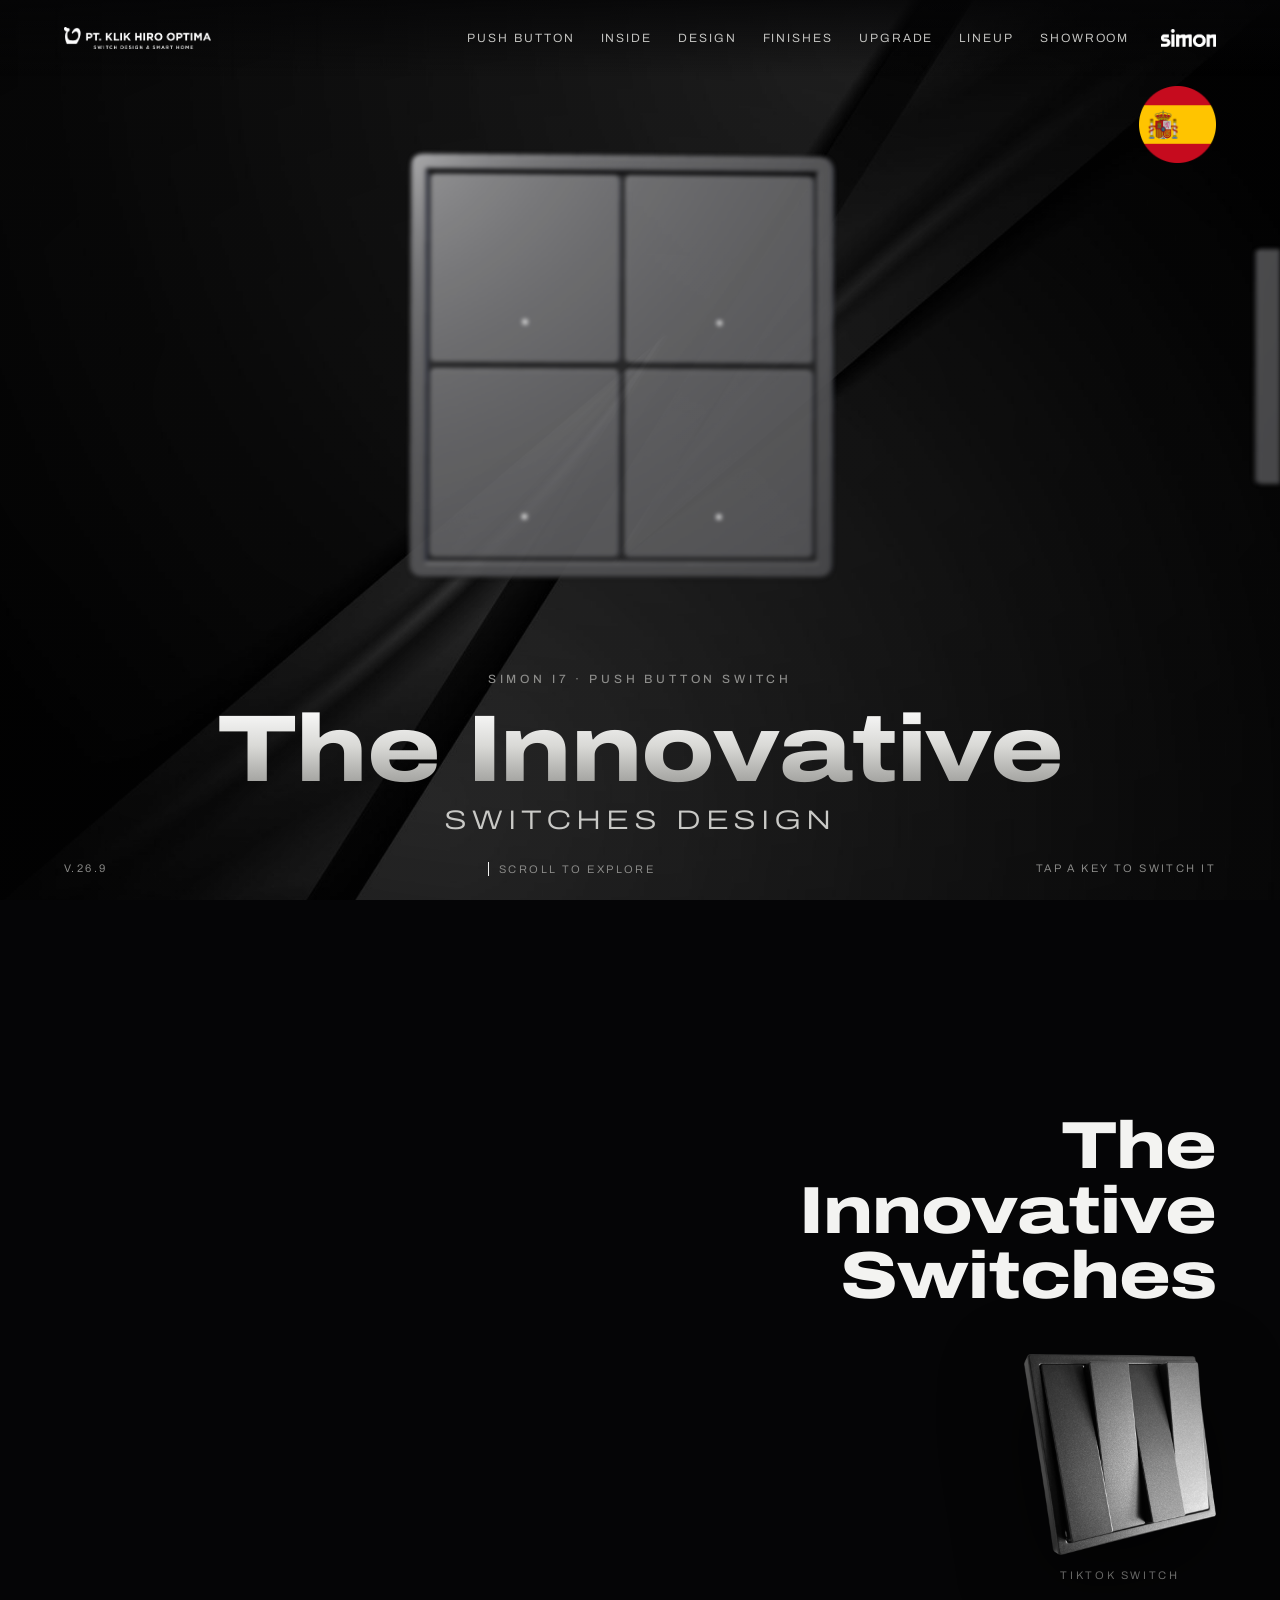
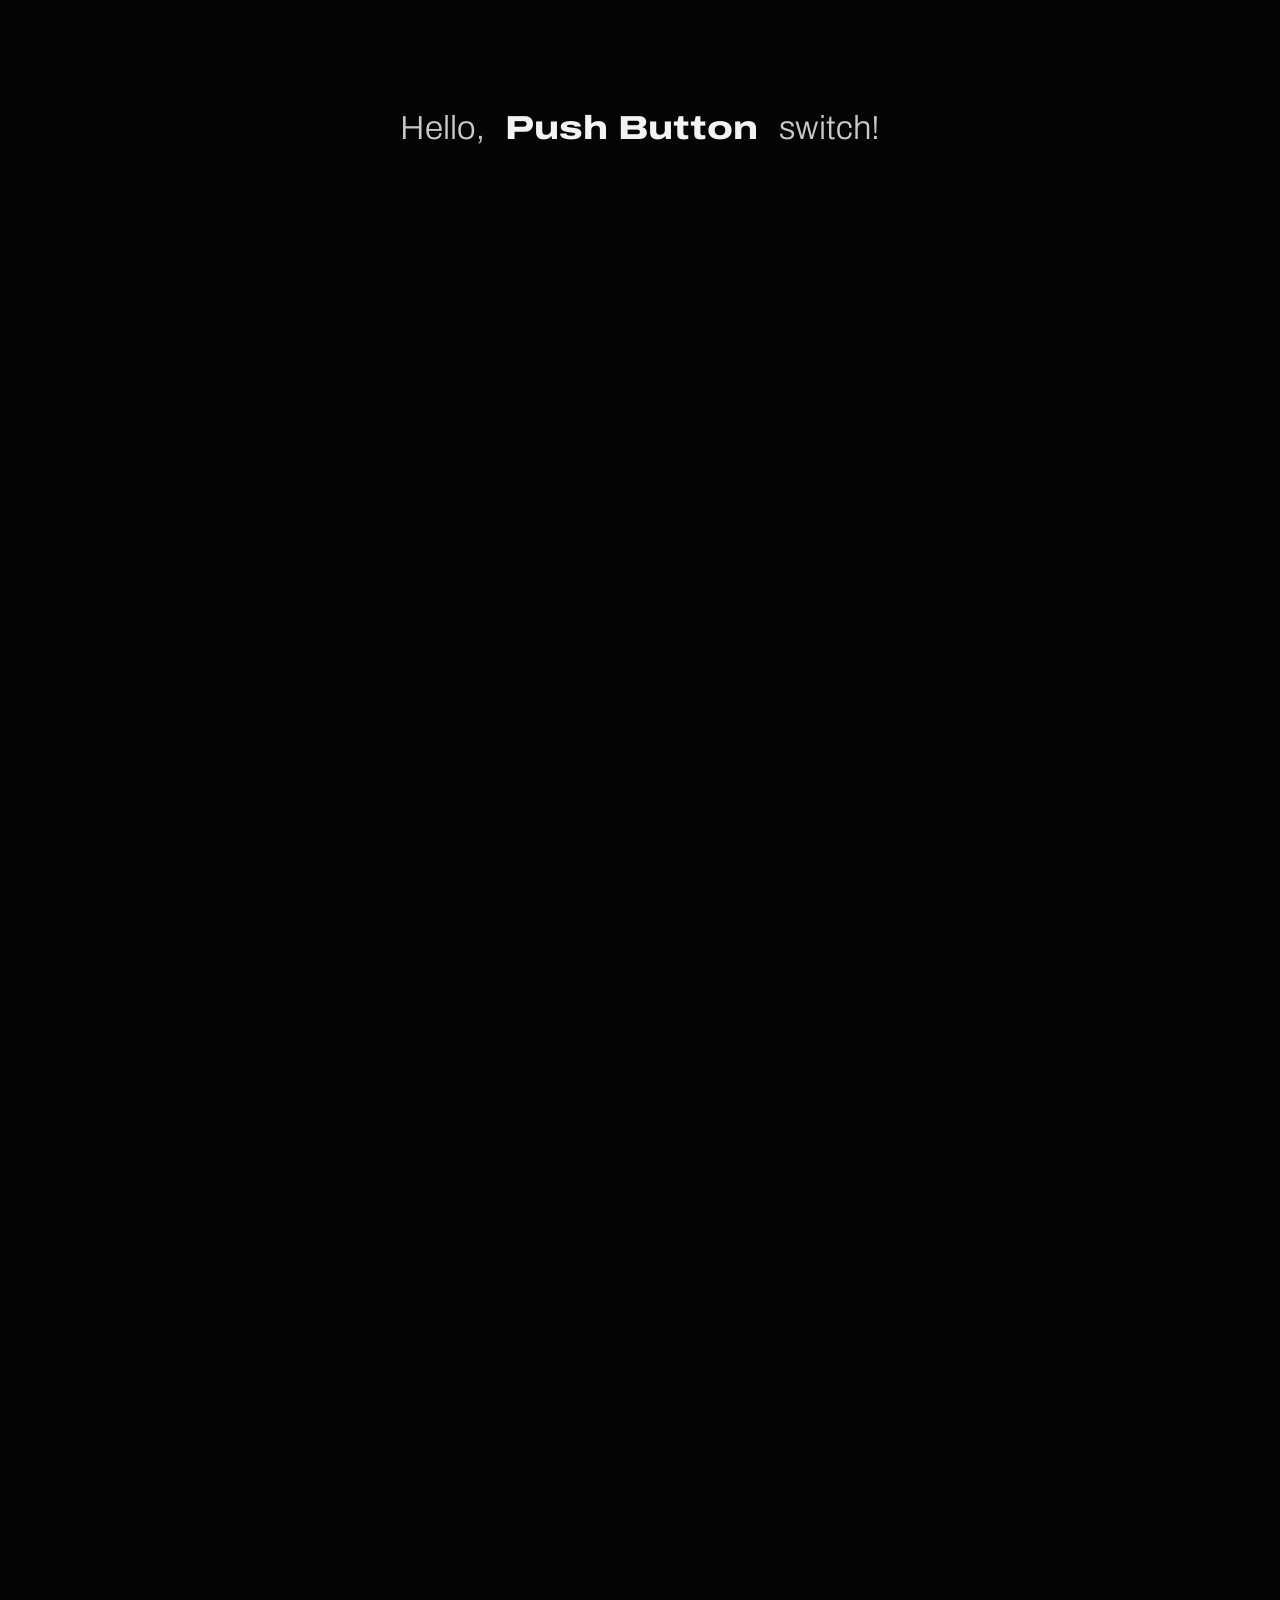
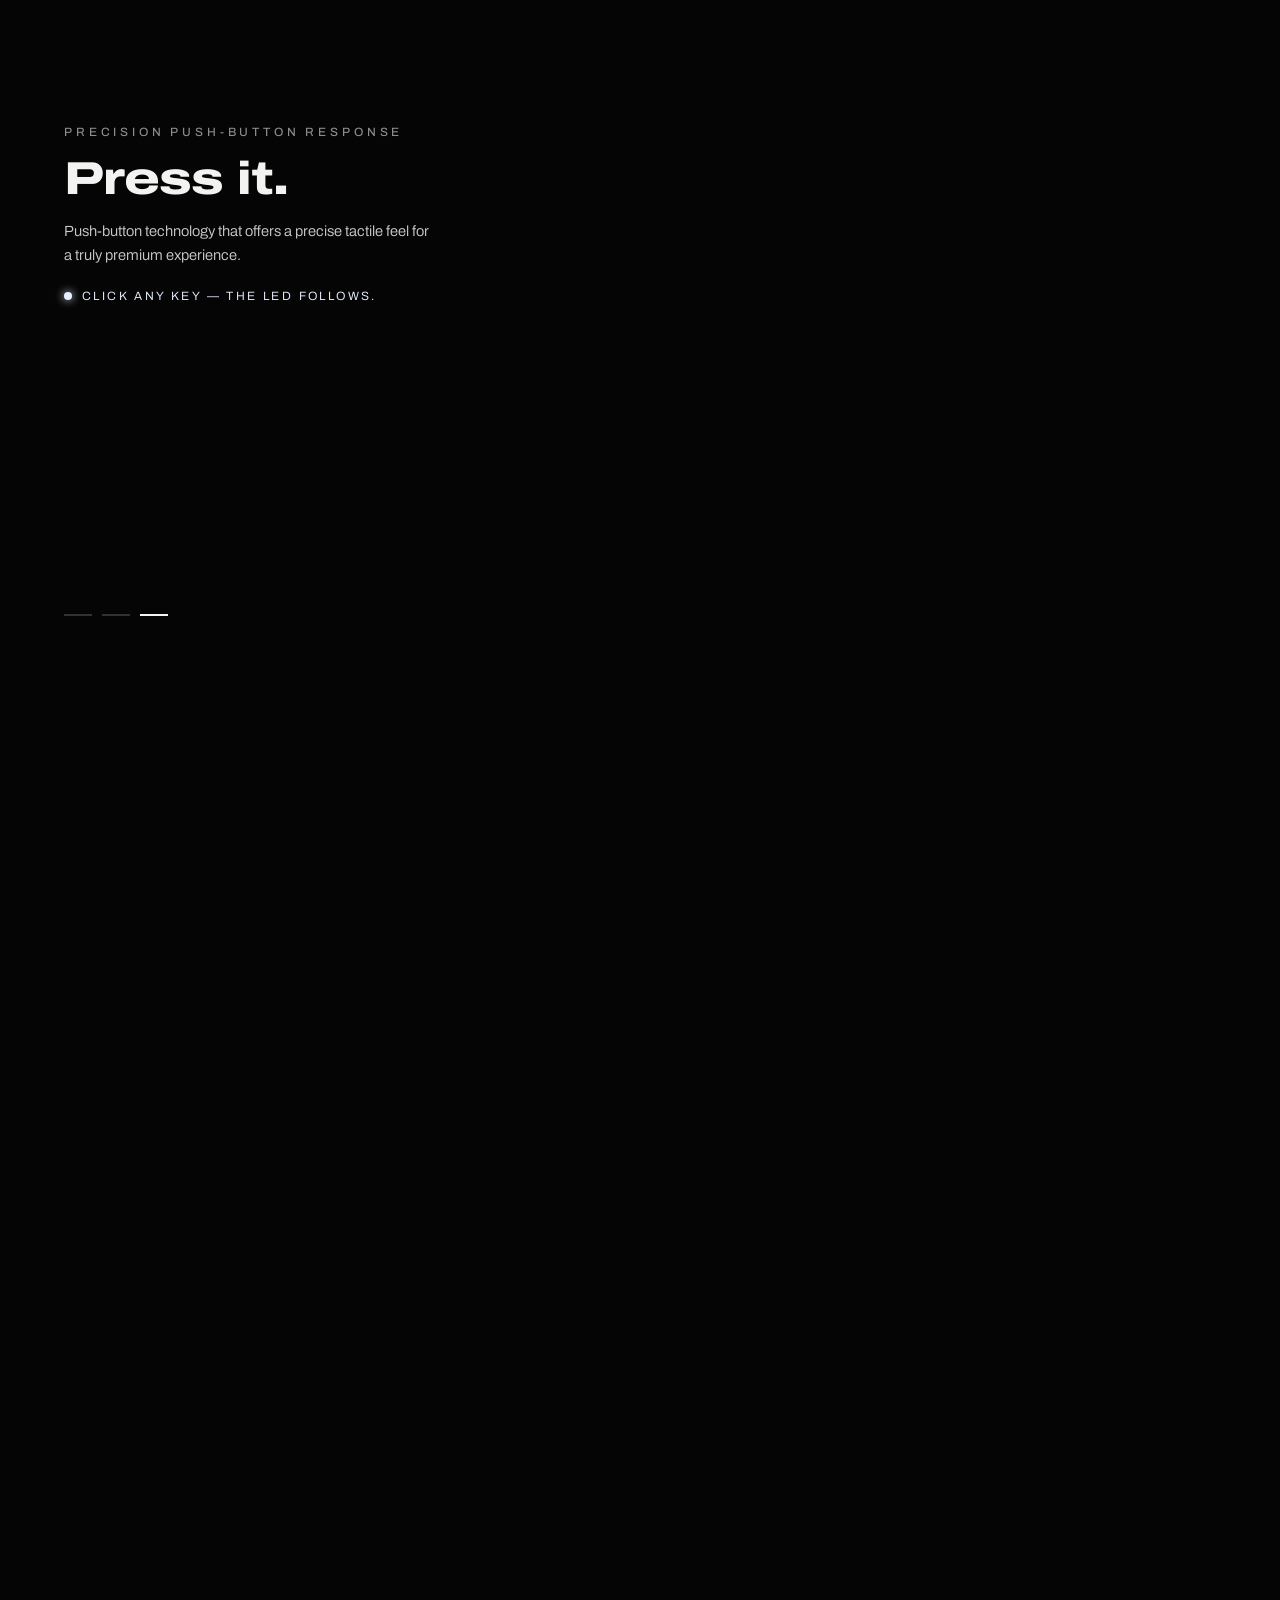
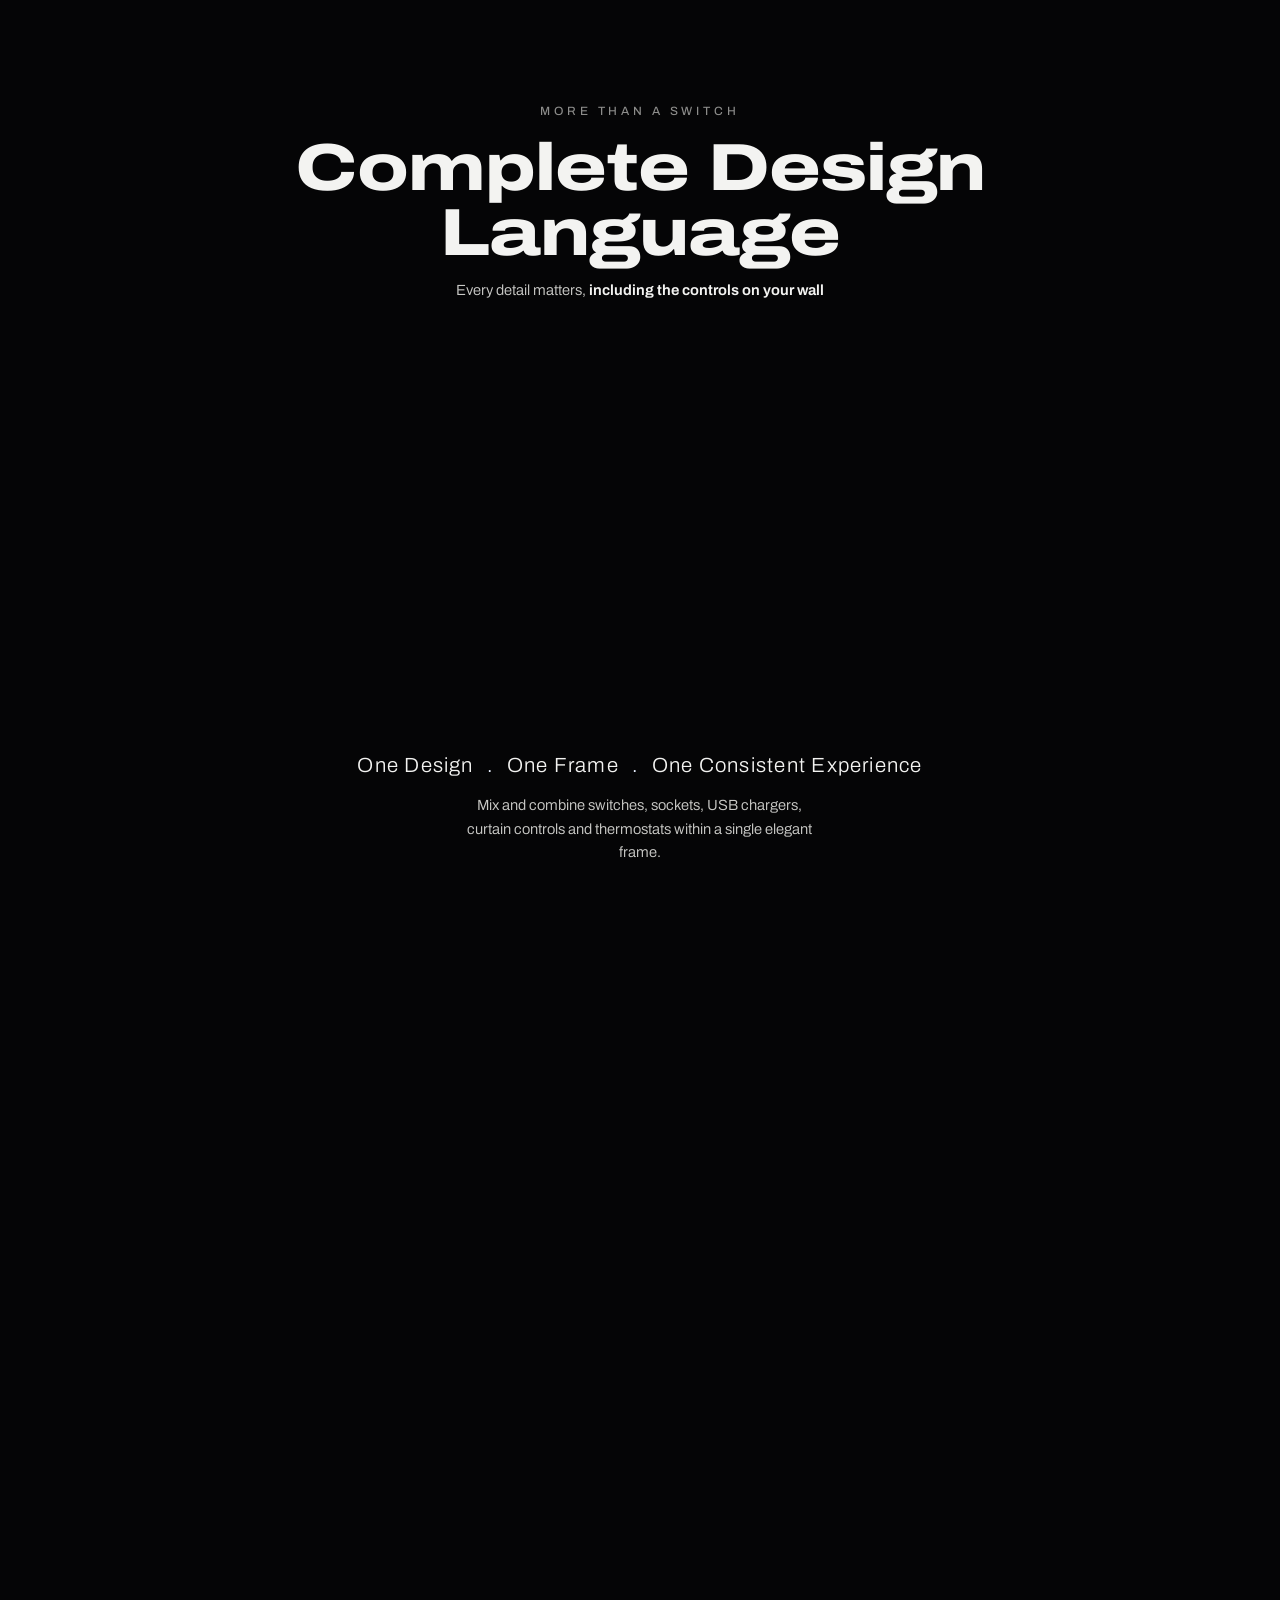
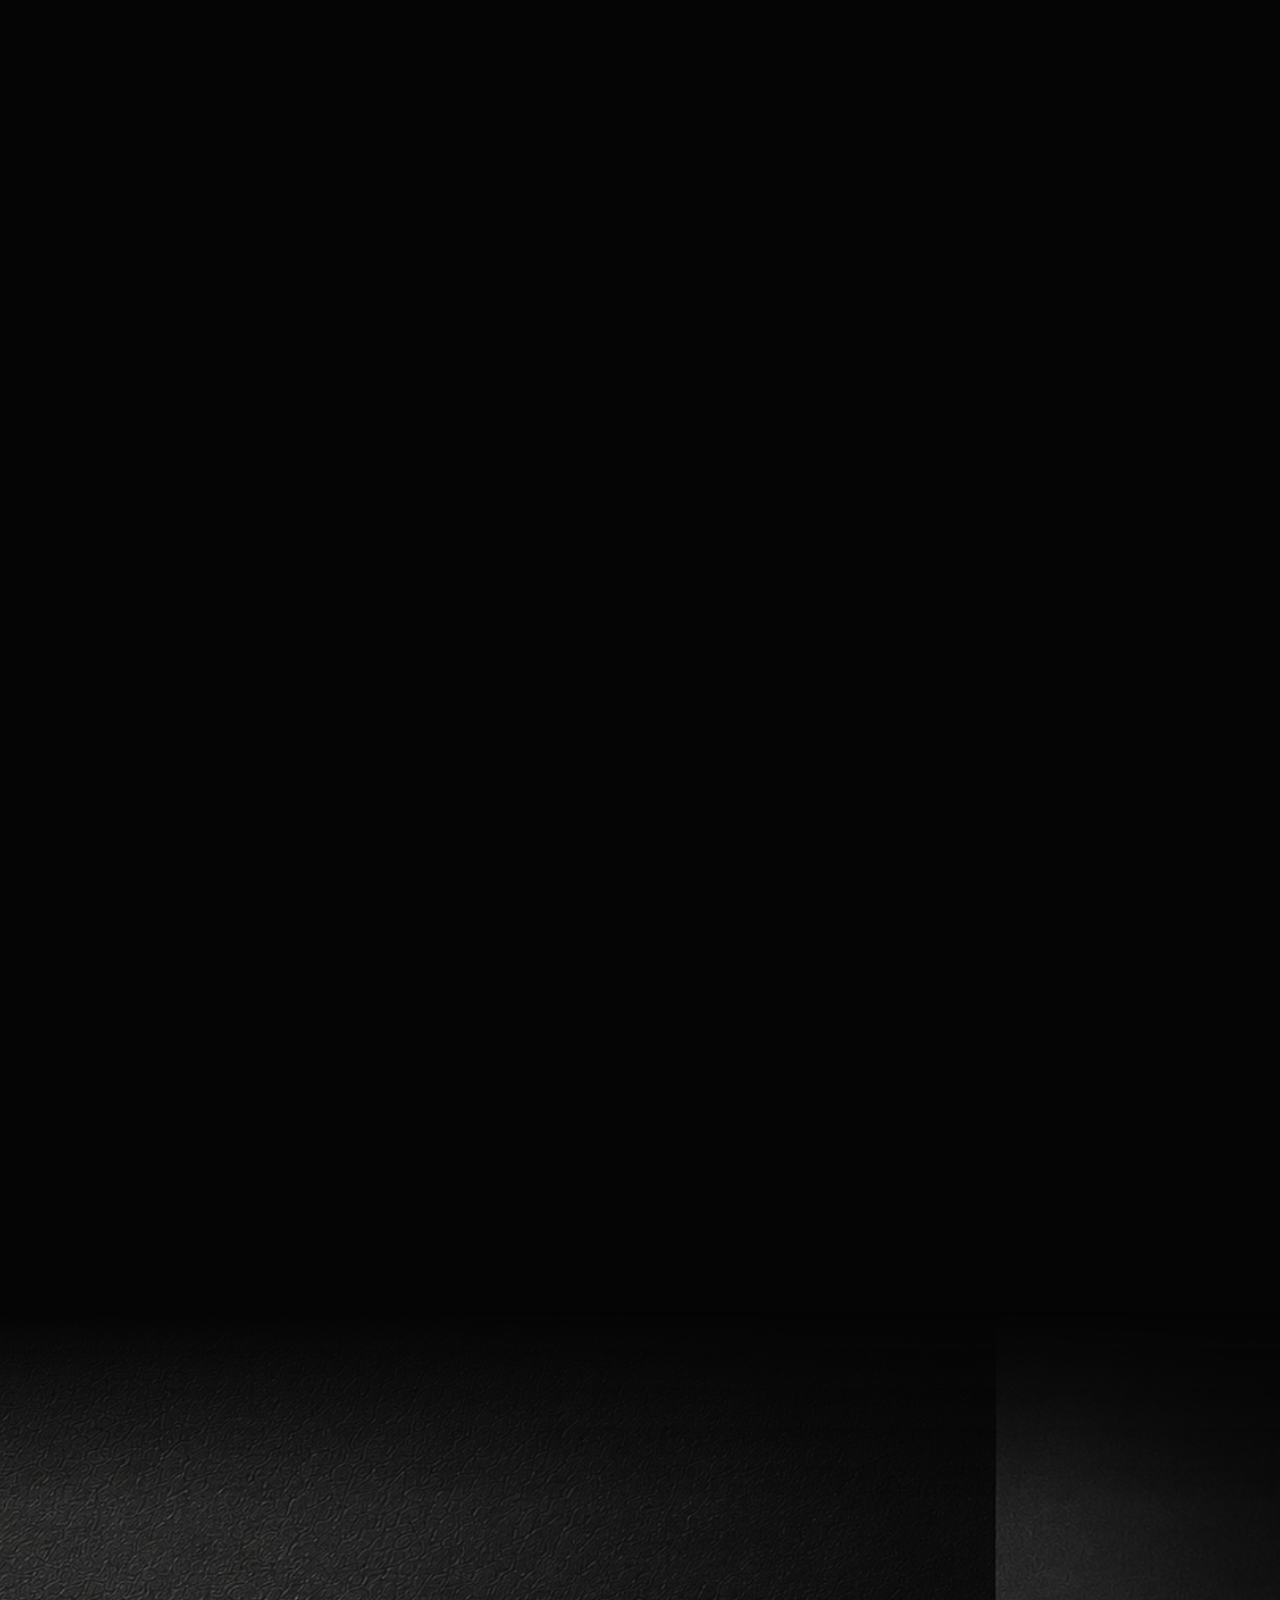
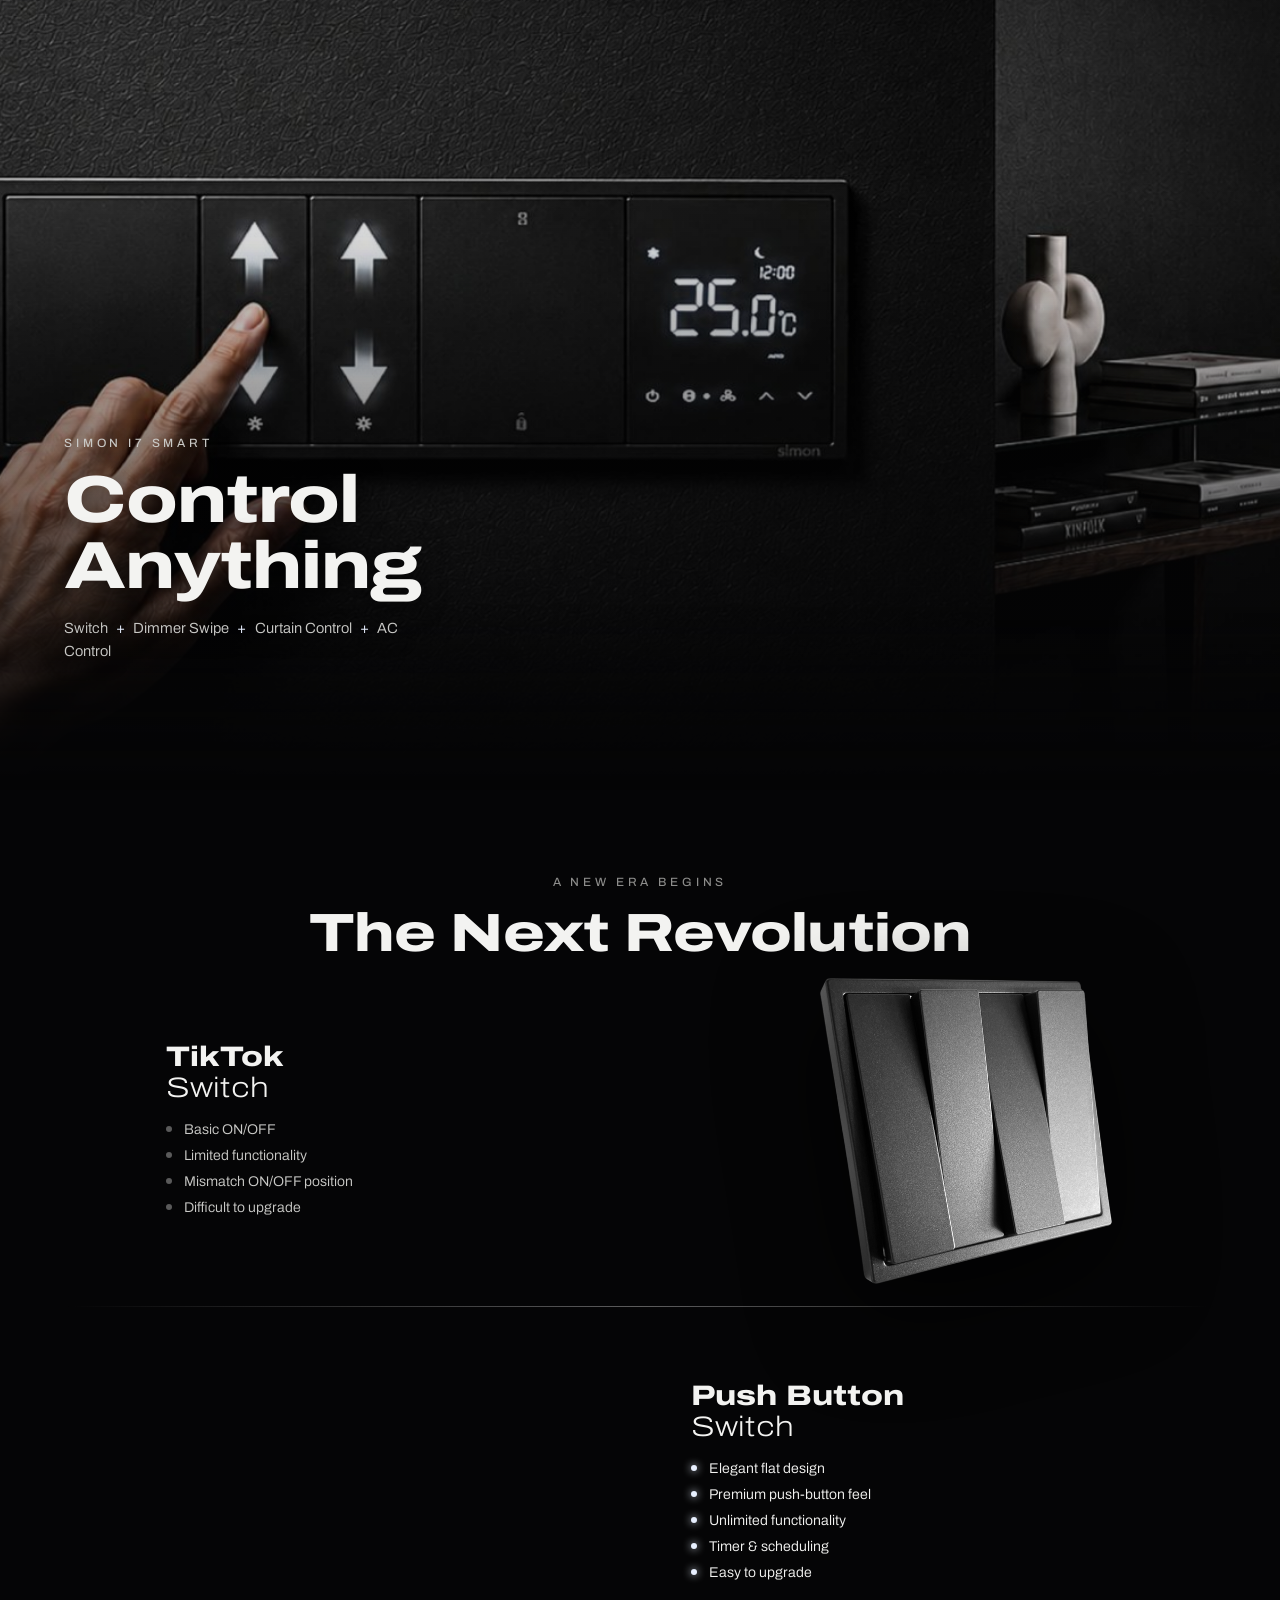
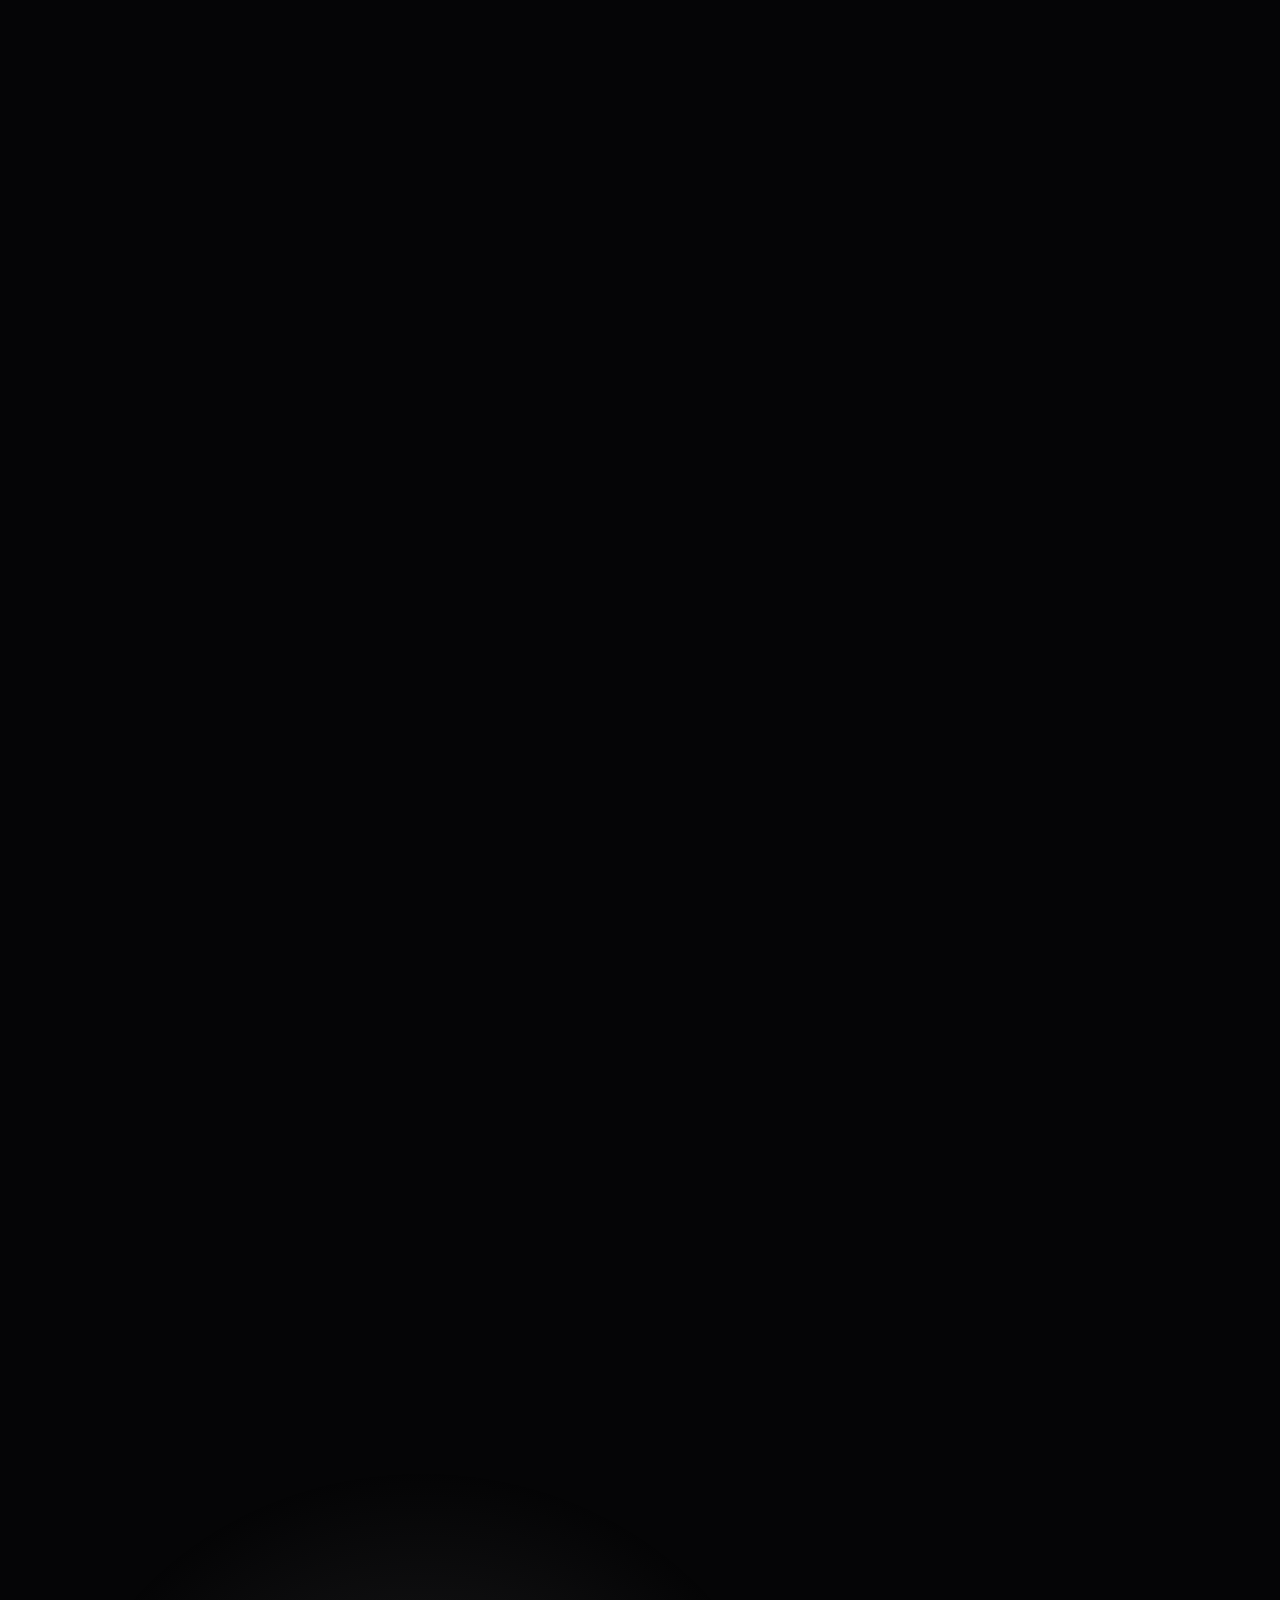
<file: index.html>
<!doctype html>
<html lang="en">
<head>
<meta charset="utf-8">
<meta name="viewport" content="width=device-width, initial-scale=1, viewport-fit=cover">
<title>Simon i7 — The Innovative Switches | PT. Klik Hiro Optima</title>
<meta name="description" content="Simon i7 Push Button switches by PT. Klik Hiro Optima — elegant flat design, premium push-button feel, five finishes, one consistent design language.">
<meta name="theme-color" content="#050506">
<link rel="stylesheet" href="css/style.css">
</head>
<body>

<!-- ============ LOADER ============ -->
<div id="loader" aria-hidden="true">
  <div class="loader-inner">
    <img src="assets/img/logo-kho.png" alt="" class="loader-kho">
    <div class="loader-bar"><span></span></div>
    <div class="loader-meta"><span>Switch Design &amp; Smart Home</span><span class="loader-pct">0%</span></div>
  </div>
</div>

<!-- ============ NAV ============ -->
<header class="nav">
  <a href="#hero" class="nav-logo" aria-label="PT. Klik Hiro Optima — home"><img src="assets/img/logo-kho.png" alt="PT. Klik Hiro Optima"></a>
  <nav class="nav-links" aria-label="Sections">
    <a href="#hello">Push Button</a>
    <a href="#anatomy">Inside</a>
    <a href="#language">Design</a>
    <a href="#space">Finishes</a>
    <a href="#upgrade">Upgrade</a>
    <a href="#lineup">Lineup</a>
    <a href="#showroom">Showroom</a>
  </nav>
  <img class="nav-simon" src="assets/img/logo-simon.png" alt="Simon">
  <button class="nav-toggle" aria-label="Open menu" aria-expanded="false"><span></span><span></span></button>
</header>
<div class="progress" aria-hidden="true"><span></span></div>

<!-- 3D stage + projected labels -->
<!-- one continuous backdrop for the whole page: layers cross-fade with the scroll -->
<div id="backdrop" aria-hidden="true">
  <div class="bd" data-bd="ribbon"><img src="assets/img/bg-ribbon.jpg" alt=""></div>
  <div class="bd" data-bd="wave"><img src="assets/img/bg-wave.jpg" alt=""></div>
  <div class="bd" data-bd="studio"></div>
  <div class="bd" data-bd="ribbon2"><img src="assets/img/bg-ribbon2.jpg" alt=""></div>
  <div class="bd" data-bd="wave2"><img src="assets/img/bg-wave2.jpg" alt=""></div>
  <div class="bd" data-bd="interior"><img src="assets/img/interior-2.jpg" alt=""></div>
  <div class="bd-vignette"></div>
  <img class="bd-floor" src="assets/img/flat-surface.jpg" alt="">
</div>
<canvas id="gl" aria-hidden="true"></canvas>
<img id="glFallback" src="assets/img/hero-switch.png" alt="Simon i7 4-gang push button switch, Dark Grey" hidden>
<div id="overlay" aria-hidden="true">
  <svg id="helloArrow" width="100%" height="100%"><path class="shaft" d=""/><path class="head" d=""/></svg>
  <div id="partLabels"></div>
  <div id="modLabels"></div>
  <div id="colorLabels"></div>
  <div id="ring">
    <svg viewBox="-100 -100 200 200" class="ring-clock"><g class="ticks"></g><circle r="92" class="ring-track"/><circle r="92" class="ring-arc"/></svg>
    <span class="chip c-time c1">06:30 · ON</span>
    <span class="chip c-time c2">23:00 · OFF</span>
    <span class="chip c-smart s1">App control</span>
    <span class="chip c-smart s2">Voice control</span>
    <span class="chip c-smart s3">Scene setup</span>
    <span class="chip c-smart s4">2-way control</span>
  </div>
</div>

<main id="main">

  <!-- ============ 1. HERO ============ -->
  <section id="hero" class="sec hero" data-sec="hero">
    <div class="hero-badge"><img src="assets/img/badge-spain.png" alt="Brand of Spain"></div>
    <div class="slot" data-slot="hero"></div>
    <div class="hero-copy">
      <p class="eyebrow intro-up">Simon i7 · Push Button Switch</p>
      <h1 class="hero-title">
        <span class="line"><span class="display intro-up">The Innovative</span></span>
        <span class="line"><span class="wide intro-up">Switches Design</span></span>
      </h1>
    </div>
    <div class="hero-foot intro-up">
      <span>V.26.9</span>
      <span class="scroll-hint"><i></i>Scroll to explore</span>
      <span class="tap-hint">Tap a key to switch it</span>
    </div>
  </section>

  <!-- ============ 2. HELLO PUSH BUTTON ============ -->
  <section id="hello" class="pin" data-sec="hello" style="--h:230">
    <div class="stick">
      <div class="hello-wrap">
        <div class="slot" data-slot="hello"></div>
        <div class="hello-side">
          <h2 class="display step-in" data-in="0.02">The Innovative<br>Switches</h2>
          <div class="tt-row step-in" data-in="0.18">
            <figure class="tiktok">
              <img src="assets/img/tiktok.png" alt="Conventional TikTok rocker switch">
              <figcaption>TikTok switch</figcaption>
            </figure>
          </div>
        </div>
        <p class="hello-line step-in" data-in="0.5">Hello, <b>Push Button</b> switch!</p>
      </div>
    </div>
  </section>

  <!-- ============ 3. ANATOMY / EXPLODED ============ -->
  <section id="anatomy" class="pin" data-sec="anatomy" style="--h:560">
    <div class="stick">
      <div class="steps" data-steps="0,0.5,0.74">
        <article class="step">
          <p class="eyebrow">Inside the i7</p>
          <h2 class="display">Precision in<br>every layer</h2>
          <p class="body">Keys, frame, LED indicators and mechanism — engineered to come together as one slim, seamless unit on your wall.</p>
        </article>
        <article class="step">
          <p class="eyebrow">Flat Surface Design</p>
          <h2 class="display">Flush.<br>Flat. Seamless.</h2>
          <p class="body">A seamless flat surface that merges effortlessly into modern spaces.</p>
        </article>
        <article class="step">
          <p class="eyebrow">Precision Push-Button Response</p>
          <h2 class="display">Press it.</h2>
          <p class="body">Push-button technology that offers a precise tactile feel for a truly premium experience.</p>
          <p class="hint"><i></i>Click any key — the LED follows.</p>
        </article>
      </div>
      <div class="slot" data-slot="anatomy"></div>
      <p class="legend" aria-hidden="true">01 Keys · 02 Frame · 03 LED board · 04 Plate · 05 Mechanism · 06 Box</p>
      <div class="step-dots" aria-hidden="true"><i></i><i></i><i></i></div>
    </div>
  </section>

  <!-- ============ 4. COMPLETE DESIGN LANGUAGE ============ -->
  <section id="language" class="pin" data-sec="language" style="--h:500">
    <div class="stick">
      <div class="lang-layout">
        <header class="lang-head step-in" data-in="0.0">
          <p class="eyebrow">More than a switch</p>
          <h2 class="display">Complete Design<br>Language</h2>
          <p class="body center">Every detail matters, <b>including the controls on your wall</b></p>
        </header>
        <div class="slot" data-slot="language"></div>
        <footer class="lang-foot step-in" data-in="0.8">
          <p class="motto">One Design <i>.</i> One Frame <i>.</i> One Consistent Experience</p>
          <p class="body center">Mix and combine switches, sockets, USB chargers, curtain controls and thermostats within a single elegant frame.</p>
        </footer>
      </div>
    </div>
  </section>

  <!-- ============ 5. CONTROL ANYTHING (photo) ============ -->
  <section id="control" class="sec photo-break" data-sec="control">
    <div class="pb-media"><img src="assets/img/hand-panel.jpg" alt="Hand swiping a Simon i7 dimmer on a multi-module panel with curtain control and AC thermostat"></div>
    <div class="pb-copy reveal">
      <p class="eyebrow">Simon i7 Smart</p>
      <h2 class="display">Control<br>Anything</h2>
      <p class="body">Switch <span>+</span> Dimmer Swipe <span>+</span> Curtain Control <span>+</span> AC Control</p>
    </div>
  </section>

  <!-- ============ 6. THE NEXT REVOLUTION ============ -->
  <section id="revolution" class="pin" data-sec="revolution" style="--h:240">
    <div class="stick">
      <div class="rev-layout">
        <header class="rev-head step-in" data-in="0.0">
          <p class="eyebrow">A new era begins</p>
          <h2 class="display">The Next Revolution</h2>
        </header>
        <div class="rev-row rev-old step-in" data-in="0.2">
          <div class="rev-text">
            <h3><b>TikTok</b> Switch</h3>
            <ul class="list-x"><li>Basic ON/OFF</li><li>Limited functionality</li><li>Mismatch ON/OFF position</li><li>Difficult to upgrade</li></ul>
          </div>
          <div class="rev-imgbox"><img class="rev-img" src="assets/img/tiktok.png" alt="TikTok rocker switch"></div>
        </div>
        <div class="rev-line step-in" data-in="0.38"></div>
        <div class="rev-row rev-new step-in" data-in="0.48">
          <div class="slot" data-slot="revolution"></div>
          <div class="rev-text">
            <h3><b>Push Button</b> Switch</h3>
            <ul class="list-v"><li>Elegant flat design</li><li>Premium push-button feel</li><li>Unlimited functionality</li><li>Timer &amp; scheduling</li><li>Easy to upgrade</li></ul>
          </div>
        </div>
      </div>
    </div>
  </section>

  <!-- ============ 7. DESIGNED FOR EVERY SPACE ============ -->
  <section id="space" class="pin" data-sec="space" style="--h:330">
    <div class="stick">
      <div class="tint" aria-hidden="true"></div>
      <div class="space-layout">
      <div class="slot" data-slot="space"></div>
      <div class="config">
        <p class="eyebrow">Configure</p>
        <h2 class="display">Designed for <br>Every Space</h2>
        <p class="cfg-hint">Mix any finish with any configuration — tap to try.</p>
        <div class="cfg-group">
          <p class="cfg-label">Configurations</p>
          <div class="chips" role="group" aria-label="Configurations">
            <button class="chip-btn" data-gang="1">1 gang</button>
            <button class="chip-btn" data-gang="2">2 gang</button>
            <button class="chip-btn" data-gang="3">3 gang</button>
            <button class="chip-btn" data-gang="4">4 gang</button>
          </div>
        </div>
        <div class="cfg-group">
          <p class="cfg-label">Colors <span class="cfg-name">Dark Grey</span></p>
          <div class="swatches" role="group" aria-label="Colors">
            <button class="sw" data-color="white" style="--c:#e9e9e7" aria-label="White"></button>
            <button class="sw" data-color="champ" style="--c:#d8c6a1" aria-label="Champagne"></button>
            <button class="sw" data-color="dgrey" style="--c:#5d5d5f" aria-label="Dark Grey"></button>
            <button class="sw" data-color="black" style="--c:#262627" aria-label="Black Doff"></button>
            <button class="sw" data-color="mocha" style="--c:#48433b" aria-label="Mocha"></button>
          </div>
        </div>
      </div>
      </div>
      <div class="finale-layout">
        <header class="finale-head">
          <p class="eyebrow">Five finishes</p>
          <h2 class="display">One switch.<br>Every space.</h2>
        </header>
        <div class="slot" data-slot="lineup"></div>
      </div>
    </div>
  </section>

  <!-- ============ 8. GALLERY ============ -->
  <section id="gallery" class="sec gallery" data-sec="gallery">
    <header class="gal-head reveal">
      <p class="eyebrow">Every detail matters</p>
      <h2 class="display">Including the controls<br>on your wall</h2>
    </header>
    <div class="gal-grid">
      <figure class="g1 reveal"><div class="ph"><img src="assets/img/socket-combo.jpg" alt="Simon i7 4-gang switch combined with universal socket and USB charger" loading="lazy"></div><figcaption>Switches, sockets &amp; USB chargers — one frame</figcaption></figure>
      <figure class="g2 reveal"><div class="ph"><img src="assets/img/marble-wall.jpg" alt="Simon i7 multi-module frame on a marble wall" loading="lazy"></div><figcaption>Multi-gang frames, endless combinations</figcaption></figure>
      <figure class="g3 reveal"><div class="ph"><img src="assets/img/i7-bedroom.jpg" alt="Simon i7 switches in a modern dark bedroom" loading="lazy"></div><figcaption>Designed for every space</figcaption></figure>
      <figure class="g4 reveal"><div class="ph"><img src="assets/img/concrete-wall.jpg" alt="Simon i7 switch on a concrete wall" loading="lazy"></div><figcaption>Start simple</figcaption></figure>
    </div>
  </section>

  <!-- ============ 9. UPGRADE ANYTIME ============ -->
  <section id="upgrade" class="pin" data-sec="upgrade" style="--h:460">
    <div class="stick">
      <div class="up-layout">
        <div class="up-top">
          <header class="up-head">
            <p class="eyebrow">Start simple</p>
            <h2 class="display">Upgrade<br>Anytime</h2>
          </header>
          <p class="up-final"><b>Make the Innovation</b><span>for your home</span></p>
        </div>
        <div class="slot" data-slot="upgrade"></div>
        <ol class="timeline" data-steps="0,0.34,0.62">
          <li class="step"><span class="t">Today</span><p>Elegant flat design with a premium push-button feel. Light on, light off.</p></li>
          <li class="step"><span class="t">Tomorrow</span><p>Timer &amp; scheduling — let the switch follow your routine.</p></li>
          <li class="step"><span class="t">Future</span><p>Unlimited functionality: app control, voice control, scene setup and 2-way control.</p></li>
        </ol>
      </div>
    </div>
  </section>

  <!-- ============ 10. SIMON LINEUP ============ -->
  <section id="lineup" class="pin" data-sec="lineup" style="--h:460">
    <div class="stick">
      <div class="track">
        <article class="lu-intro">
          <img src="assets/img/logo-simon.png" alt="Simon" class="lu-logo">
          <p class="eyebrow">Since 1916 · Barcelona</p>
          <h2 class="display">The Simon<br>Lineup</h2>
          <p class="body">Luxury and modern series from the Simon catalog — available through PT. Klik Hiro Optima.</p>
          <p class="lu-drag"><i></i>Scroll down or swipe sideways</p>
        </article>
        <a class="card card-link" href="simon-i7.html"><div class="ph"><img src="assets/img/series-i7.jpg" alt="Simon i7 multi-gang switches" loading="lazy"></div>
          <p class="tag">Luxury Series</p><h3>Simon i7</h3><p class="tl">Elegant · Simple · Unique · Sophisticated</p>
          <p class="meta">Multigang frames up to 5 gangs · White, Champagne, Mocha, Dark Grey, Black Doff</p><span class="go">Explore Simon i7 →</span></a>
        <a class="card card-link" href="simon-m7.html"><div class="ph"><img src="assets/img/series-m7.jpg" alt="Simon M7 in a dark kitchen" loading="lazy"></div>
          <p class="tag">Luxury Series</p><h3>Simon M7</h3><p class="tl">Selected Material · Slim Aesthetics · Smart Inspiration</p>
          <p class="meta">M7 Gem (Glass) · M7 Metal · M7 Air (Polycarbonate)</p><span class="go">Explore Simon M7 →</span></a>
        <a class="card card-link" href="simon-m3.html"><div class="ph"><img src="assets/img/series-m3.jpg" alt="Simon M3 switch in a bathroom" loading="lazy"></div>
          <p class="tag">Modern Series</p><h3>Simon M3</h3><p class="tl">Boundless &amp; Fearless</p>
          <p class="meta">Fearless &amp; frameless design</p><span class="go">Explore Simon M3 →</span></a>
        <a class="card card-link" href="simon-m1.html"><div class="ph"><img src="assets/img/series-m1.jpg" alt="Simon M1 switch" loading="lazy"></div>
          <p class="tag">Modern Series</p><h3>Simon M1</h3><p class="tl">Designed for living. Built for development.</p>
          <p class="meta">Switches, sockets, control &amp; regulation</p><span class="go">Explore Simon M1 →</span></a>
        <a class="card card-link" href="simon-e6.html"><div class="ph"><img src="assets/img/series-e6.jpg" alt="Simon E6 switch" loading="lazy"></div>
          <p class="tag">Modern Series</p><h3>Simon E6</h3><p class="tl">Endless Freedom</p>
          <p class="meta">Elegant · Luxury · Design</p><span class="go">Explore Simon E6 →</span></a>
        <a class="card card-link" href="simon-e3.html"><div class="ph"><img src="assets/img/series-e3.jpg" alt="Simon E3 switch" loading="lazy"></div>
          <p class="tag">Modern Series</p><h3>Simon E3</h3><p class="tl">Essential Design, Maximum Functionality</p>
          <p class="meta">White, Silver, Champagne, Grey, Black</p><span class="go">Explore Simon E3 →</span></a>
        <a class="card card-link" href="simon-docking.html"><div class="ph"><img src="assets/img/docking.jpg" alt="Simon Docking Family" loading="lazy"></div>
          <p class="tag">Docking Family</p><h3>One Dock.</h3><p class="tl">Endless possibilities</p>
          <p class="meta">Reading lamp kit · Wall light kit · Fully customized</p><span class="go">Explore Docking →</span></a>
        <a class="card card-link" href="simon-homepad.html"><div class="ph"><img src="assets/img/smart-home.jpg" alt="Homepad Pro Max smart home panel" loading="lazy"></div>
          <p class="tag">Simple Smart Home</p><h3>Homepad Pro Max</h3><p class="tl">Simple installations · Simple to use · Simple budget</p>
          <p class="meta">Zigbee · smart control · scenes</p><span class="go">Explore Homepad →</span></a>
      </div>
      <div class="lu-progress"><span></span></div>
      <div class="lu-nav"><button type="button" data-lu="-1" aria-label="Previous series">&#8592;</button><button type="button" data-lu="1" aria-label="Next series">&#8594;</button></div>
    </div>
  </section>

  <!-- ============ 11. CTA ============ -->
  <section id="cta" class="sec cta" data-sec="cta">
    <h2 class="cta-title reveal"><span class="display">Make the Innovation</span><span class="wide">for your home</span></h2>
    <div class="cta-actions reveal">
      <a class="btn btn-solid" href="#showroom">Visit a showroom</a>
      <a class="btn btn-ghost" href="https://www.instagram.com/klikhirooptima" target="_blank" rel="noopener">Follow @klikhirooptima</a>
    </div>
  </section>

  <!-- ============ 12. SHOWROOM ============ -->
  <footer id="showroom" class="showroom" data-sec="showroom">
    <div class="sr-top">
      <img src="assets/img/logo-kho.png" alt="PT. Klik Hiro Optima — Switch Design &amp; Smart Home" class="sr-kho">
      <img src="assets/img/logo-simon.png" alt="Simon" class="sr-simon">
    </div>
    <div class="sr-grid">
      <div class="sr-office reveal">
        <h3>Office</h3>
        <p>Jl. Kwini 8 No. 10, Jakarta Pusat 10410</p>
        <p><a href="tel:+62213811168">(021) 3811 168</a></p>
        <p><a href="mailto:klikhirooptima@gmail.com">klikhirooptima@gmail.com</a></p>
      </div>
      <div class="sr-list">
        <p class="eyebrow">Showroom</p>
        <div class="sr-cards">
          <div class="reveal"><h4>PIK 1</h4><p><b>Rukan Metro Broadway</b><br>9BE, PIK, Jakarta Utara 14460</p></div>
          <div class="reveal"><h4>PIK 2</h4><p><b>Indonesia Design District,</b><br>Blok Market Place, Unit S7a<br>Jl. Rasuna Said PIK 2</p></div>
          <div class="reveal"><h4>Alam Sutera</h4><p><b>Open Door</b> (Design and Lifestyle Centre)<br>The Flavor Bliss Lot 28-29 Unit 59<br>Jl. Alam Sutera Boulevard Kav 6, Serpong, Banten</p></div>
          <div class="reveal"><h4>Green Lake</h4><p><b>Korean Town</b> Blok RCBB No. 33,<br>Green Lake City, Tangerang</p></div>
        </div>
      </div>
    </div>
    <div class="sr-bottom">
      <a href="https://switchdesignandsmarthome.com" target="_blank" rel="noopener">switchdesignandsmarthome.com</a>
      <a href="https://www.instagram.com/klikhirooptima" target="_blank" rel="noopener">@klikhirooptima</a>
      <span>© 2026 PT. Klik Hiro Optima. All rights reserved.</span>
    </div>
  </footer>
</main>

<script src="js/vendor/three.min.js"></script>
<script src="js/vendor/gsap.min.js"></script>
<script src="js/vendor/lenis.min.js"></script>
<script src="js/switch3d.js"></script>
<script src="js/main.js"></script>
</body>
</html>
</file>
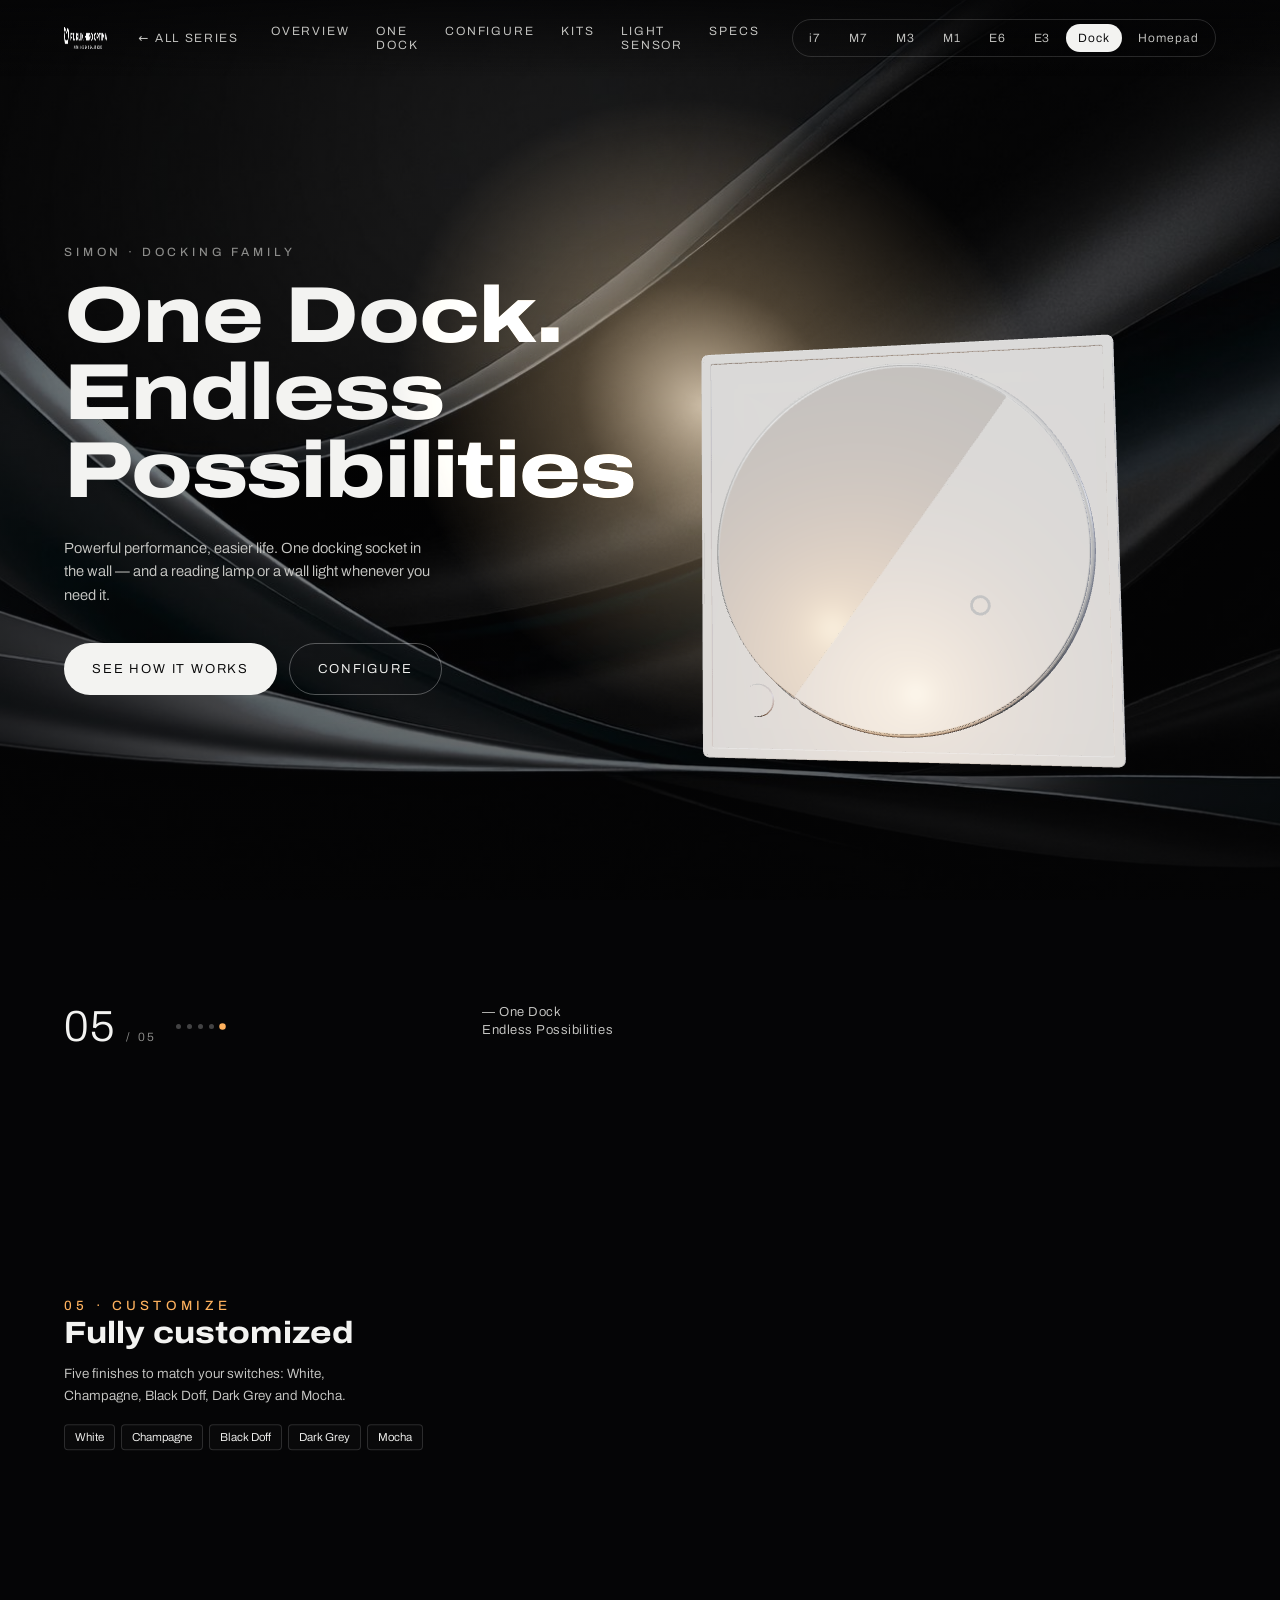
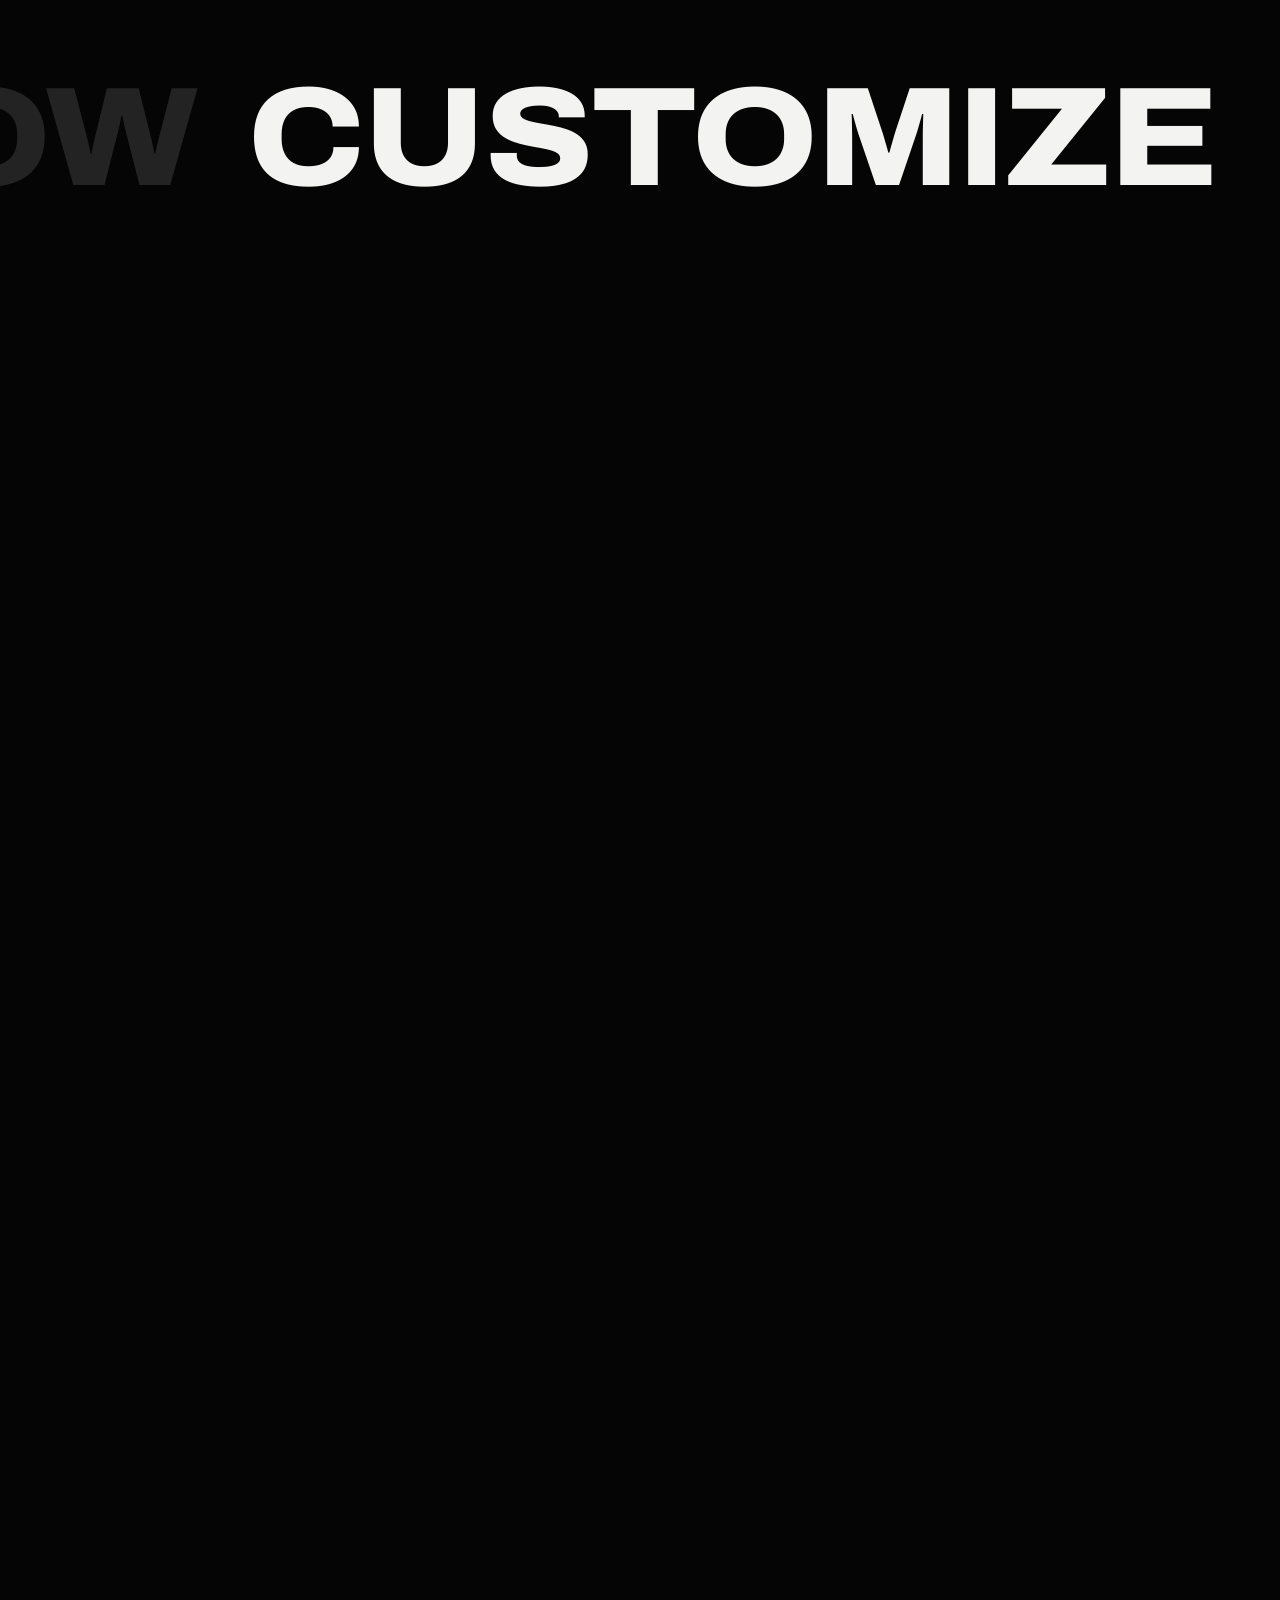
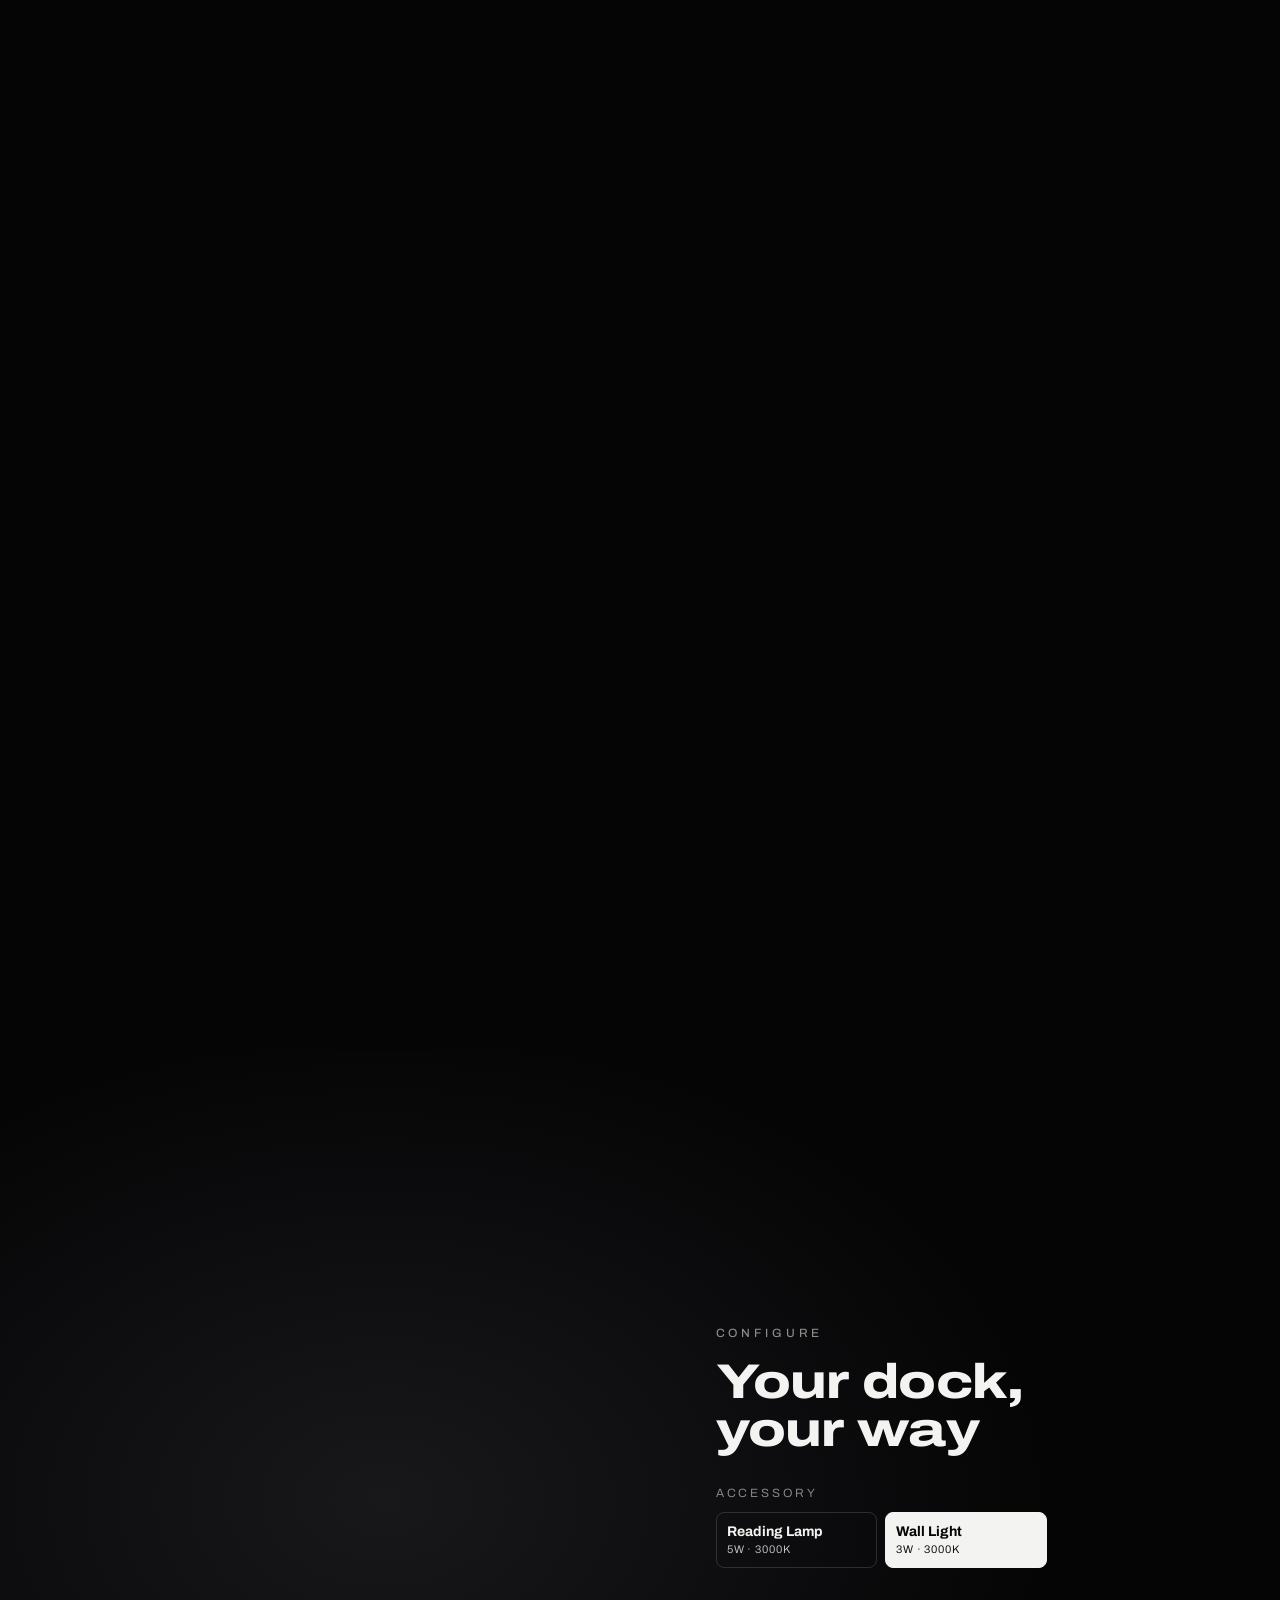
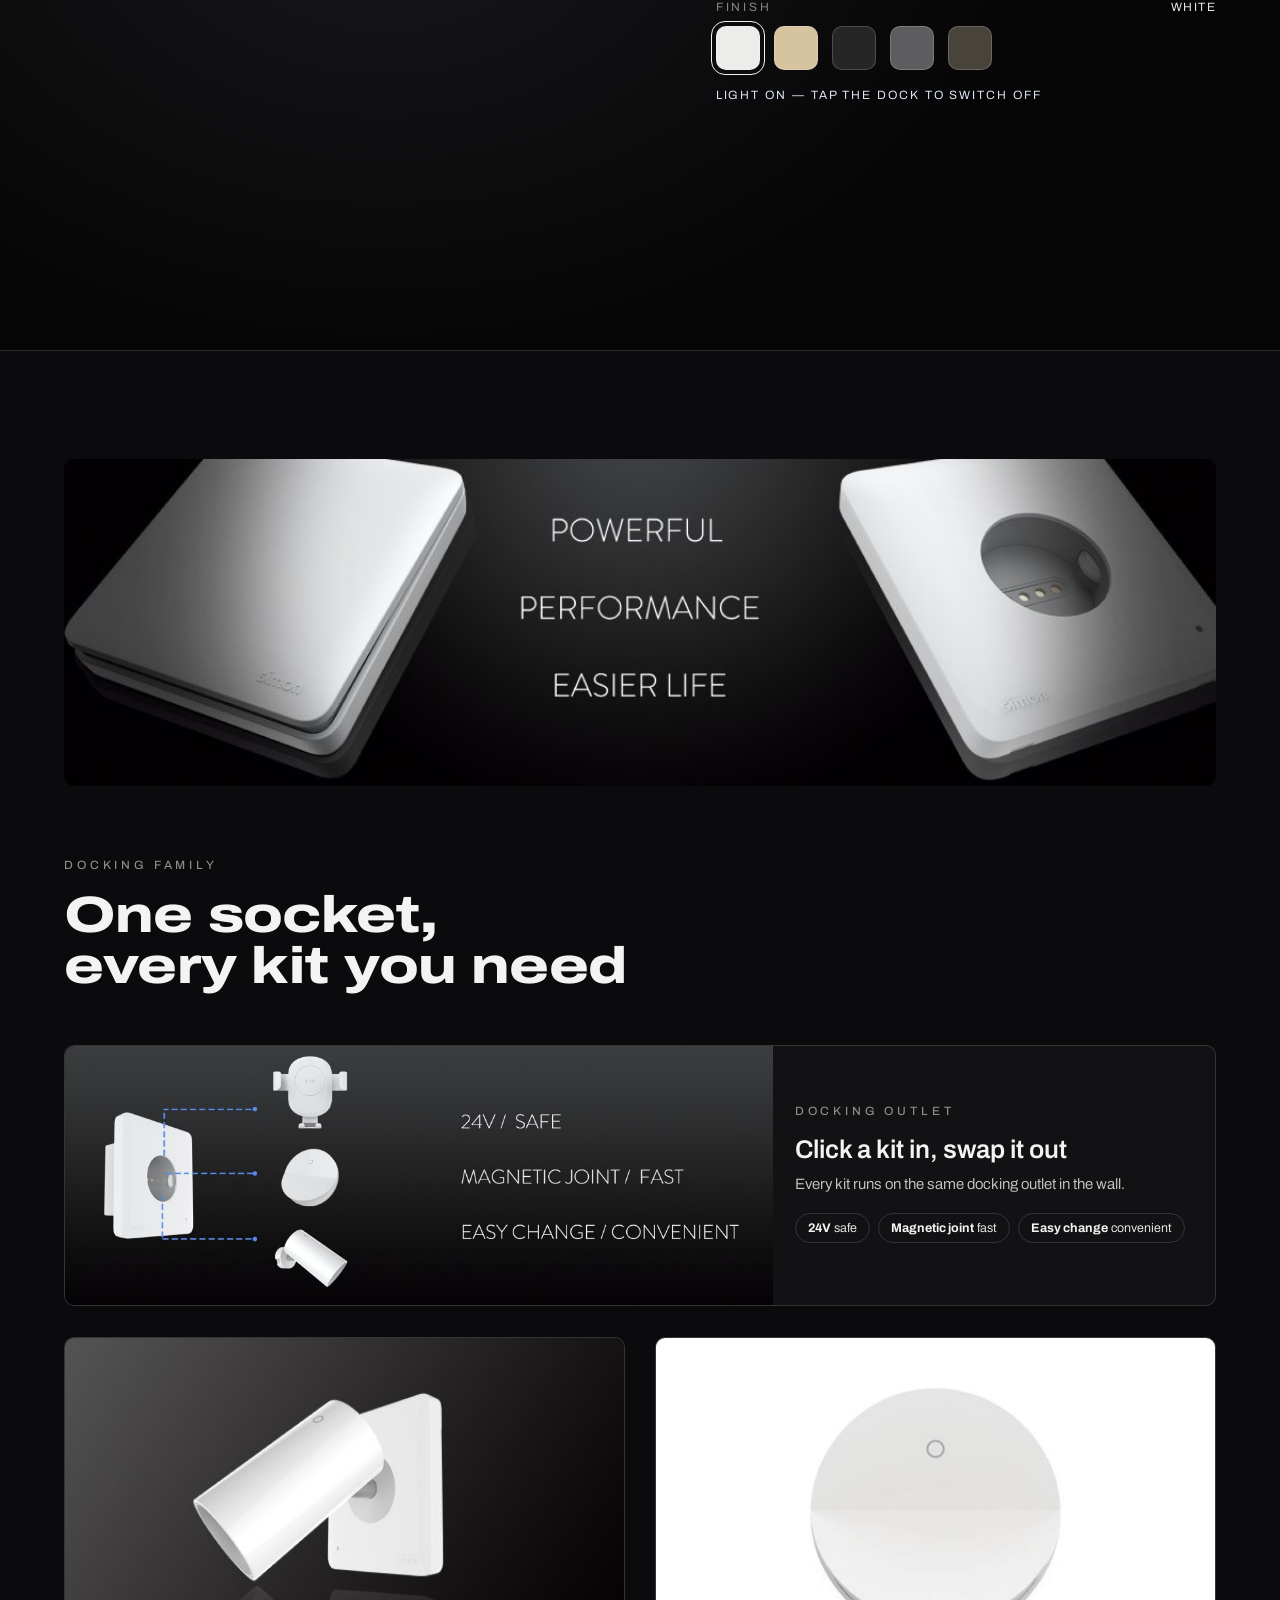
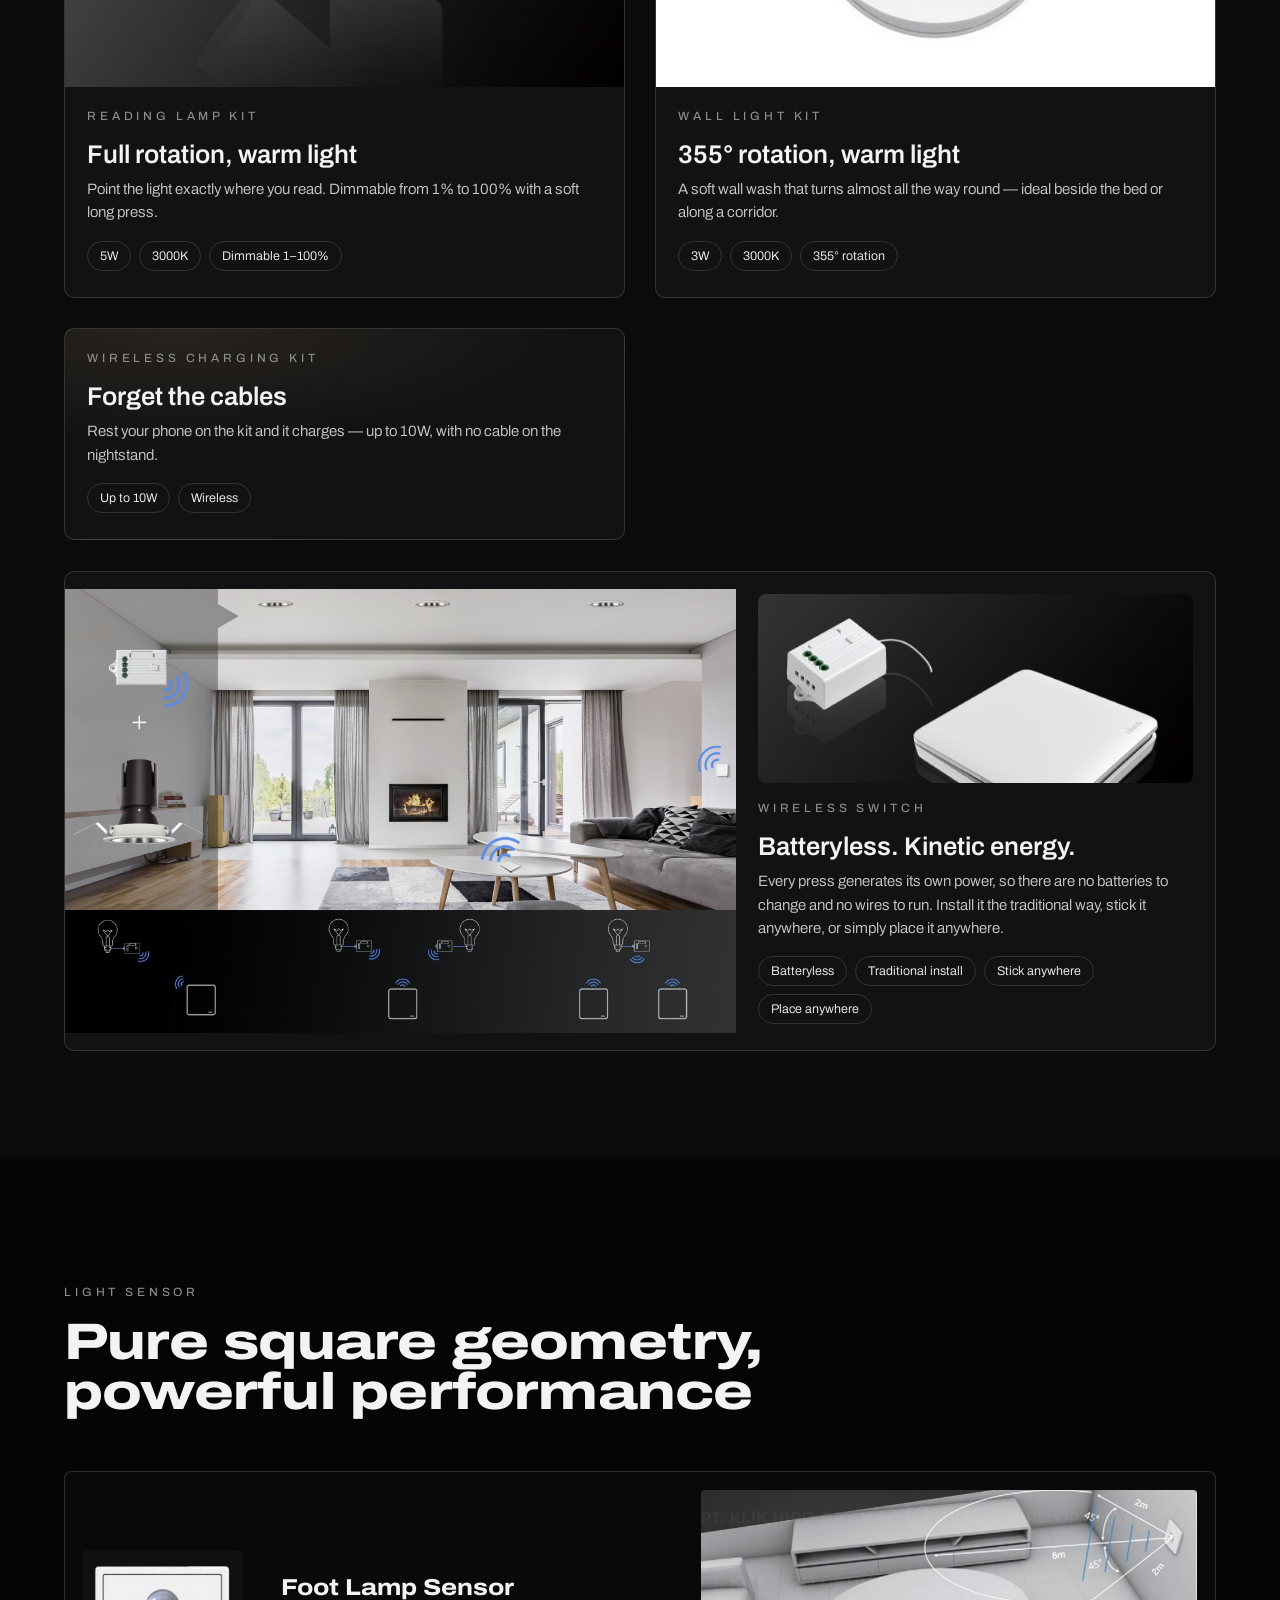
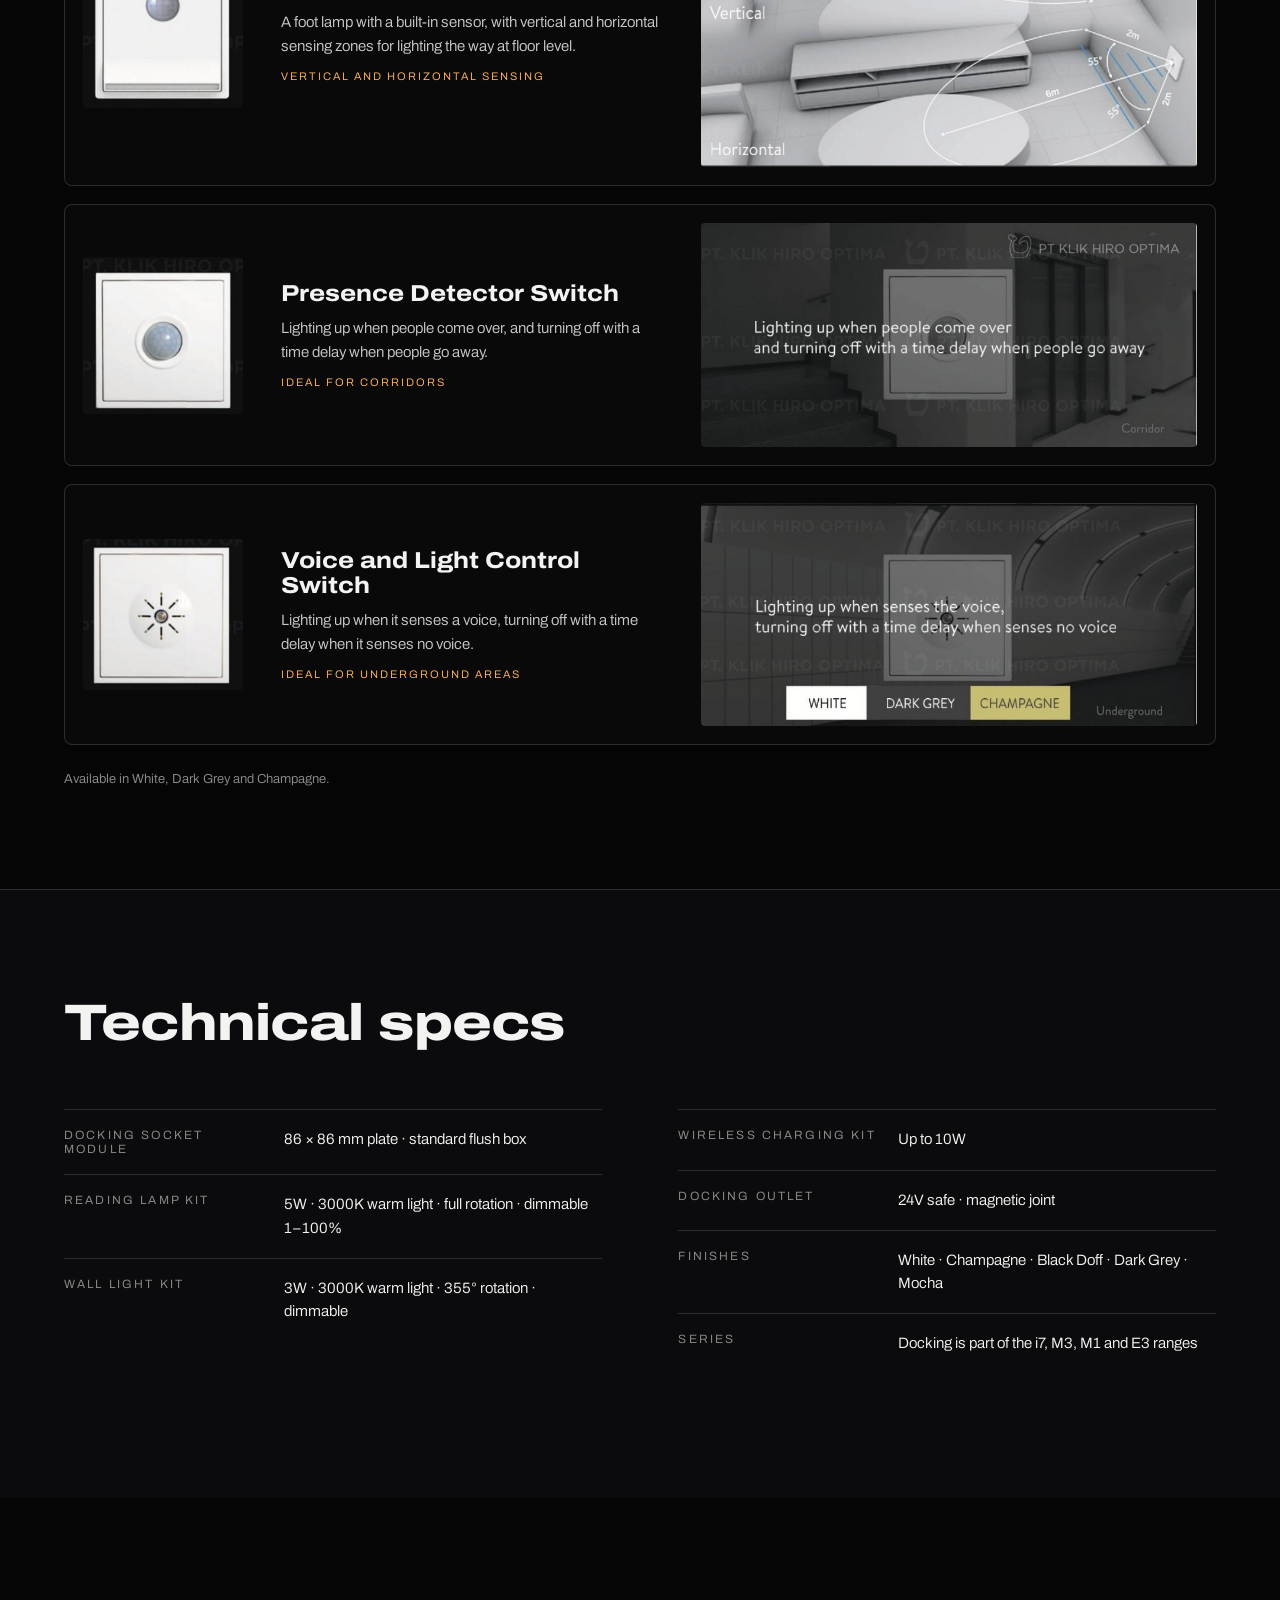
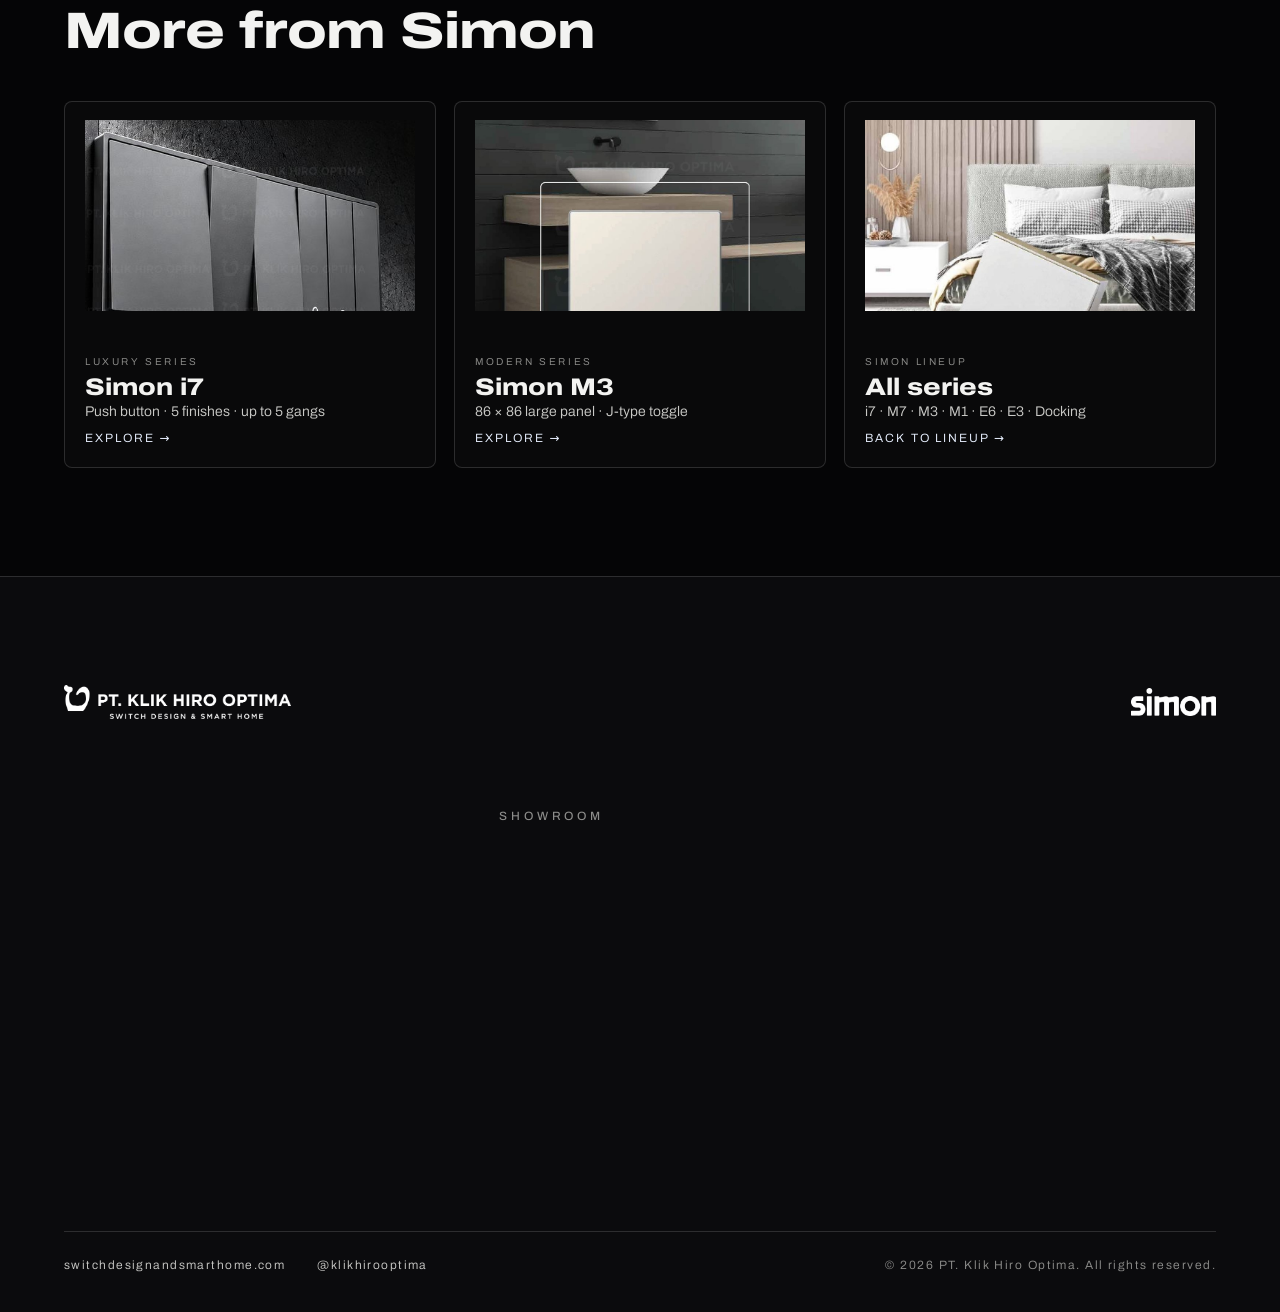
<file: simon-docking.html>
<!doctype html>
<html lang="en">
<head>
<meta charset="utf-8">
<meta name="viewport" content="width=device-width, initial-scale=1, viewport-fit=cover">
<title>Simon Docking Family — One Dock. Endless Possibilities | PT. Klik Hiro Optima</title>
<meta name="description" content="Simon Docking Family: one docking socket, endless possibilities — Reading Lamp Kit and Wall Light Kit, in five finishes. Plus Simon light sensors.">
<meta name="theme-color" content="#050506">
<link rel="stylesheet" href="css/style.css">
<link rel="stylesheet" href="css/product.css">
<link rel="stylesheet" href="css/docking.css">
</head>
<body class="product product-dock">
<div id="loader" aria-hidden="true"><div class="loader-inner"><img src="assets/img/logo-kho.png" alt="" class="loader-kho"><div class="loader-bar"><span style="transform:scaleX(1)"></span></div><div class="loader-meta"><span>Simon Docking</span><span>Loading</span></div></div></div>
<header class="nav">
  <a href="index.html" class="nav-logo" aria-label="PT. Klik Hiro Optima — home"><img src="assets/img/logo-kho.png" alt="PT. Klik Hiro Optima"></a>
  <a href="index.html#lineup" class="nav-back">← All series</a>
  <nav class="nav-links" aria-label="Sections"><a href="#hero">Overview</a><a href="#story">One Dock</a><a href="#config">Configure</a><a href="#family">Kits</a><a href="#sensors">Light Sensor</a><a href="#specs">Specs</a></nav>
  <div class="nav-series" aria-label="Series"><a href="simon-i7.html">i7</a><a href="simon-m7.html">M7</a><a href="simon-m3.html">M3</a><a href="simon-m1.html">M1</a><a href="simon-e6.html">E6</a><a href="simon-e3.html">E3</a><a href="simon-docking.html" class="on" aria-current="page">Dock</a><a href="simon-homepad.html">Homepad</a></div>
</header>
<div class="progress" aria-hidden="true"><span></span></div>
<div class="grid-bg" aria-hidden="true"></div>
<canvas id="gl" aria-hidden="true"></canvas>

<main id="main">
  <section id="hero" class="d-hero" data-mode="hero">
    <div class="bg dim"><img src="assets/img/bg-wave.jpg" alt=""></div>
    <div class="d-hero-layout">
      <div class="d-hero-copy">
        <p class="eyebrow">Simon · Docking Family</p>
        <h1><span class="w"><span class="split-letter">O</span><span class="split-letter">n</span><span class="split-letter">e</span></span> <span class="w"><span class="split-letter">D</span><span class="split-letter">o</span><span class="split-letter">c</span><span class="split-letter">k</span><span class="split-letter">.</span></span><br><span class="w"><span class="split-letter">E</span><span class="split-letter">n</span><span class="split-letter">d</span><span class="split-letter">l</span><span class="split-letter">e</span><span class="split-letter">s</span><span class="split-letter">s</span></span> <span class="w"><span class="split-letter">P</span><span class="split-letter">o</span><span class="split-letter">s</span><span class="split-letter">s</span><span class="split-letter">i</span><span class="split-letter">b</span><span class="split-letter">i</span><span class="split-letter">l</span><span class="split-letter">i</span><span class="split-letter">t</span><span class="split-letter">i</span><span class="split-letter">e</span><span class="split-letter">s</span></span></h1>
        <p class="body">Powerful performance, easier life. One docking socket in the wall — and a reading lamp or a wall light whenever you need it.</p>
        <div class="p-cta"><a class="btn btn-solid" href="#story">See how it works</a><a class="btn btn-ghost" href="#config">Configure</a></div>
      </div>
      <div class="slot" data-slot="hero"></div>
    </div>
  </section>

  <section id="story" class="pin" data-mode="story" style="--h:550">
    <div class="stick">
      <div class="story-ui">
        <div class="counter" aria-hidden="true"><b>01</b><span>/ 05</span><div><i class="on"></i><i></i><i></i><i></i><i></i></div></div>
        <p class="story-label">— One Dock<br>Endless Possibilities</p>
        <div class="story-copy" aria-live="polite"><article class="on"><p class="eyebrow">01 · Dock</p><h2>One dock</h2><p>A single docking socket module sits in the wall like any switch. Behind the round opening, the contact pins wait for whatever you plug in next.</p><ul><li><b>Plate</b>86 × 86 mm</li><li><b>Contacts</b>4 pins</li></ul></article><article><p class="eyebrow">02 · Connect</p><h2>Plug in, swap anytime</h2><p>Accessories dock straight into the socket — change them whenever your needs change, without touching the wall. One dock, endless possibilities.</p><ul><li>Plug &amp; play</li><li>Fully customized</li></ul></article><article><p class="eyebrow">03 · Read</p><h2>Reading Lamp Kit</h2><p>A reading lamp with full rotation, warm light and dimming — the head turns to wherever you need the light.</p><ul><li><b>Power</b>5W</li><li><b>Light</b>3000K warm</li><li>Fully rotation</li><li>Dimmable</li></ul></article><article><p class="eyebrow">04 · Glow</p><h2>Wall Light Kit</h2><p>A round wall light that rotates 355°, with warm, dimmable light washing the wall.</p><ul><li><b>Power</b>3W</li><li><b>Light</b>3000K warm</li><li><b>Rotation</b>355°</li><li>Dimmable</li></ul></article><article><p class="eyebrow">05 · Customize</p><h2>Fully customized</h2><p>Five finishes to match your switches: White, Champagne, Black Doff, Dark Grey and Mocha.</p><ul><li>White</li><li>Champagne</li><li>Black Doff</li><li>Dark Grey</li><li>Mocha</li></ul></article></div>
        <div class="slot" data-slot="story"></div>
        <div class="words-wrap" aria-hidden="true"><div class="words"><span class="on">DOCK</span><span>CONNECT</span><span>READ</span><span>GLOW</span><span>CUSTOMIZE</span></div></div>
      </div>
    </div>
  </section>

  <section id="config" class="p-config d-config" data-mode="config">
    <div class="slot" data-slot="config"></div>
    <div class="cfg">
      <p class="eyebrow">Configure</p>
      <h2 class="display">Your dock,<br>your way</h2>
      <div class="cfg-block"><p class="cfg-label">Accessory</p>
        <div class="mat-tabs" role="group" aria-label="Accessory">
          <button type="button" data-kit="lamp"><b>Reading Lamp</b><small>5W · 3000K</small></button>
          <button type="button" data-kit="wall"><b>Wall Light</b><small>3W · 3000K</small></button>
        </div>
      </div>
      <div class="cfg-block"><p class="cfg-label">Finish <span id="dockFinName"></span></p><div class="swatches" id="dockSwatches" role="group" aria-label="Finish"></div></div>
      <p class="cfg-try" id="dockLight"></p>
    </div>
  </section>

  <section id="family" class="dk-sec" data-mode="hidden">
    <figure class="dk-banner reveal"><img src="assets/img/apac/dock-banner.jpg" alt="Simon Docking — powerful performance, easier life" loading="lazy" data-zoom></figure>
    <div class="d-sec-head reveal"><p class="eyebrow">Docking family</p><h2 class="display">One socket,<br>every kit you need</h2></div>
    <div class="dk-family">
      <article class="dk-card dk-wide reveal"><figure><img src="assets/img/apac/dock-outlet.jpg" alt="Docking outlet with phone holder, wireless charger and lamp kits" loading="lazy"></figure>
        <div><p class="eyebrow">Docking Outlet</p><h3>Click a kit in, swap it out</h3><p>Every kit runs on the same docking outlet in the wall.</p><ul class="hp-chips"><li><b>24V</b> safe</li><li><b>Magnetic joint</b> fast</li><li><b>Easy change</b> convenient</li></ul></div></article>
      <article class="dk-card reveal"><figure><img src="assets/img/apac/dock-reading.jpg" alt="Docking reading lamp kit" loading="lazy"></figure>
        <div><p class="eyebrow">Reading Lamp Kit</p><h3>Full rotation, warm light</h3><p>Point the light exactly where you read. Dimmable from 1% to 100% with a soft long press.</p><ul class="hp-chips"><li>5W</li><li>3000K</li><li>Dimmable 1–100%</li></ul></div></article>
      <article class="dk-card reveal"><figure><img src="assets/img/apac/dock-wall-kit.jpg" alt="Docking wall light kit" loading="lazy"></figure>
        <div><p class="eyebrow">Wall Light Kit</p><h3>355° rotation, warm light</h3><p>A soft wall wash that turns almost all the way round — ideal beside the bed or along a corridor.</p><ul class="hp-chips"><li>3W</li><li>3000K</li><li>355° rotation</li></ul></div></article>
      <article class="dk-card dk-text reveal">
        <div><p class="eyebrow">Wireless Charging Kit</p><h3>Forget the cables</h3><p>Rest your phone on the kit and it charges — up to 10W, with no cable on the nightstand.</p><ul class="hp-chips"><li>Up to 10W</li><li>Wireless</li></ul></div></article>
    </div>
    <article class="dk-switch reveal">
      <figure><img src="assets/img/apac/dock-wireless-room.jpg" alt="Wireless switch placed anywhere in a living room" loading="lazy"></figure>
      <div><figure class="dk-switch-prod"><img src="assets/img/apac/dock-wireless-switch.jpg" alt="Batteryless wireless switch and receiver" loading="lazy"></figure>
        <p class="eyebrow">Wireless Switch</p><h3>Batteryless. Kinetic energy.</h3><p>Every press generates its own power, so there are no batteries to change and no wires to run. Install it the traditional way, stick it anywhere, or simply place it anywhere.</p>
        <ul class="hp-chips"><li>Batteryless</li><li>Traditional install</li><li>Stick anywhere</li><li>Place anywhere</li></ul></div>
    </article>
  </section>

  <section id="sensors" class="d-sensors" data-mode="hidden">
    <div class="d-sec-head reveal"><p class="eyebrow">Light Sensor</p><h2 class="display">Pure square geometry,<br>powerful performance</h2></div>
    <div class="sensor-list"><article class="sensor reveal"><div class="s-prod"><img src="assets/img/sensor-foot.jpg" alt="Foot Lamp Sensor" loading="lazy"></div><div class="s-body"><h3>Foot Lamp Sensor</h3><p>A foot lamp with a built-in sensor, with vertical and horizontal sensing zones for lighting the way at floor level.</p><small>Vertical and horizontal sensing</small></div><div class="s-scene"><img src="assets/img/scene-foot.jpg" alt="Foot Lamp Sensor in use" loading="lazy"></div></article><article class="sensor reveal"><div class="s-prod"><img src="assets/img/sensor-presence.jpg" alt="Presence Detector Switch" loading="lazy"></div><div class="s-body"><h3>Presence Detector Switch</h3><p>Lighting up when people come over, and turning off with a time delay when people go away.</p><small>Ideal for corridors</small></div><div class="s-scene"><img src="assets/img/scene-corridor.jpg" alt="Presence Detector Switch in use" loading="lazy"></div></article><article class="sensor reveal"><div class="s-prod"><img src="assets/img/sensor-voice.jpg" alt="Voice and Light Control Switch" loading="lazy"></div><div class="s-body"><h3>Voice and Light Control Switch</h3><p>Lighting up when it senses a voice, turning off with a time delay when it senses no voice.</p><small>Ideal for underground areas</small></div><div class="s-scene"><img src="assets/img/scene-underground.jpg" alt="Voice and Light Control Switch in use" loading="lazy"></div></article></div>
    <p class="d-note reveal">Available in White, Dark Grey and Champagne.</p>
  </section>

  <section id="specs" class="p-specs" data-mode="hidden">
    <h2 class="display">Technical specs</h2>
    <div class="spec-grid">
      <dl class="spec-col">
        <div class="spec-row"><dt>Docking socket module</dt><dd>86 × 86 mm plate · standard flush box</dd></div>
        <div class="spec-row"><dt>Reading Lamp Kit</dt><dd>5W · 3000K warm light · full rotation · dimmable 1–100%</dd></div>
        <div class="spec-row"><dt>Wall Light Kit</dt><dd>3W · 3000K warm light · 355° rotation · dimmable</dd></div>
      </dl>
      <dl class="spec-col">
        <div class="spec-row"><dt>Wireless Charging Kit</dt><dd>Up to 10W</dd></div>
        <div class="spec-row"><dt>Docking outlet</dt><dd>24V safe · magnetic joint</dd></div>
        <div class="spec-row"><dt>Finishes</dt><dd>White · Champagne · Black Doff · Dark Grey · Mocha</dd></div>
        <div class="spec-row"><dt>Series</dt><dd>Docking is part of the i7, M3, M1 and E3 ranges</dd></div>
      </dl>
    </div>
  </section>

  <section id="more" class="p-more" data-mode="hidden">
    <h2 class="display">More from Simon</h2>
    <div class="more-grid">
      <a class="more-card" href="simon-i7.html"><div class="ph"><img src="assets/img/series-i7.jpg" alt="Simon i7" loading="lazy"></div><div><small>Luxury Series</small><h3>Simon i7</h3><p>Push button · 5 finishes · up to 5 gangs</p><span class="go">Explore →</span></div></a>
      <a class="more-card" href="simon-m3.html"><div class="ph"><img src="assets/img/series-m3.jpg" alt="Simon M3" loading="lazy"></div><div><small>Modern Series</small><h3>Simon M3</h3><p>86 × 86 large panel · J-type toggle</p><span class="go">Explore →</span></div></a>
      <a class="more-card" href="index.html#lineup"><div class="ph"><img src="assets/img/series-e6.jpg" alt="Simon lineup" loading="lazy"></div><div><small>Simon lineup</small><h3>All series</h3><p>i7 · M7 · M3 · M1 · E6 · E3 · Docking</p><span class="go">Back to lineup →</span></div></a>
    </div>
  </section>

  <footer id="showroom" class="showroom" data-sec="showroom">
    <div class="sr-top">
      <img src="assets/img/logo-kho.png" alt="PT. Klik Hiro Optima — Switch Design &amp; Smart Home" class="sr-kho">
      <img src="assets/img/logo-simon.png" alt="Simon" class="sr-simon">
    </div>
    <div class="sr-grid">
      <div class="sr-office reveal">
        <h3>Office</h3>
        <p>Jl. Kwini 8 No. 10, Jakarta Pusat 10410</p>
        <p><a href="tel:+62213811168">(021) 3811 168</a></p>
        <p><a href="mailto:klikhirooptima@gmail.com">klikhirooptima@gmail.com</a></p>
      </div>
      <div class="sr-list">
        <p class="eyebrow">Showroom</p>
        <div class="sr-cards">
          <div class="reveal"><h4>PIK 1</h4><p><b>Rukan Metro Broadway</b><br>9BE, PIK, Jakarta Utara 14460</p></div>
          <div class="reveal"><h4>PIK 2</h4><p><b>Indonesia Design District,</b><br>Blok Market Place, Unit S7a<br>Jl. Rasuna Said PIK 2</p></div>
          <div class="reveal"><h4>Alam Sutera</h4><p><b>Open Door</b> (Design and Lifestyle Centre)<br>The Flavor Bliss Lot 28-29 Unit 59<br>Jl. Alam Sutera Boulevard Kav 6, Serpong, Banten</p></div>
          <div class="reveal"><h4>Green Lake</h4><p><b>Korean Town</b> Blok RCBB No. 33,<br>Green Lake City, Tangerang</p></div>
        </div>
      </div>
    </div>
    <div class="sr-bottom">
      <a href="https://switchdesignandsmarthome.com" target="_blank" rel="noopener">switchdesignandsmarthome.com</a>
      <a href="https://www.instagram.com/klikhirooptima" target="_blank" rel="noopener">@klikhirooptima</a>
      <span>© 2026 PT. Klik Hiro Optima. All rights reserved.</span>
    </div>
  </footer>
</main>
<script src="js/vendor/three.min.js"></script>
<script src="js/vendor/lenis.min.js"></script>
<script src="js/switch3d.js"></script>
<script src="js/docking.js"></script>
<script src="js/lightbox.js"></script>
</body>
</html>
</file>
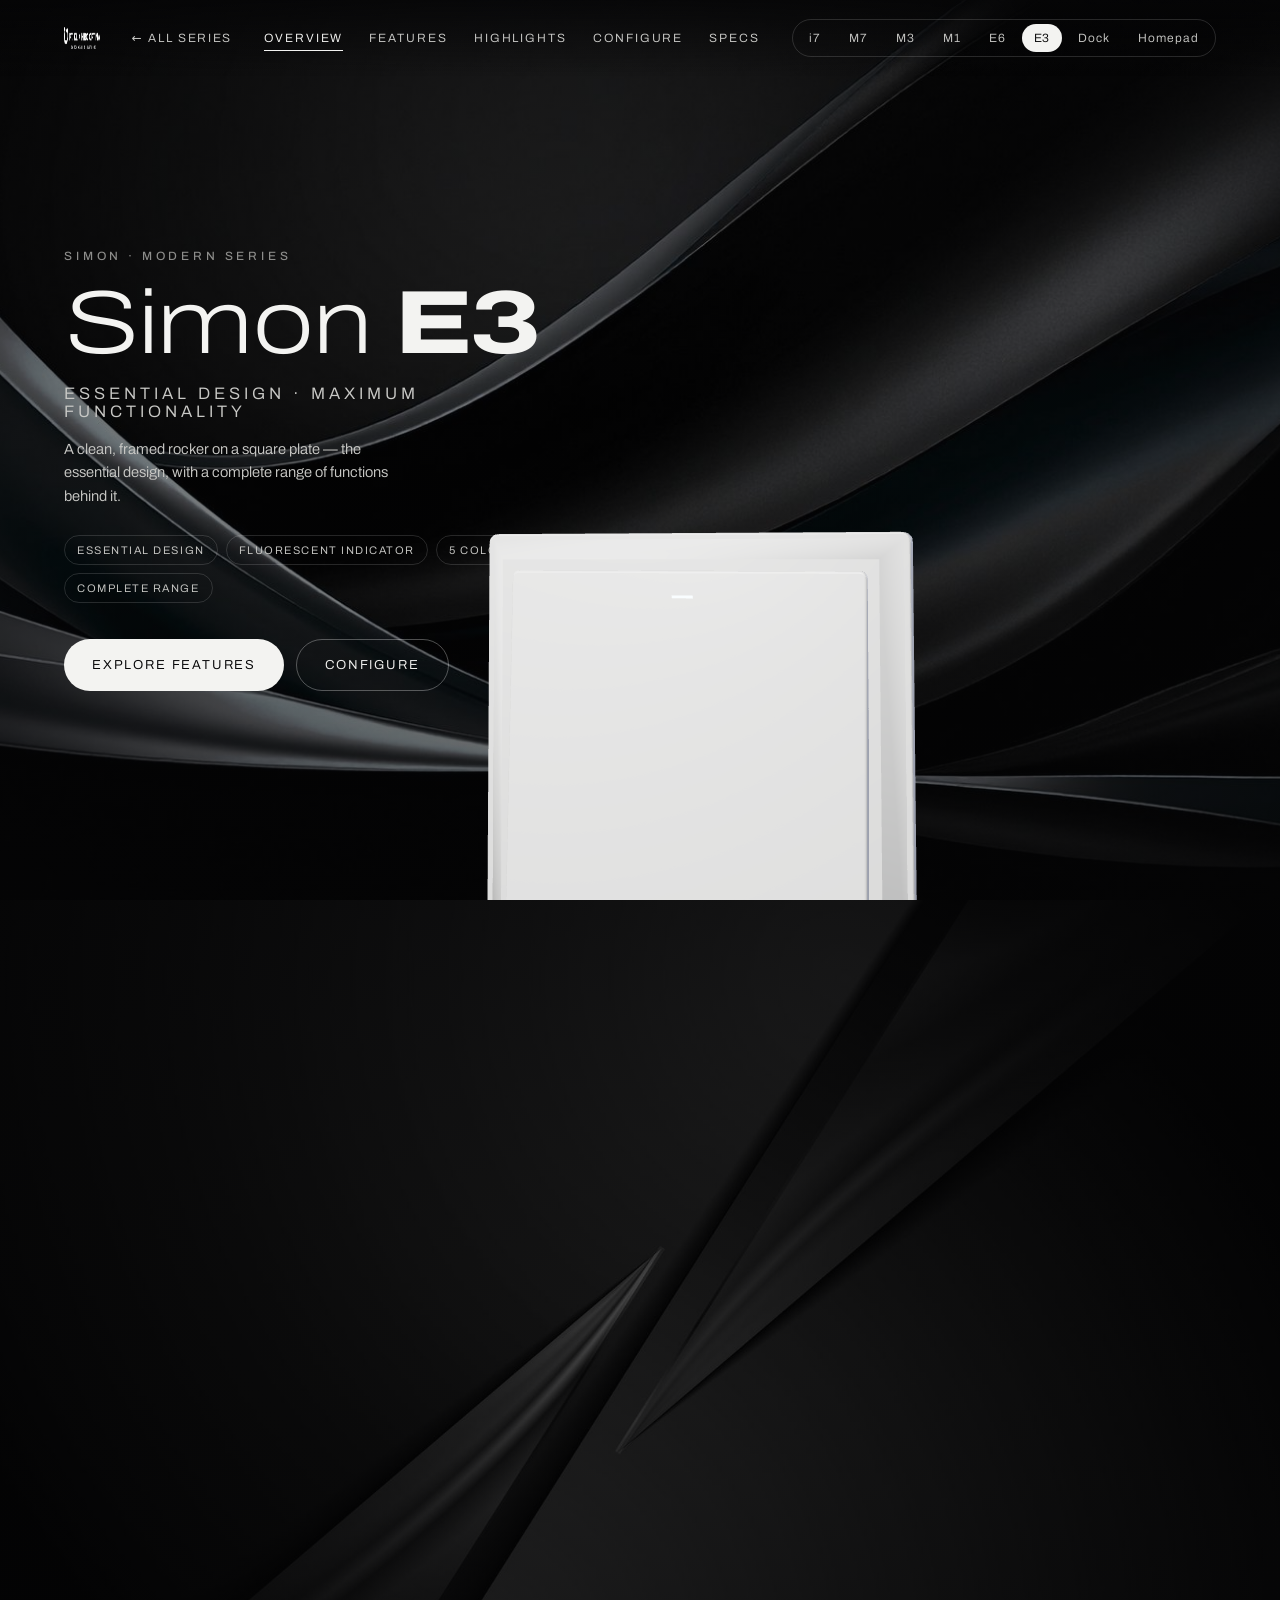
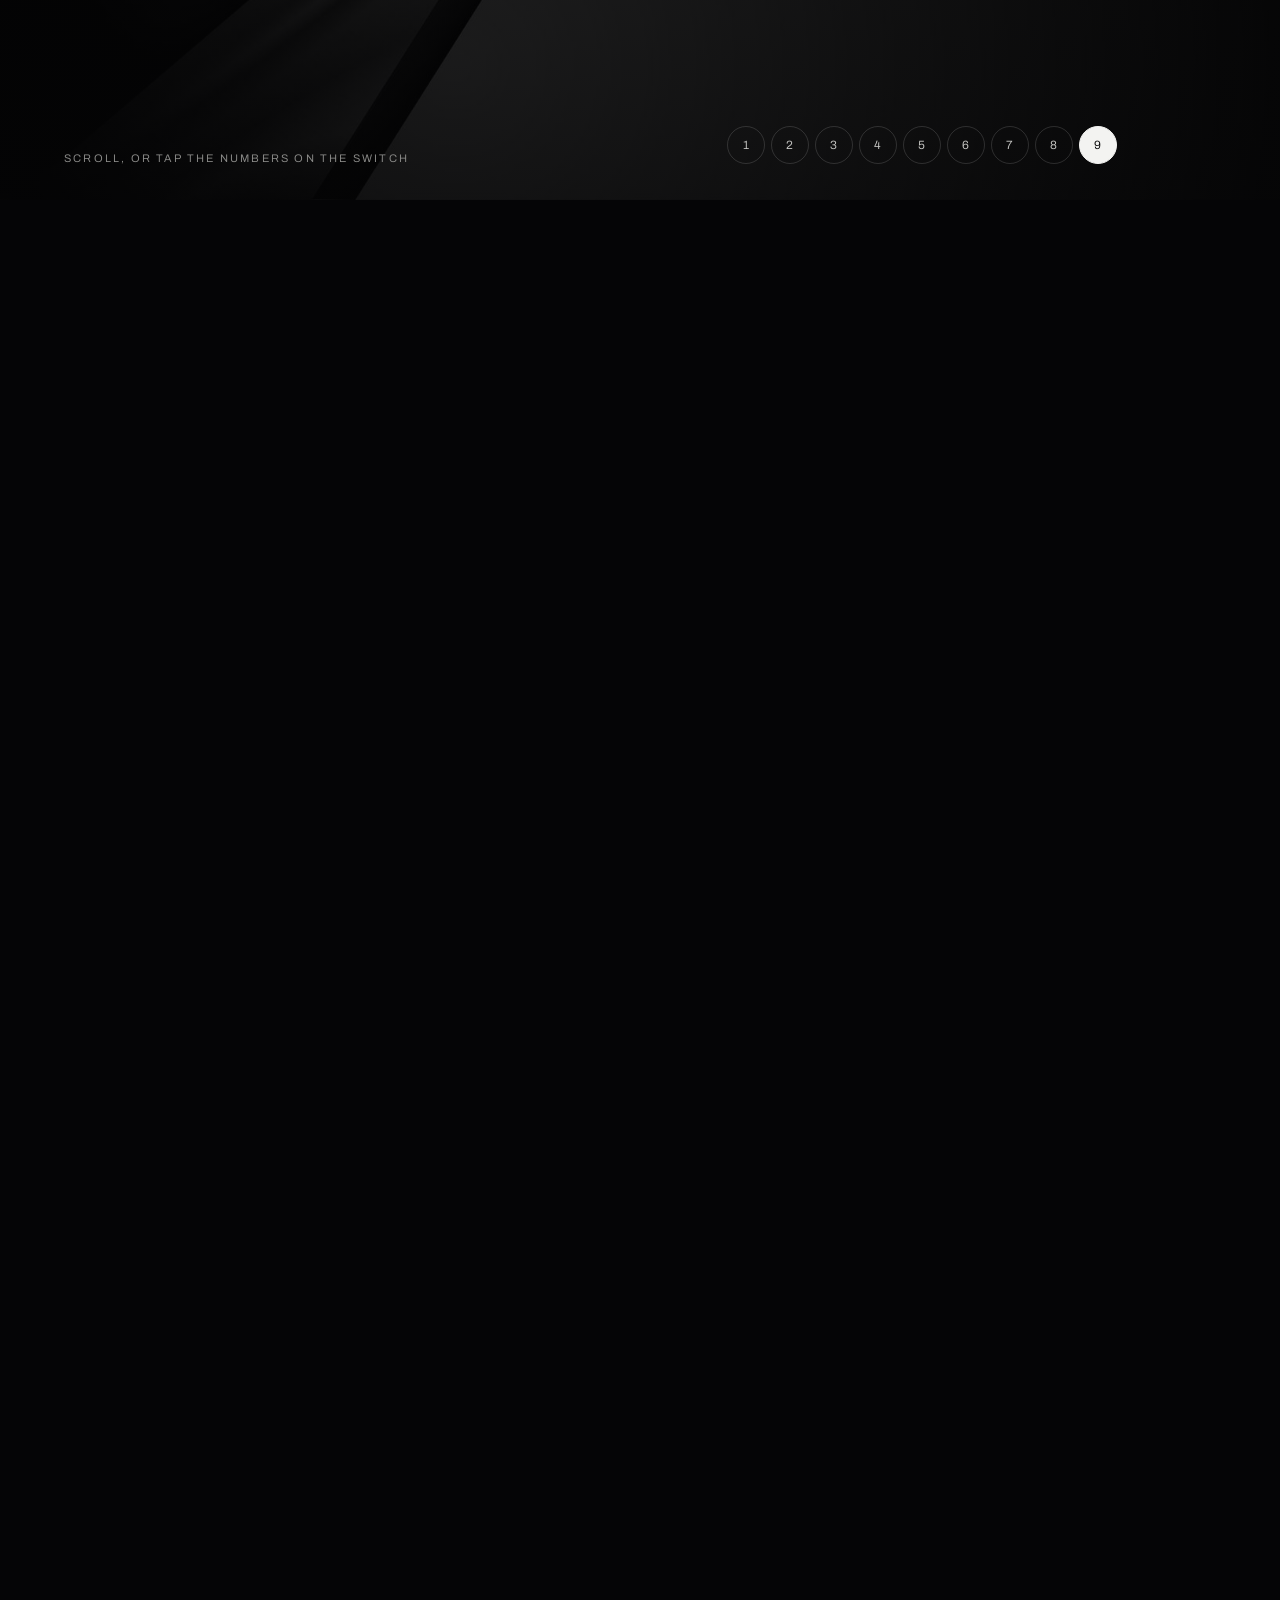
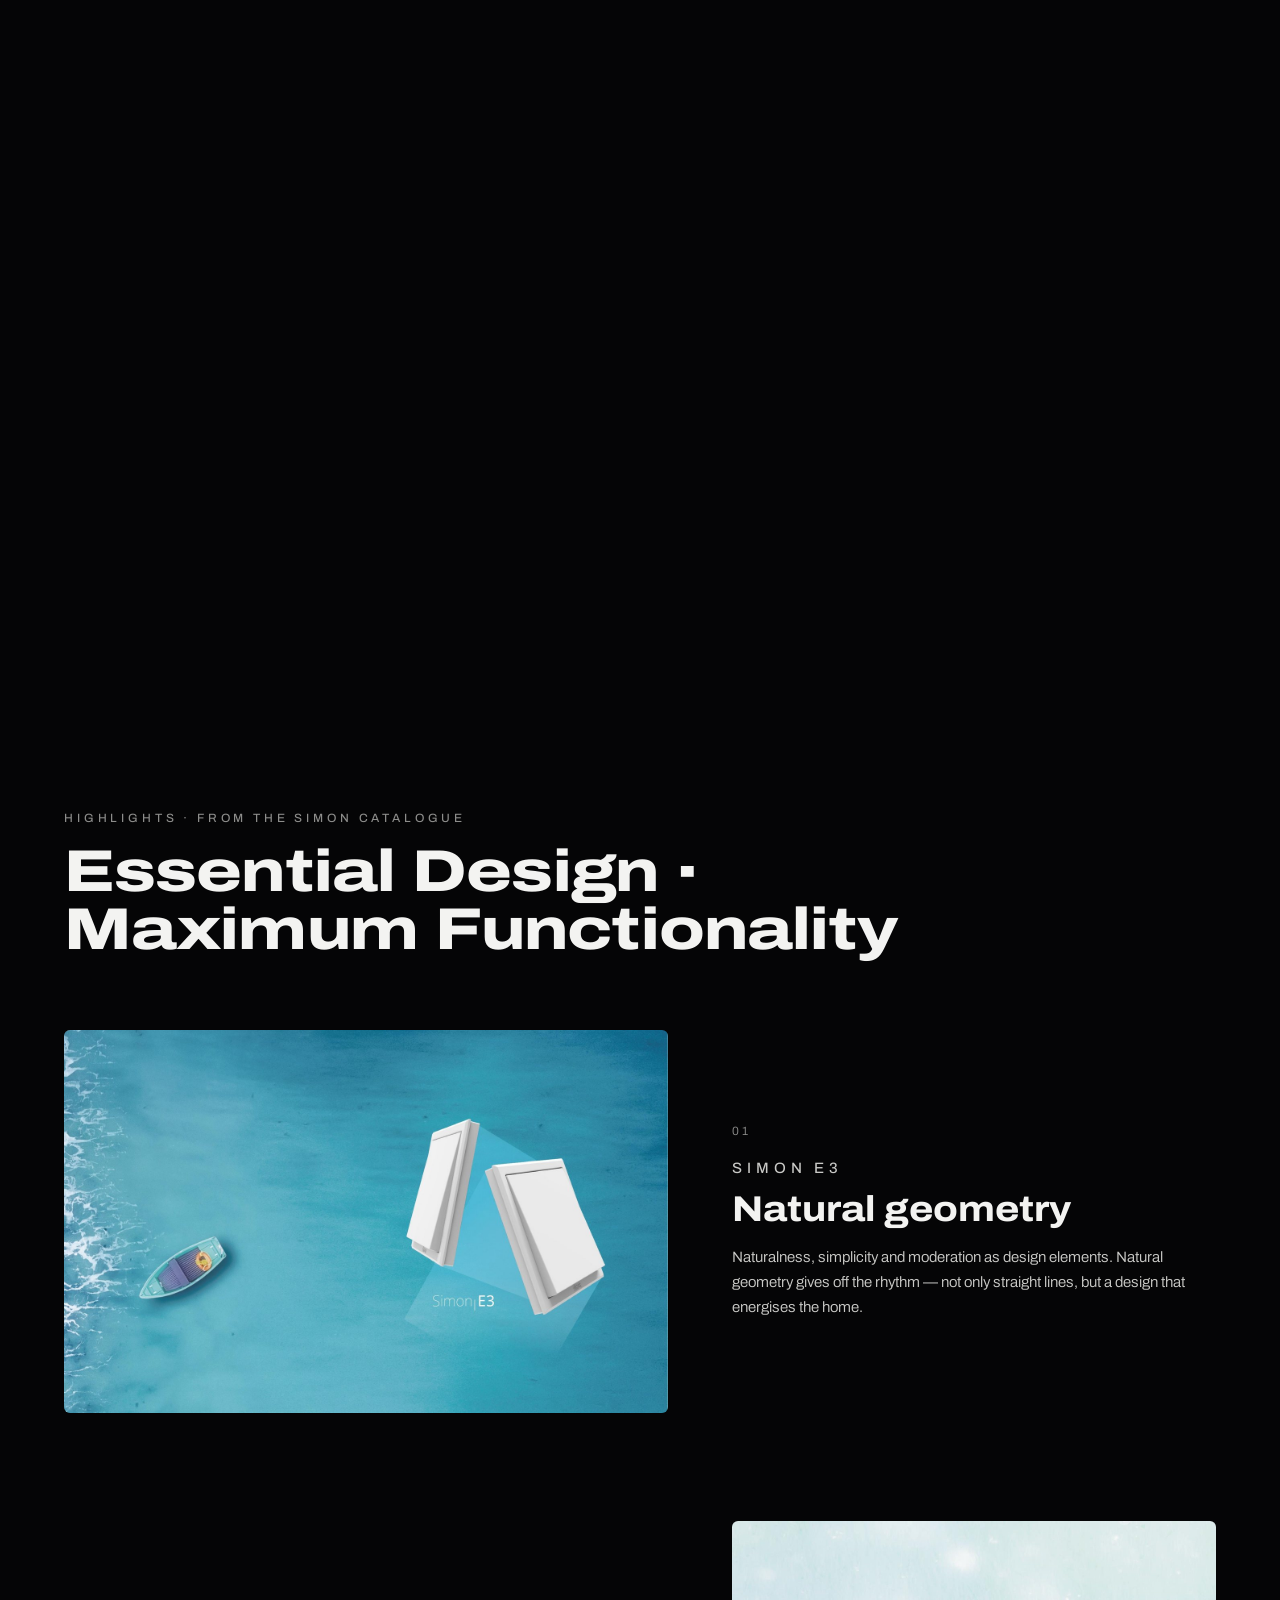
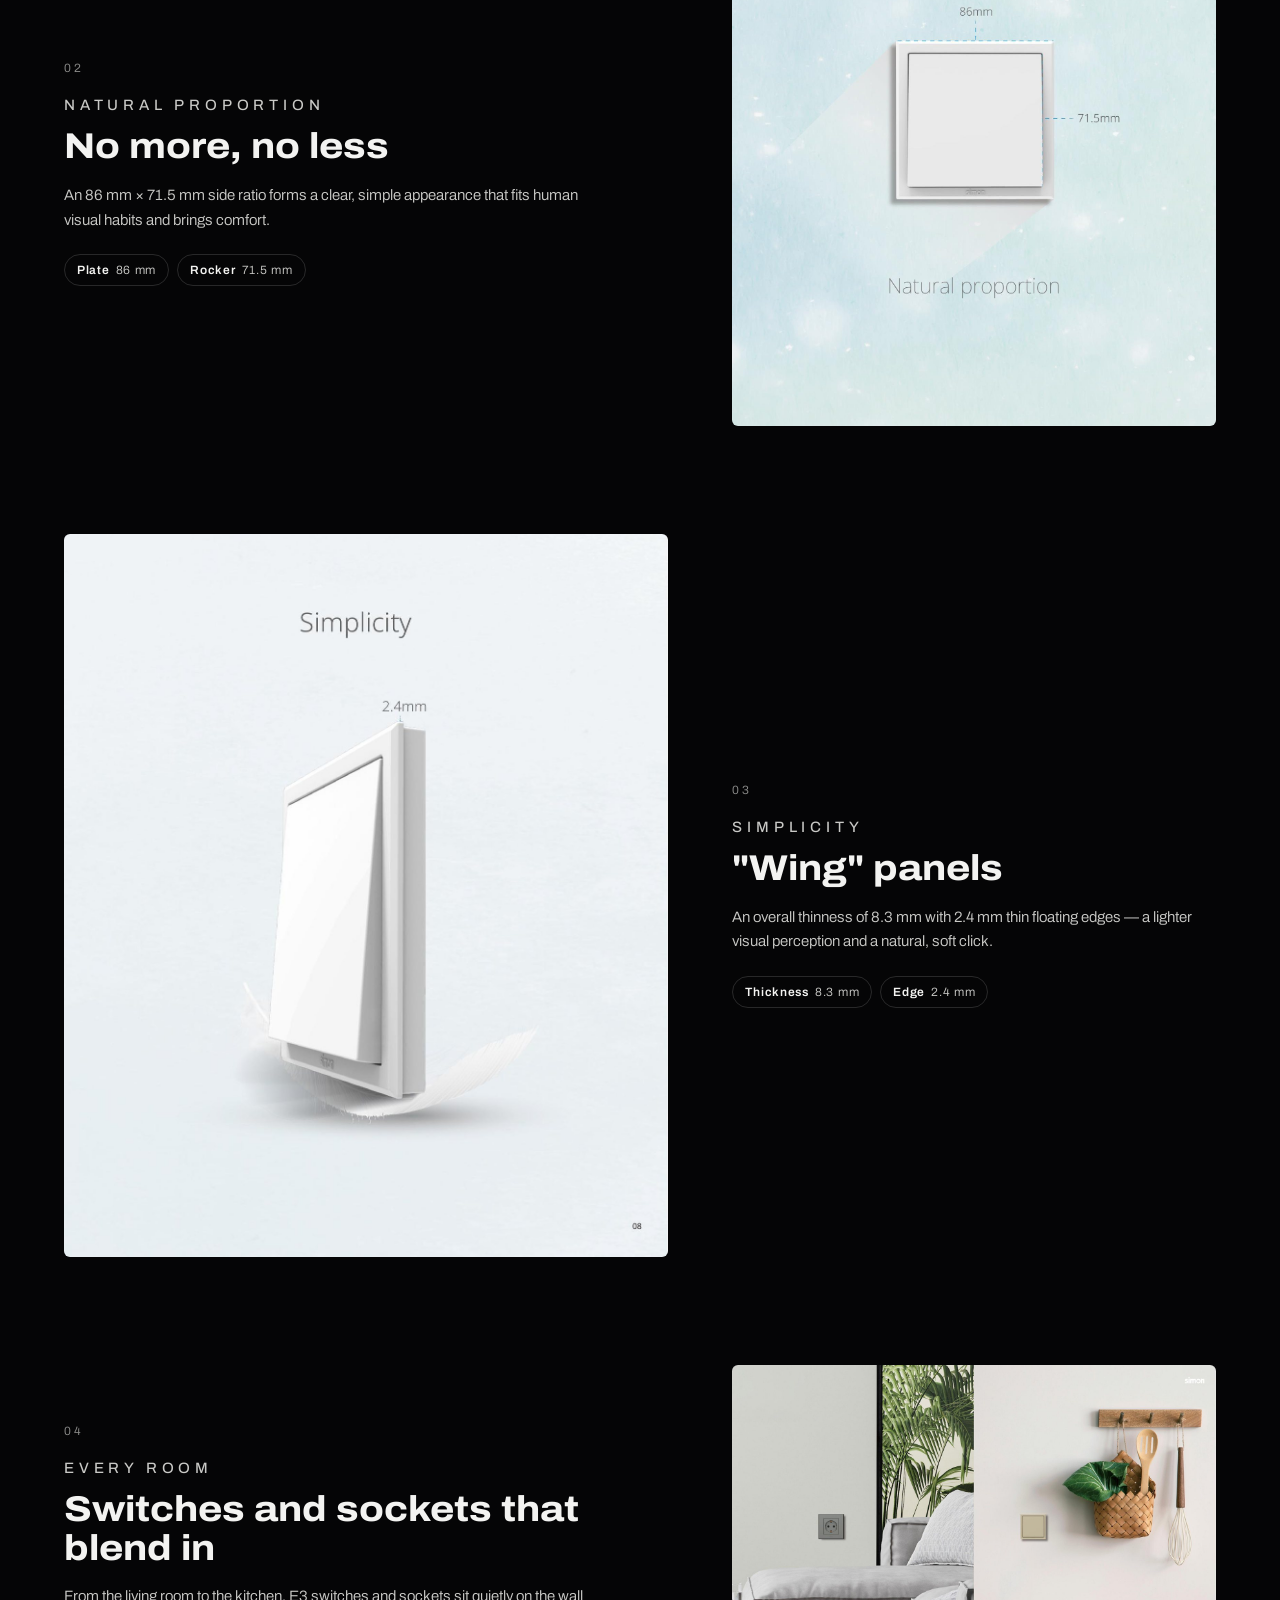
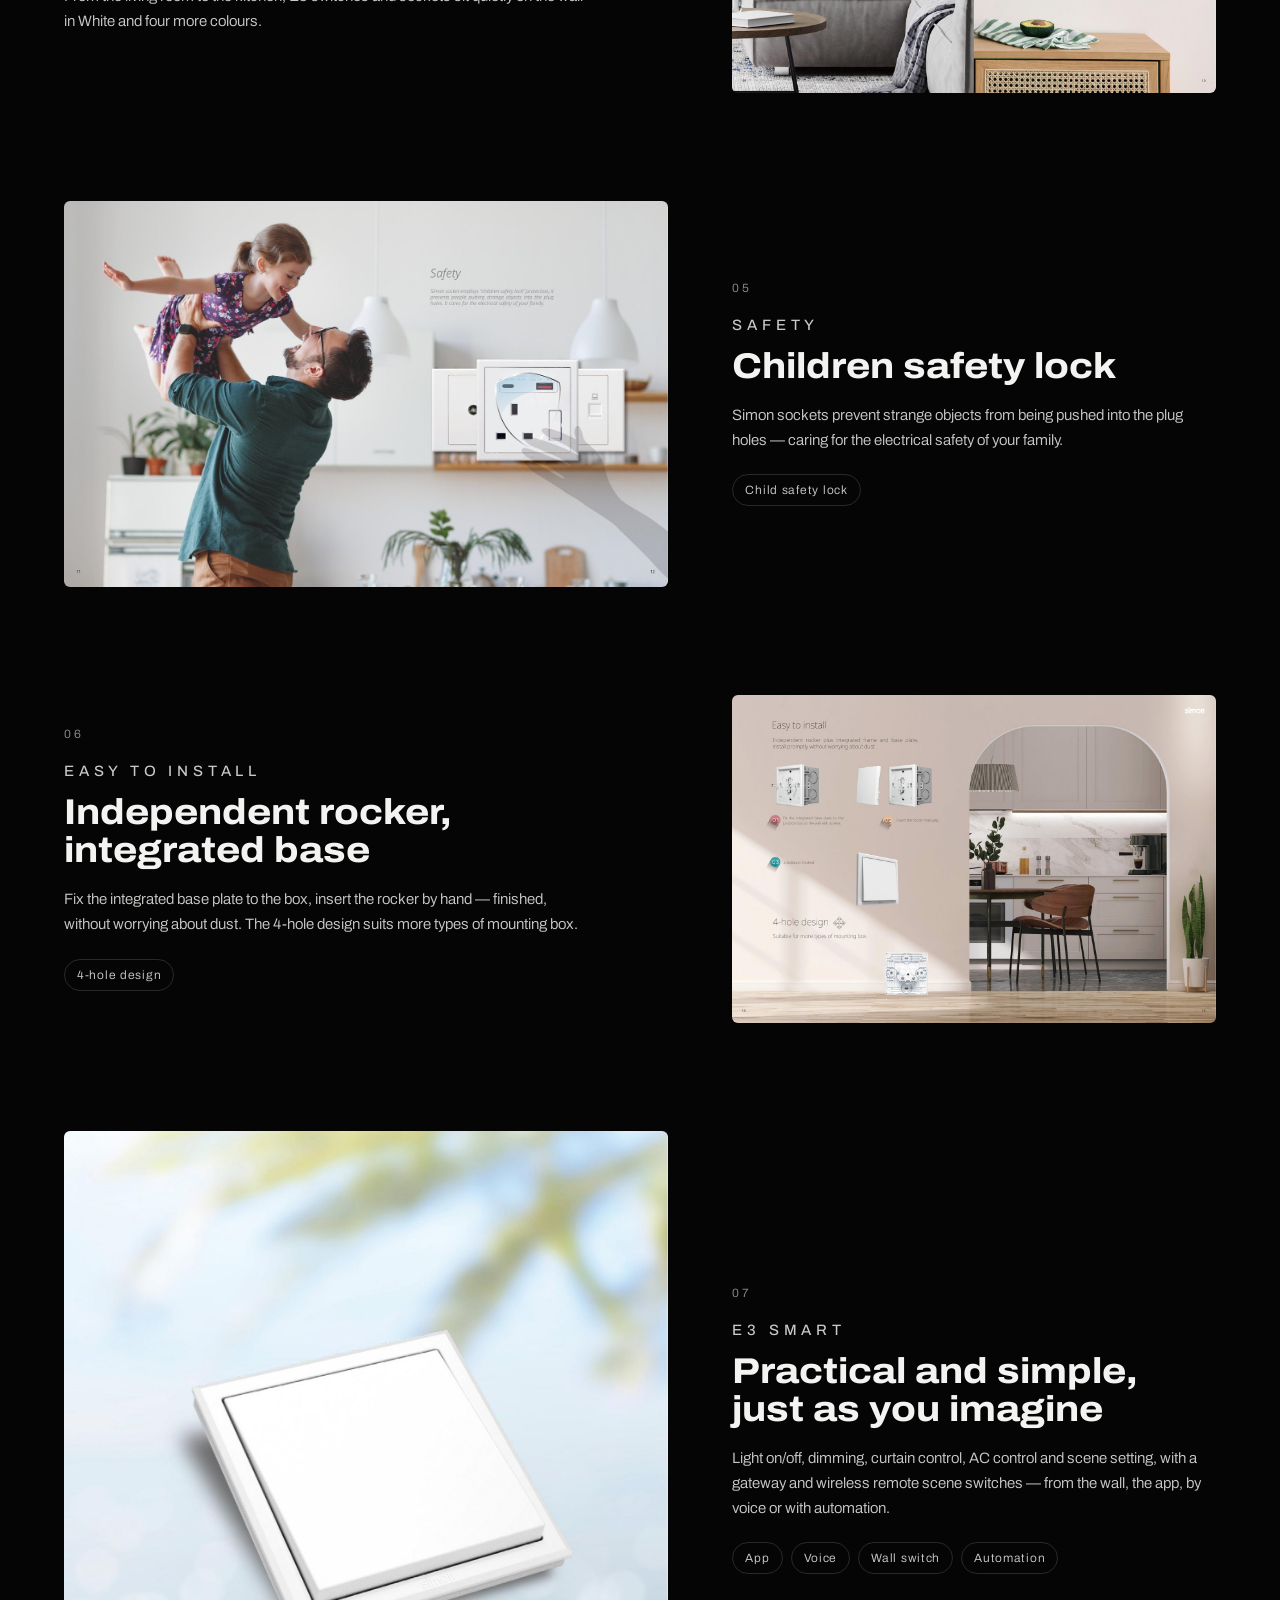
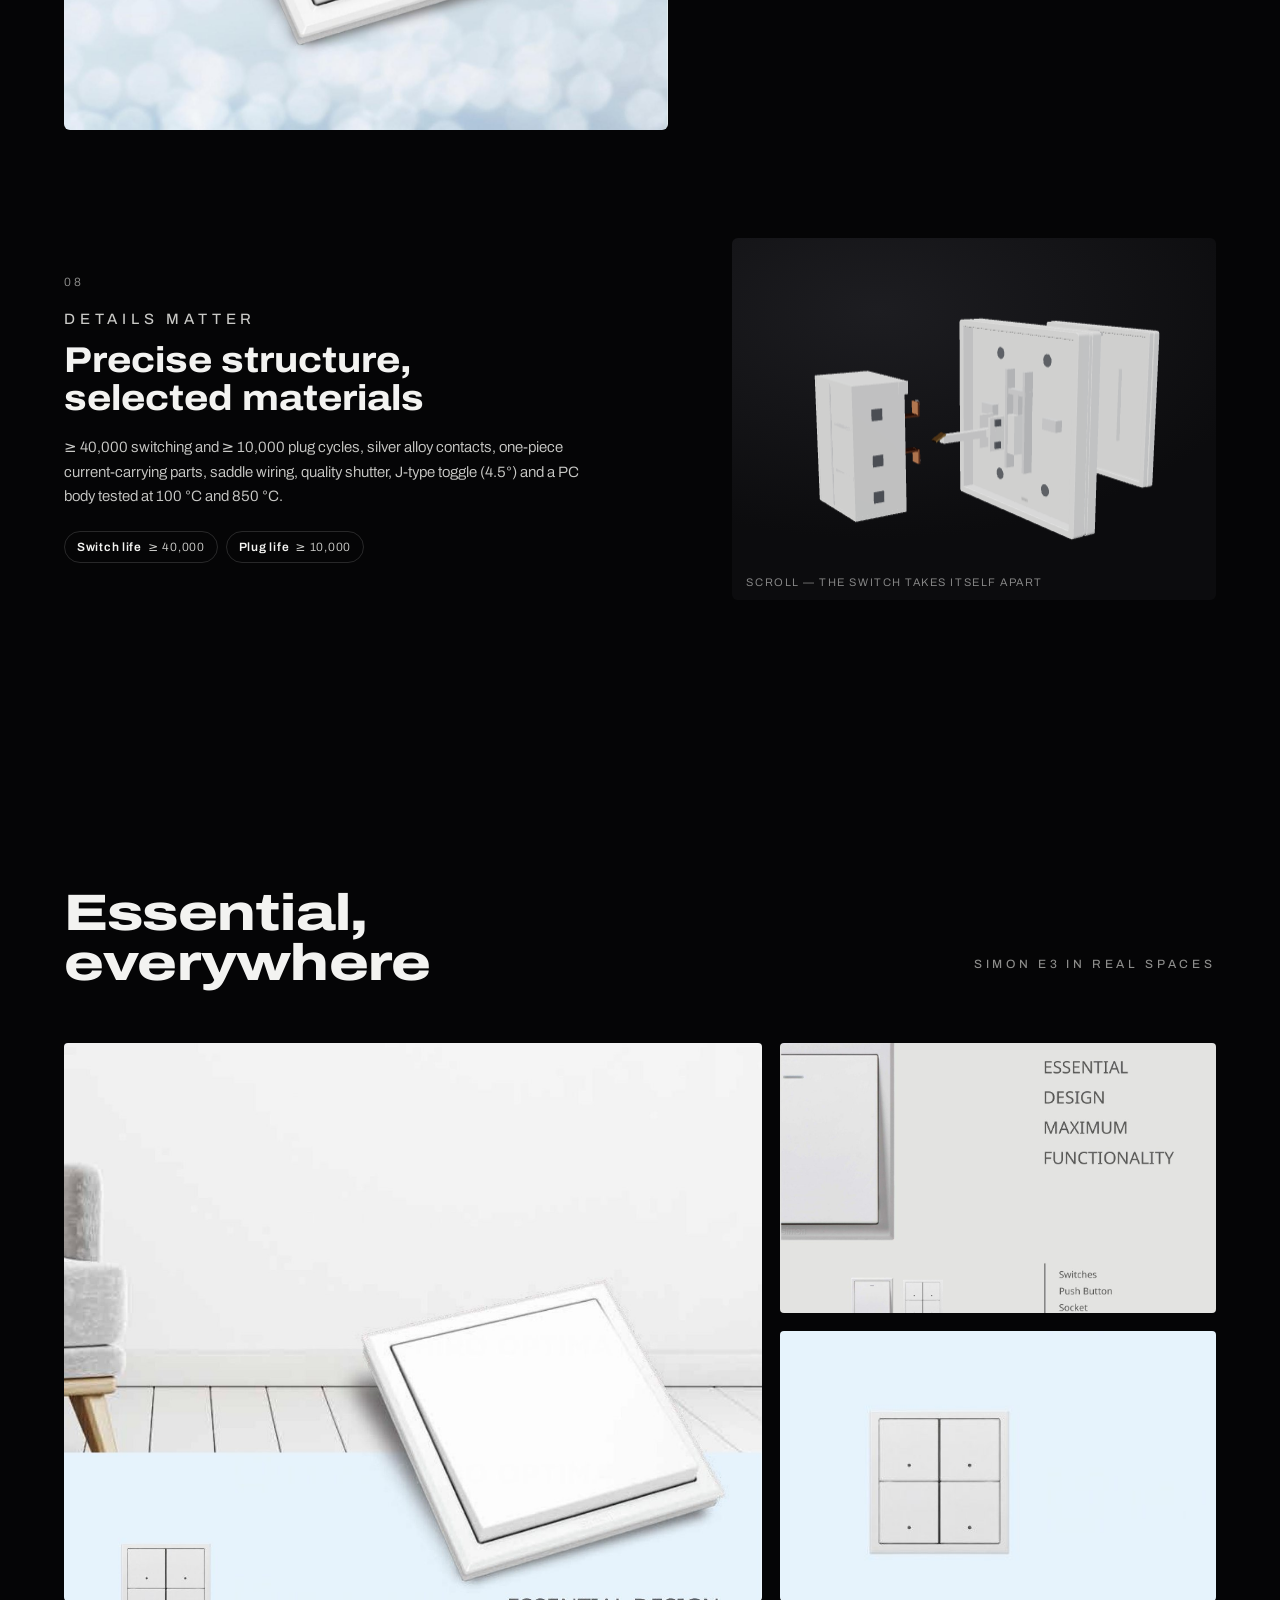
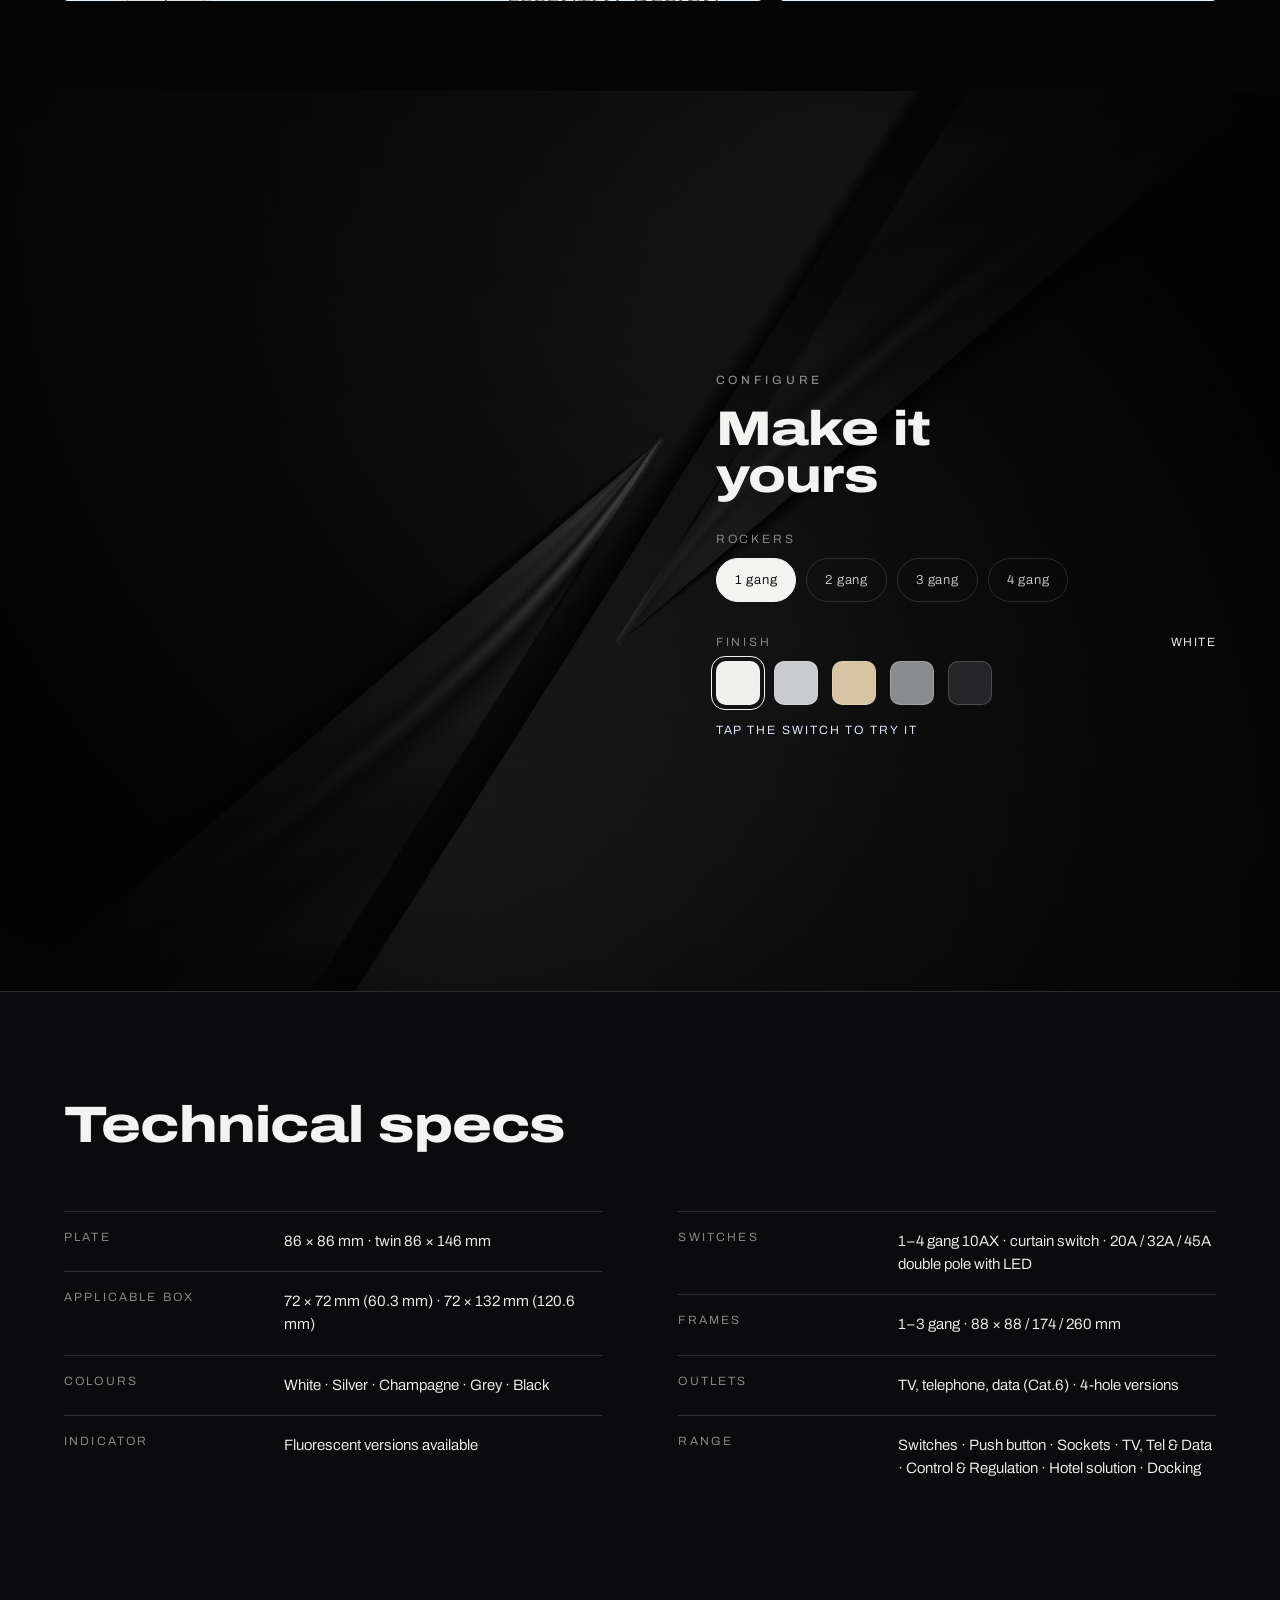
<file: simon-e3.html>
<!doctype html>
<html lang="en">
<head>
<meta charset="utf-8">
<meta name="viewport" content="width=device-width, initial-scale=1, viewport-fit=cover">
<title>Simon E3 — Essential Design, Maximum Functionality | PT. Klik Hiro Optima</title>
<meta name="description" content="Simon E3: essential design, maximum functionality. Five colours, fluorescent indicator versions and a complete range from switches to hotel solutions.">
<meta name="theme-color" content="#050506">
<link rel="stylesheet" href="css/style.css">
<link rel="stylesheet" href="css/product.css">
</head>
<body class="product product-e3">
<div id="loader" aria-hidden="true"><div class="loader-inner"><img src="assets/img/logo-kho.png" alt="" class="loader-kho"><div class="loader-bar"><span style="transform:scaleX(1)"></span></div><div class="loader-meta"><span>Simon E3</span><span>Loading</span></div></div></div>
<header class="nav">
  <a href="index.html" class="nav-logo" aria-label="PT. Klik Hiro Optima — home"><img src="assets/img/logo-kho.png" alt="PT. Klik Hiro Optima"></a>
  <a href="index.html#lineup" class="nav-back">← All series</a>
  <nav class="nav-links" aria-label="Sections">
    <a href="#overview">Overview</a><a href="#explore">Features</a><a href="#story">Highlights</a><a href="#configure">Configure</a><a href="#specs">Specs</a>
  </nav>
  <div class="nav-series" aria-label="Series"><a href="simon-i7.html">i7</a><a href="simon-m7.html">M7</a><a href="simon-m3.html">M3</a><a href="simon-m1.html">M1</a><a href="simon-e6.html">E6</a><a href="simon-e3.html" class="on" aria-current="page">E3</a><a href="simon-docking.html">Dock</a><a href="simon-homepad.html">Homepad</a></div>
  <button class="nav-toggle" aria-label="Open menu" aria-expanded="false" hidden><span></span><span></span></button>
</header>
<div class="progress" aria-hidden="true"><span></span></div>
<canvas id="gl" aria-hidden="true"></canvas>
<div id="overlay"><div id="pins"></div><svg id="dims" aria-hidden="true"><g></g></svg></div>

<main id="main">
  <section id="overview" class="p-hero" data-mode="hero">
    <div class="bg dim"><img src="assets/img/bg-wave.jpg" alt=""></div>
    <div class="p-hero-layout">
      <div class="p-hero-copy">
        <p class="eyebrow">Simon · Modern Series</p>
        <h1><span>Simon</span> E3</h1>
        <p class="p-tag">Essential Design · Maximum Functionality</p>
        <p class="body">A clean, framed rocker on a square plate — the essential design, with a complete range of functions behind it.</p>
        <div class="p-chips"><span>Essential design</span><span>Fluorescent indicator</span><span>5 colours</span><span>Complete range</span></div>
        <div class="p-cta"><a class="btn btn-solid" href="#explore">Explore features</a><a class="btn btn-ghost" href="#configure">Configure</a></div>
      </div>
      <div class="slot" data-slot="hero"></div>
    </div>
  </section>

  <section id="explore" class="pin" data-mode="explore" style="--h:865">
    <div class="stick">
      <div class="bg dim"><img src="assets/img/bg-ribbon2.jpg" alt=""></div>
      <div id="finishBadge" aria-live="polite"></div>
      <div class="ex-layout">
        <div class="slot" data-slot="explore"></div>
        <div class="ex-panel">
        <article class="feat" aria-live="polite">
          <span class="num">01 / 09 · Essential design</span>
          <h2>Essential<br>design</h2>
          <p>Natural geometry: an 86 mm plate with a 71.5 mm rocker — a side ratio that forms a clear, simple look and is comfortable to the eye.</p>
          <ul><li><b>Plate</b>86 mm</li><li><b>Rocker</b>71.5 mm</li></ul>
        </article>
        <article class="feat" aria-live="polite">
          <span class="num">02 / 09 · Wing panels</span>
          <h2>"Wing"<br>panels</h2>
          <p>An overall thinness of 8.3 mm with 2.4 mm thin floating edges creates a lighter visual perception.</p>
          <ul><li><b>Overall</b>8.3 mm</li><li><b>Edge</b>2.4 mm</li></ul>
        </article>
        <article class="feat" aria-live="polite">
          <span class="num">03 / 09 · Fluorescent indicator</span>
          <h2>Find it<br>in the dark</h2>
          <p>Switches are available with a fluorescent indicator, so they are easy to find when the lights are off.</p>
          <ul><li>With fluorescent</li><li>1–4 gang</li></ul><p class="try">Click the switch to turn it on/off</p>
        </article>
        <article class="feat" aria-live="polite">
          <span class="num">04 / 09 · Maximum functionality</span>
          <h2>Maximum<br>functionality</h2>
          <p>Switches, push buttons, sockets, TV, telephone and data outlets (including 4-hole versions), control and regulation, hotel solutions and docking.</p>
          <ul><li>Switches</li><li>Push button</li><li>Sockets</li><li>TV · Tel · Data</li><li>Hotel solution</li><li>Docking</li></ul>
        </article>
        <article class="feat" aria-live="polite">
          <span class="num">05 / 09 · Details matter</span>
          <h2>Precise structure,<br>selected materials</h2>
          <p>≥ 40,000 switching cycles: silver alloy contacts (3 mm × 1 mm), integral wiring terminals, a J-type toggle with only 4.5° of movement, and an independent rocker on an integrated base for easy installation.</p>
          <ul><li><b>Switch life</b>≥ 40,000</li><li>Silver alloy contacts</li><li>J-type toggle</li><li>Integral terminals</li></ul>
        </article>
        <article class="feat" aria-live="polite">
          <span class="num">06 / 09 · Heavy duty</span>
          <h2>From 10A<br>to 45A</h2>
          <p>From 10AX light switches to 20A, 32A and 45A double-pole switches with LED, plus a curtain switch and a cooker control unit.</p>
          <ul><li><b>Switches</b>10AX</li><li><b>Double pole</b>20A · 32A · 45A</li></ul>
        </article>
        <article class="feat" aria-live="polite">
          <span class="num">07 / 09 · Five colours</span>
          <h2>Five<br>colours</h2>
          <p>White, Silver, Champagne, Grey and Black.</p>
          <ul><li>White</li><li>Silver</li><li>Champagne</li><li>Grey</li><li>Black</li></ul>
        </article>
        <article class="feat" aria-live="polite">
          <span class="num">08 / 09 · Frames</span>
          <h2>Frames when<br>you need them</h2>
          <p>Frames are only needed for multi-gang installation: 1, 2 or 3 gang (88 × 88, 88 × 174 and 88 × 260 mm).</p>
          <ul><li><b>Frames</b>1 · 2 · 3 gang</li></ul>
        </article>
        <article class="feat" aria-live="polite">
          <span class="num">09 / 09 · Dimensions</span>
          <h2>Fits a<br>standard box</h2>
          <p>86 × 86 mm plate on a 72 × 72 mm box (fixing centre 60.3 mm). Twin plate 86 × 146 mm on a 72 × 132 mm box (fixing centre 120.6 mm).</p>
          <ul><li><b>Plate</b>86 × 86 mm</li><li><b>Box</b>72 × 72 mm</li><li><b>Twin</b>86 × 146 mm</li></ul>
        </article>
        </div>
        <div class="feat-nav" role="group" aria-label="Features"><button type="button" aria-label="Feature 1: Essential design">1</button><button type="button" aria-label="Feature 2: Wing panels">2</button><button type="button" aria-label="Feature 3: Fluorescent indicator">3</button><button type="button" aria-label="Feature 4: Maximum functionality">4</button><button type="button" aria-label="Feature 5: Details matter">5</button><button type="button" aria-label="Feature 6: Heavy duty">6</button><button type="button" aria-label="Feature 7: Five colours">7</button><button type="button" aria-label="Feature 8: Frames">8</button><button type="button" aria-label="Feature 9: Dimensions">9</button></div>
      </div>
      <p class="ex-hint">Scroll, or tap the numbers on the switch</p>
    </div>
  </section>

  <section id="story" class="p-story" data-mode="hidden">
    <header class="p-story-head reveal"><p class="eyebrow">Highlights · from the Simon catalogue</p><h2 class="display">Essential Design ·<br>Maximum Functionality</h2></header>
      <article class="st-row reveal">
        <figure class="st-img"><img src="assets/img/apac/e3-sea.jpg" alt="Natural geometry — Simon E3" loading="lazy" data-zoom></figure>
        <div class="st-copy"><span class="st-num">01</span><p class="eyebrow">Simon E3</p><h3>Natural geometry</h3><p>Naturalness, simplicity and moderation as design elements. Natural geometry gives off the rhythm — not only straight lines, but a design that energises the home.</p></div>
      </article>
      <article class="st-row reveal rev">
        <figure class="st-img"><img src="assets/img/apac/e3-proportion.jpg" alt="No more, no less — Simon E3" loading="lazy" data-zoom></figure>
        <div class="st-copy"><span class="st-num">02</span><p class="eyebrow">Natural proportion</p><h3>No more, no less</h3><p>An 86 mm × 71.5 mm side ratio forms a clear, simple appearance that fits human visual habits and brings comfort.</p><ul><li><b>Plate</b>86 mm</li><li><b>Rocker</b>71.5 mm</li></ul></div>
      </article>
      <article class="st-row reveal">
        <figure class="st-img"><img src="assets/img/apac/e3-wing.jpg" alt="&quot;Wing&quot; panels — Simon E3" loading="lazy" data-zoom></figure>
        <div class="st-copy"><span class="st-num">03</span><p class="eyebrow">Simplicity</p><h3>&quot;Wing&quot; panels</h3><p>An overall thinness of 8.3 mm with 2.4 mm thin floating edges — a lighter visual perception and a natural, soft click.</p><ul><li><b>Thickness</b>8.3 mm</li><li><b>Edge</b>2.4 mm</li></ul></div>
      </article>
      <article class="st-row reveal rev">
        <figure class="st-img"><img src="assets/img/apac/e3-rooms.jpg" alt="Switches and sockets that blend in — Simon E3" loading="lazy" data-zoom></figure>
        <div class="st-copy"><span class="st-num">04</span><p class="eyebrow">Every room</p><h3>Switches and sockets that blend in</h3><p>From the living room to the kitchen, E3 switches and sockets sit quietly on the wall in White and four more colours.</p></div>
      </article>
      <article class="st-row reveal">
        <figure class="st-img"><img src="assets/img/apac/e3-safety.jpg" alt="Children safety lock — Simon E3" loading="lazy" data-zoom></figure>
        <div class="st-copy"><span class="st-num">05</span><p class="eyebrow">Safety</p><h3>Children safety lock</h3><p>Simon sockets prevent strange objects from being pushed into the plug holes — caring for the electrical safety of your family.</p><ul><li>Child safety lock</li></ul></div>
      </article>
      <article class="st-row reveal rev">
        <figure class="st-img"><img src="assets/img/apac/e3-install.jpg" alt="Independent rocker, integrated base — Simon E3" loading="lazy" data-zoom></figure>
        <div class="st-copy"><span class="st-num">06</span><p class="eyebrow">Easy to install</p><h3>Independent rocker, integrated base</h3><p>Fix the integrated base plate to the box, insert the rocker by hand — finished, without worrying about dust. The 4-hole design suits more types of mounting box.</p><ul><li>4-hole design</li></ul></div>
      </article>
      <article class="st-row reveal">
        <figure class="st-img"><img src="assets/img/apac/e3-bokeh.jpg" alt="Practical and simple, just as you imagine — Simon E3" loading="lazy" data-zoom></figure>
        <div class="st-copy"><span class="st-num">07</span><p class="eyebrow">E3 Smart</p><h3>Practical and simple, just as you imagine</h3><p>Light on/off, dimming, curtain control, AC control and scene setting, with a gateway and wireless remote scene switches — from the wall, the app, by voice or with automation.</p><ul><li>App</li><li>Voice</li><li>Wall switch</li><li>Automation</li></ul></div>
      </article>
      <article class="st-row reveal rev">
        <figure class="st-img st-3d" data-ex='{"kit": "e3", "labels": {"rocker": "Quality PC body", "lever": "J-type toggle mechanism", "contacts": "Silver alloy contacts", "terminals": "Integral wiring terminals", "mech": "Mechanism"}}' aria-label="Precise structure, selected materials — animated exploded view of Simon E3"><canvas></canvas><div class="st-labs"></div><p class="st-hint">Scroll — the switch takes itself apart</p></figure>
        <div class="st-copy"><span class="st-num">08</span><p class="eyebrow">Details matter</p><h3>Precise structure, selected materials</h3><p>≥ 40,000 switching and ≥ 10,000 plug cycles, silver alloy contacts, one-piece current-carrying parts, saddle wiring, quality shutter, J-type toggle (4.5°) and a PC body tested at 100 °C and 850 °C.</p><ul><li><b>Switch life</b>≥ 40,000</li><li><b>Plug life</b>≥ 10,000</li></ul></div>
      </article>
  </section>

  <section id="gallery" class="p-gallery" data-mode="hidden">
    <div class="p-gal-head reveal"><h2 class="display">Essential,<br>everywhere</h2><p class="eyebrow">Simon E3 in real spaces</p></div>
    <div class="p-gal-grid">
        <figure class="g-a reveal"><img src="assets/img/e3-room.jpg" alt="Simon E3 white switch in a bright room" loading="lazy"></figure>
        <figure class="g-b reveal"><img src="assets/img/e3-colors.jpg" alt="Simon E3 colours" loading="lazy"></figure>
        <figure class="g-c reveal"><img src="assets/img/e3-detail.jpg" alt="Simon E3 4 gang switch" loading="lazy"></figure>
    </div>
  </section>

  <section id="configure" class="p-config" data-mode="config">
    <div class="bg dim"><img src="assets/img/bg-ribbon.jpg" alt=""></div>
    <div class="slot" data-slot="config"></div>
    <div class="cfg">
      <p class="eyebrow">Configure</p>
      <h2 class="display">Make it<br>yours</h2>
      
      <div class="cfg-block"><p class="cfg-label">Rockers</p>
        <div class="chips" role="group" aria-label="Rockers"><button class="chip-btn" data-gang="1">1 gang</button><button class="chip-btn" data-gang="2">2 gang</button><button class="chip-btn" data-gang="3">3 gang</button><button class="chip-btn" data-gang="4">4 gang</button></div>
      </div>
      <div class="cfg-block"><p class="cfg-label">Finish <span id="finishName"></span></p><div class="swatches" id="swatches" role="group" aria-label="Finish"></div></div>
      <p class="cfg-try">Tap the switch to try it</p>
    </div>
  </section>

  <section id="specs" class="p-specs" data-mode="hidden">
    <h2 class="display">Technical specs</h2>
    <div class="spec-grid"><dl class="spec-col"><div class="spec-row"><dt>Plate</dt><dd>86 × 86 mm · twin 86 × 146 mm</dd></div><div class="spec-row"><dt>Applicable box</dt><dd>72 × 72 mm (60.3 mm) · 72 × 132 mm (120.6 mm)</dd></div><div class="spec-row"><dt>Colours</dt><dd>White · Silver · Champagne · Grey · Black</dd></div><div class="spec-row"><dt>Indicator</dt><dd>Fluorescent versions available</dd></div></dl><dl class="spec-col"><div class="spec-row"><dt>Switches</dt><dd>1–4 gang 10AX · curtain switch · 20A / 32A / 45A double pole with LED</dd></div><div class="spec-row"><dt>Frames</dt><dd>1–3 gang · 88 × 88 / 174 / 260 mm</dd></div><div class="spec-row"><dt>Outlets</dt><dd>TV, telephone, data (Cat.6) · 4-hole versions</dd></div><div class="spec-row"><dt>Range</dt><dd>Switches · Push button · Sockets · TV, Tel &amp; Data · Control &amp; Regulation · Hotel solution · Docking</dd></div></dl></div>
  </section>

  <section id="more" class="p-more" data-mode="hidden">
    <h2 class="display">More from Simon</h2>
    <div class="more-grid"><a class="more-card" href="simon-i7.html"><div class="ph"><img src="assets/img/series-i7.jpg" alt="Simon i7" loading="lazy"></div><div><small>Luxury Series</small><h3>Simon i7</h3><p>Push button · 5 finishes · up to 5 gangs</p><span class="go">Explore →</span></div></a><a class="more-card" href="simon-m7.html"><div class="ph"><img src="assets/img/series-m7.jpg" alt="Simon M7" loading="lazy"></div><div><small>Luxury Series</small><h3>Simon M7</h3><p>Frameless · Gem, Metal &amp; Air · dual-colour indicator</p><span class="go">Explore →</span></div></a><a class="more-card" href="simon-m3.html"><div class="ph"><img src="assets/img/series-m3.jpg" alt="Simon M3" loading="lazy"></div><div><small>Modern Series</small><h3>Simon M3</h3><p>86 × 86 large panel · J-type toggle · 6 colours</p><span class="go">Explore →</span></div></a><a class="more-card" href="simon-m1.html"><div class="ph"><img src="assets/img/series-m1.jpg" alt="Simon M1" loading="lazy"></div><div><small>Modern Series</small><h3>Simon M1</h3><p>Whole body true colour · 3 soft colours</p><span class="go">Explore →</span></div></a><a class="more-card" href="simon-e6.html"><div class="ph"><img src="assets/img/series-e6.jpg" alt="Simon E6" loading="lazy"></div><div><small>Modern Series</small><h3>Simon E6</h3><p>86 × 82 rocker · 1.2 mm frame · 4 colours</p><span class="go">Explore →</span></div></a><a class="more-card" href="index.html#lineup"><div class="ph"><img src="assets/img/series-e6.jpg" alt="Simon lineup" loading="lazy"></div><div><small>Simon lineup</small><h3>All series</h3><p>i7 · M7 · M3 · M1 · E6 · E3 · Docking</p><span class="go">Back to lineup →</span></div></a></div>
  </section>

  <footer id="showroom" class="showroom" data-sec="showroom">
    <div class="sr-top">
      <img src="assets/img/logo-kho.png" alt="PT. Klik Hiro Optima — Switch Design &amp; Smart Home" class="sr-kho">
      <img src="assets/img/logo-simon.png" alt="Simon" class="sr-simon">
    </div>
    <div class="sr-grid">
      <div class="sr-office reveal">
        <h3>Office</h3>
        <p>Jl. Kwini 8 No. 10, Jakarta Pusat 10410</p>
        <p><a href="tel:+62213811168">(021) 3811 168</a></p>
        <p><a href="mailto:klikhirooptima@gmail.com">klikhirooptima@gmail.com</a></p>
      </div>
      <div class="sr-list">
        <p class="eyebrow">Showroom</p>
        <div class="sr-cards">
          <div class="reveal"><h4>PIK 1</h4><p><b>Rukan Metro Broadway</b><br>9BE, PIK, Jakarta Utara 14460</p></div>
          <div class="reveal"><h4>PIK 2</h4><p><b>Indonesia Design District,</b><br>Blok Market Place, Unit S7a<br>Jl. Rasuna Said PIK 2</p></div>
          <div class="reveal"><h4>Alam Sutera</h4><p><b>Open Door</b> (Design and Lifestyle Centre)<br>The Flavor Bliss Lot 28-29 Unit 59<br>Jl. Alam Sutera Boulevard Kav 6, Serpong, Banten</p></div>
          <div class="reveal"><h4>Green Lake</h4><p><b>Korean Town</b> Blok RCBB No. 33,<br>Green Lake City, Tangerang</p></div>
        </div>
      </div>
    </div>
    <div class="sr-bottom">
      <a href="https://switchdesignandsmarthome.com" target="_blank" rel="noopener">switchdesignandsmarthome.com</a>
      <a href="https://www.instagram.com/klikhirooptima" target="_blank" rel="noopener">@klikhirooptima</a>
      <span>© 2026 PT. Klik Hiro Optima. All rights reserved.</span>
    </div>
  </footer>
</main>

<script type="application/json" id="series-data">{"series": "e3", "defaults": {"gang": 1, "finish": 0}, "hero": {"rx": -6, "ry": -24}, "config": {"rx": -4, "ry": 16}, "model": {"kind": "e3", "area": 7.15, "indicator": true, "indStyle": "dash", "wing": true, "rockerDepth": 0.22, "rockerRadius": 0.1}, "features": [{"title": "Essential design", "anchor": "center", "action": null, "state": {"rx": -6, "ry": -24}}, {"title": "Wing panels", "anchor": "edge", "action": null, "state": {"rx": -4, "ry": -70, "zoom": 1.3, "focus": 0.4}}, {"title": "Fluorescent indicator", "anchor": "indicator", "action": "glow", "state": {"rx": -4, "ry": -14, "zoom": 1.12, "focus": 0.4, "glow": 1}}, {"title": "Maximum functionality", "anchor": "lower", "action": "rocker", "state": {"rx": -8, "ry": 22}}, {"title": "Details matter", "anchor": "contacts", "action": null, "state": {"rx": -10, "ry": -128, "explode": 1, "zoom": 1.05}}, {"title": "Heavy duty", "anchor": "rocker", "action": null, "state": {"rx": -4, "ry": -62, "zoom": 1.1}}, {"title": "Five colours", "anchor": "corner", "action": "colors", "state": {"rx": -6, "ry": 18}}, {"title": "Frames", "anchor": "edge", "action": null, "state": {"rx": -6, "ry": -16}}, {"title": "Dimensions", "anchor": "bottom", "action": "dims", "state": {"rx": 0, "ry": 0, "zoom": 0.78, "colHex": "#1d1d1f"}}], "finishes": [{"name": "White", "hex": "#f0f0ee", "code": ""}, {"name": "Silver", "hex": "#c9cbce", "code": ""}, {"name": "Champagne", "hex": "#d6c4a2", "code": ""}, {"name": "Grey", "hex": "#8a8c8f", "code": ""}, {"name": "Black", "hex": "#252527", "code": ""}]}</script>
<script src="js/vendor/three.min.js"></script>
<script src="js/vendor/gsap.min.js"></script>
<script src="js/vendor/lenis.min.js"></script>
<script src="js/switch3d.js"></script>
<script src="js/series3d.js"></script>
<script src="js/kits3d.js"></script>
<script src="js/product.js"></script>
<script src="js/lightbox.js"></script>
<script src="js/story3d.js"></script>
</body>
</html>
</file>
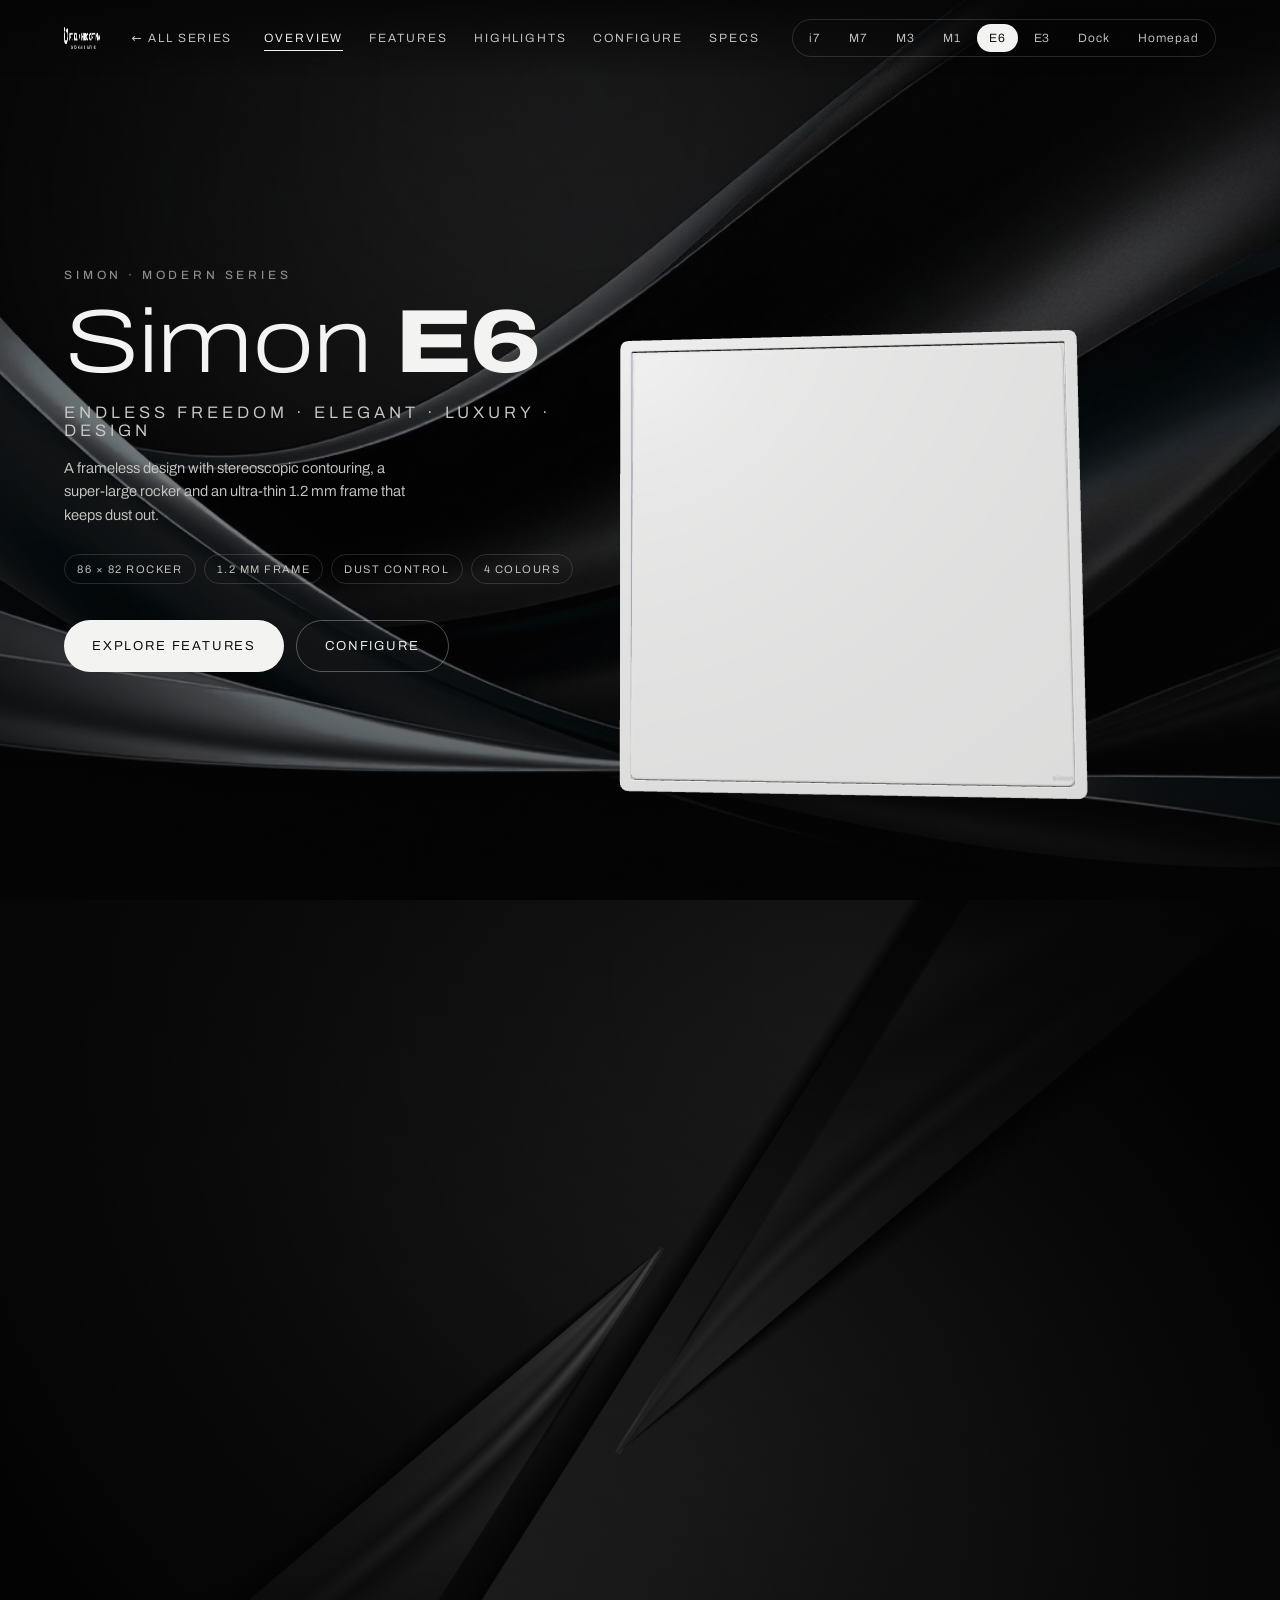
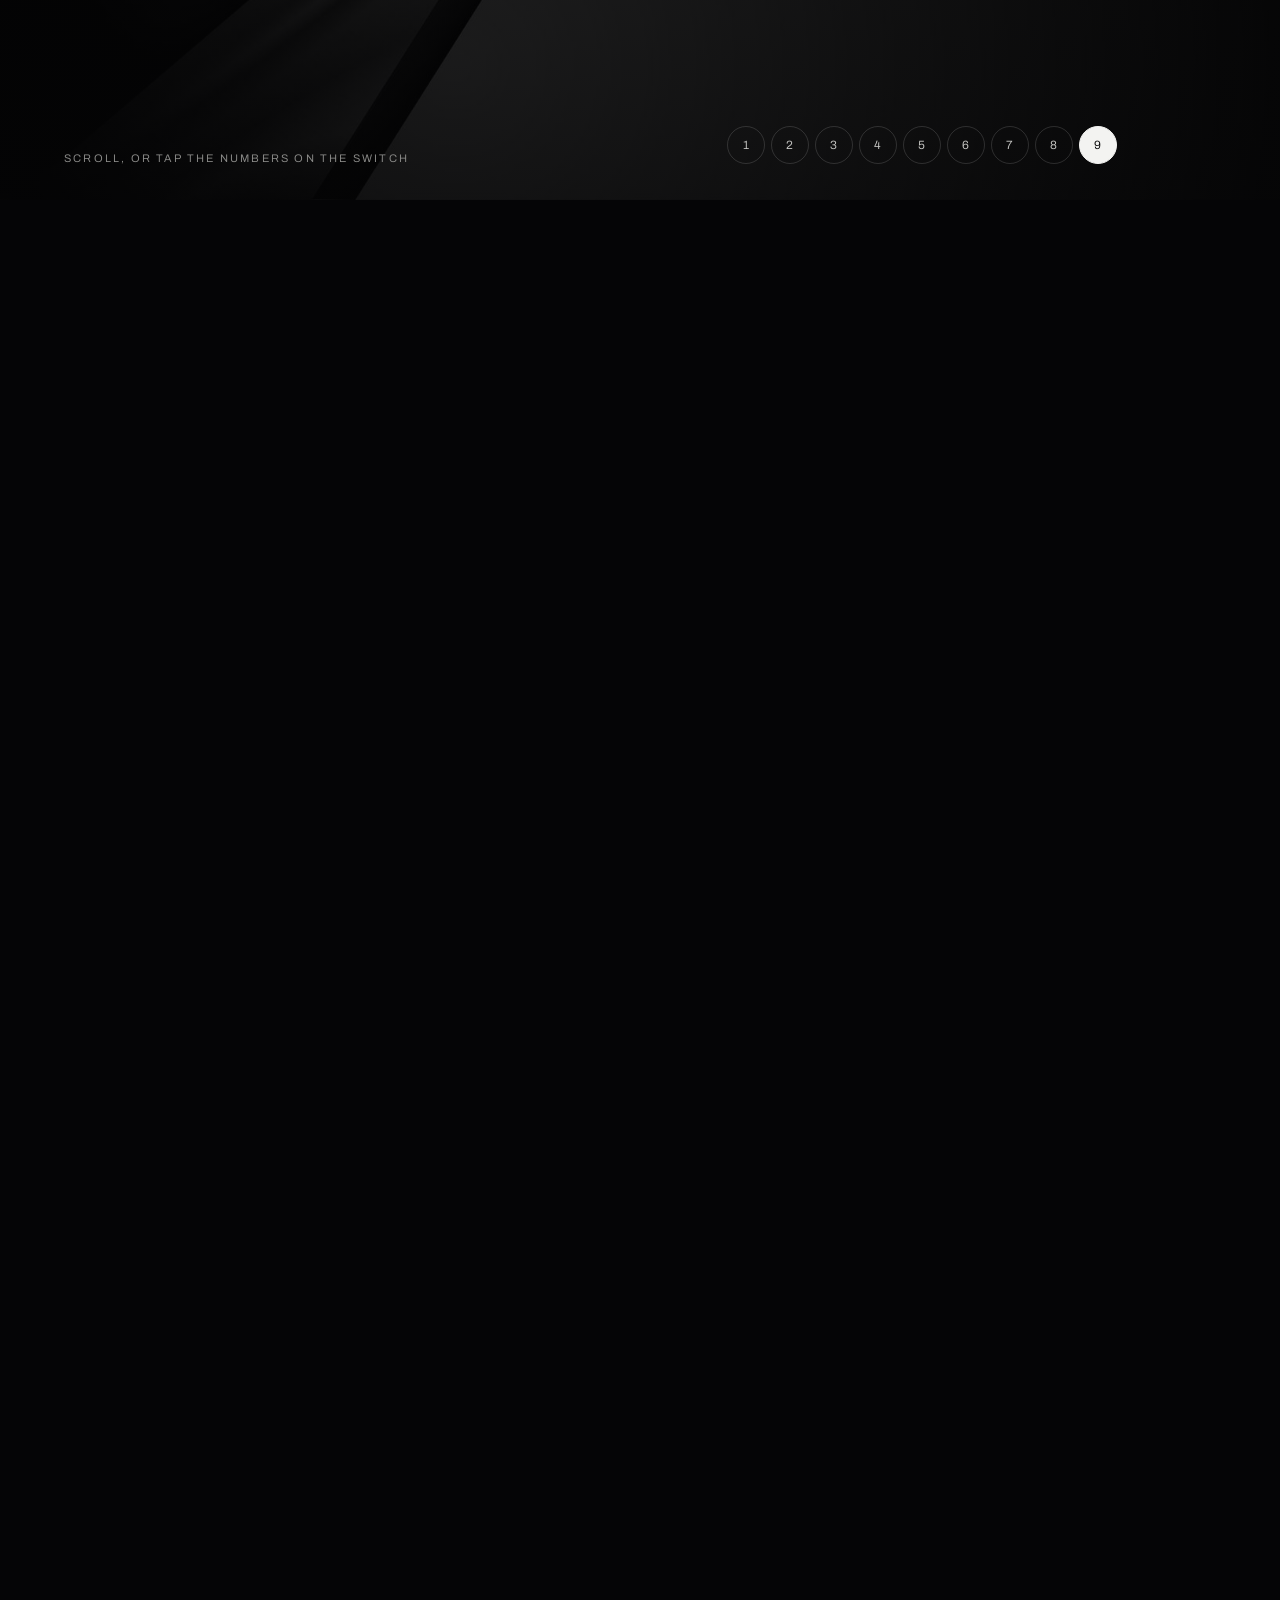
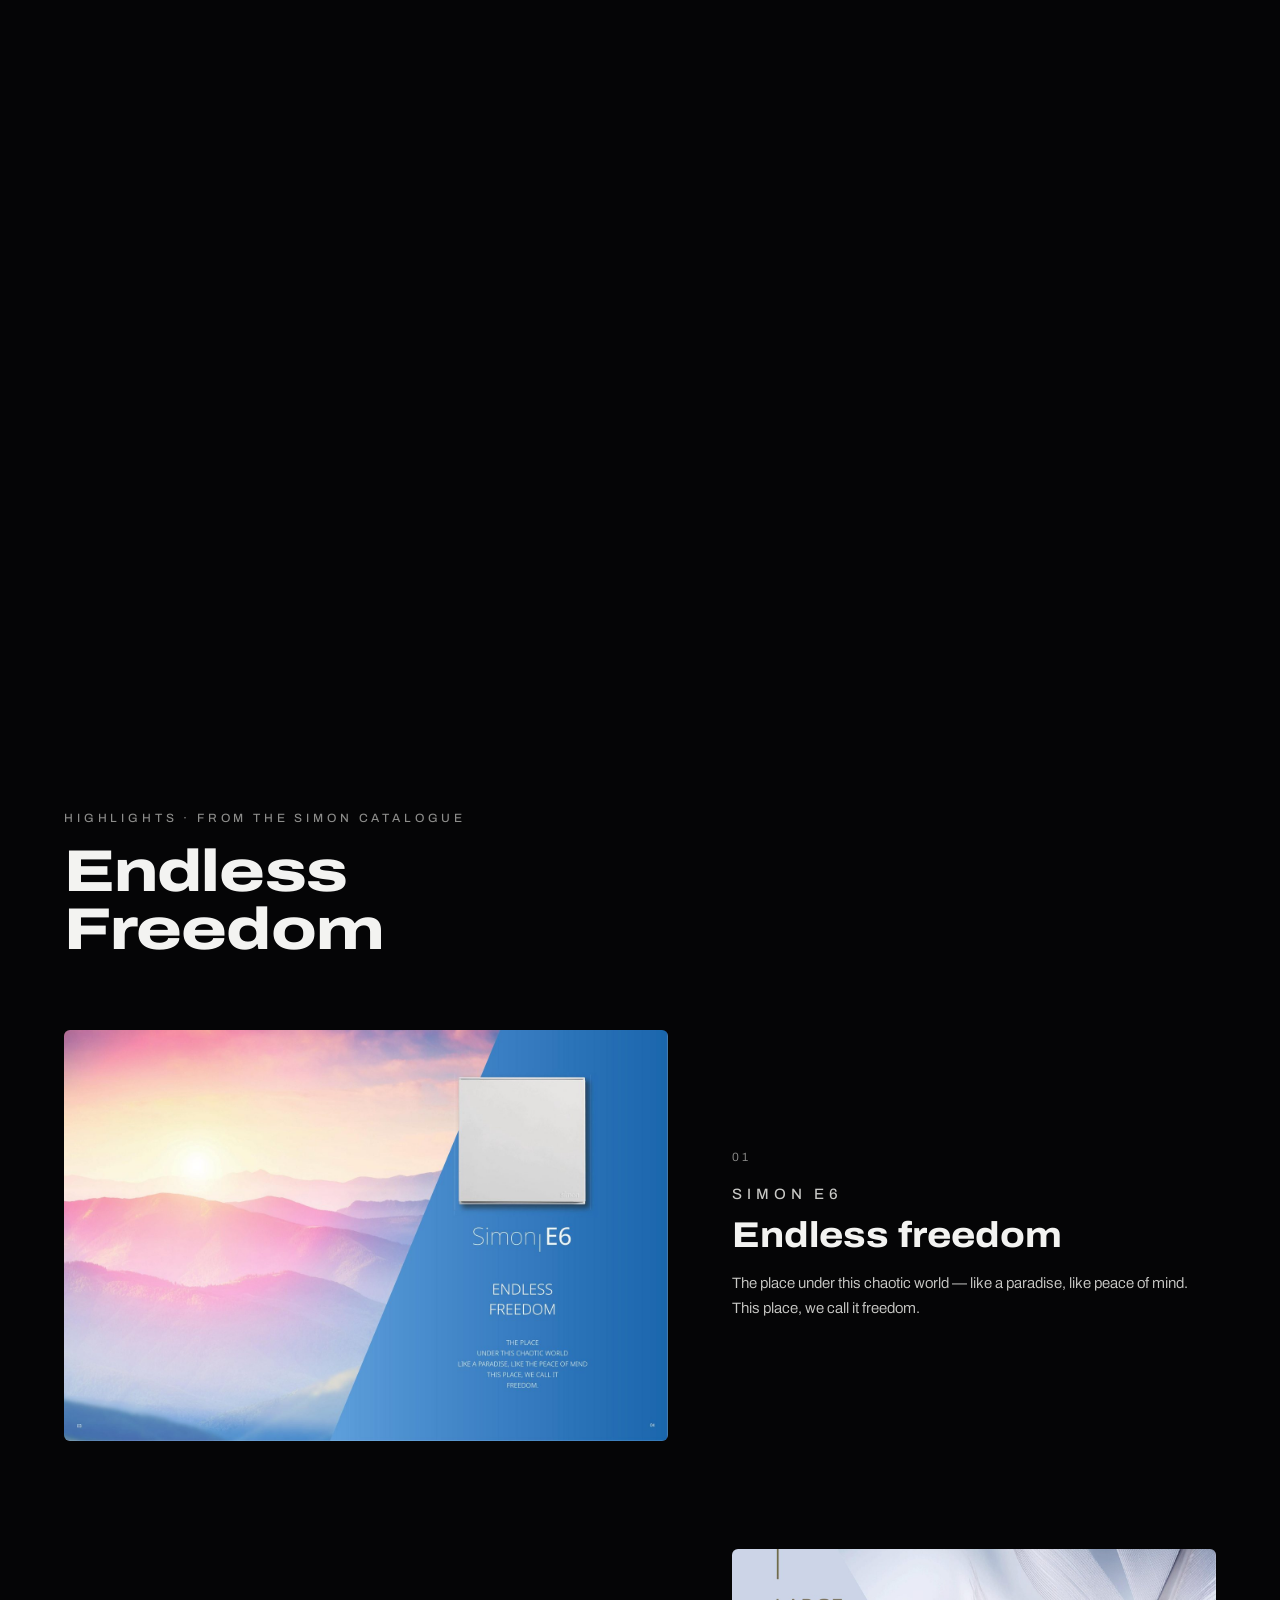
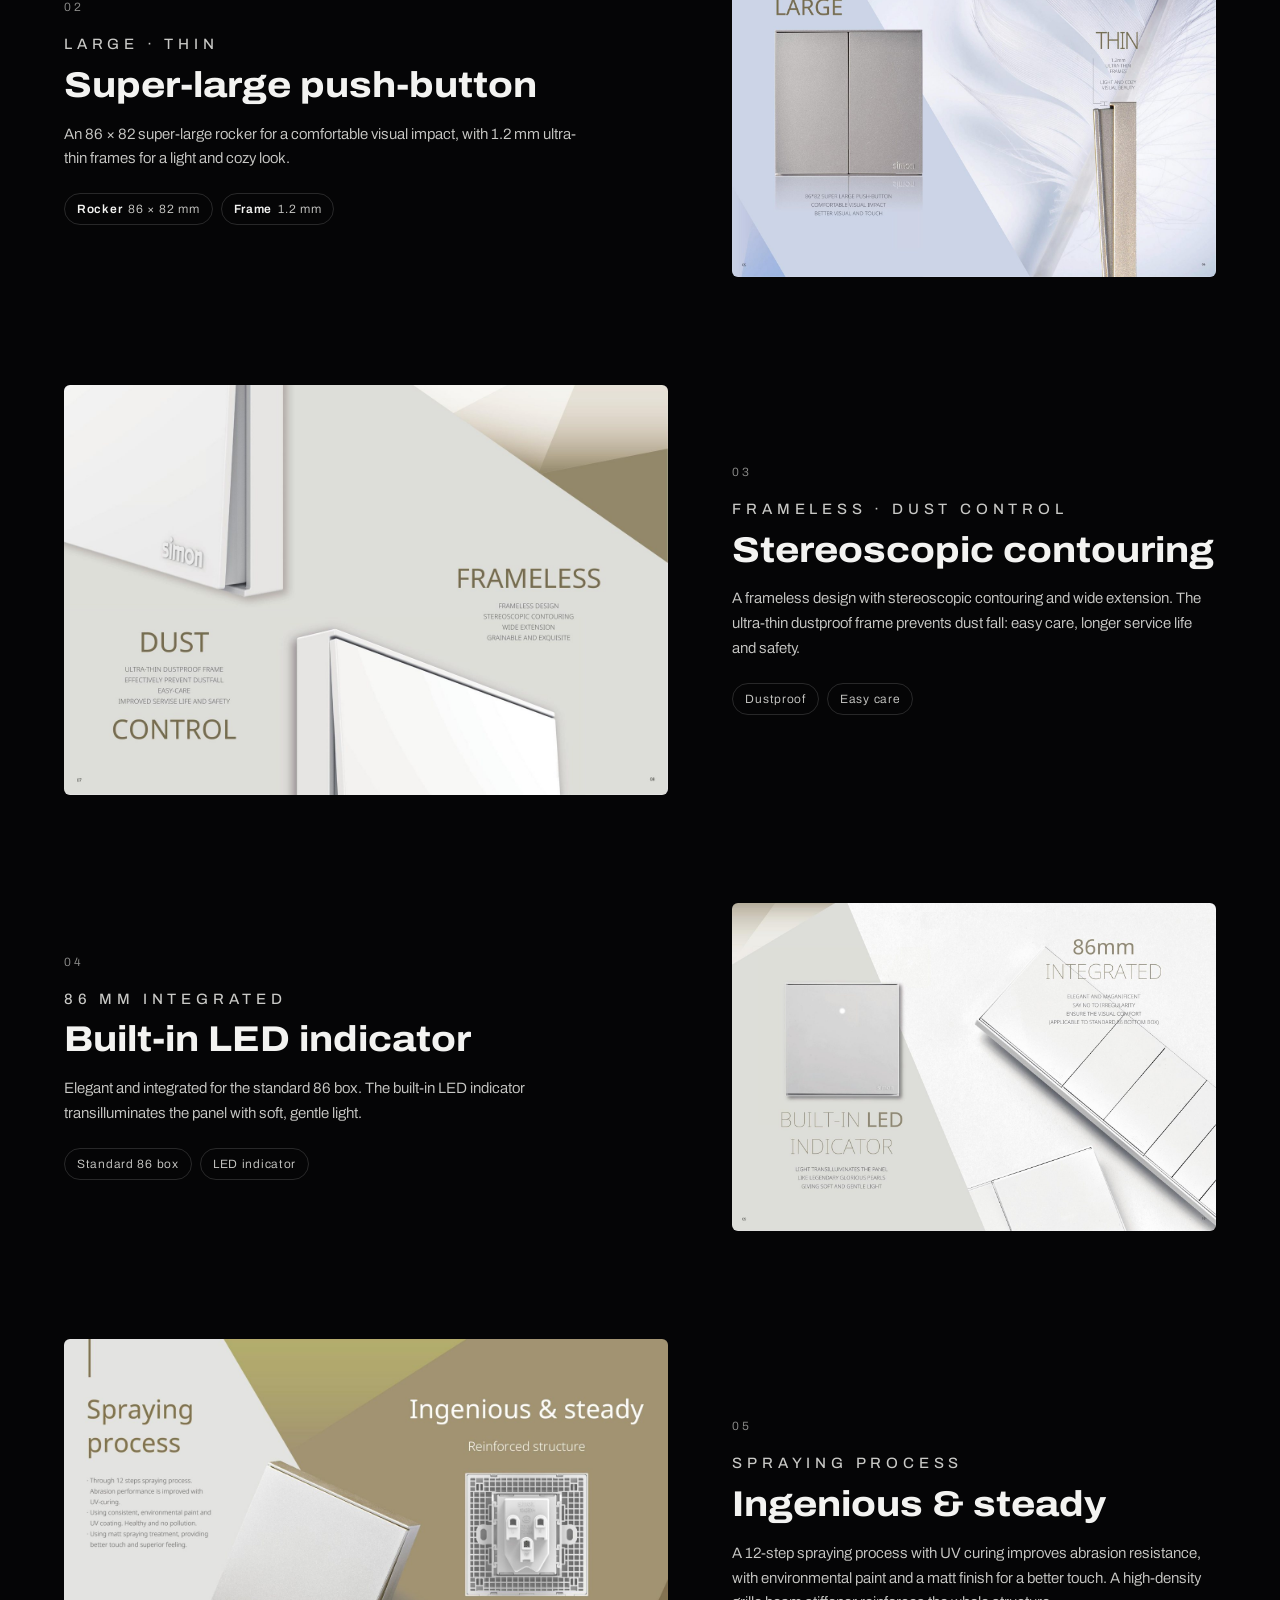
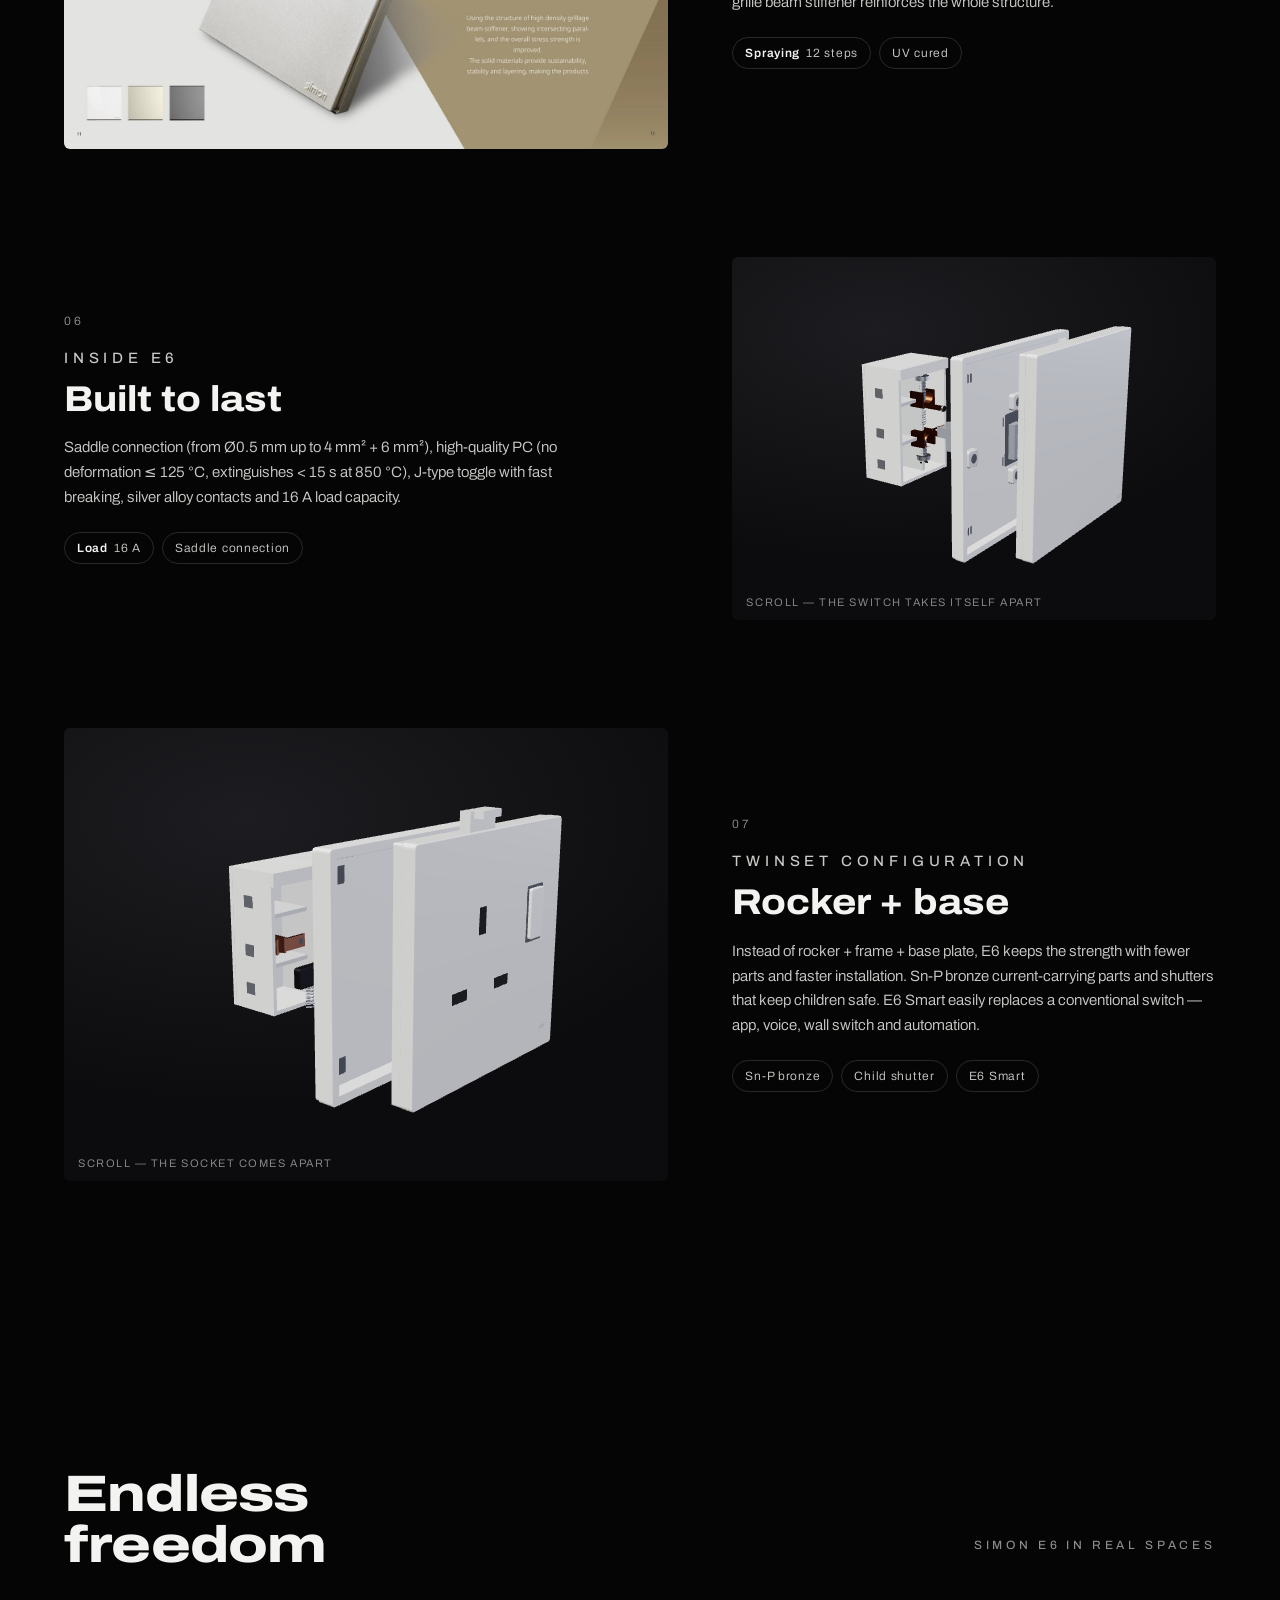
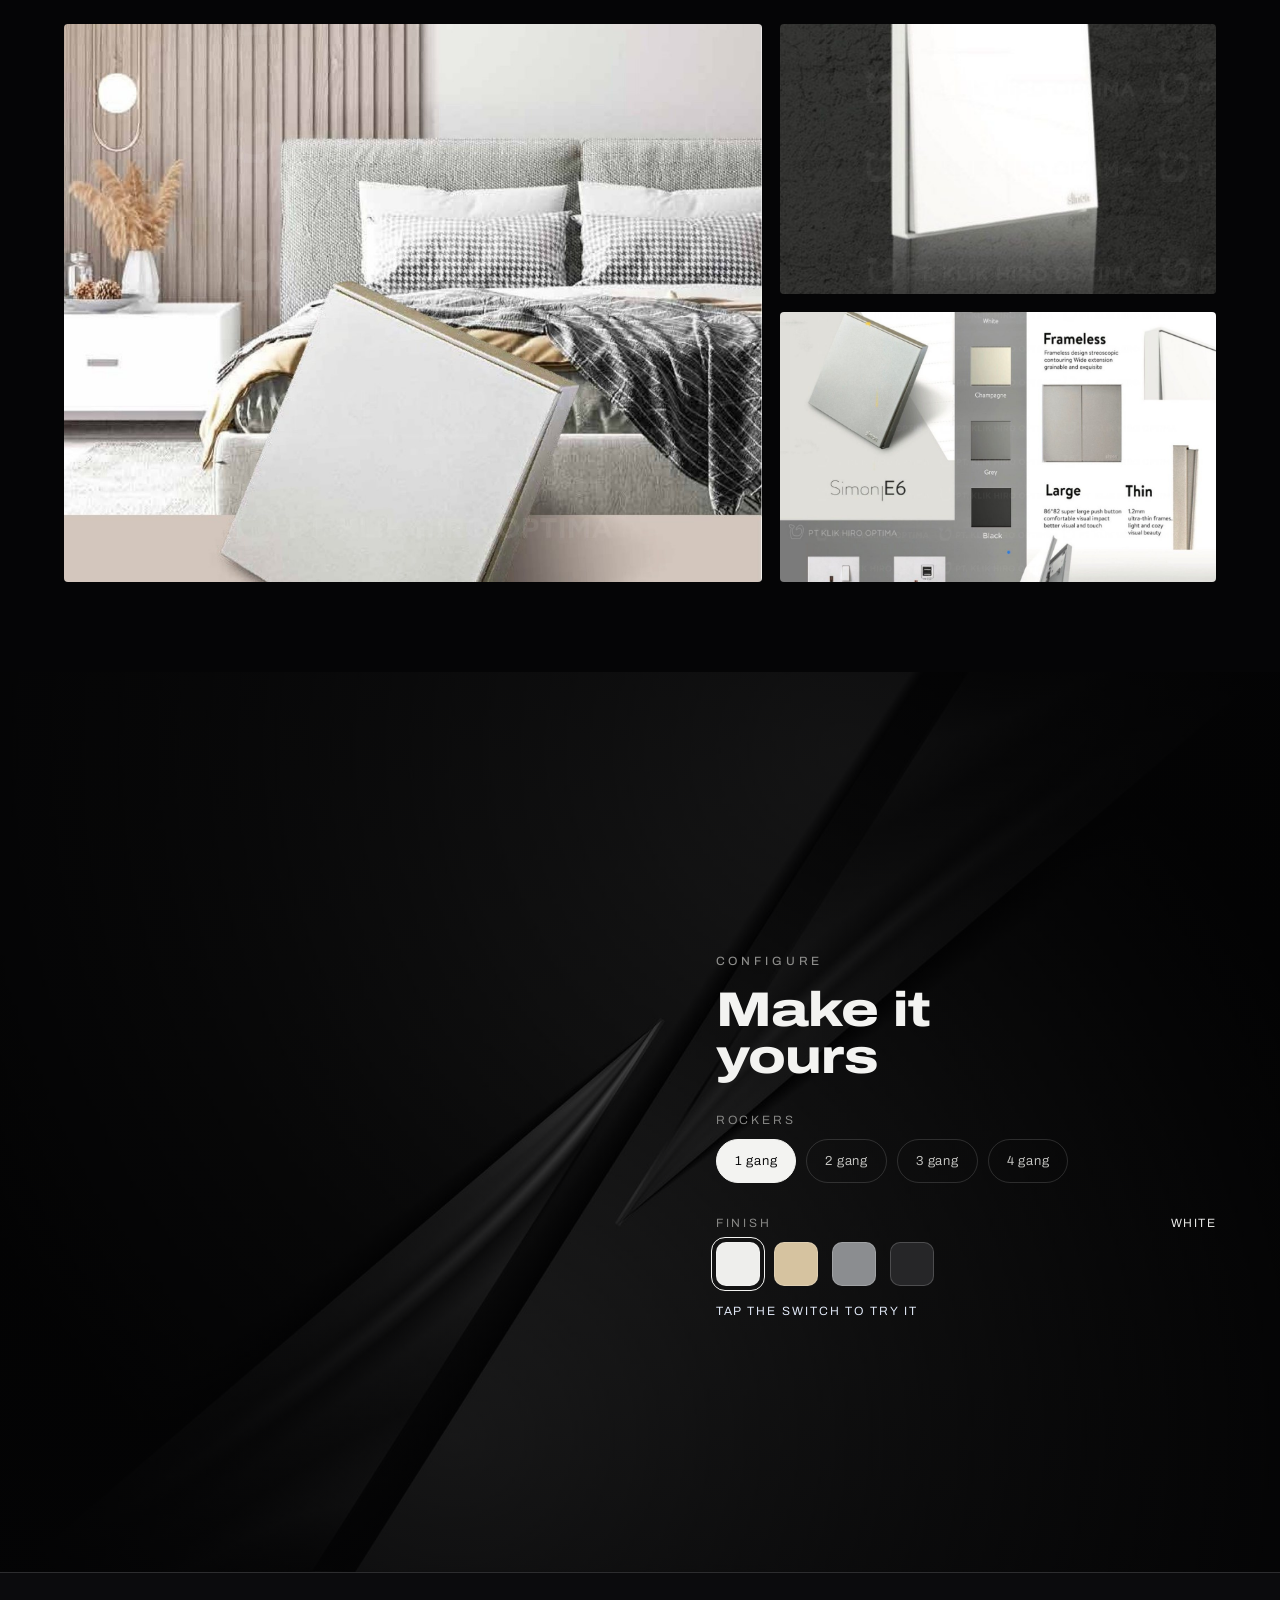
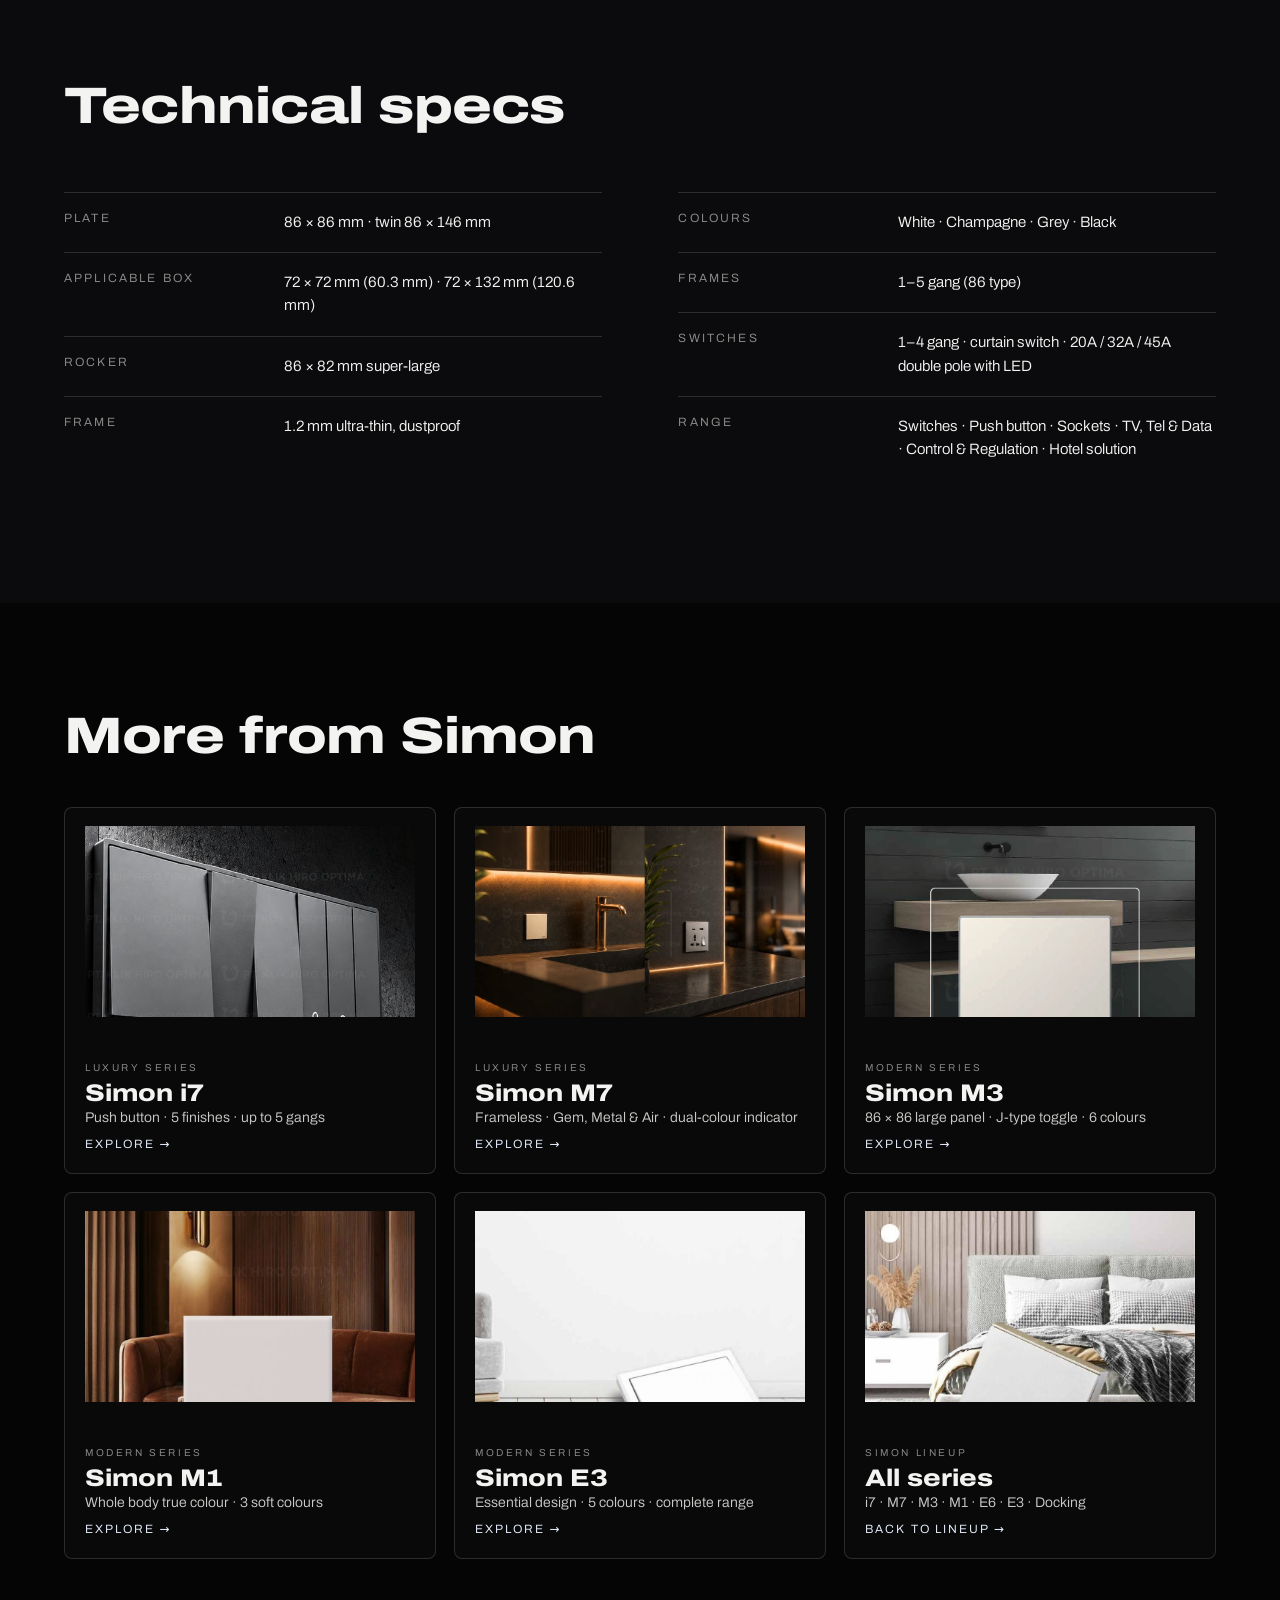
<file: simon-e6.html>
<!doctype html>
<html lang="en">
<head>
<meta charset="utf-8">
<meta name="viewport" content="width=device-width, initial-scale=1, viewport-fit=cover">
<title>Simon E6 — Endless Freedom | PT. Klik Hiro Optima</title>
<meta name="description" content="Simon E6: endless freedom. 86×82 super-large rocker, 1.2 mm ultra-thin dustproof frame, frameless stereoscopic design.">
<meta name="theme-color" content="#050506">
<link rel="stylesheet" href="css/style.css">
<link rel="stylesheet" href="css/product.css">
</head>
<body class="product product-e6">
<div id="loader" aria-hidden="true"><div class="loader-inner"><img src="assets/img/logo-kho.png" alt="" class="loader-kho"><div class="loader-bar"><span style="transform:scaleX(1)"></span></div><div class="loader-meta"><span>Simon E6</span><span>Loading</span></div></div></div>
<header class="nav">
  <a href="index.html" class="nav-logo" aria-label="PT. Klik Hiro Optima — home"><img src="assets/img/logo-kho.png" alt="PT. Klik Hiro Optima"></a>
  <a href="index.html#lineup" class="nav-back">← All series</a>
  <nav class="nav-links" aria-label="Sections">
    <a href="#overview">Overview</a><a href="#explore">Features</a><a href="#story">Highlights</a><a href="#configure">Configure</a><a href="#specs">Specs</a>
  </nav>
  <div class="nav-series" aria-label="Series"><a href="simon-i7.html">i7</a><a href="simon-m7.html">M7</a><a href="simon-m3.html">M3</a><a href="simon-m1.html">M1</a><a href="simon-e6.html" class="on" aria-current="page">E6</a><a href="simon-e3.html">E3</a><a href="simon-docking.html">Dock</a><a href="simon-homepad.html">Homepad</a></div>
  <button class="nav-toggle" aria-label="Open menu" aria-expanded="false" hidden><span></span><span></span></button>
</header>
<div class="progress" aria-hidden="true"><span></span></div>
<canvas id="gl" aria-hidden="true"></canvas>
<div id="overlay"><div id="pins"></div><svg id="dims" aria-hidden="true"><g></g></svg></div>

<main id="main">
  <section id="overview" class="p-hero" data-mode="hero">
    <div class="bg dim"><img src="assets/img/bg-wave2.jpg" alt=""></div>
    <div class="p-hero-layout">
      <div class="p-hero-copy">
        <p class="eyebrow">Simon · Modern Series</p>
        <h1><span>Simon</span> E6</h1>
        <p class="p-tag">Endless Freedom · Elegant · Luxury · Design</p>
        <p class="body">A frameless design with stereoscopic contouring, a super-large rocker and an ultra-thin 1.2 mm frame that keeps dust out.</p>
        <div class="p-chips"><span>86 × 82 rocker</span><span>1.2 mm frame</span><span>Dust control</span><span>4 colours</span></div>
        <div class="p-cta"><a class="btn btn-solid" href="#explore">Explore features</a><a class="btn btn-ghost" href="#configure">Configure</a></div>
      </div>
      <div class="slot" data-slot="hero"></div>
    </div>
  </section>

  <section id="explore" class="pin" data-mode="explore" style="--h:865">
    <div class="stick">
      <div class="bg dim"><img src="assets/img/bg-ribbon2.jpg" alt=""></div>
      <div id="finishBadge" aria-live="polite"></div>
      <div class="ex-layout">
        <div class="slot" data-slot="explore"></div>
        <div class="ex-panel">
        <article class="feat" aria-live="polite">
          <span class="num">01 / 09 · Frameless</span>
          <h2>Endless<br>freedom</h2>
          <p>Frameless design with stereoscopic contouring and a wide extension — graceful and exquisite.</p>
          <ul><li>Frameless</li><li>Stereoscopic contouring</li><li>Wide extension</li></ul>
        </article>
        <article class="feat" aria-live="polite">
          <span class="num">02 / 09 · Large rocker</span>
          <h2>86 × 82<br>super-large rocker</h2>
          <p>A super-large 86 × 82 push surface gives a comfortable visual impact and a better look and touch.</p>
          <ul><li><b>Rocker</b>86 × 82 mm</li></ul><p class="try">Click the switch to try it</p>
        </article>
        <article class="feat" aria-live="polite">
          <span class="num">03 / 09 · 1.2 mm frame</span>
          <h2>Thin.<br>1.2 mm thin.</h2>
          <p>An ultra-thin 1.2 mm frame — light and cozy visual beauty.</p>
          <ul><li><b>Frame</b>1.2 mm</li></ul>
        </article>
        <article class="feat" aria-live="polite">
          <span class="num">04 / 09 · Dust control</span>
          <h2>Dust<br>control</h2>
          <p>The ultra-thin dustproof frame effectively prevents dust fall — easy care, with improved service life and safety.</p>
          <ul><li>Dustproof frame</li><li>Easy care</li><li>Longer service life</li></ul>
        </article>
        <article class="feat" aria-live="polite">
          <span class="num">05 / 09 · Built-in LED</span>
          <h2>86 mm integrated<br>LED indicator</h2>
          <p>Elegant and integrated for the standard 86 box: an LED indicator is built into the rocker of the LED versions, so the switch is easy to find in the dark.</p>
          <ul><li>Built-in LED</li><li>86 integrated</li></ul><p class="try">Click the switch to turn it on/off</p>
        </article>
        <article class="feat" aria-live="polite">
          <span class="num">06 / 09 · Inside E6</span>
          <h2>Saddle connection,<br>16A load</h2>
          <p>Saddle connection clamps the wire by surface instead of a single point (from Ø0.5 mm up to 4 mm² + 6 mm²), a J-type toggle breaks fast, silver alloy contacts are larger, and a four-point fastener holds the rocker firmly — 16A ultra-strong load.</p>
          <ul><li>Saddle connection</li><li>J-type toggle</li><li>Four-point fastener</li><li><b>Load</b>16A</li></ul>
        </article>
        <article class="feat" aria-live="polite">
          <span class="num">07 / 09 · Rocker colours</span>
          <h2>Four<br>rocker colours</h2>
          <p>White, Champagne, Grey and Black.</p>
          <ul><li>White</li><li>Champagne</li><li>Grey</li><li>Black</li></ul>
        </article>
        <article class="feat" aria-live="polite">
          <span class="num">08 / 09 · Sockets &amp; frames</span>
          <h2>Twin plates,<br>multigang frames</h2>
          <p>Sockets with switch or with USB chargers, an 86 × 146 mm plate for twin sockets, and multigang frames from 2 to 5 gang.</p>
          <ul><li><b>Twin plate</b>86 × 146 mm</li><li><b>Frames</b>2–5 gang</li><li>USB A+C chargers</li></ul>
        </article>
        <article class="feat" aria-live="polite">
          <span class="num">09 / 09 · Dimensions</span>
          <h2>Fits a<br>standard box</h2>
          <p>86 × 86 mm plate on a 72 × 72 mm box (fixing centre 60.3 mm). Twin plate 86 × 146 mm on a 72 × 132 mm box (fixing centre 120.6 mm).</p>
          <ul><li><b>Plate</b>86 × 86 mm</li><li><b>Box</b>72 × 72 mm</li><li><b>Twin</b>86 × 146 mm</li></ul>
        </article>
        </div>
        <div class="feat-nav" role="group" aria-label="Features"><button type="button" aria-label="Feature 1: Frameless">1</button><button type="button" aria-label="Feature 2: Large rocker">2</button><button type="button" aria-label="Feature 3: 1.2 mm frame">3</button><button type="button" aria-label="Feature 4: Dust control">4</button><button type="button" aria-label="Feature 5: Built-in LED">5</button><button type="button" aria-label="Feature 6: Inside E6">6</button><button type="button" aria-label="Feature 7: Rocker colours">7</button><button type="button" aria-label="Feature 8: Sockets &amp; frames">8</button><button type="button" aria-label="Feature 9: Dimensions">9</button></div>
      </div>
      <p class="ex-hint">Scroll, or tap the numbers on the switch</p>
    </div>
  </section>

  <section id="story" class="p-story" data-mode="hidden">
    <header class="p-story-head reveal"><p class="eyebrow">Highlights · from the Simon catalogue</p><h2 class="display">Endless<br>Freedom</h2></header>
      <article class="st-row reveal">
        <figure class="st-img"><img src="assets/img/apac/e6-freedom.jpg" alt="Endless freedom — Simon E6" loading="lazy" data-zoom></figure>
        <div class="st-copy"><span class="st-num">01</span><p class="eyebrow">Simon E6</p><h3>Endless freedom</h3><p>The place under this chaotic world — like a paradise, like peace of mind. This place, we call it freedom.</p></div>
      </article>
      <article class="st-row reveal rev">
        <figure class="st-img"><img src="assets/img/apac/e6-large.jpg" alt="Super-large push-button — Simon E6" loading="lazy" data-zoom></figure>
        <div class="st-copy"><span class="st-num">02</span><p class="eyebrow">Large · Thin</p><h3>Super-large push-button</h3><p>An 86 × 82 super-large rocker for a comfortable visual impact, with 1.2 mm ultra-thin frames for a light and cozy look.</p><ul><li><b>Rocker</b>86 × 82 mm</li><li><b>Frame</b>1.2 mm</li></ul></div>
      </article>
      <article class="st-row reveal">
        <figure class="st-img"><img src="assets/img/apac/e6-frameless.jpg" alt="Stereoscopic contouring — Simon E6" loading="lazy" data-zoom></figure>
        <div class="st-copy"><span class="st-num">03</span><p class="eyebrow">Frameless · Dust control</p><h3>Stereoscopic contouring</h3><p>A frameless design with stereoscopic contouring and wide extension. The ultra-thin dustproof frame prevents dust fall: easy care, longer service life and safety.</p><ul><li>Dustproof</li><li>Easy care</li></ul></div>
      </article>
      <article class="st-row reveal rev">
        <figure class="st-img"><img src="assets/img/apac/e6-led.jpg" alt="Built-in LED indicator — Simon E6" loading="lazy" data-zoom></figure>
        <div class="st-copy"><span class="st-num">04</span><p class="eyebrow">86 mm integrated</p><h3>Built-in LED indicator</h3><p>Elegant and integrated for the standard 86 box. The built-in LED indicator transilluminates the panel with soft, gentle light.</p><ul><li>Standard 86 box</li><li>LED indicator</li></ul></div>
      </article>
      <article class="st-row reveal">
        <figure class="st-img"><img src="assets/img/apac/e6-spray.jpg" alt="Ingenious &amp; steady — Simon E6" loading="lazy" data-zoom></figure>
        <div class="st-copy"><span class="st-num">05</span><p class="eyebrow">Spraying process</p><h3>Ingenious &amp; steady</h3><p>A 12-step spraying process with UV curing improves abrasion resistance, with environmental paint and a matt finish for a better touch. A high-density grille beam stiffener reinforces the whole structure.</p><ul><li><b>Spraying</b>12 steps</li><li>UV cured</li></ul></div>
      </article>
      <article class="st-row reveal rev">
        <figure class="st-img st-3d" data-ex='{"kit": "e6", "labels": {"rocker": "High quality PC for entire product", "base": "Four-point fastener", "lever": "J-type toggle mechanism", "contacts": "Silver alloy contacts", "terminals": "Saddle connection"}}' aria-label="Built to last — animated exploded view of Simon E6"><canvas></canvas><div class="st-labs"></div><p class="st-hint">Scroll — the switch takes itself apart</p></figure>
        <div class="st-copy"><span class="st-num">06</span><p class="eyebrow">Inside E6</p><h3>Built to last</h3><p>Saddle connection (from Ø0.5 mm up to 4 mm² + 6 mm²), high-quality PC (no deformation ≤ 125 °C, extinguishes &lt; 15 s at 850 °C), J-type toggle with fast breaking, silver alloy contacts and 16 A load capacity.</p><ul><li><b>Load</b>16 A</li><li>Saddle connection</li></ul></div>
      </article>
      <article class="st-row reveal">
        <figure class="st-img st-3d" data-ex='{"kit": "e6socket", "labels": {"rocker": "Rocker (socket face)", "base": "Base", "lever": "Safety shutter", "contacts": "Sn-P bronze current-carrying parts"}}' aria-label="Rocker + base — animated exploded view of Simon E6"><canvas></canvas><div class="st-labs"></div><p class="st-hint">Scroll — the socket comes apart</p></figure>
        <div class="st-copy"><span class="st-num">07</span><p class="eyebrow">Twinset configuration</p><h3>Rocker + base</h3><p>Instead of rocker + frame + base plate, E6 keeps the strength with fewer parts and faster installation. Sn-P bronze current-carrying parts and shutters that keep children safe. E6 Smart easily replaces a conventional switch — app, voice, wall switch and automation.</p><ul><li>Sn-P bronze</li><li>Child shutter</li><li>E6 Smart</li></ul></div>
      </article>
  </section>

  <section id="gallery" class="p-gallery" data-mode="hidden">
    <div class="p-gal-head reveal"><h2 class="display">Endless<br>freedom</h2><p class="eyebrow">Simon E6 in real spaces</p></div>
    <div class="p-gal-grid">
        <figure class="g-a reveal"><img src="assets/img/e6-bedroom.jpg" alt="Simon E6 in a bedroom" loading="lazy"></figure>
        <figure class="g-b reveal"><img src="assets/img/e6-panel.jpg" alt="Simon E6 white rocker on a dark wall" loading="lazy"></figure>
        <figure class="g-c reveal"><img src="assets/img/e6-features.jpg" alt="Simon E6 frameless, large and thin details" loading="lazy"></figure>
    </div>
  </section>

  <section id="configure" class="p-config" data-mode="config">
    <div class="bg dim"><img src="assets/img/bg-ribbon.jpg" alt=""></div>
    <div class="slot" data-slot="config"></div>
    <div class="cfg">
      <p class="eyebrow">Configure</p>
      <h2 class="display">Make it<br>yours</h2>
      
      <div class="cfg-block"><p class="cfg-label">Rockers</p>
        <div class="chips" role="group" aria-label="Rockers"><button class="chip-btn" data-gang="1">1 gang</button><button class="chip-btn" data-gang="2">2 gang</button><button class="chip-btn" data-gang="3">3 gang</button><button class="chip-btn" data-gang="4">4 gang</button></div>
      </div>
      <div class="cfg-block"><p class="cfg-label">Finish <span id="finishName"></span></p><div class="swatches" id="swatches" role="group" aria-label="Finish"></div></div>
      <p class="cfg-try">Tap the switch to try it</p>
    </div>
  </section>

  <section id="specs" class="p-specs" data-mode="hidden">
    <h2 class="display">Technical specs</h2>
    <div class="spec-grid"><dl class="spec-col"><div class="spec-row"><dt>Plate</dt><dd>86 × 86 mm · twin 86 × 146 mm</dd></div><div class="spec-row"><dt>Applicable box</dt><dd>72 × 72 mm (60.3 mm) · 72 × 132 mm (120.6 mm)</dd></div><div class="spec-row"><dt>Rocker</dt><dd>86 × 82 mm super-large</dd></div><div class="spec-row"><dt>Frame</dt><dd>1.2 mm ultra-thin, dustproof</dd></div></dl><dl class="spec-col"><div class="spec-row"><dt>Colours</dt><dd>White · Champagne · Grey · Black</dd></div><div class="spec-row"><dt>Frames</dt><dd>1–5 gang (86 type)</dd></div><div class="spec-row"><dt>Switches</dt><dd>1–4 gang · curtain switch · 20A / 32A / 45A double pole with LED</dd></div><div class="spec-row"><dt>Range</dt><dd>Switches · Push button · Sockets · TV, Tel &amp; Data · Control &amp; Regulation · Hotel solution</dd></div></dl></div>
  </section>

  <section id="more" class="p-more" data-mode="hidden">
    <h2 class="display">More from Simon</h2>
    <div class="more-grid"><a class="more-card" href="simon-i7.html"><div class="ph"><img src="assets/img/series-i7.jpg" alt="Simon i7" loading="lazy"></div><div><small>Luxury Series</small><h3>Simon i7</h3><p>Push button · 5 finishes · up to 5 gangs</p><span class="go">Explore →</span></div></a><a class="more-card" href="simon-m7.html"><div class="ph"><img src="assets/img/series-m7.jpg" alt="Simon M7" loading="lazy"></div><div><small>Luxury Series</small><h3>Simon M7</h3><p>Frameless · Gem, Metal &amp; Air · dual-colour indicator</p><span class="go">Explore →</span></div></a><a class="more-card" href="simon-m3.html"><div class="ph"><img src="assets/img/series-m3.jpg" alt="Simon M3" loading="lazy"></div><div><small>Modern Series</small><h3>Simon M3</h3><p>86 × 86 large panel · J-type toggle · 6 colours</p><span class="go">Explore →</span></div></a><a class="more-card" href="simon-m1.html"><div class="ph"><img src="assets/img/series-m1.jpg" alt="Simon M1" loading="lazy"></div><div><small>Modern Series</small><h3>Simon M1</h3><p>Whole body true colour · 3 soft colours</p><span class="go">Explore →</span></div></a><a class="more-card" href="simon-e3.html"><div class="ph"><img src="assets/img/series-e3.jpg" alt="Simon E3" loading="lazy"></div><div><small>Modern Series</small><h3>Simon E3</h3><p>Essential design · 5 colours · complete range</p><span class="go">Explore →</span></div></a><a class="more-card" href="index.html#lineup"><div class="ph"><img src="assets/img/series-e6.jpg" alt="Simon lineup" loading="lazy"></div><div><small>Simon lineup</small><h3>All series</h3><p>i7 · M7 · M3 · M1 · E6 · E3 · Docking</p><span class="go">Back to lineup →</span></div></a></div>
  </section>

  <footer id="showroom" class="showroom" data-sec="showroom">
    <div class="sr-top">
      <img src="assets/img/logo-kho.png" alt="PT. Klik Hiro Optima — Switch Design &amp; Smart Home" class="sr-kho">
      <img src="assets/img/logo-simon.png" alt="Simon" class="sr-simon">
    </div>
    <div class="sr-grid">
      <div class="sr-office reveal">
        <h3>Office</h3>
        <p>Jl. Kwini 8 No. 10, Jakarta Pusat 10410</p>
        <p><a href="tel:+62213811168">(021) 3811 168</a></p>
        <p><a href="mailto:klikhirooptima@gmail.com">klikhirooptima@gmail.com</a></p>
      </div>
      <div class="sr-list">
        <p class="eyebrow">Showroom</p>
        <div class="sr-cards">
          <div class="reveal"><h4>PIK 1</h4><p><b>Rukan Metro Broadway</b><br>9BE, PIK, Jakarta Utara 14460</p></div>
          <div class="reveal"><h4>PIK 2</h4><p><b>Indonesia Design District,</b><br>Blok Market Place, Unit S7a<br>Jl. Rasuna Said PIK 2</p></div>
          <div class="reveal"><h4>Alam Sutera</h4><p><b>Open Door</b> (Design and Lifestyle Centre)<br>The Flavor Bliss Lot 28-29 Unit 59<br>Jl. Alam Sutera Boulevard Kav 6, Serpong, Banten</p></div>
          <div class="reveal"><h4>Green Lake</h4><p><b>Korean Town</b> Blok RCBB No. 33,<br>Green Lake City, Tangerang</p></div>
        </div>
      </div>
    </div>
    <div class="sr-bottom">
      <a href="https://switchdesignandsmarthome.com" target="_blank" rel="noopener">switchdesignandsmarthome.com</a>
      <a href="https://www.instagram.com/klikhirooptima" target="_blank" rel="noopener">@klikhirooptima</a>
      <span>© 2026 PT. Klik Hiro Optima. All rights reserved.</span>
    </div>
  </footer>
</main>

<script type="application/json" id="series-data">{"series": "e6", "defaults": {"gang": 1, "finish": 0}, "hero": {"rx": -6, "ry": -24}, "config": {"rx": -4, "ry": 16}, "model": {"kind": "e6", "area": 8.2, "rim": true, "indicator": false, "indStyle": "dot", "indOnGlow": true, "rockerDepth": 0.24, "rockerRadius": 0.1, "logoOnKey": true}, "features": [{"title": "Frameless", "anchor": "center", "action": null, "state": {"rx": -6, "ry": -24}}, {"title": "Large rocker", "anchor": "rocker", "action": "rocker", "state": {"rx": -4, "ry": -18, "zoom": 1.15}}, {"title": "1.2 mm frame", "anchor": "rim", "action": null, "state": {"rx": -6, "ry": -32, "zoom": 1.3, "focus": 0.3}}, {"title": "Dust control", "anchor": "edge", "action": null, "state": {"rx": -4, "ry": -72, "zoom": 1.15}}, {"title": "Built-in LED", "anchor": "indicator", "action": "glow", "state": {"rx": -4, "ry": -14, "zoom": 1.2, "focus": 0.5, "glow": 1}}, {"title": "Inside E6", "anchor": "terminals", "action": null, "state": {"rx": -10, "ry": -132, "explode": 1, "zoom": 1.0}}, {"title": "Rocker colours", "anchor": "corner", "action": "colors", "state": {"rx": -6, "ry": 18}}, {"title": "Sockets & frames", "anchor": "lower", "action": null, "state": {"rx": -8, "ry": 22}}, {"title": "Dimensions", "anchor": "bottom", "action": "dims", "state": {"rx": 0, "ry": 0, "zoom": 0.78, "colHex": "#1d1d1f"}}], "finishes": [{"name": "White", "hex": "#eeeeec", "code": ""}, {"name": "Champagne", "hex": "#d6c3a0", "code": ""}, {"name": "Grey", "hex": "#8b8d90", "code": ""}, {"name": "Black", "hex": "#262628", "code": ""}]}</script>
<script src="js/vendor/three.min.js"></script>
<script src="js/vendor/gsap.min.js"></script>
<script src="js/vendor/lenis.min.js"></script>
<script src="js/switch3d.js"></script>
<script src="js/series3d.js"></script>
<script src="js/kits3d.js"></script>
<script src="js/product.js"></script>
<script src="js/lightbox.js"></script>
<script src="js/story3d.js"></script>
</body>
</html>
</file>
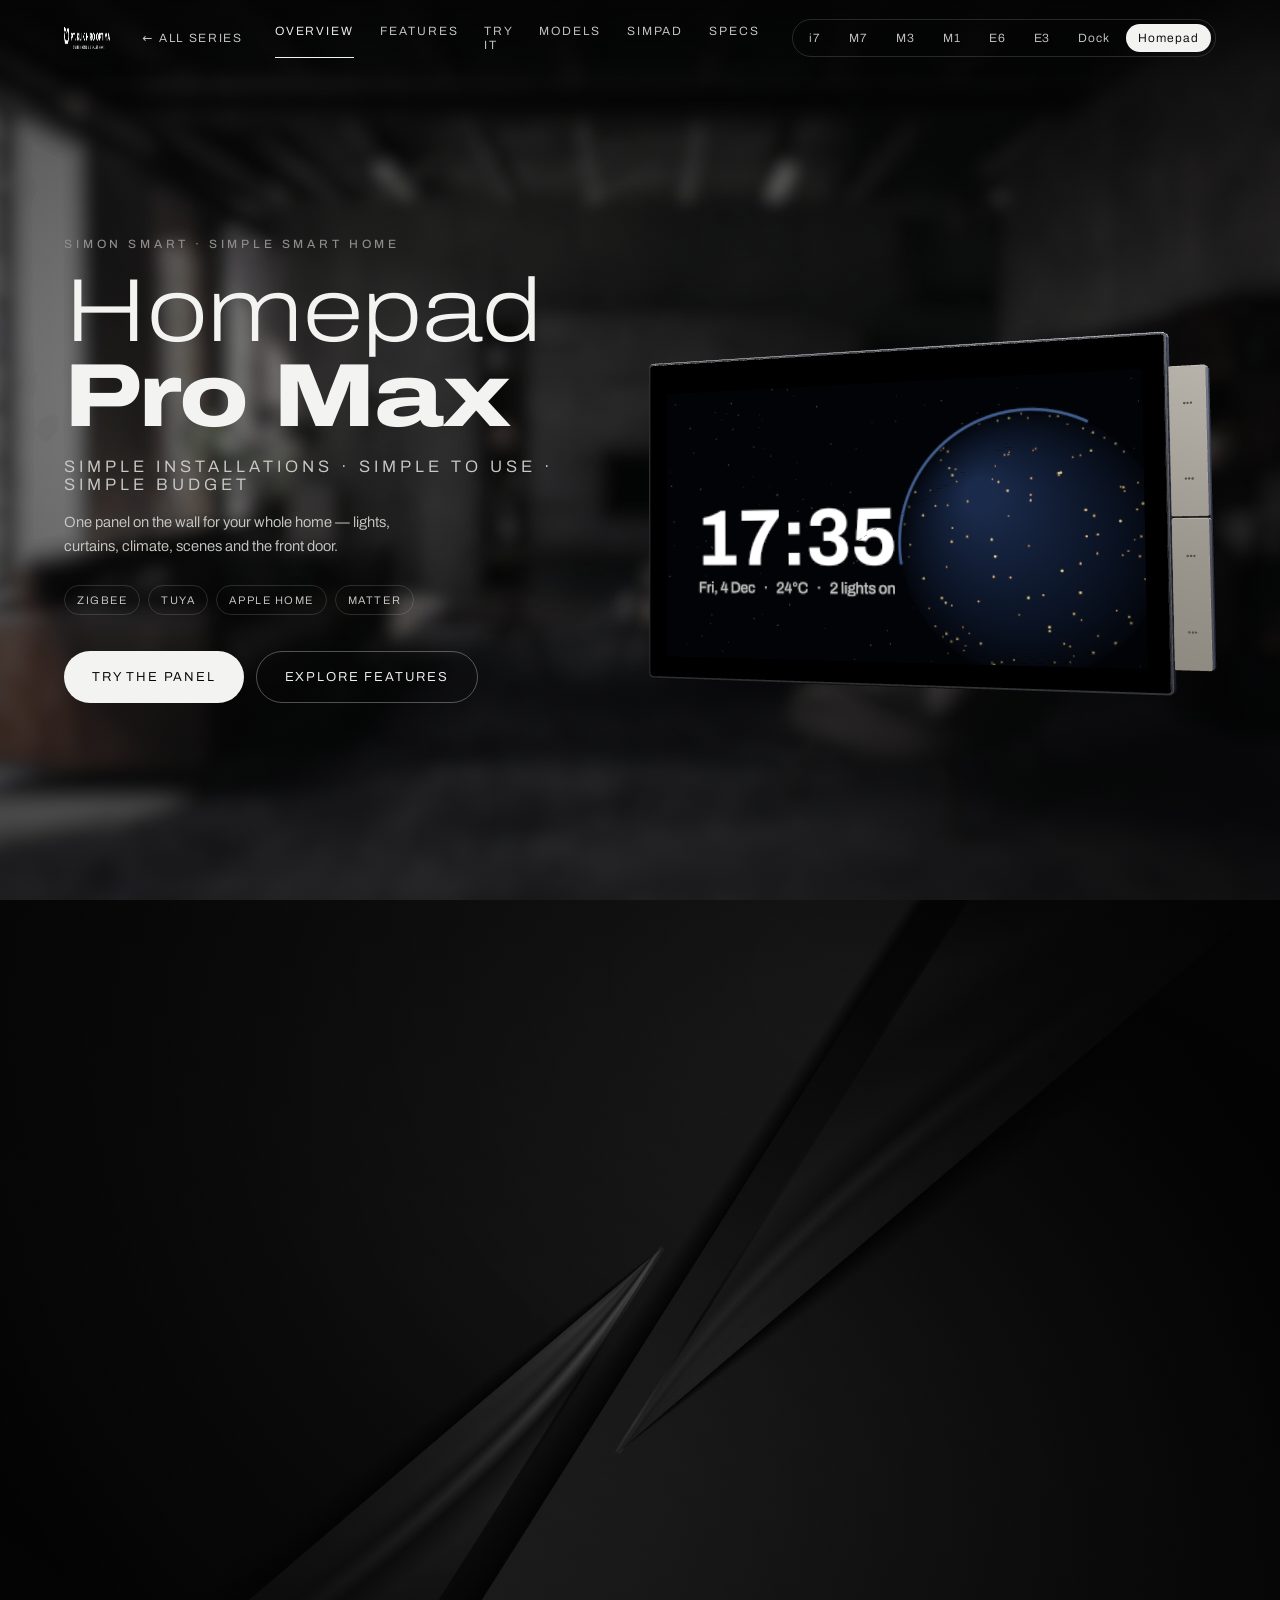
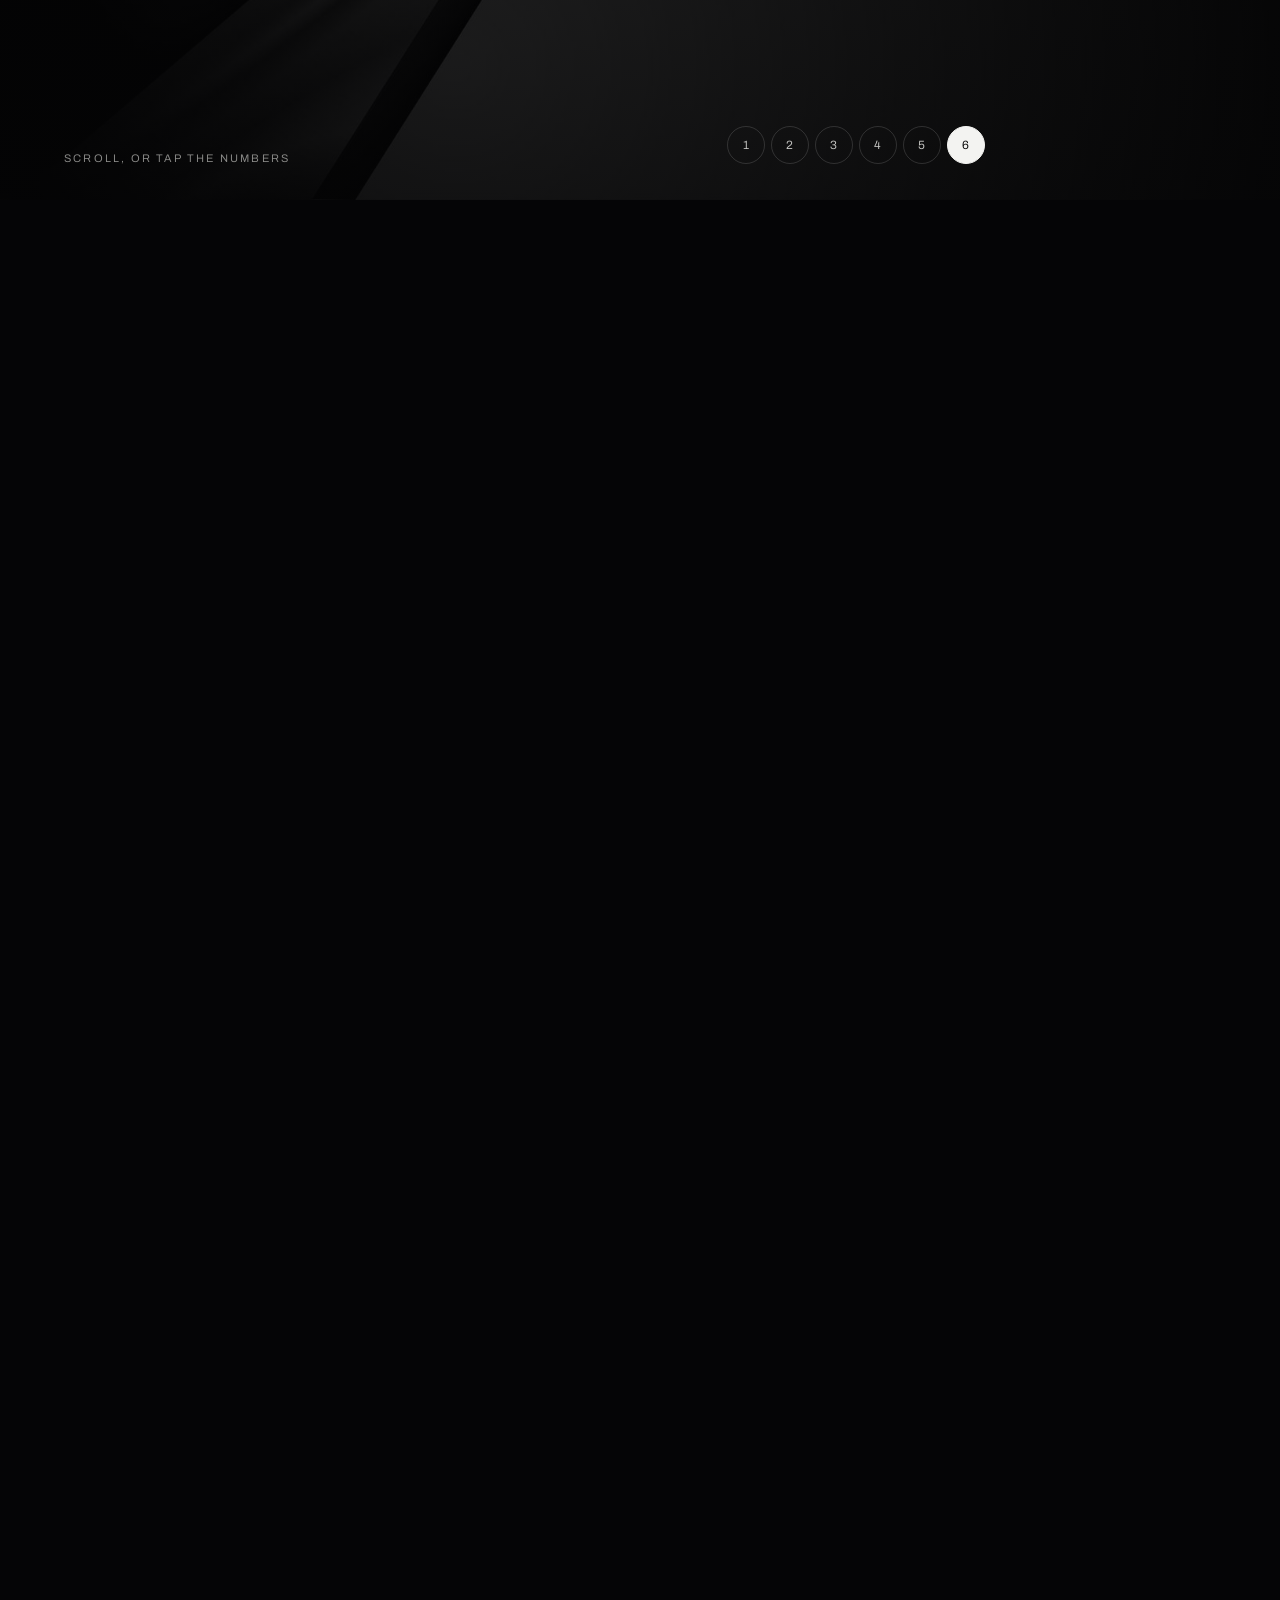
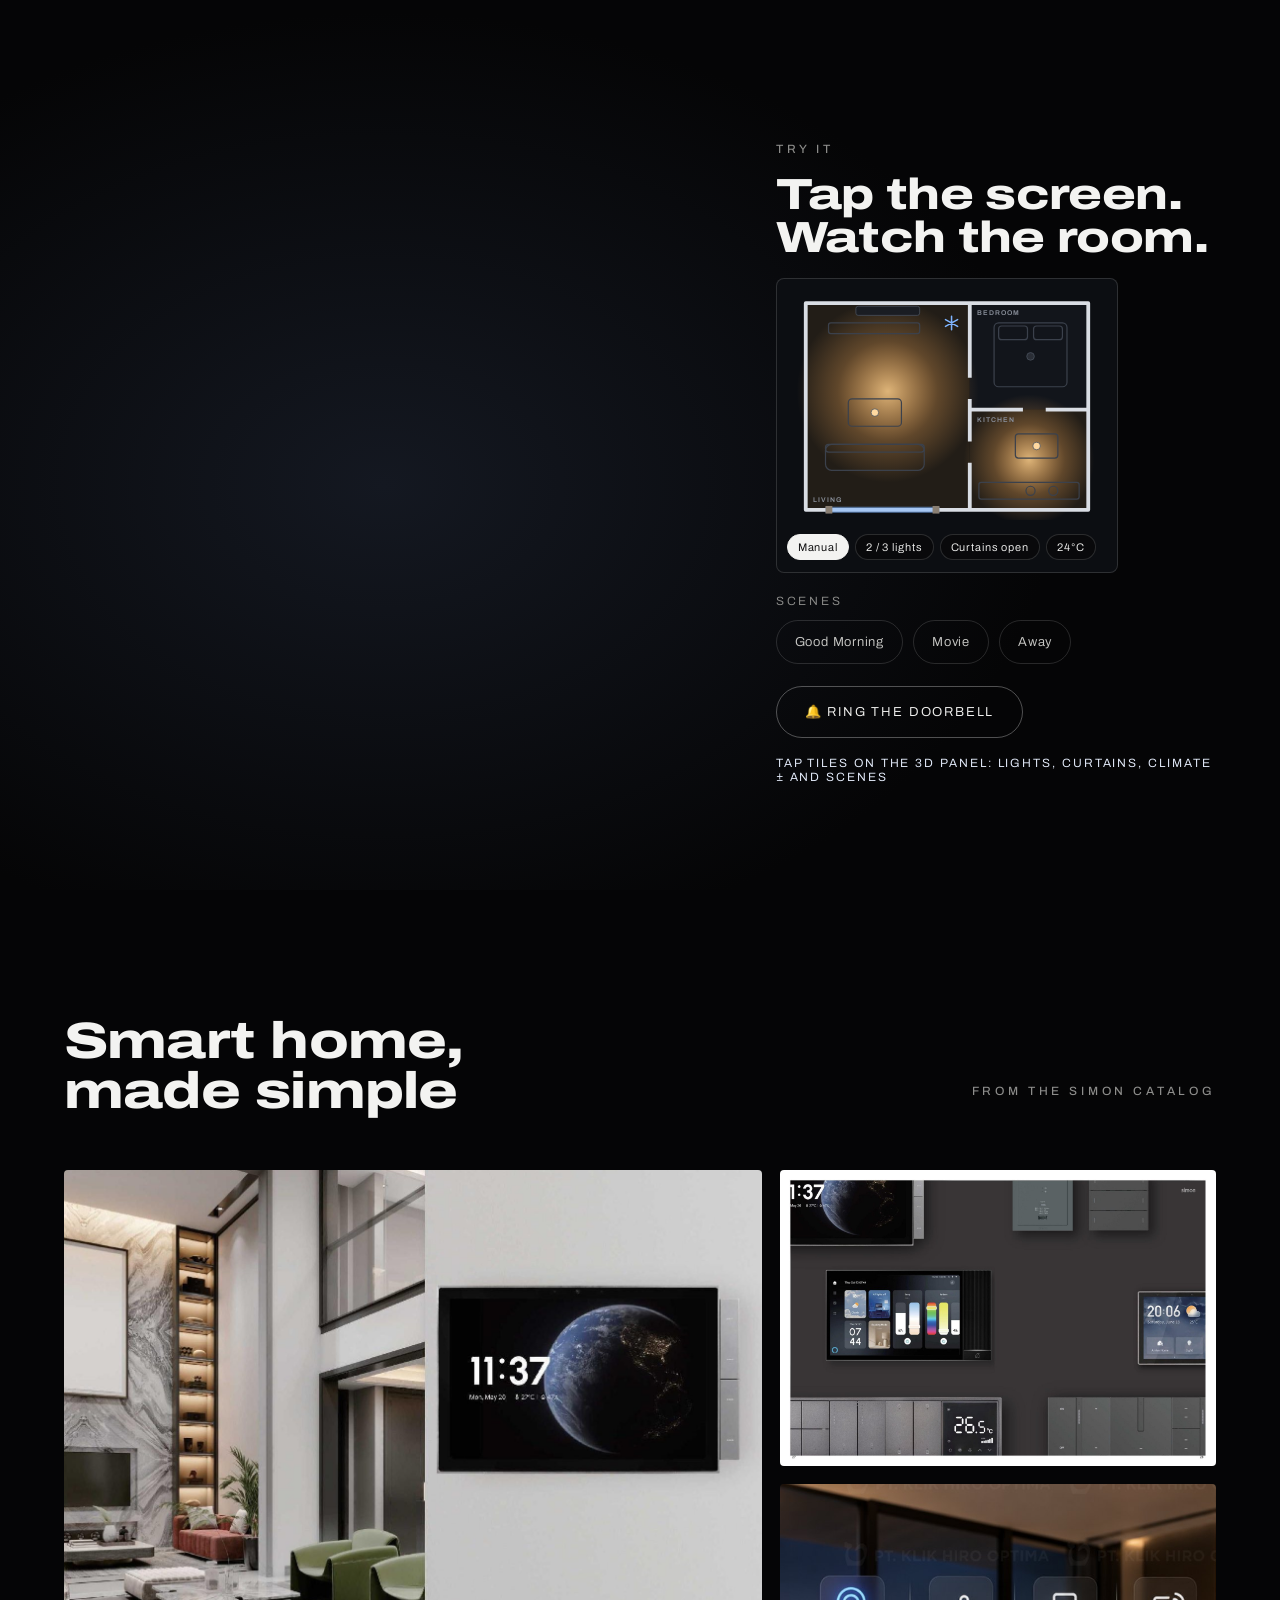
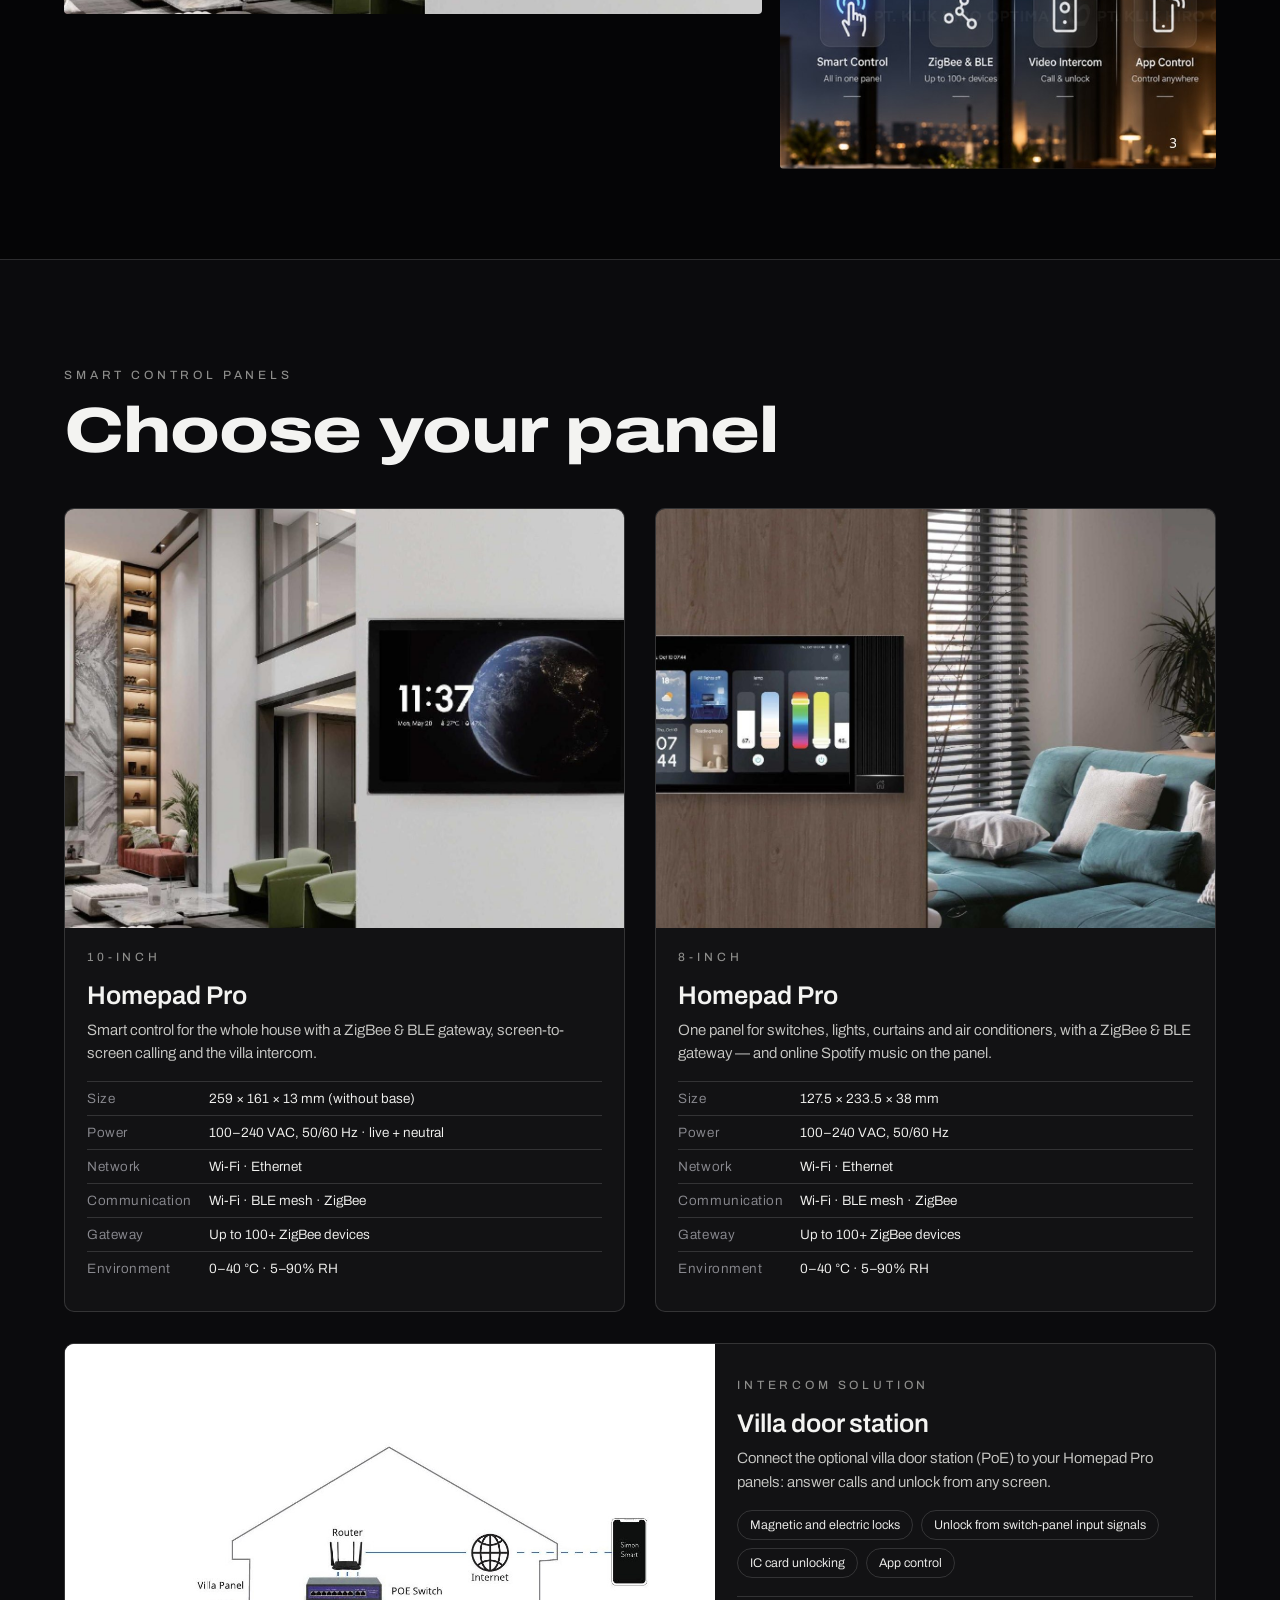
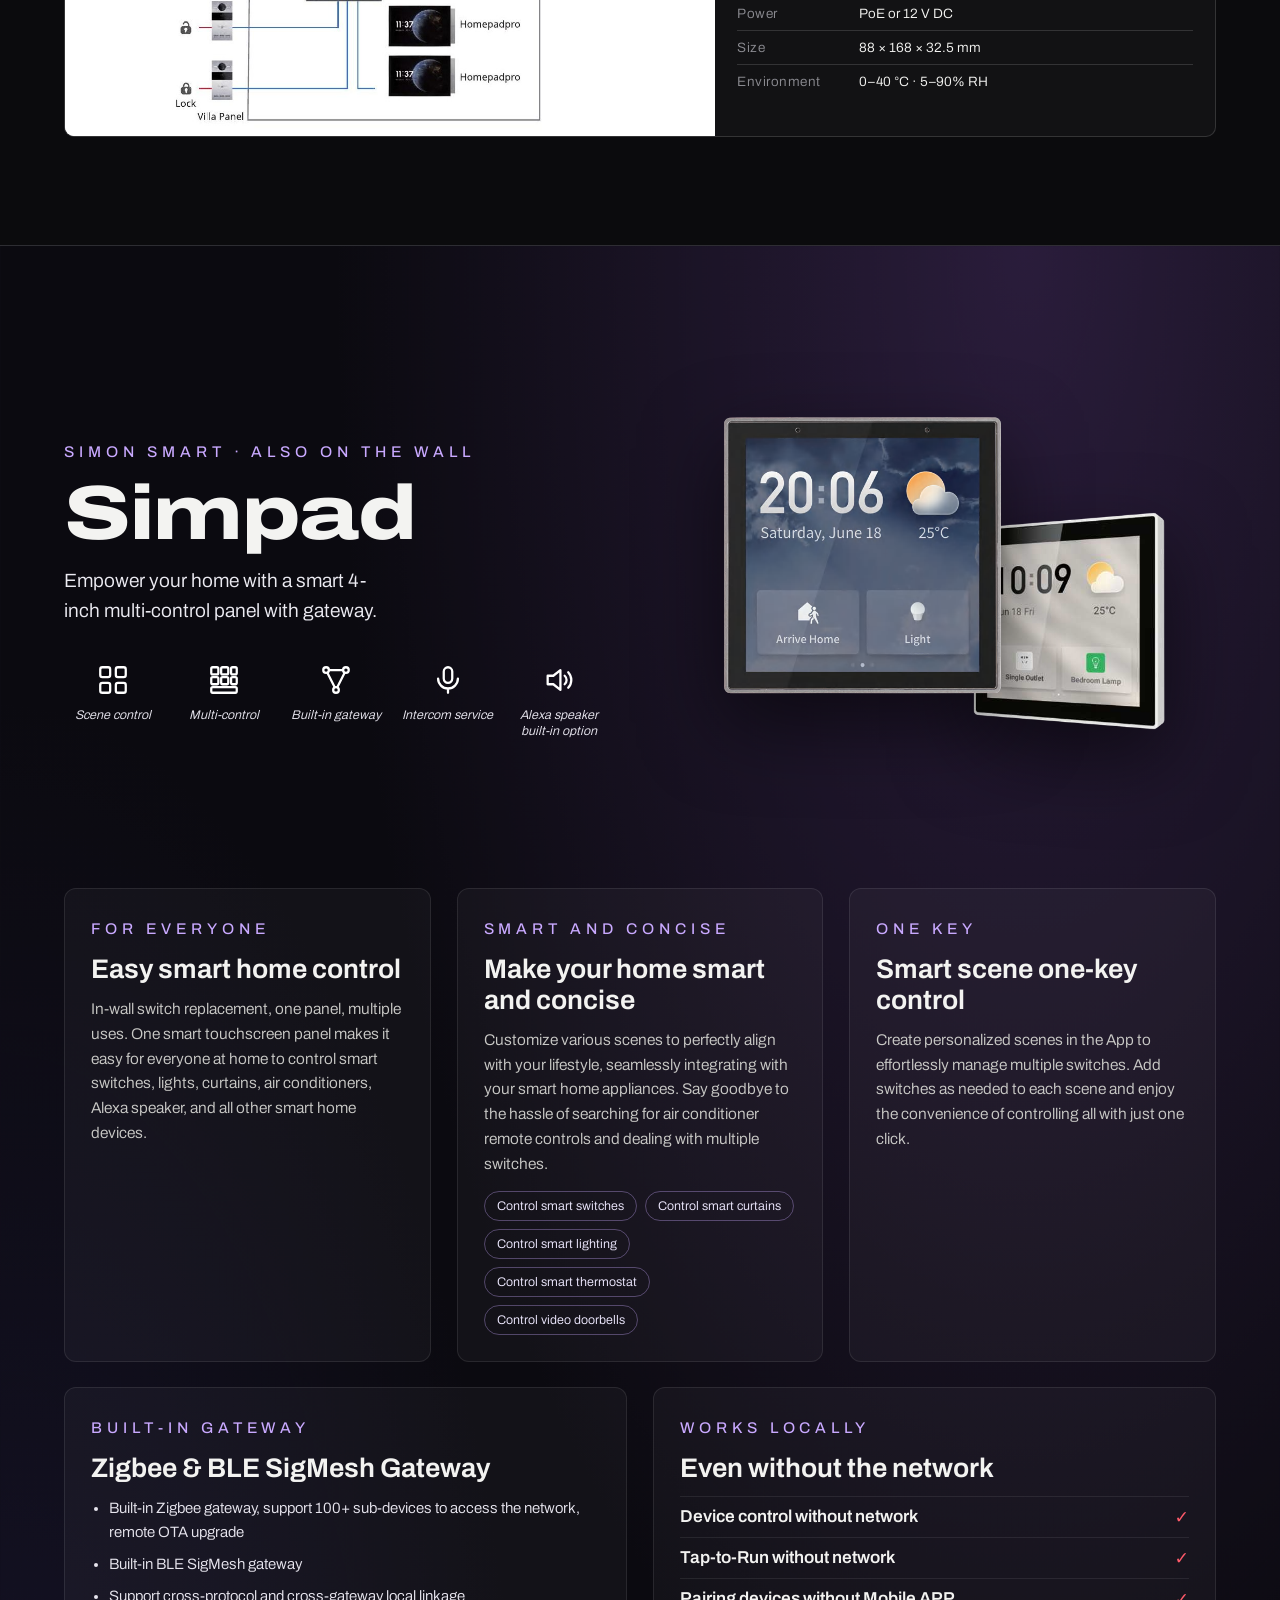
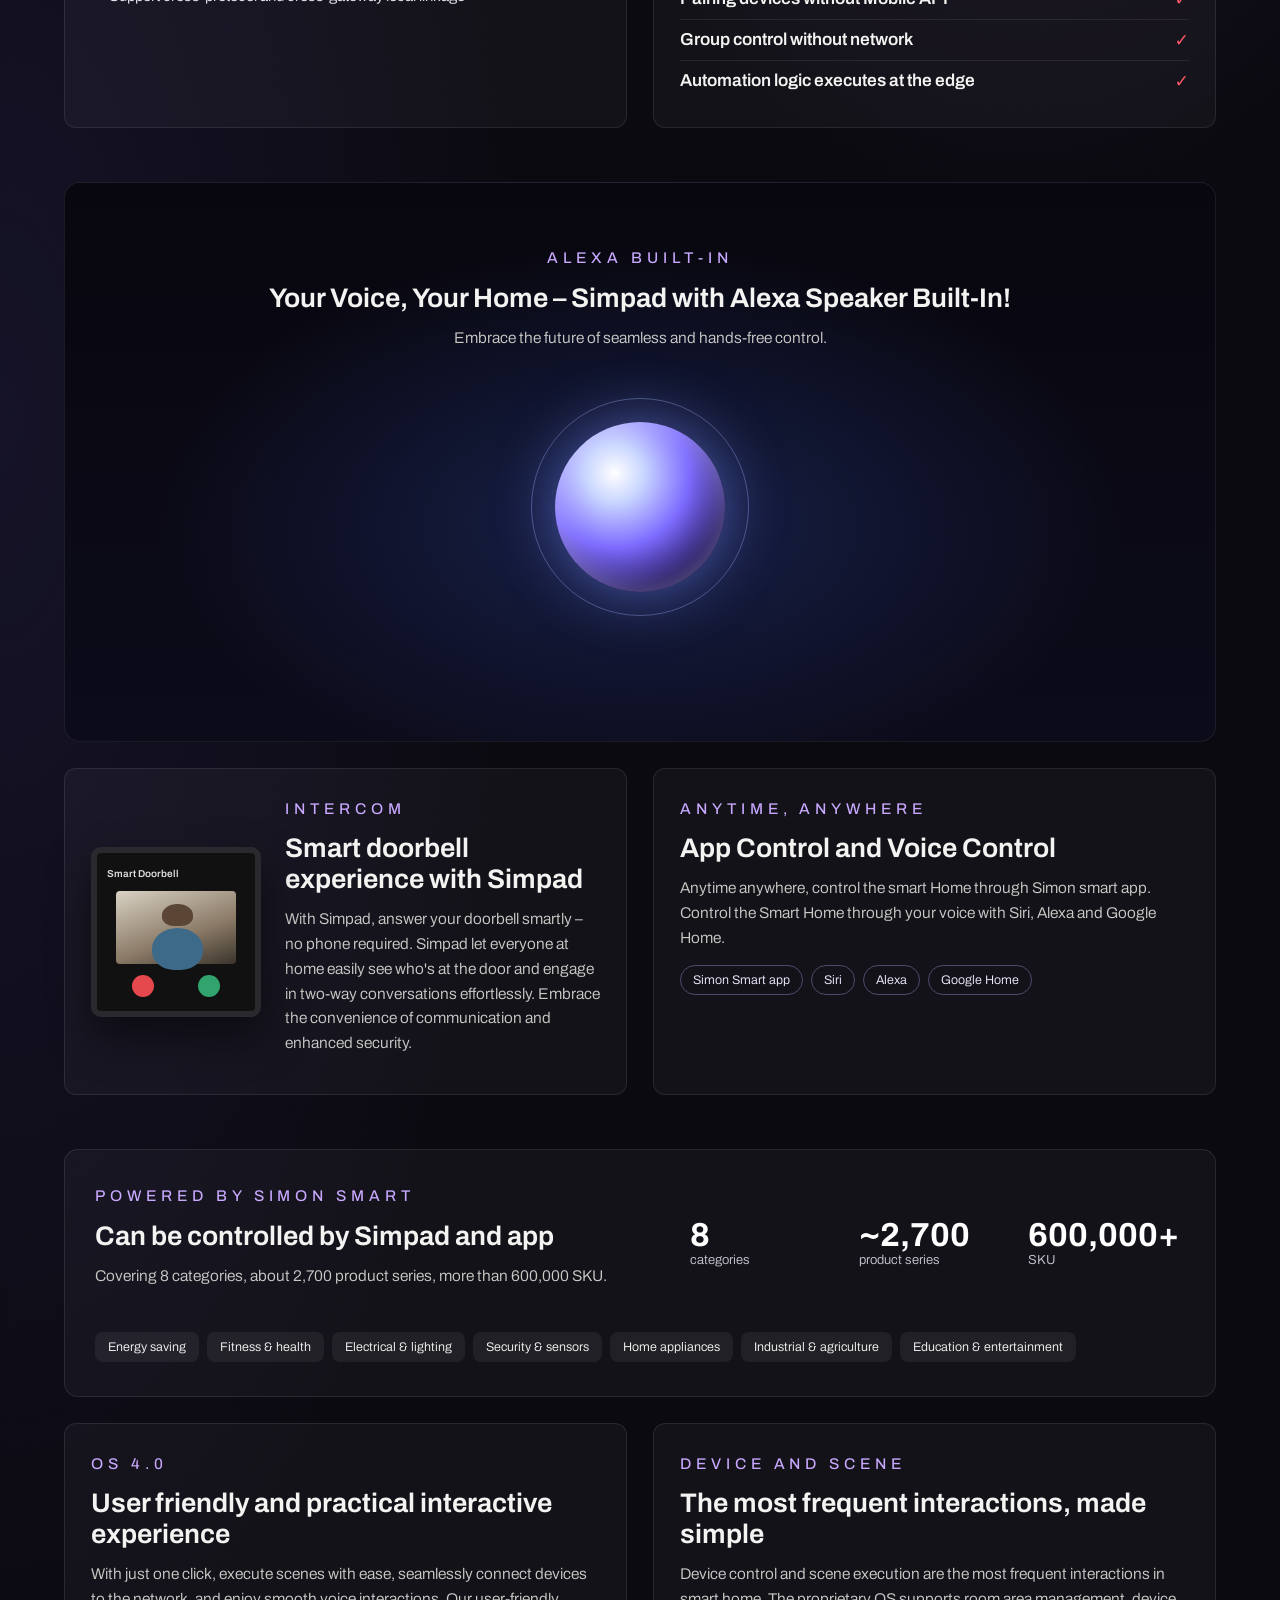
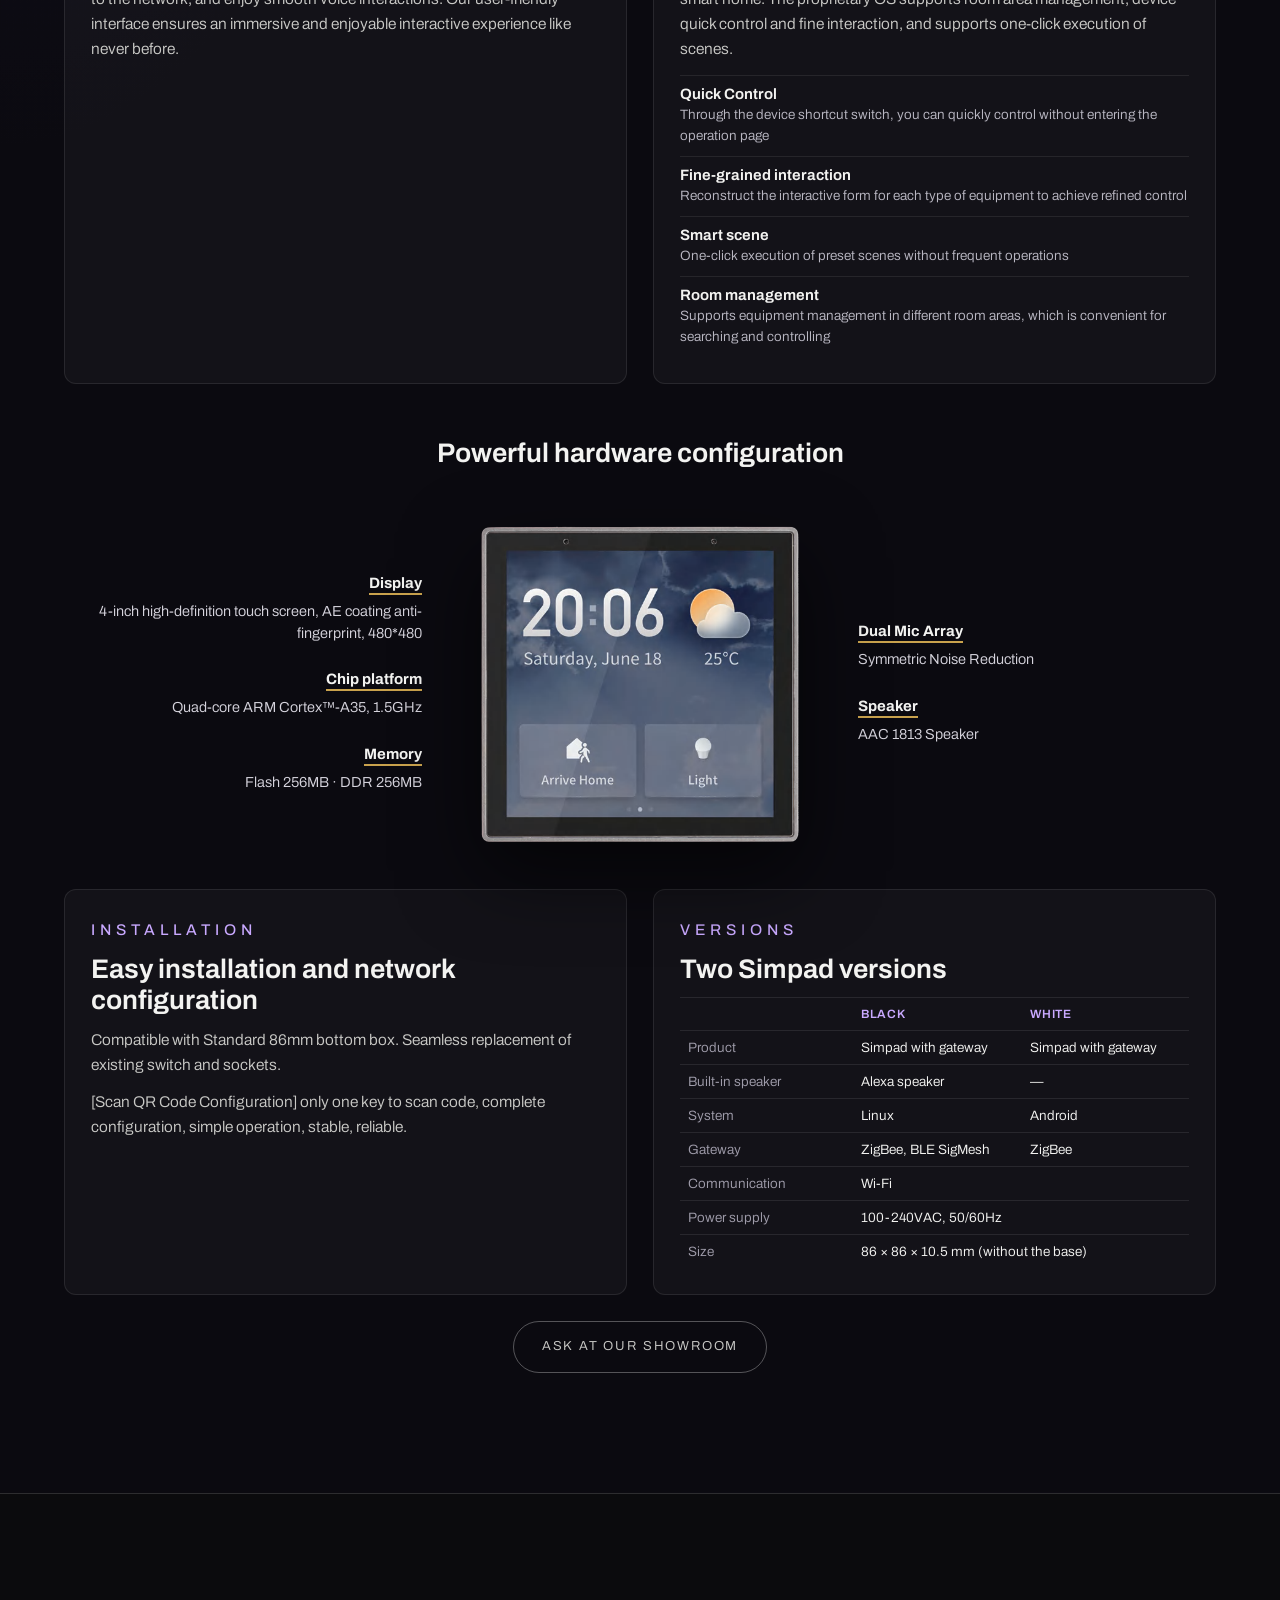
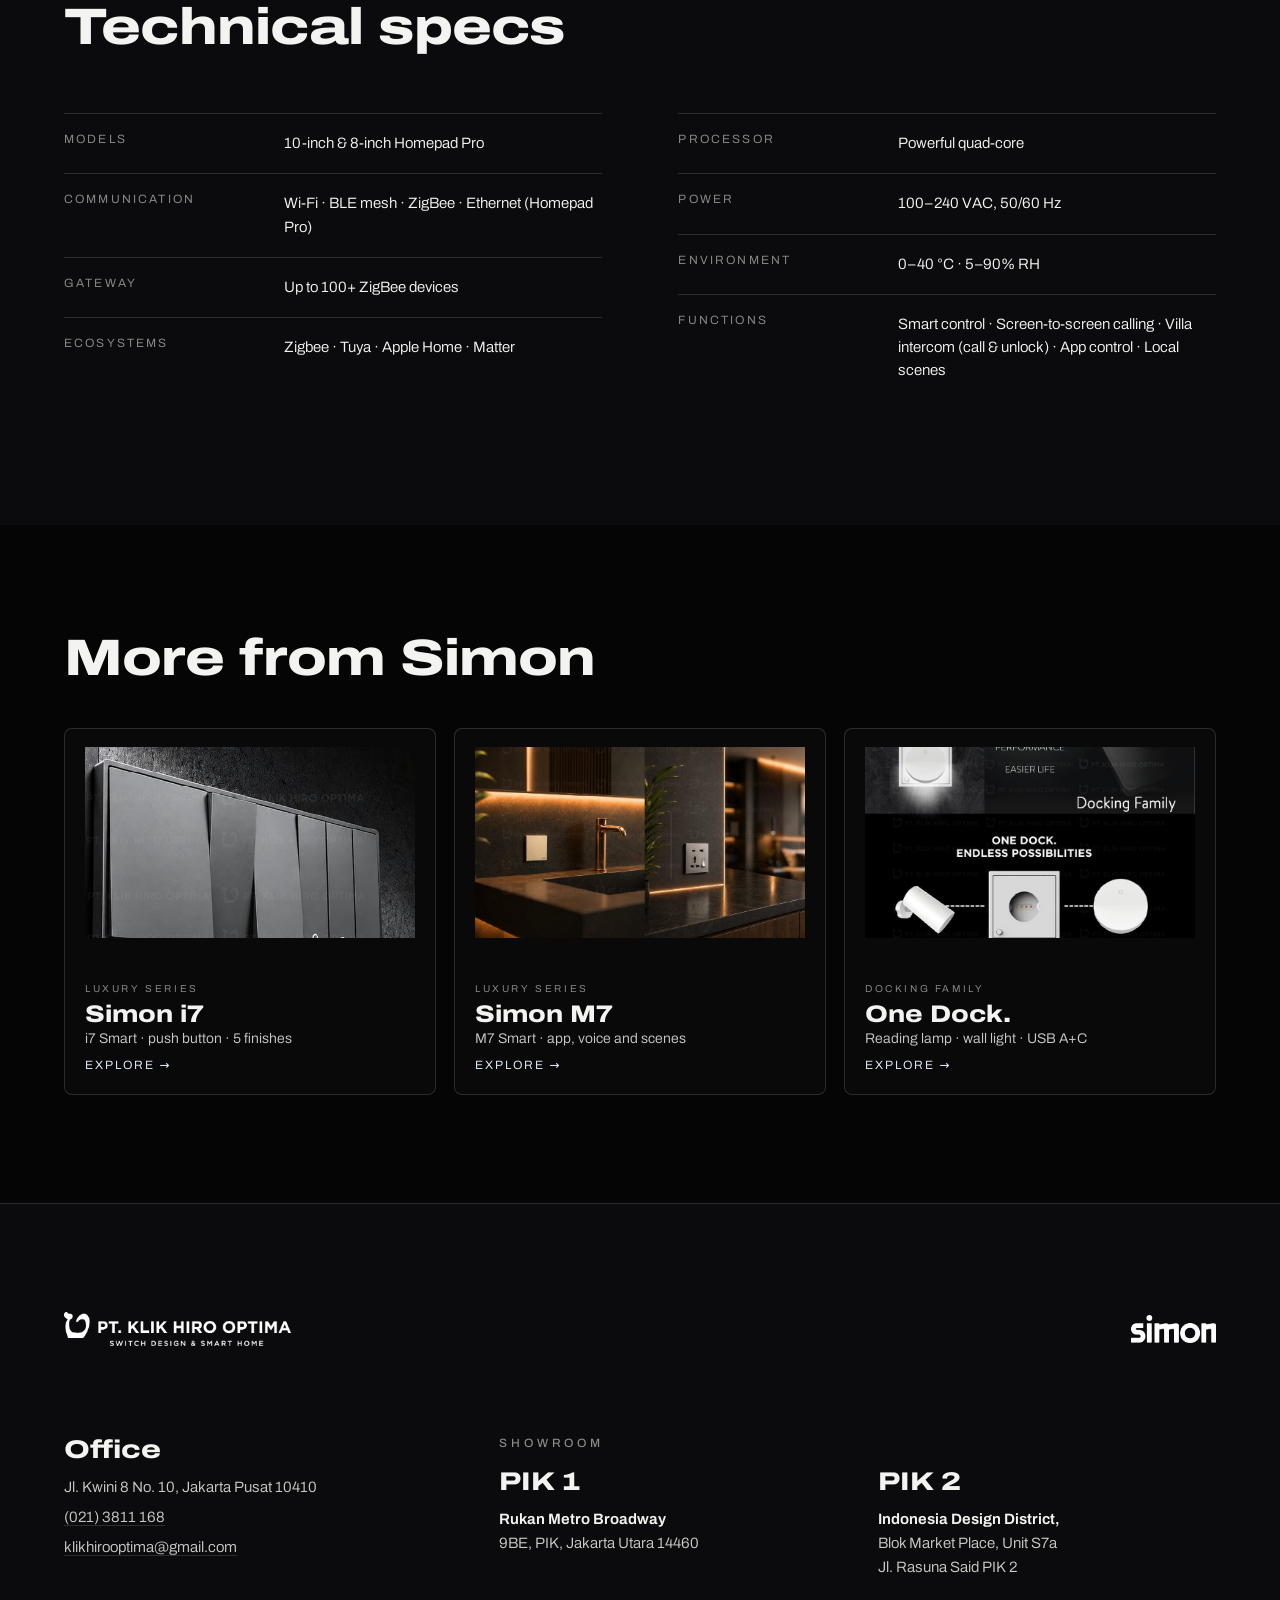
<file: simon-homepad.html>
<!doctype html>
<html lang="en">
<head>
<meta charset="utf-8">
<meta name="viewport" content="width=device-width, initial-scale=1, viewport-fit=cover">
<title>Simon Homepad Pro Max — Simple Smart Home | PT. Klik Hiro Optima</title>
<meta name="description" content="Simon Homepad Pro Max: simple smart home. All-in-one control panel, ZigBee & BLE up to 100+ devices, video intercom, app control, quad-core processor. Plus Simpad.">
<meta name="theme-color" content="#050506">
<link rel="stylesheet" href="css/style.css">
<link rel="stylesheet" href="css/product.css">
<link rel="stylesheet" href="css/homepad.css">
</head>
<body class="product product-homepad">
<div id="loader" aria-hidden="true"><div class="loader-inner"><img src="assets/img/logo-kho.png" alt="" class="loader-kho"><div class="loader-bar"><span style="transform:scaleX(1)"></span></div><div class="loader-meta"><span>Simon Smart</span><span>Loading</span></div></div></div>
<header class="nav">
  <a href="index.html" class="nav-logo" aria-label="PT. Klik Hiro Optima — home"><img src="assets/img/logo-kho.png" alt="PT. Klik Hiro Optima"></a>
  <a href="index.html#lineup" class="nav-back">← All series</a>
  <nav class="nav-links" aria-label="Sections"><a href="#hero">Overview</a><a href="#explore">Features</a><a href="#try">Try it</a><a href="#models">Models</a><a href="#simpad">Simpad</a><a href="#specs">Specs</a></nav>
  <div class="nav-series" aria-label="Series"><a href="simon-i7.html">i7</a><a href="simon-m7.html">M7</a><a href="simon-m3.html">M3</a><a href="simon-m1.html">M1</a><a href="simon-e6.html">E6</a><a href="simon-e3.html">E3</a><a href="simon-docking.html">Dock</a><a href="simon-homepad.html" class="on" aria-current="page">Homepad</a></div>
</header>
<div class="progress" aria-hidden="true"><span></span></div>
<canvas id="gl" aria-hidden="true"></canvas>

<main id="main">
  <section id="hero" class="p-hero" data-mode="hero">
    <div class="bg dim"><img src="assets/img/interior-2.jpg" alt=""></div>
    <div class="p-hero-layout">
      <div class="p-hero-copy">
        <p class="eyebrow">Simon Smart · Simple Smart Home</p>
        <h1><span>Homepad</span> Pro Max</h1>
        <p class="p-tag">Simple installations · Simple to use · Simple budget</p>
        <p class="body">One panel on the wall for your whole home — lights, curtains, climate, scenes and the front door.</p>
        <div class="p-chips"><span>Zigbee</span><span>Tuya</span><span>Apple Home</span><span>Matter</span></div>
        <div class="p-cta"><a class="btn btn-solid" href="#try">Try the panel</a><a class="btn btn-ghost" href="#explore">Explore features</a></div>
      </div>
      <div class="slot" data-slot="hero"></div>
    </div>
  </section>

  <section id="explore" class="pin" data-mode="explore" style="--h:610">
    <div class="stick">
      <div class="bg dim"><img src="assets/img/bg-ribbon2.jpg" alt=""></div>
      <div class="ex-layout">
        <div class="slot" data-slot="explore"></div>
        <div class="ex-panel">
        <article class="feat" aria-live="polite"><span class="num">01 / 06 · Simple smart home</span><h2>Simple to install,<br>simple to use</h2><p>Simple installations, simple to use, simple budget. Homepad Pro Max works with the Zigbee, Tuya, Apple Home and Matter ecosystems.</p><ul><li>Zigbee</li><li>Tuya</li><li>Apple Home</li><li>Matter</li></ul></article>
        <article class="feat" aria-live="polite"><span class="num">02 / 06 · Smart control</span><h2>All in<br>one panel</h2><p>A multi-control smart touch screen: every device in the Simon Smart app — switches, lights, curtains, air conditioners — on one screen on the wall, plus screen-to-screen calling.</p><ul><li>Lighting</li><li>Curtains</li><li>Climate</li><li>Scenes</li></ul></article>
        <article class="feat" aria-live="polite"><span class="num">03 / 06 · ZigBee &amp; BLE</span><h2>Up to 100+<br>devices</h2><p>A built-in ZigBee &amp; BLE mesh gateway connects up to 100+ ZigBee devices and runs local scenes, even without the cloud.</p><ul><li><b>Protocols</b>ZigBee · BLE</li><li><b>Devices</b>100+</li></ul></article>
        <article class="feat" aria-live="polite"><span class="num">04 / 06 · Video intercom</span><h2>Call &<br>unlock</h2><p>Compatible with the Simon villa door station: answer calls and unlock the door directly from the screen.</p><ul><li>Call</li><li>Unlock</li></ul></article>
        <article class="feat" aria-live="polite"><span class="num">05 / 06 · App control</span><h2>Control<br>anywhere</h2><p>The same home in your pocket: devices in the Simon Smart app are controlled on the screen and from anywhere, with the ZigBee gateway enabling localized scenes.</p><ul><li>Simon Smart app</li><li>Remote control</li></ul></article>
        <article class="feat" aria-live="polite"><span class="num">06 / 06 · Hardware advantages</span><h2>Quad-core,<br>ample storage</h2><p>A powerful quad-core processor provides robust processing power for stable and smooth operation, with ample storage to accommodate more apps.</p><ul><li><b>Processor</b>Quad-core</li><li><b>Storage</b>Ample</li></ul></article>
        </div>
        <div class="feat-nav" role="group" aria-label="Features"><button type="button" aria-label="Feature 1: Simple smart home">1</button><button type="button" aria-label="Feature 2: Smart control">2</button><button type="button" aria-label="Feature 3: ZigBee &amp; BLE">3</button><button type="button" aria-label="Feature 4: Video intercom">4</button><button type="button" aria-label="Feature 5: App control">5</button><button type="button" aria-label="Feature 6: Hardware advantages">6</button></div>
      </div>
      <p class="ex-hint">Scroll, or tap the numbers</p>
    </div>
  </section>

  <section id="try" class="hp-try" data-mode="try">
    <div class="hp-try-grid">
      <div class="slot" data-slot="try"></div>
      <aside class="hp-side">
        <div class="hp-try-head"><p class="eyebrow">Try it</p><h2 class="display">Tap the screen.<br>Watch the room.</h2></div>
        <div class="room" id="room" role="img" aria-label="Floor plan preview: living room, bedroom and kitchen">
          <svg viewBox="0 0 400 300" preserveAspectRatio="xMidYMid meet">
            <defs><radialGradient id="glw"><stop offset="0" stop-color="#ffcf8a" stop-opacity=".85"/><stop offset=".55" stop-color="#ffb25e" stop-opacity=".28"/><stop offset="1" stop-color="#ffb25e" stop-opacity="0"/></radialGradient></defs>
            <rect class="fl fl-living" x="14" y="14" width="216" height="272"/><rect class="fl fl-bedroom" x="230" y="14" width="156" height="140"/><rect class="fl fl-kitchen" x="230" y="154" width="156" height="132"/>
            <circle class="glow g-living" cx="122" cy="130" r="120" fill="url(#glw)"/><circle class="glow g-bedroom" cx="308" cy="84" r="86" fill="url(#glw)"/><circle class="glow g-kitchen" cx="308" cy="220" r="86" fill="url(#glw)"/>
            <g class="furn"><rect x="40" y="200" width="130" height="34" rx="8"/><rect x="40" y="200" width="130" height="10" rx="4"/><rect x="70" y="140" width="70" height="36" rx="5"/><rect x="44" y="40" width="120" height="14" rx="3"/><rect x="262" y="40" width="96" height="84" rx="6"/><rect x="268" y="44" width="38" height="18" rx="4"/><rect x="314" y="44" width="38" height="18" rx="4"/><rect x="242" y="250" width="132" height="22" rx="3"/><rect x="290" y="186" width="56" height="32" rx="4"/><circle cx="310" cy="261" r="6"/><circle cx="340" cy="261" r="6"/></g>
            <g class="lamps"><circle class="lamp l-living" cx="105" cy="158" r="5"/><circle class="lamp l-bedroom" cx="310" cy="84" r="5"/><circle class="lamp l-kitchen" cx="318" cy="202" r="5"/></g>
            <path class="walls" d="M14 14H386V286H14Z M230 14V112 M230 140V196 M230 224V286 M230 154H300 M330 154H386"/>
            <rect class="win" x="40" y="282" width="150" height="8"/><rect class="cur cur-l" x="40" y="281" width="75" height="10"/><rect class="cur cur-r" x="115" y="281" width="75" height="10"/>
            <g class="ac"><rect x="80" y="18" width="84" height="12" rx="3"/><g class="flake" transform="translate(206 40)"><path d="M0-9V9M-8-4.5L8 4.5M-8 4.5L8-4.5"/></g></g>
            <text x="24" y="276">LIVING</text><text x="240" y="30">BEDROOM</text><text x="240" y="170">KITCHEN</text>
          </svg>
          <div class="room-hud"><span id="roomScene">Manual</span><span id="roomLights"></span><span id="roomCurtain"></span><span id="roomTemp"></span></div>
        </div>
        <p class="cfg-label">Scenes</p>
        <div class="chips" role="group" aria-label="Scenes"><button class="chip-btn" data-scene="morning">Good Morning</button><button class="chip-btn" data-scene="movie">Movie</button><button class="chip-btn" data-scene="away">Away</button></div>
        <button class="btn btn-ghost hp-ring" type="button" data-ring>🔔 Ring the doorbell</button>
        <p class="cfg-try">Tap tiles on the 3D panel: lights, curtains, climate ± and scenes</p>
      </aside>
    </div>
  </section>

  <section id="gallery" class="p-gallery" data-mode="hidden">
    <div class="p-gal-head reveal"><h2 class="display">Smart home,<br>made simple</h2><p class="eyebrow">From the Simon catalog</p></div>
    <div class="p-gal-grid">
      <figure class="g-a reveal"><img src="assets/img/apac/hp-pro10.jpg" alt="10-inch Homepad Pro in a double-height living room" loading="lazy"></figure>
      <figure class="g-b reveal"><img src="assets/img/apac/hp-ui10.jpg" alt="Homepad Pro, Simpad and Simon smart switches on one wall" loading="lazy"></figure>
      <figure class="g-c reveal"><img src="assets/img/hp-features.jpg" alt="Smart control, ZigBee and BLE, video intercom and app control" loading="lazy"></figure>
    </div>
  </section>

  <section id="models" class="hp-models" data-mode="hidden">
    <header class="hp-models-head reveal"><p class="eyebrow">Smart control panels</p><h2 class="display">Choose your panel</h2></header>
    <div class="hp-model-grid">
      <article class="hp-model reveal"><figure class="hp-gal"><img src="assets/img/apac/hp-pro10.jpg" alt="10-inch Homepad Pro" loading="lazy"></figure>
        <div><p class="eyebrow">10-inch</p><h3>Homepad Pro</h3><p>Smart control for the whole house with a ZigBee &amp; BLE gateway, screen-to-screen calling and the villa intercom.</p>
        <dl><div><dt>Size</dt><dd>259 × 161 × 13 mm (without base)</dd></div><div><dt>Power</dt><dd>100–240 VAC, 50/60 Hz · live + neutral</dd></div><div><dt>Network</dt><dd>Wi-Fi · Ethernet</dd></div><div><dt>Communication</dt><dd>Wi-Fi · BLE mesh · ZigBee</dd></div><div><dt>Gateway</dt><dd>Up to 100+ ZigBee devices</dd></div><div><dt>Environment</dt><dd>0–40 °C · 5–90% RH</dd></div></dl></div></article>
      <article class="hp-model reveal"><figure class="hp-gal"><img src="assets/img/apac/hp-pro8.jpg" alt="8-inch Homepad Pro" loading="lazy"></figure>
        <div><p class="eyebrow">8-inch</p><h3>Homepad Pro</h3><p>One panel for switches, lights, curtains and air conditioners, with a ZigBee &amp; BLE gateway — and online Spotify music on the panel.</p>
        <dl><div><dt>Size</dt><dd>127.5 × 233.5 × 38 mm</dd></div><div><dt>Power</dt><dd>100–240 VAC, 50/60 Hz</dd></div><div><dt>Network</dt><dd>Wi-Fi · Ethernet</dd></div><div><dt>Communication</dt><dd>Wi-Fi · BLE mesh · ZigBee</dd></div><div><dt>Gateway</dt><dd>Up to 100+ ZigBee devices</dd></div><div><dt>Environment</dt><dd>0–40 °C · 5–90% RH</dd></div></dl></div></article>
    </div>
    <article class="hp-intercom reveal"><figure class="hp-gal"><img src="assets/img/apac/hp-intercom.jpg" alt="Homepad Pro villa intercom system diagram" loading="lazy"></figure>
      <div><p class="eyebrow">Intercom solution</p><h3>Villa door station</h3><p>Connect the optional villa door station (PoE) to your Homepad Pro panels: answer calls and unlock from any screen.</p>
      <ul class="hp-list"><li>Magnetic and electric locks</li><li>Unlock from switch-panel input signals</li><li>IC card unlocking</li><li>App control</li></ul>
      <dl><div><dt>Power</dt><dd>PoE or 12 V DC</dd></div><div><dt>Size</dt><dd>88 × 168 × 32.5 mm</dd></div><div><dt>Environment</dt><dd>0–40 °C · 5–90% RH</dd></div></dl></div></article>
  </section>

  <section id="simpad" class="sp" data-mode="hidden">
    <div class="sp-hero">
      <div class="sp-hero-copy reveal">
        <p class="eyebrow">Simon Smart · also on the wall</p>
        <h2 class="display">Simpad</h2>
        <p class="sp-lead">Empower your home with a smart 4-inch multi-control panel with gateway.</p>
        <ul class="sp-icons">
          <li><svg viewBox="0 0 24 24"><rect x="3" y="3" width="7" height="7" rx="1.5"/><rect x="14" y="3" width="7" height="7" rx="1.5"/><rect x="3" y="14" width="7" height="7" rx="1.5"/><rect x="14" y="14" width="7" height="7" rx="1.5"/></svg>Scene control</li>
          <li><svg viewBox="0 0 24 24"><rect x="3" y="3" width="5" height="5" rx="1"/><rect x="10" y="3" width="5" height="5" rx="1"/><rect x="17" y="3" width="4" height="5" rx="1"/><rect x="3" y="10" width="5" height="5" rx="1"/><rect x="10" y="10" width="5" height="5" rx="1"/><rect x="17" y="10" width="4" height="5" rx="1"/><rect x="3" y="17" width="18" height="4" rx="1"/></svg>Multi-control</li>
          <li><svg viewBox="0 0 24 24"><circle cx="5" cy="5" r="2"/><circle cx="19" cy="5" r="2"/><circle cx="12" cy="19" r="2"/><path d="M7 5h10M6 7l5 10M18 7l-5 10"/></svg>Built-in gateway</li>
          <li><svg viewBox="0 0 24 24"><rect x="9" y="3" width="6" height="11" rx="3"/><path d="M5 11a7 7 0 0 0 14 0M12 18v3"/></svg>Intercom service</li>
          <li><svg viewBox="0 0 24 24"><path d="M4 9h4l5-4v14l-5-4H4z"/><path d="M16 9a4 4 0 0 1 0 6M18.5 6.5a8 8 0 0 1 0 11"/></svg>Alexa speaker built-in option</li>
        </ul>
      </div>
      <div class="sp-duo reveal" aria-hidden="true">
        <img class="sp-w" src="assets/img/apac/sp-white.png" alt="" loading="lazy">
        <img class="sp-b" src="assets/img/apac/sp-black.png" alt="" loading="lazy">
      </div>
    </div>

    <div class="sp-grid">
      <article class="sp-card reveal">
        <p class="eyebrow">For everyone</p><h3>Easy smart home control</h3>
        <p>In-wall switch replacement, one panel, multiple uses. One smart touchscreen panel makes it easy for everyone at home to control smart switches, lights, curtains, air conditioners, Alexa speaker, and all other smart home devices.</p>
      </article>
      <article class="sp-card reveal">
        <p class="eyebrow">Smart and concise</p><h3>Make your home smart and concise</h3>
        <p>Customize various scenes to perfectly align with your lifestyle, seamlessly integrating with your smart home appliances. Say goodbye to the hassle of searching for air conditioner remote controls and dealing with multiple switches.</p>
        <ul class="sp-chips"><li>Control smart switches</li><li>Control smart curtains</li><li>Control smart lighting</li><li>Control smart thermostat</li><li>Control video doorbells</li></ul>
      </article>
      <article class="sp-card reveal">
        <p class="eyebrow">One key</p><h3>Smart scene one-key control</h3>
        <p>Create personalized scenes in the App to effortlessly manage multiple switches. Add switches as needed to each scene and enjoy the convenience of controlling all with just one click.</p>
      </article>
    </div>

    <div class="sp-split">
      <article class="sp-card sp-gw reveal">
        <p class="eyebrow">Built-in gateway</p><h3>Zigbee &amp; BLE SigMesh Gateway</h3>
        <ul class="sp-dots"><li>Built-in Zigbee gateway, support 100+ sub-devices to access the network, remote OTA upgrade</li><li>Built-in BLE SigMesh gateway</li><li>Support cross-protocol and cross-gateway local linkage</li></ul>
      </article>
      <article class="sp-card sp-local reveal">
        <p class="eyebrow">Works locally</p><h3>Even without the network</h3>
        <ul class="sp-checks"><li>Device control without network</li><li>Tap-to-Run without network</li><li>Pairing devices without Mobile APP</li><li>Group control without network</li><li>Automation logic executes at the edge</li></ul>
      </article>
    </div>

    <div class="sp-voice reveal">
      <div class="sp-voice-head"><p class="eyebrow">Alexa built-in</p><h3>Your Voice, Your Home – Simpad with Alexa Speaker Built-In!</h3><p>Embrace the future of seamless and hands-free control.</p></div>
      <div class="sp-orb" aria-hidden="true"><i></i></div>
      <ul class="sp-says">
        <li style="--x:8%;--y:14%;--d:0s">Open the curtains for me at nine o'clock tomorrow morning</li>
        <li style="--x:62%;--y:8%;--d:.6s">Help me adjust the temperature to 25 degrees</li>
        <li style="--x:70%;--y:44%;--d:1.2s">Help me turn on queuing mode</li>
        <li style="--x:4%;--y:56%;--d:1.8s">How's the weather today</li>
        <li style="--x:58%;--y:74%;--d:2.4s">Turn off the living room light for me in 30 minutes</li>
        <li style="--x:12%;--y:86%;--d:3s">Help me turn on the fresh air system and close the curtains</li>
        <li style="--x:46%;--y:94%;--d:3.6s">Alexa, turn on all the lights in the living room for me</li>
      </ul>
    </div>

    <div class="sp-split">
      <article class="sp-card sp-door reveal">
        <div class="sp-door-ui" aria-hidden="true"><b>Smart Doorbell</b><span class="cam"></span><span class="no"></span><span class="yes"></span></div>
        <div><p class="eyebrow">Intercom</p><h3>Smart doorbell experience with Simpad</h3>
        <p>With Simpad, answer your doorbell smartly – no phone required. Simpad let everyone at home easily see who's at the door and engage in two-way conversations effortlessly. Embrace the convenience of communication and enhanced security.</p></div>
      </article>
      <article class="sp-card reveal">
        <p class="eyebrow">Anytime, anywhere</p><h3>App Control and Voice Control</h3>
        <p>Anytime anywhere, control the smart Home through Simon smart app. Control the Smart Home through your voice with Siri, Alexa and Google Home.</p>
        <ul class="sp-chips"><li>Simon Smart app</li><li>Siri</li><li>Alexa</li><li>Google Home</li></ul>
      </article>
    </div>

    <div class="sp-powered reveal">
      <div><p class="eyebrow">Powered by Simon smart</p><h3>Can be controlled by Simpad and app</h3><p>Covering 8 categories, about 2,700 product series, more than 600,000 SKU.</p></div>
      <ul class="sp-stats"><li><b>8</b>categories</li><li><b>~2,700</b>product series</li><li><b>600,000+</b>SKU</li></ul>
      <ul class="sp-cats"><li>Energy saving</li><li>Fitness &amp; health</li><li>Electrical &amp; lighting</li><li>Security &amp; sensors</li><li>Home appliances</li><li>Industrial &amp; agriculture</li><li>Education &amp; entertainment</li></ul>
    </div>

    <div class="sp-split">
      <article class="sp-card reveal">
        <p class="eyebrow">OS 4.0</p><h3>User friendly and practical interactive experience</h3>
        <p>With just one click, execute scenes with ease, seamlessly connect devices to the network, and enjoy smooth voice interactions. Our user-friendly interface ensures an immersive and enjoyable interactive experience like never before.</p>
      </article>
      <article class="sp-card reveal">
        <p class="eyebrow">Device and scene</p><h3>The most frequent interactions, made simple</h3>
        <p>Device control and scene execution are the most frequent interactions in smart home. The proprietary OS supports room area management, device quick control and fine interaction, and supports one-click execution of scenes.</p>
        <dl class="sp-dl"><div><dt>Quick Control</dt><dd>Through the device shortcut switch, you can quickly control without entering the operation page</dd></div><div><dt>Fine-grained interaction</dt><dd>Reconstruct the interactive form for each type of equipment to achieve refined control</dd></div><div><dt>Smart scene</dt><dd>One-click execution of preset scenes without frequent operations</dd></div><div><dt>Room management</dt><dd>Supports equipment management in different room areas, which is convenient for searching and controlling</dd></div></dl>
      </article>
    </div>

    <div class="sp-hw reveal">
      <h3>Powerful hardware configuration</h3>
      <div class="sp-hw-grid">
        <dl class="sp-hw-l"><div><dt>Display</dt><dd>4-inch high-definition touch screen, AE coating anti-fingerprint, 480*480</dd></div><div><dt>Chip platform</dt><dd>Quad-core ARM Cortex™-A35, 1.5GHz</dd></div><div><dt>Memory</dt><dd>Flash 256MB · DDR 256MB</dd></div></dl>
        <img src="assets/img/apac/sp-black.png" alt="Simon Simpad 4-inch panel" loading="lazy">
        <dl class="sp-hw-r"><div><dt>Dual Mic Array</dt><dd>Symmetric Noise Reduction</dd></div><div><dt>Speaker</dt><dd>AAC 1813 Speaker</dd></div></dl>
      </div>
    </div>

    <div class="sp-split">
      <article class="sp-card reveal">
        <p class="eyebrow">Installation</p><h3>Easy installation and network configuration</h3>
        <p>Compatible with Standard 86mm bottom box. Seamless replacement of existing switch and sockets.</p>
        <p>[Scan QR Code Configuration] only one key to scan code, complete configuration, simple operation, stable, reliable.</p>
      </article>
      <article class="sp-card reveal">
        <p class="eyebrow">Versions</p><h3>Two Simpad versions</h3>
        <table class="sp-table"><thead><tr><th></th><th>Black</th><th>White</th></tr></thead><tbody>
          <tr><td>Product</td><td>Simpad with gateway</td><td>Simpad with gateway</td></tr>
          <tr><td>Built-in speaker</td><td>Alexa speaker</td><td>—</td></tr>
          <tr><td>System</td><td>Linux</td><td>Android</td></tr>
          <tr><td>Gateway</td><td>ZigBee, BLE SigMesh</td><td>ZigBee</td></tr>
          <tr><td>Communication</td><td colspan="2">Wi-Fi</td></tr>
          <tr><td>Power supply</td><td colspan="2">100-240VAC, 50/60Hz</td></tr>
          <tr><td>Size</td><td colspan="2">86 × 86 × 10.5 mm (without the base)</td></tr>
        </tbody></table>
      </article>
    </div>
    <p class="sp-cta reveal"><a class="btn btn-ghost" href="index.html#showroom">Ask at our showroom</a></p>
  </section>

  <section id="specs" class="p-specs" data-mode="hidden">
    <h2 class="display">Technical specs</h2>
    <div class="spec-grid">
      <dl class="spec-col">
        <div class="spec-row"><dt>Models</dt><dd>10-inch &amp; 8-inch Homepad Pro</dd></div>
        <div class="spec-row"><dt>Communication</dt><dd>Wi-Fi · BLE mesh · ZigBee · Ethernet (Homepad Pro)</dd></div>
        <div class="spec-row"><dt>Gateway</dt><dd>Up to 100+ ZigBee devices</dd></div>
        <div class="spec-row"><dt>Ecosystems</dt><dd>Zigbee · Tuya · Apple Home · Matter</dd></div>
      </dl>
      <dl class="spec-col">
        <div class="spec-row"><dt>Processor</dt><dd>Powerful quad-core</dd></div>
        <div class="spec-row"><dt>Power</dt><dd>100–240 VAC, 50/60 Hz</dd></div>
        <div class="spec-row"><dt>Environment</dt><dd>0–40 °C · 5–90% RH</dd></div>
        <div class="spec-row"><dt>Functions</dt><dd>Smart control · Screen-to-screen calling · Villa intercom (call &amp; unlock) · App control · Local scenes</dd></div>
      </dl>
    </div>
  </section>

  <section id="more" class="p-more" data-mode="hidden">
    <h2 class="display">More from Simon</h2>
    <div class="more-grid">
      <a class="more-card" href="simon-i7.html"><div class="ph"><img src="assets/img/series-i7.jpg" alt="Simon i7" loading="lazy"></div><div><small>Luxury Series</small><h3>Simon i7</h3><p>i7 Smart · push button · 5 finishes</p><span class="go">Explore →</span></div></a>
      <a class="more-card" href="simon-m7.html"><div class="ph"><img src="assets/img/series-m7.jpg" alt="Simon M7" loading="lazy"></div><div><small>Luxury Series</small><h3>Simon M7</h3><p>M7 Smart · app, voice and scenes</p><span class="go">Explore →</span></div></a>
      <a class="more-card" href="simon-docking.html"><div class="ph"><img src="assets/img/docking.jpg" alt="Simon Docking" loading="lazy"></div><div><small>Docking Family</small><h3>One Dock.</h3><p>Reading lamp · wall light · USB A+C</p><span class="go">Explore →</span></div></a>
    </div>
  </section>

  <footer id="showroom" class="showroom" data-sec="showroom">
    <div class="sr-top">
      <img src="assets/img/logo-kho.png" alt="PT. Klik Hiro Optima — Switch Design &amp; Smart Home" class="sr-kho">
      <img src="assets/img/logo-simon.png" alt="Simon" class="sr-simon">
    </div>
    <div class="sr-grid">
      <div class="sr-office reveal">
        <h3>Office</h3>
        <p>Jl. Kwini 8 No. 10, Jakarta Pusat 10410</p>
        <p><a href="tel:+62213811168">(021) 3811 168</a></p>
        <p><a href="mailto:klikhirooptima@gmail.com">klikhirooptima@gmail.com</a></p>
      </div>
      <div class="sr-list">
        <p class="eyebrow">Showroom</p>
        <div class="sr-cards">
          <div class="reveal"><h4>PIK 1</h4><p><b>Rukan Metro Broadway</b><br>9BE, PIK, Jakarta Utara 14460</p></div>
          <div class="reveal"><h4>PIK 2</h4><p><b>Indonesia Design District,</b><br>Blok Market Place, Unit S7a<br>Jl. Rasuna Said PIK 2</p></div>
          <div class="reveal"><h4>Alam Sutera</h4><p><b>Open Door</b> (Design and Lifestyle Centre)<br>The Flavor Bliss Lot 28-29 Unit 59<br>Jl. Alam Sutera Boulevard Kav 6, Serpong, Banten</p></div>
          <div class="reveal"><h4>Green Lake</h4><p><b>Korean Town</b> Blok RCBB No. 33,<br>Green Lake City, Tangerang</p></div>
        </div>
      </div>
    </div>
    <div class="sr-bottom">
      <a href="https://switchdesignandsmarthome.com" target="_blank" rel="noopener">switchdesignandsmarthome.com</a>
      <a href="https://www.instagram.com/klikhirooptima" target="_blank" rel="noopener">@klikhirooptima</a>
      <span>© 2026 PT. Klik Hiro Optima. All rights reserved.</span>
    </div>
  </footer>
</main>
<script src="js/vendor/three.min.js"></script>
<script src="js/vendor/lenis.min.js"></script>
<script src="js/switch3d.js"></script>
<script src="js/homepad.js"></script>
<script src="js/lightbox.js"></script>
</body>
</html>
</file>
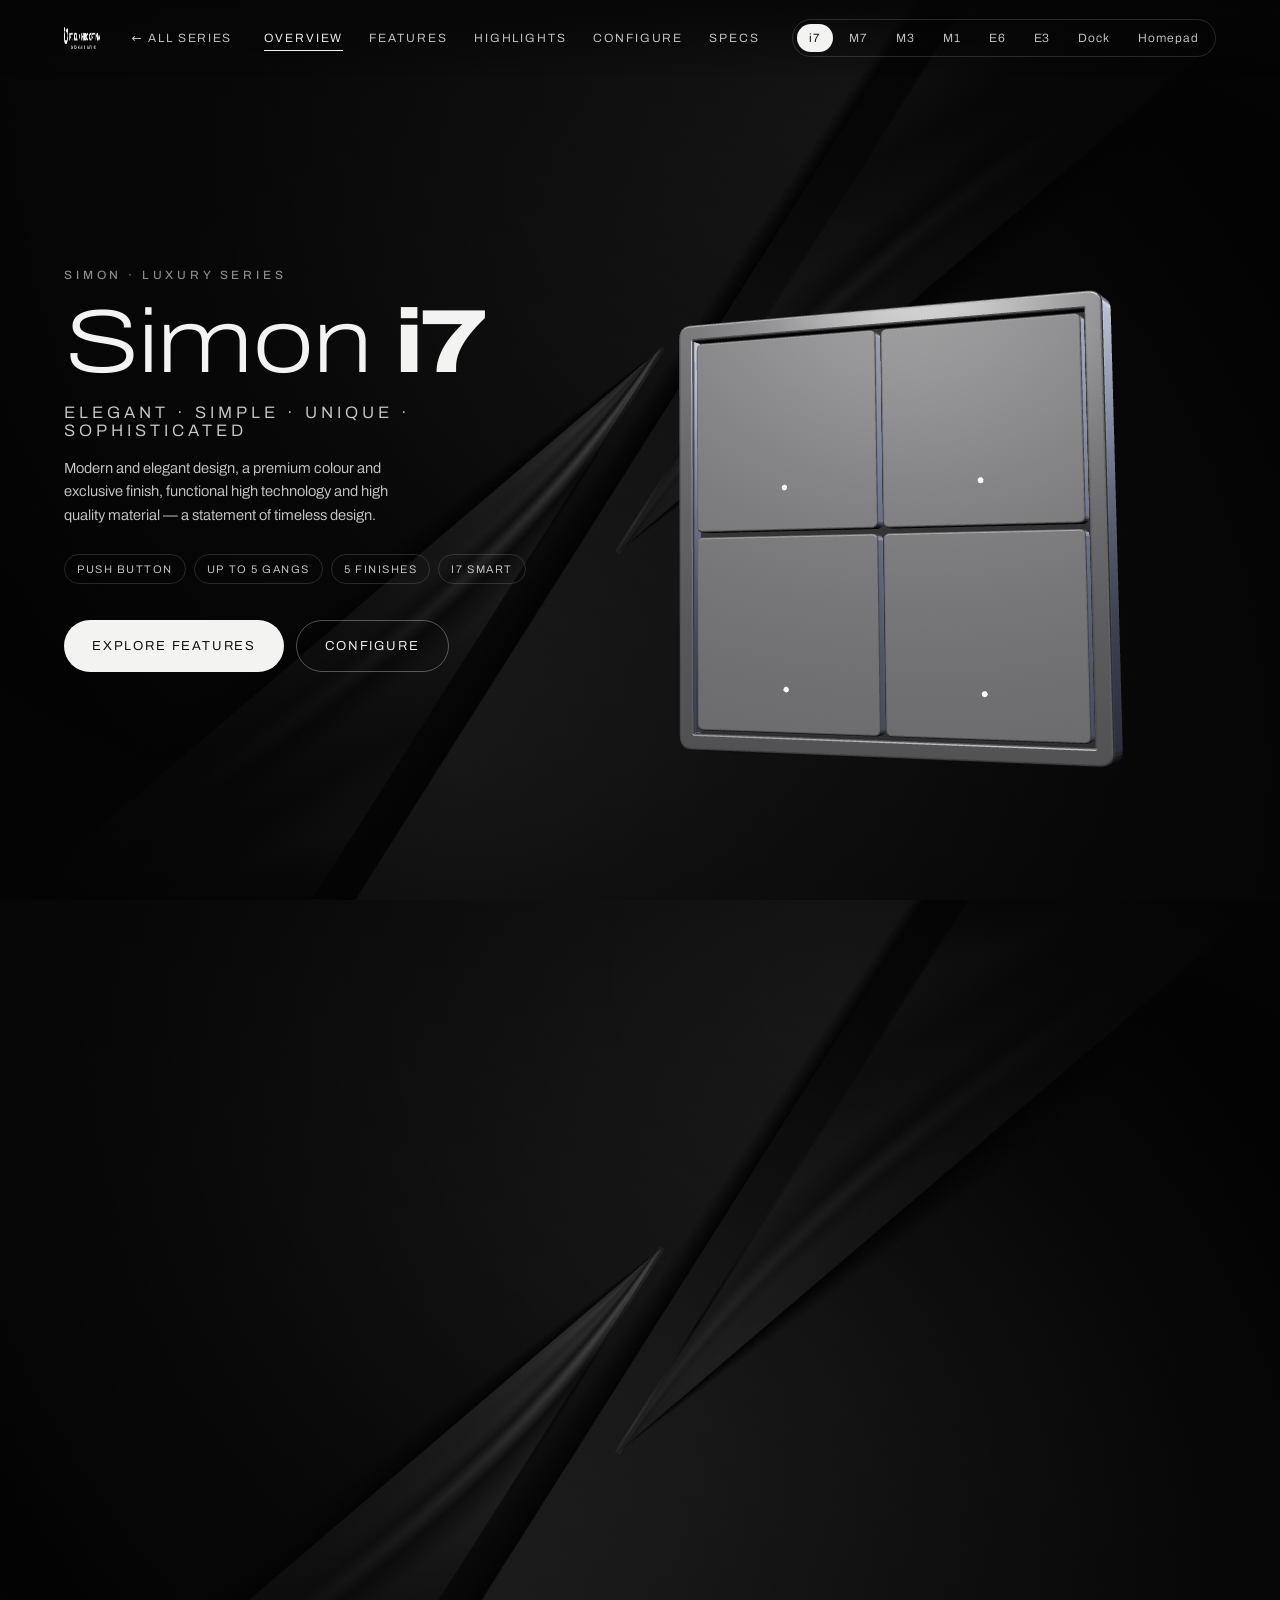
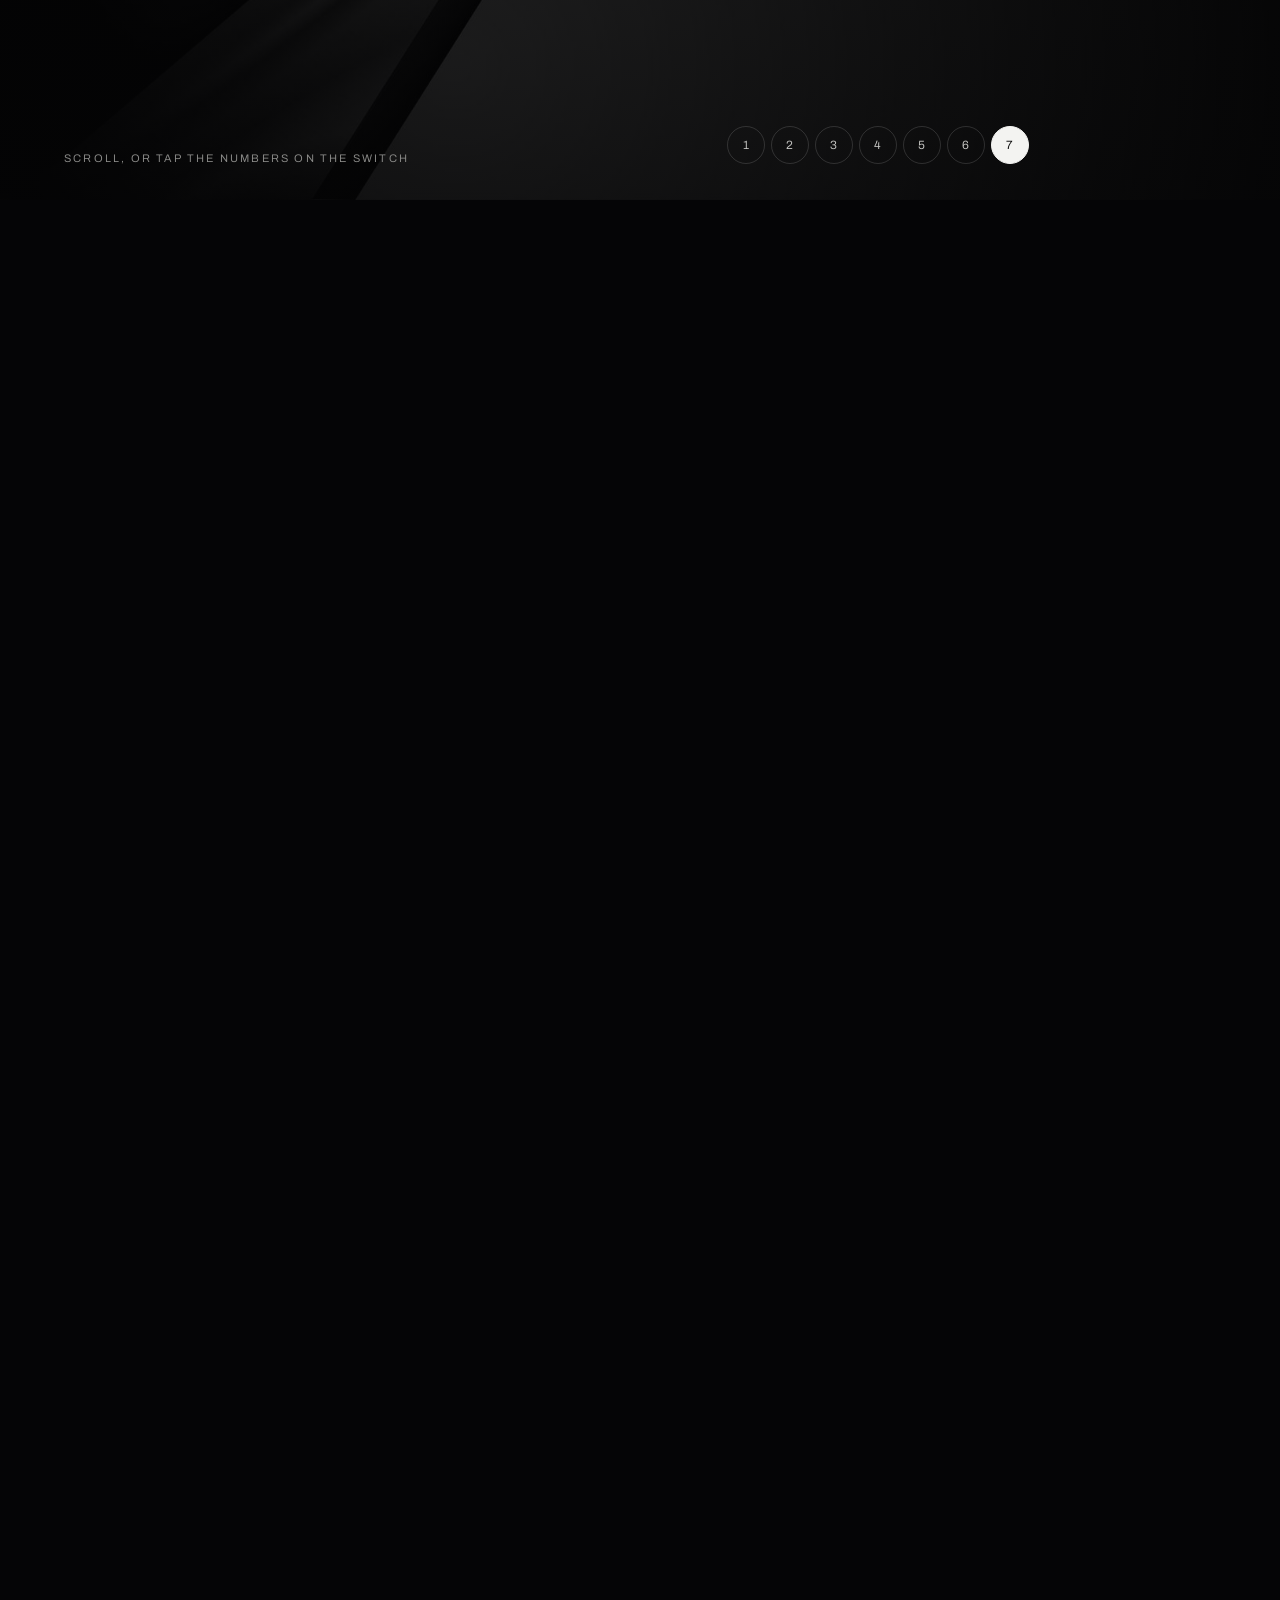
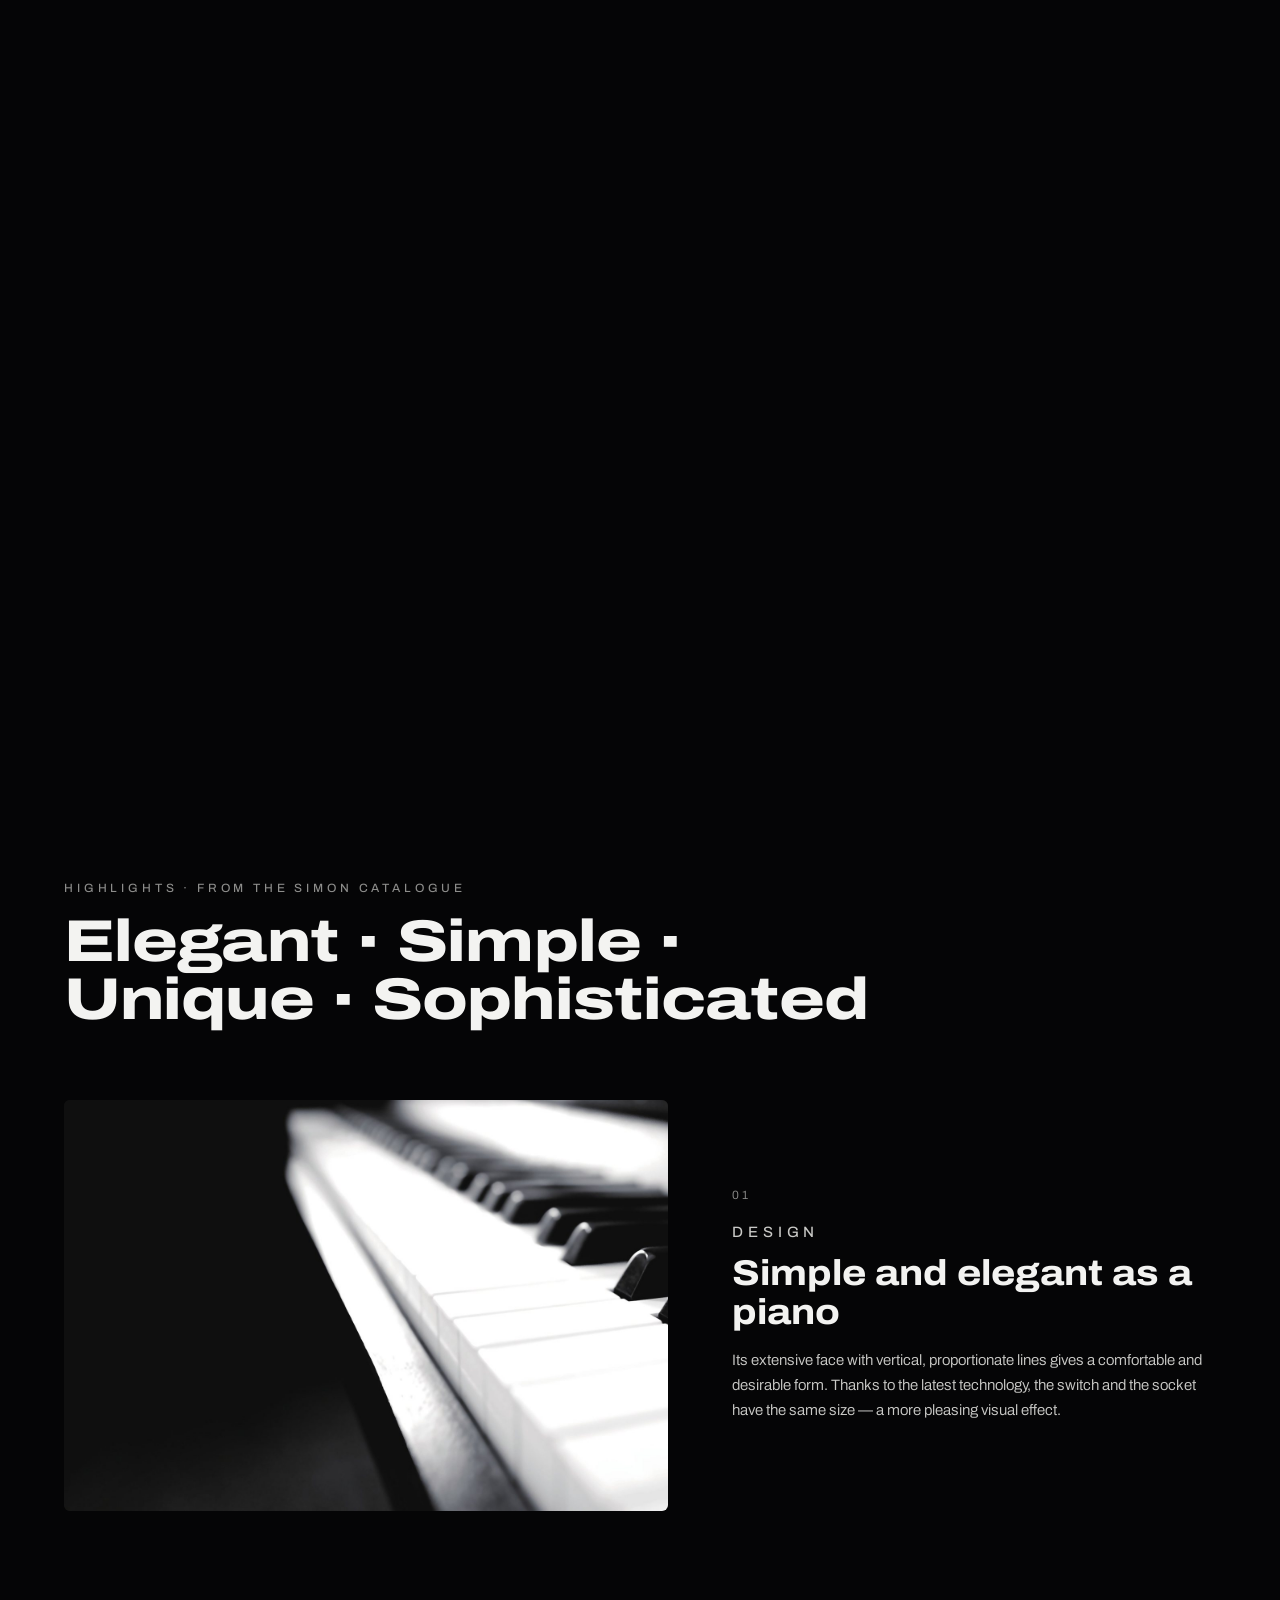
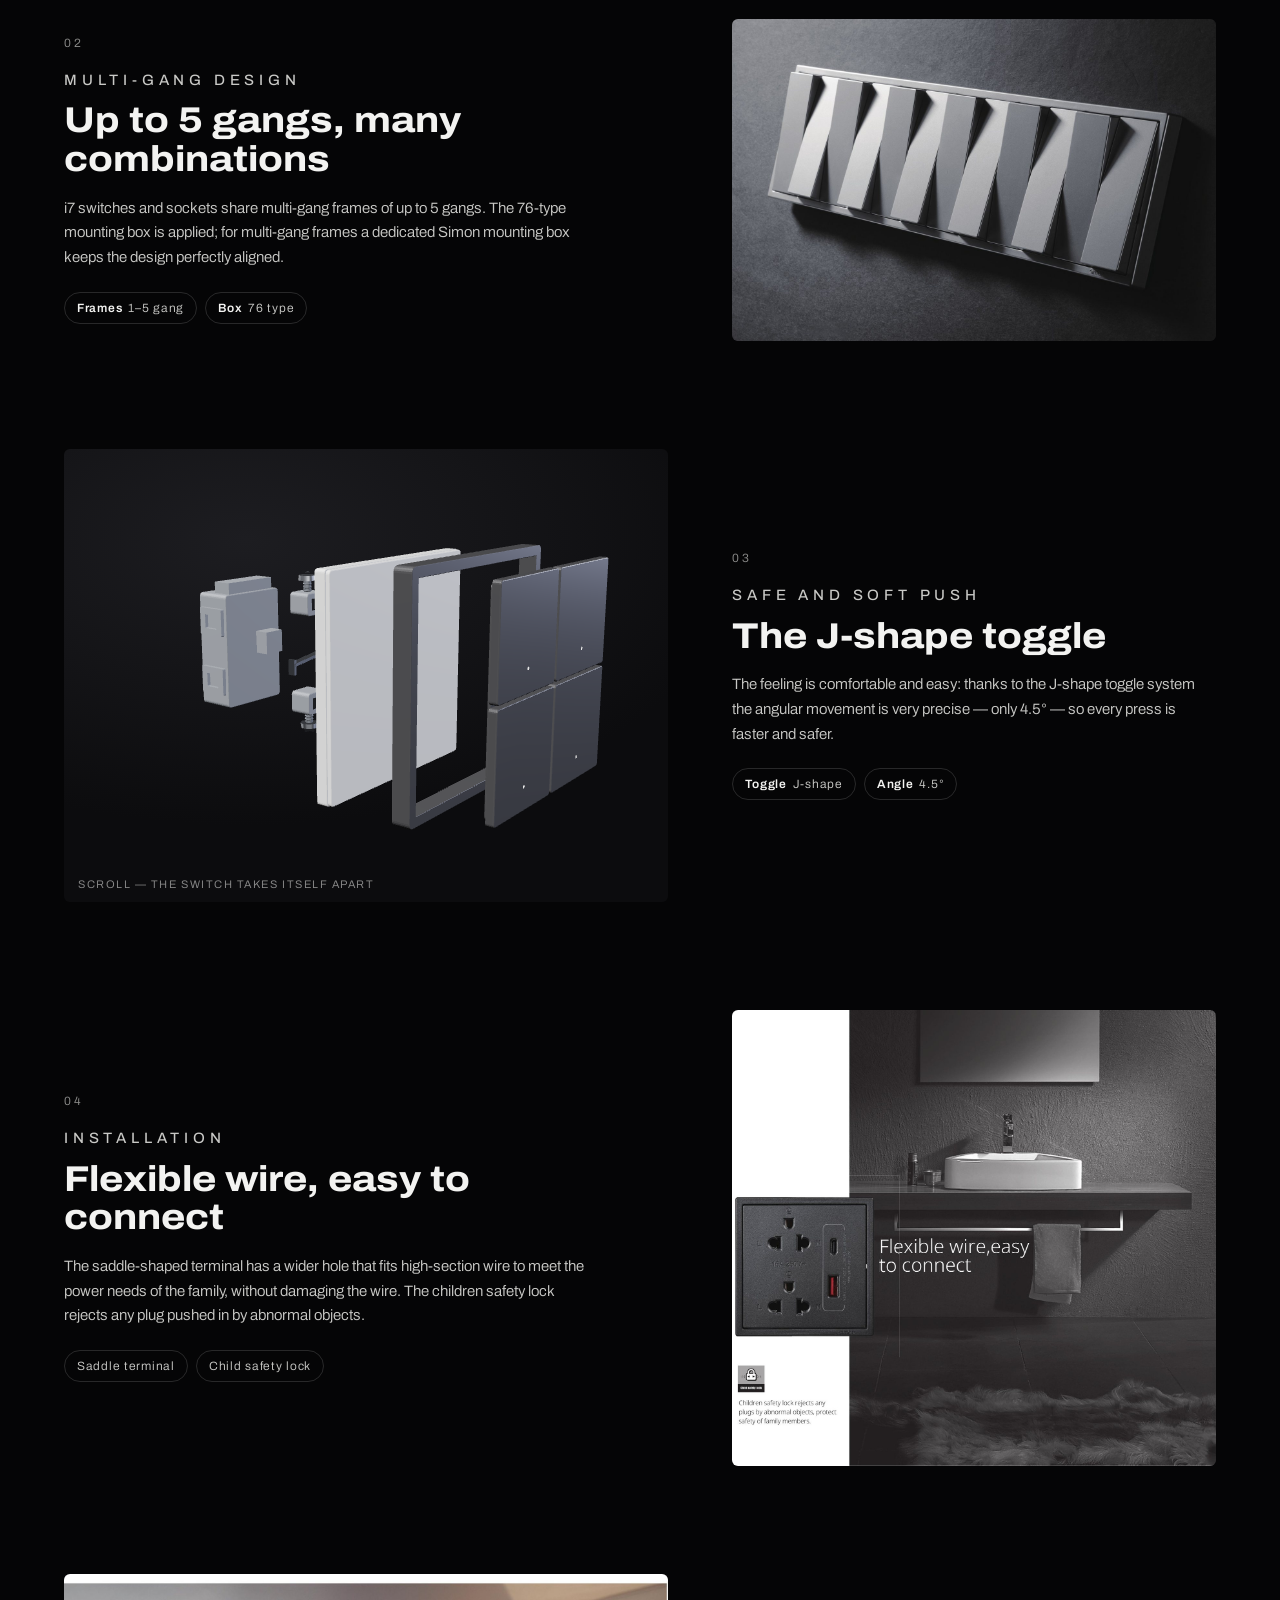
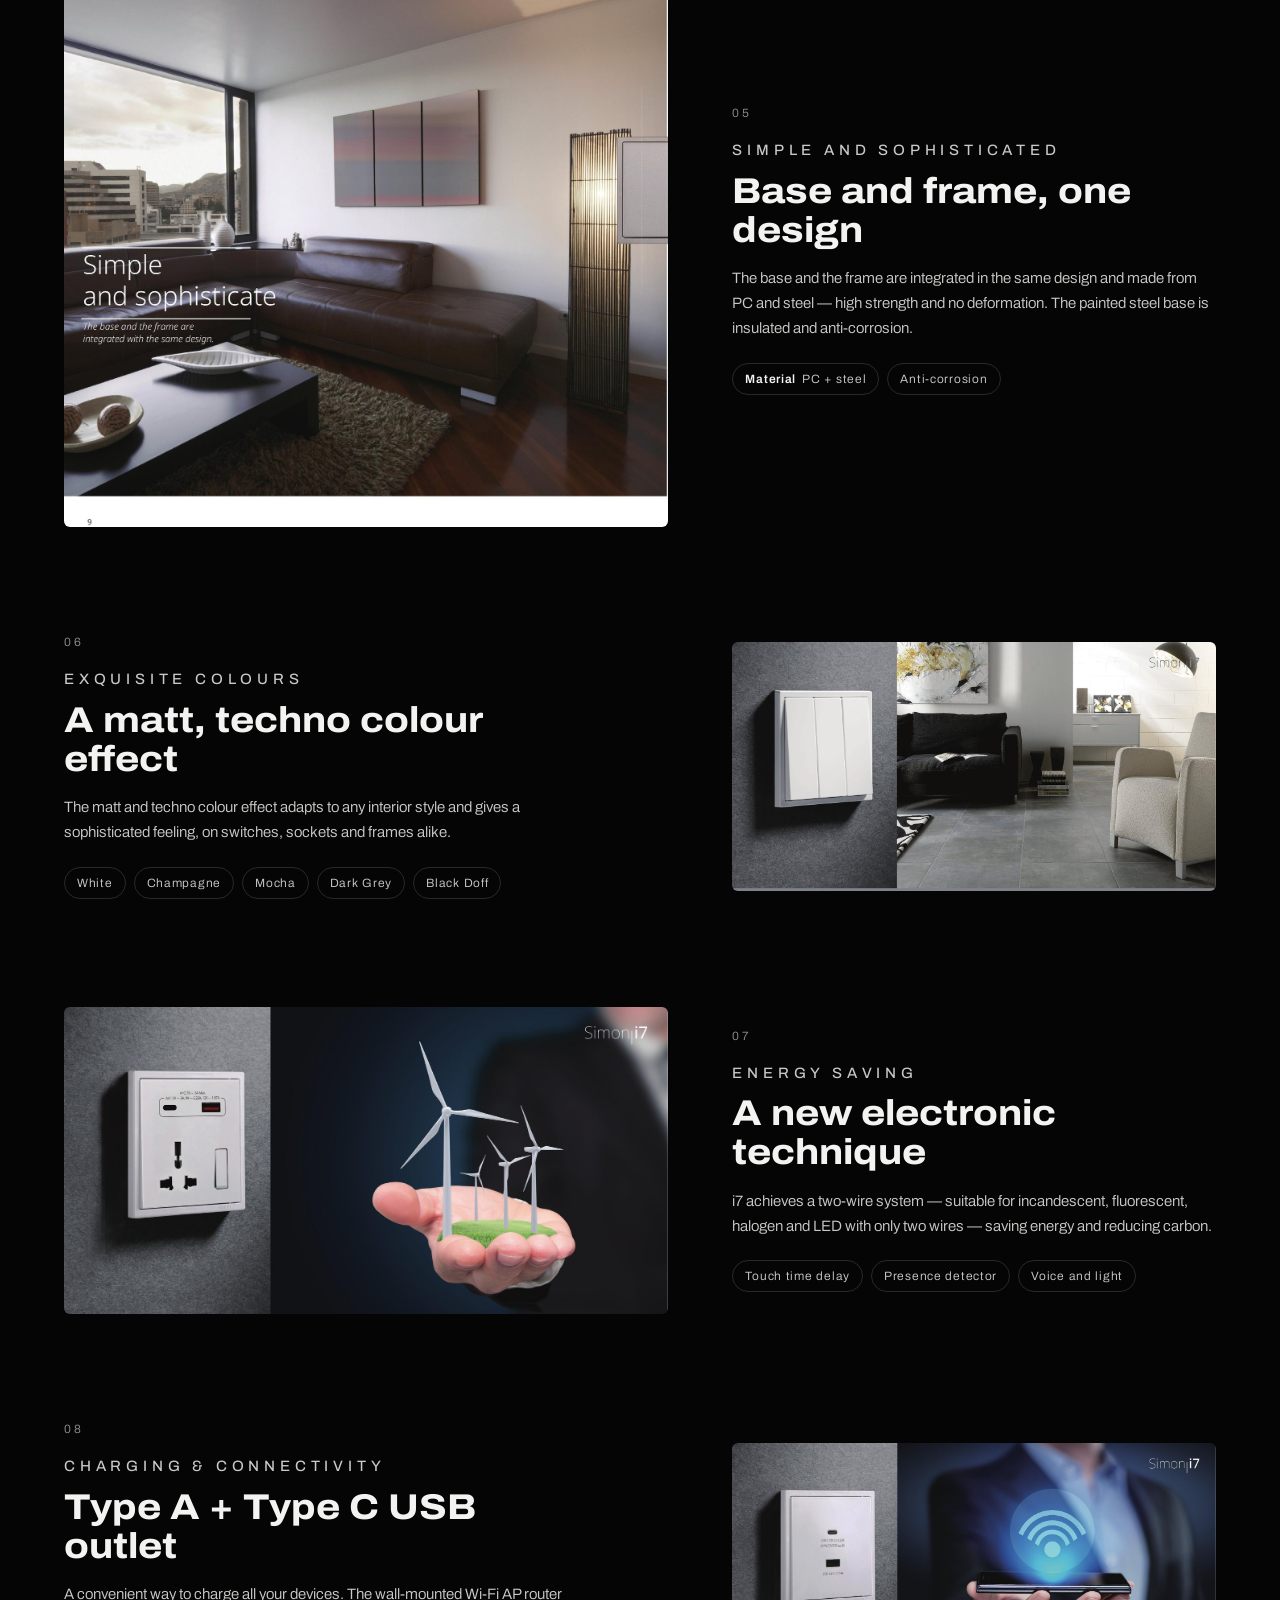
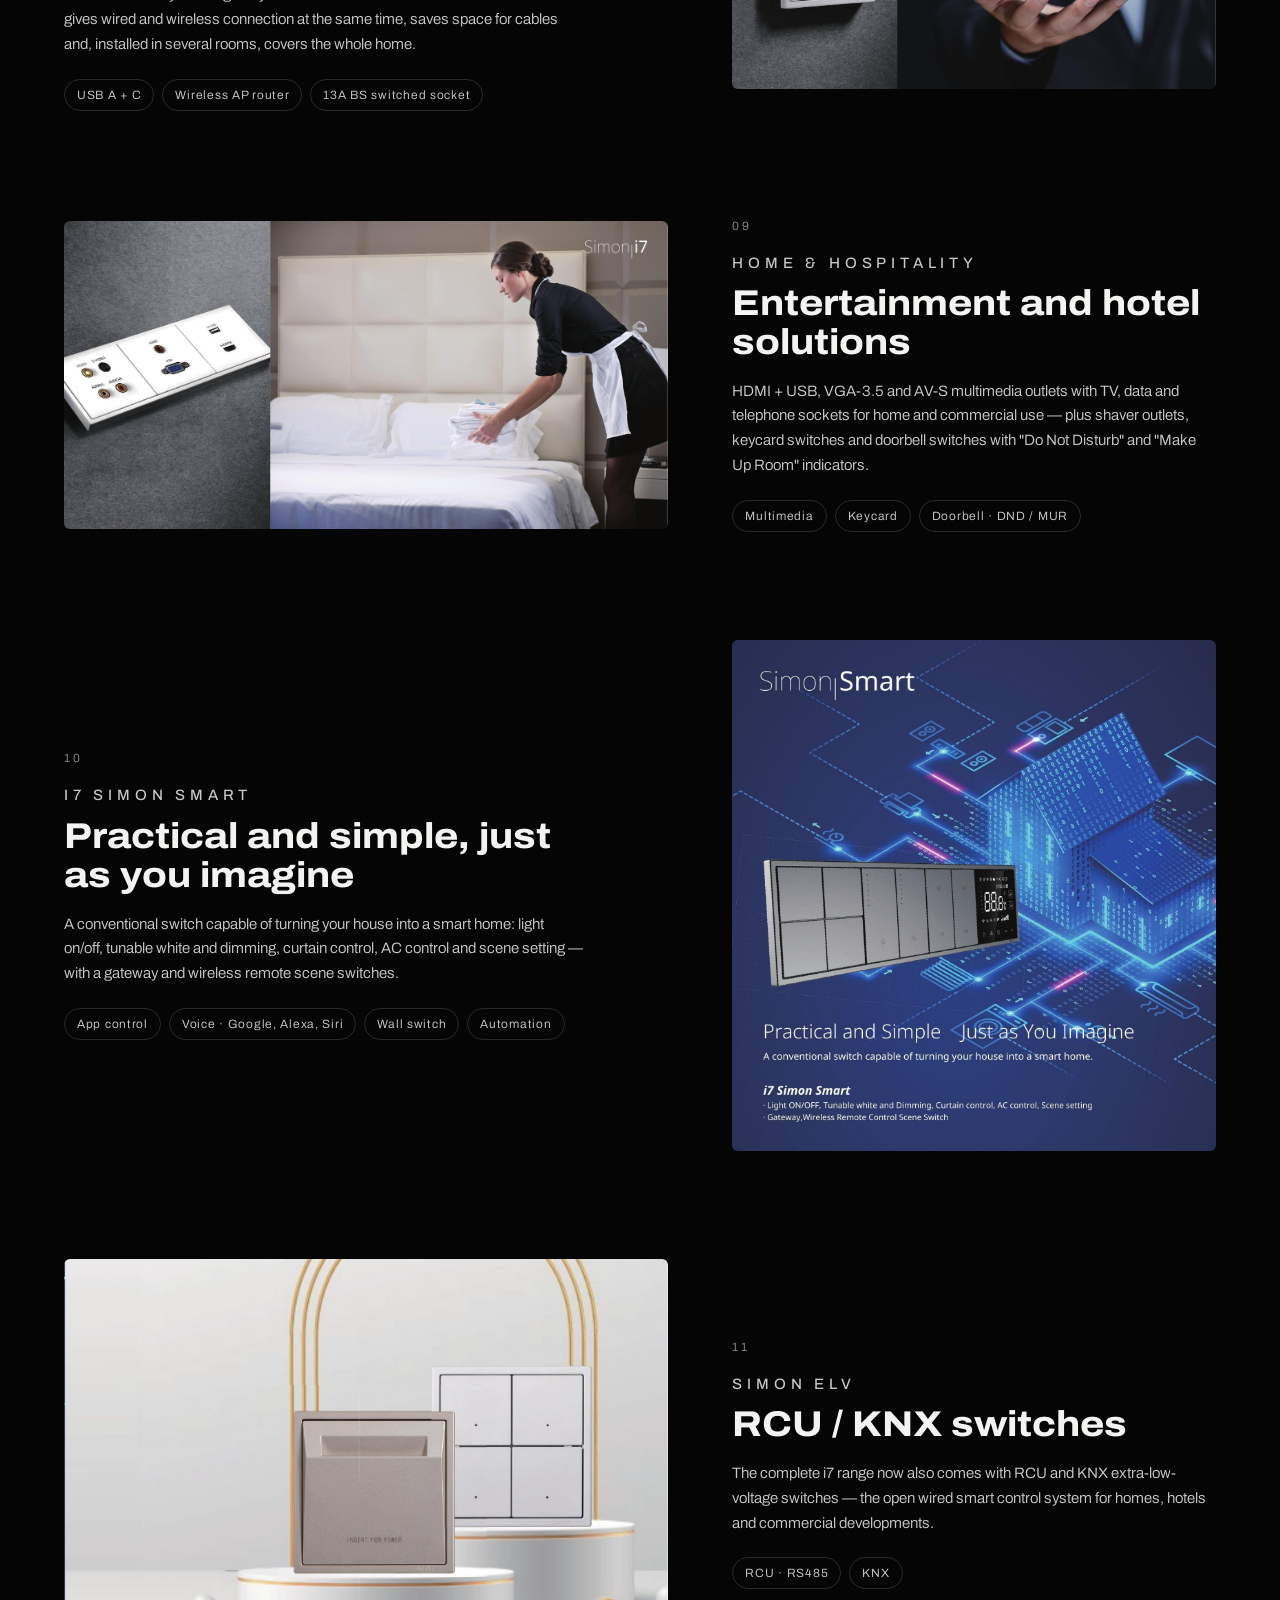
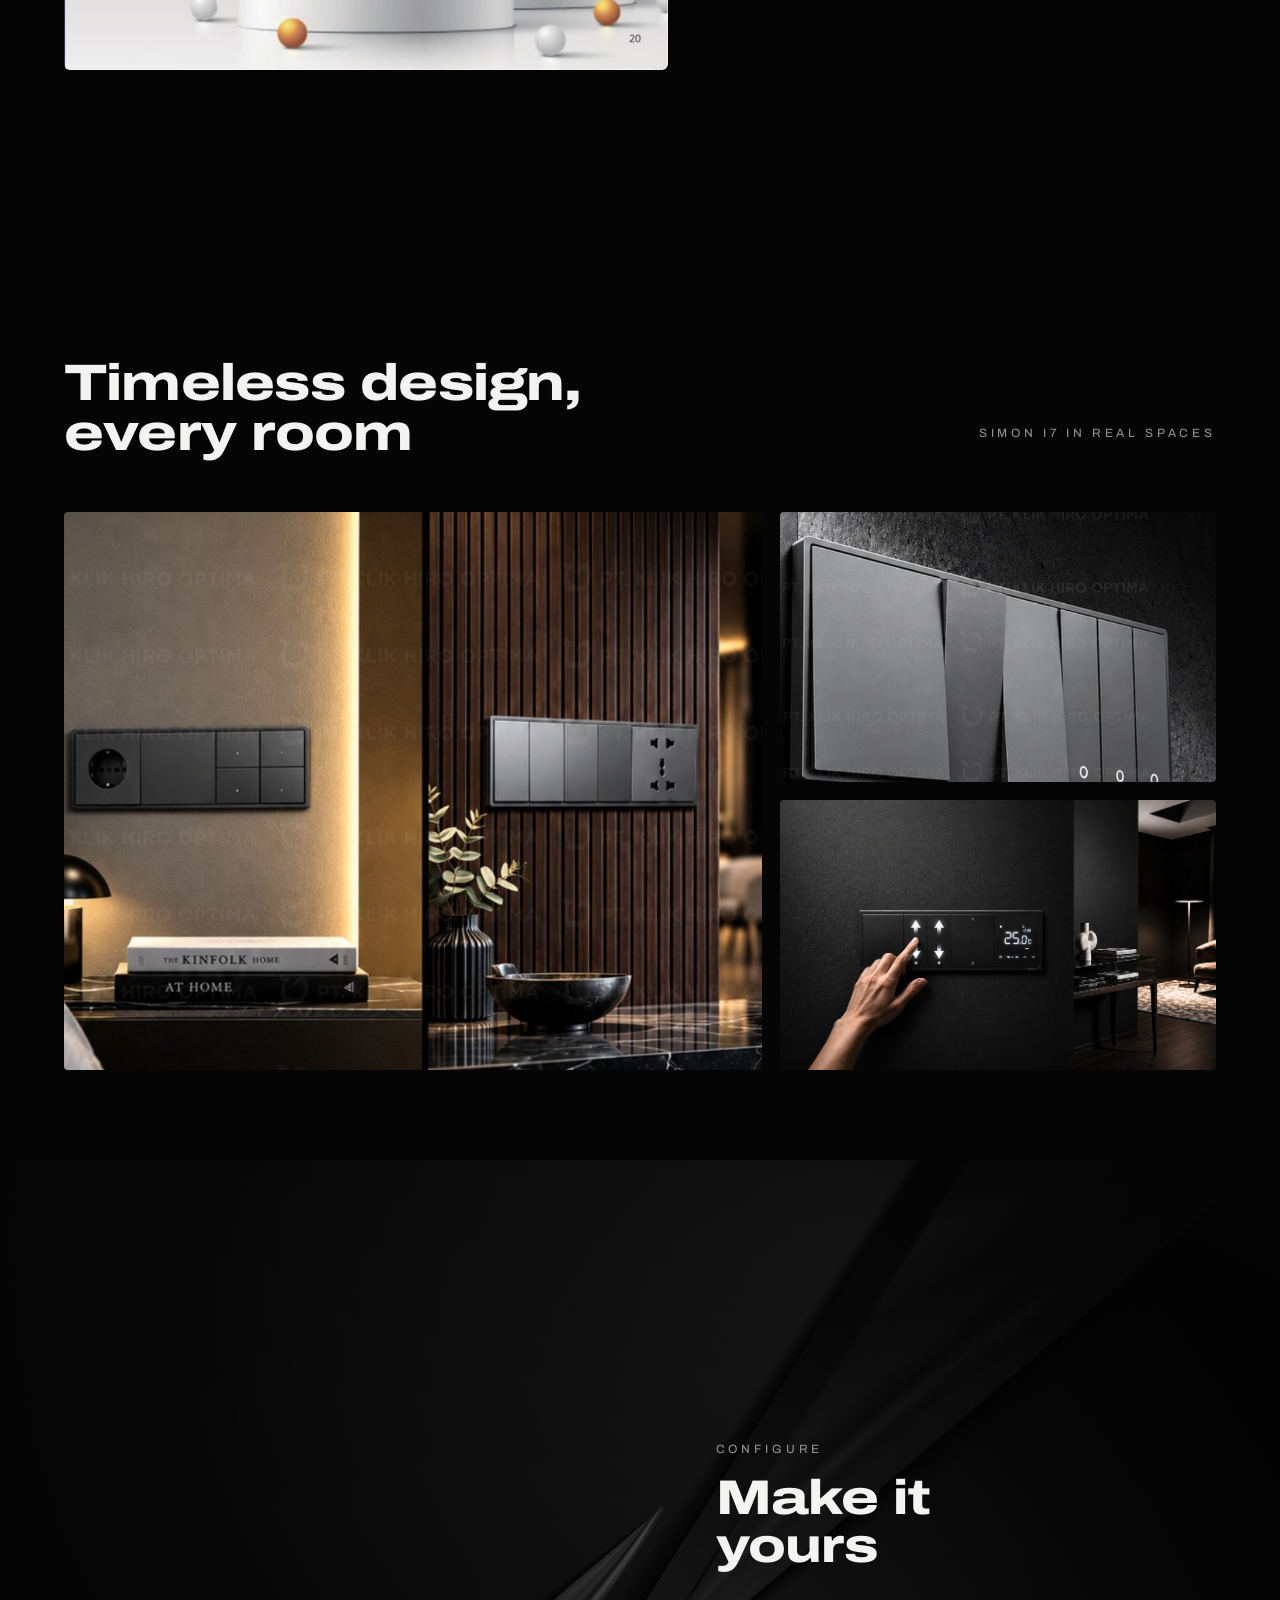
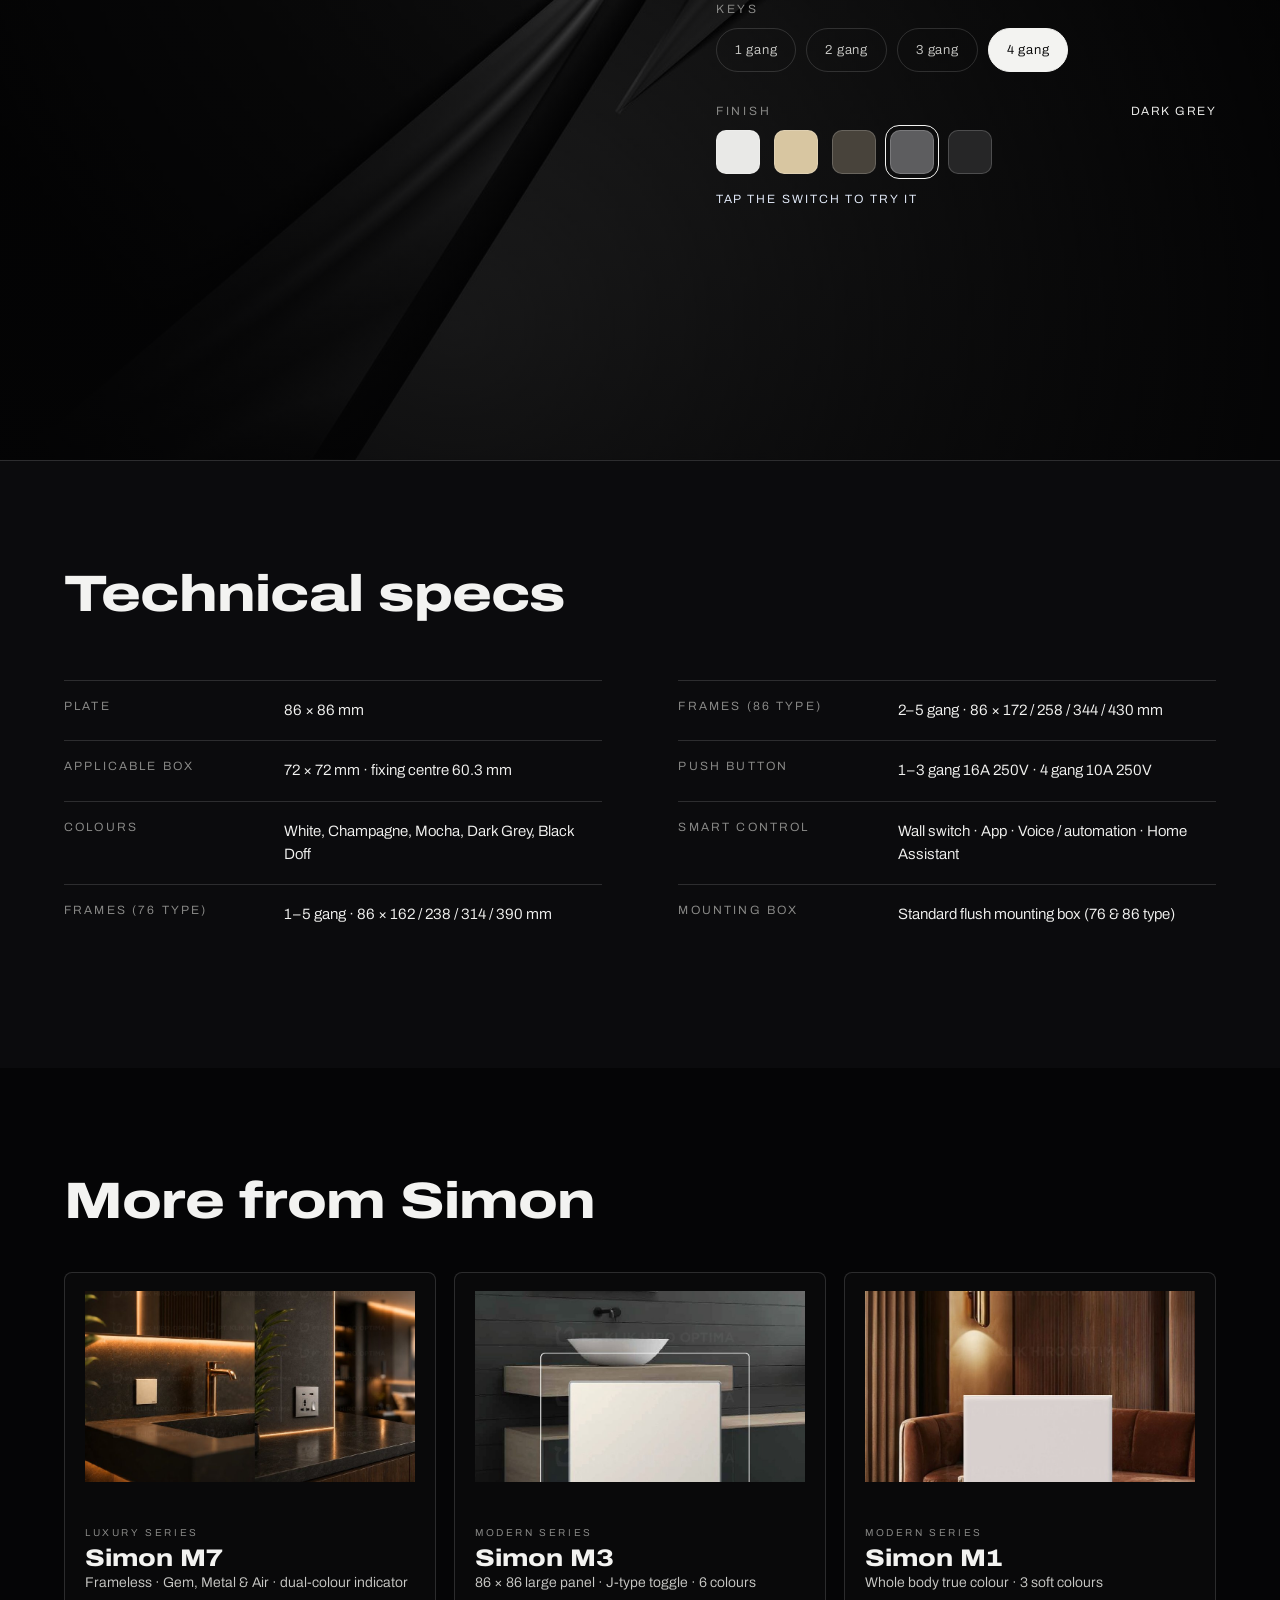
<file: simon-i7.html>
<!doctype html>
<html lang="en">
<head>
<meta charset="utf-8">
<meta name="viewport" content="width=device-width, initial-scale=1, viewport-fit=cover">
<title>Simon i7 — Push Button Switches | PT. Klik Hiro Optima</title>
<meta name="description" content="Simon i7: elegant, simple, unique, sophisticated. Push-button switches, multigang frames up to 5 gangs, five finishes and i7 Smart controls.">
<meta name="theme-color" content="#050506">
<link rel="stylesheet" href="css/style.css">
<link rel="stylesheet" href="css/product.css">
</head>
<body class="product product-i7">
<div id="loader" aria-hidden="true"><div class="loader-inner"><img src="assets/img/logo-kho.png" alt="" class="loader-kho"><div class="loader-bar"><span style="transform:scaleX(1)"></span></div><div class="loader-meta"><span>Simon i7</span><span>Loading</span></div></div></div>
<header class="nav">
  <a href="index.html" class="nav-logo" aria-label="PT. Klik Hiro Optima — home"><img src="assets/img/logo-kho.png" alt="PT. Klik Hiro Optima"></a>
  <a href="index.html#lineup" class="nav-back">← All series</a>
  <nav class="nav-links" aria-label="Sections">
    <a href="#overview">Overview</a><a href="#explore">Features</a><a href="#story">Highlights</a><a href="#configure">Configure</a><a href="#specs">Specs</a>
  </nav>
  <div class="nav-series" aria-label="Series"><a href="simon-i7.html" class="on" aria-current="page">i7</a><a href="simon-m7.html">M7</a><a href="simon-m3.html">M3</a><a href="simon-m1.html">M1</a><a href="simon-e6.html">E6</a><a href="simon-e3.html">E3</a><a href="simon-docking.html">Dock</a><a href="simon-homepad.html">Homepad</a></div>
  <button class="nav-toggle" aria-label="Open menu" aria-expanded="false" hidden><span></span><span></span></button>
</header>
<div class="progress" aria-hidden="true"><span></span></div>
<canvas id="gl" aria-hidden="true"></canvas>
<div id="overlay"><div id="pins"></div><svg id="dims" aria-hidden="true"><g></g></svg></div>

<main id="main">
  <section id="overview" class="p-hero" data-mode="hero">
    <div class="bg dim"><img src="assets/img/bg-ribbon.jpg" alt=""></div>
    <div class="p-hero-layout">
      <div class="p-hero-copy">
        <p class="eyebrow">Simon · Luxury Series</p>
        <h1><span>Simon</span> i7</h1>
        <p class="p-tag">Elegant · Simple · Unique · Sophisticated</p>
        <p class="body">Modern and elegant design, a premium colour and exclusive finish, functional high technology and high quality material — a statement of timeless design.</p>
        <div class="p-chips"><span>Push button</span><span>Up to 5 gangs</span><span>5 finishes</span><span>i7 Smart</span></div>
        <div class="p-cta"><a class="btn btn-solid" href="#explore">Explore features</a><a class="btn btn-ghost" href="#configure">Configure</a></div>
      </div>
      <div class="slot" data-slot="hero"></div>
    </div>
  </section>

  <section id="explore" class="pin" data-mode="explore" style="--h:695">
    <div class="stick">
      <div class="bg dim"><img src="assets/img/bg-ribbon2.jpg" alt=""></div>
      <div id="finishBadge" aria-live="polite"></div>
      <div class="ex-layout">
        <div class="slot" data-slot="explore"></div>
        <div class="ex-panel">
        <article class="feat" aria-live="polite">
          <span class="num">01 / 07 · Push-button keys</span>
          <h2>A flat surface,<br>a precise press</h2>
          <p>Elegant flat design with a premium push-button feel. Each key travels a short, precise distance and springs back.</p>
          <ul><li><b>1–3 gang</b>16A 250V</li><li><b>4 gang</b>10A 250V</li></ul><p class="try">Click a key on the model</p>
        </article>
        <article class="feat" aria-live="polite">
          <span class="num">02 / 07 · LED indicator</span>
          <h2>Find it<br>in the dark</h2>
          <p>Switch modules are available with an LED indicator, so every key is easy to locate — even with the lights off.</p>
          <ul><li><b>Modules</b>with LED</li><li>1 way · 2 way · intermediate</li></ul>
        </article>
        <article class="feat" aria-live="polite">
          <span class="num">03 / 07 · Multigang frames</span>
          <h2>Up to 5 gangs,<br>one frame</h2>
          <p>i7 switches and sockets share multi-gang frames (up to 5 gangs) with multiple combinations — switches, sockets, USB chargers, curtain controls and thermostats side by side.</p>
          <ul><li><b>76 type</b>1–5 gang</li><li><b>86 type</b>2–5 gang</li></ul>
        </article>
        <article class="feat" aria-live="polite">
          <span class="num">04 / 07 · i7 Smart</span>
          <h2>Control<br>anything</h2>
          <p>Switch, dimmer swipe, curtain control and AC control in the same design language — operated from the wall, the app, by voice or automation, and with Home Assistant.</p>
          <ul><li>Wall switch</li><li>App</li><li>Voice / automation</li><li>Home Assistant</li></ul>
        </article>
        <article class="feat" aria-live="polite">
          <span class="num">05 / 07 · Inside the i7</span>
          <h2>The J shape<br>toggle system</h2>
          <p>Behind the push keys and the frame sits the J shape toggle system: brass contacts and screw terminals on a compact mechanism — the angular movement is only 4.5°, so every press is precise, fast and safe.</p>
          <ul><li>Push keys</li><li>Frame</li><li>Base</li><li>J shape toggle</li><li>Brass contacts</li><li>Terminals</li></ul>
        </article>
        <article class="feat" aria-live="polite">
          <span class="num">06 / 07 · Five finishes</span>
          <h2>Premium colour,<br>exclusive finish</h2>
          <p>White, Champagne, Mocha, Dark Grey and Black Doff — the same finish across switches, sockets and frames.</p>
          <ul><li>White</li><li>Champagne</li><li>Mocha</li><li>Dark Grey</li><li>Black Doff</li></ul>
        </article>
        <article class="feat" aria-live="polite">
          <span class="num">07 / 07 · Dimensions</span>
          <h2>Fits a<br>standard box</h2>
          <p>Every i7 module uses an 86 × 86 mm plate on a 72 × 72 mm box with a 60.3 mm fixing centre.</p>
          <ul><li><b>Plate</b>86 × 86 mm</li><li><b>Box</b>72 × 72 mm</li><li><b>Fixing centre</b>60.3 mm</li></ul>
        </article>
        </div>
        <div class="feat-nav" role="group" aria-label="Features"><button type="button" aria-label="Feature 1: Push-button keys">1</button><button type="button" aria-label="Feature 2: LED indicator">2</button><button type="button" aria-label="Feature 3: Multigang frames">3</button><button type="button" aria-label="Feature 4: i7 Smart">4</button><button type="button" aria-label="Feature 5: Inside the i7">5</button><button type="button" aria-label="Feature 6: Five finishes">6</button><button type="button" aria-label="Feature 7: Dimensions">7</button></div>
      </div>
      <p class="ex-hint">Scroll, or tap the numbers on the switch</p>
    </div>
  </section>

  <section id="story" class="p-story" data-mode="hidden">
    <header class="p-story-head reveal"><p class="eyebrow">Highlights · from the Simon catalogue</p><h2 class="display">Elegant · Simple ·<br>Unique · Sophisticated</h2></header>
      <article class="st-row reveal">
        <figure class="st-img"><img src="assets/img/apac/i7-piano.jpg" alt="Simple and elegant as a piano — Simon i7" loading="lazy" data-zoom></figure>
        <div class="st-copy"><span class="st-num">01</span><p class="eyebrow">Design</p><h3>Simple and elegant as a piano</h3><p>Its extensive face with vertical, proportionate lines gives a comfortable and desirable form. Thanks to the latest technology, the switch and the socket have the same size — a more pleasing visual effect.</p></div>
      </article>
      <article class="st-row reveal rev">
        <figure class="st-img"><img src="assets/img/apac/i7-multigang.jpg" alt="Up to 5 gangs, many combinations — Simon i7" loading="lazy" data-zoom></figure>
        <div class="st-copy"><span class="st-num">02</span><p class="eyebrow">Multi-gang design</p><h3>Up to 5 gangs, many combinations</h3><p>i7 switches and sockets share multi-gang frames of up to 5 gangs. The 76-type mounting box is applied; for multi-gang frames a dedicated Simon mounting box keeps the design perfectly aligned.</p><ul><li><b>Frames</b>1–5 gang</li><li><b>Box</b>76 type</li></ul></div>
      </article>
      <article class="st-row reveal">
        <figure class="st-img st-3d" data-ex='{"kit": "i7", "labels": {"rocker": "Push key with LED", "frame": "Integrated frame", "lever": "J shape toggle system", "terminals": "Terminal clamps", "mech": "Mechanism"}}' aria-label="The J-shape toggle — animated exploded view of Simon i7"><canvas></canvas><div class="st-labs"></div><p class="st-hint">Scroll — the switch takes itself apart</p></figure>
        <div class="st-copy"><span class="st-num">03</span><p class="eyebrow">Safe and soft push</p><h3>The J-shape toggle</h3><p>The feeling is comfortable and easy: thanks to the J-shape toggle system the angular movement is very precise — only 4.5° — so every press is faster and safer.</p><ul><li><b>Toggle</b>J-shape</li><li><b>Angle</b>4.5°</li></ul></div>
      </article>
      <article class="st-row reveal rev">
        <figure class="st-img"><img src="assets/img/apac/i7-wire.jpg" alt="Flexible wire, easy to connect — Simon i7" loading="lazy" data-zoom></figure>
        <div class="st-copy"><span class="st-num">04</span><p class="eyebrow">Installation</p><h3>Flexible wire, easy to connect</h3><p>The saddle-shaped terminal has a wider hole that fits high-section wire to meet the power needs of the family, without damaging the wire. The children safety lock rejects any plug pushed in by abnormal objects.</p><ul><li>Saddle terminal</li><li>Child safety lock</li></ul></div>
      </article>
      <article class="st-row reveal">
        <figure class="st-img"><img src="assets/img/apac/i7-room.jpg" alt="Base and frame, one design — Simon i7" loading="lazy" data-zoom></figure>
        <div class="st-copy"><span class="st-num">05</span><p class="eyebrow">Simple and sophisticated</p><h3>Base and frame, one design</h3><p>The base and the frame are integrated in the same design and made from PC and steel — high strength and no deformation. The painted steel base is insulated and anti-corrosion.</p><ul><li><b>Material</b>PC + steel</li><li>Anti-corrosion</li></ul></div>
      </article>
      <article class="st-row reveal rev">
        <figure class="st-img"><img src="assets/img/apac/i7-colors.jpg" alt="A matt, techno colour effect — Simon i7" loading="lazy" data-zoom></figure>
        <div class="st-copy"><span class="st-num">06</span><p class="eyebrow">Exquisite colours</p><h3>A matt, techno colour effect</h3><p>The matt and techno colour effect adapts to any interior style and gives a sophisticated feeling, on switches, sockets and frames alike.</p><ul><li>White</li><li>Champagne</li><li>Mocha</li><li>Dark Grey</li><li>Black Doff</li></ul></div>
      </article>
      <article class="st-row reveal">
        <figure class="st-img"><img src="assets/img/apac/i7-energy.jpg" alt="A new electronic technique — Simon i7" loading="lazy" data-zoom></figure>
        <div class="st-copy"><span class="st-num">07</span><p class="eyebrow">Energy saving</p><h3>A new electronic technique</h3><p>i7 achieves a two-wire system — suitable for incandescent, fluorescent, halogen and LED with only two wires — saving energy and reducing carbon.</p><ul><li>Touch time delay</li><li>Presence detector</li><li>Voice and light</li></ul></div>
      </article>
      <article class="st-row reveal rev">
        <figure class="st-img"><img src="assets/img/apac/i7-usb.jpg" alt="Type A + Type C USB outlet — Simon i7" loading="lazy" data-zoom></figure>
        <div class="st-copy"><span class="st-num">08</span><p class="eyebrow">Charging &amp; connectivity</p><h3>Type A + Type C USB outlet</h3><p>A convenient way to charge all your devices. The wall-mounted Wi-Fi AP router gives wired and wireless connection at the same time, saves space for cables and, installed in several rooms, covers the whole home.</p><ul><li>USB A + C</li><li>Wireless AP router</li><li>13A BS switched socket</li></ul></div>
      </article>
      <article class="st-row reveal">
        <figure class="st-img"><img src="assets/img/apac/i7-hotel.jpg" alt="Entertainment and hotel solutions — Simon i7" loading="lazy" data-zoom></figure>
        <div class="st-copy"><span class="st-num">09</span><p class="eyebrow">Home &amp; hospitality</p><h3>Entertainment and hotel solutions</h3><p>HDMI + USB, VGA-3.5 and AV-S multimedia outlets with TV, data and telephone sockets for home and commercial use — plus shaver outlets, keycard switches and doorbell switches with &quot;Do Not Disturb&quot; and &quot;Make Up Room&quot; indicators.</p><ul><li>Multimedia</li><li>Keycard</li><li>Doorbell · DND / MUR</li></ul></div>
      </article>
      <article class="st-row reveal rev">
        <figure class="st-img"><img src="assets/img/apac/i7-smart.jpg" alt="Practical and simple, just as you imagine — Simon i7" loading="lazy" data-zoom></figure>
        <div class="st-copy"><span class="st-num">10</span><p class="eyebrow">i7 Simon Smart</p><h3>Practical and simple, just as you imagine</h3><p>A conventional switch capable of turning your house into a smart home: light on/off, tunable white and dimming, curtain control, AC control and scene setting — with a gateway and wireless remote scene switches.</p><ul><li>App control</li><li>Voice · Google, Alexa, Siri</li><li>Wall switch</li><li>Automation</li></ul></div>
      </article>
      <article class="st-row reveal">
        <figure class="st-img"><img src="assets/img/apac/i7-elv.jpg" alt="RCU / KNX switches — Simon i7" loading="lazy" data-zoom></figure>
        <div class="st-copy"><span class="st-num">11</span><p class="eyebrow">Simon ELV</p><h3>RCU / KNX switches</h3><p>The complete i7 range now also comes with RCU and KNX extra-low-voltage switches — the open wired smart control system for homes, hotels and commercial developments.</p><ul><li>RCU · RS485</li><li>KNX</li></ul></div>
      </article>
  </section>

  <section id="gallery" class="p-gallery" data-mode="hidden">
    <div class="p-gal-head reveal"><h2 class="display">Timeless design,<br>every room</h2><p class="eyebrow">Simon i7 in real spaces</p></div>
    <div class="p-gal-grid">
        <figure class="g-a reveal"><img src="assets/img/i7-bedroom.jpg" alt="Simon i7 in a dark bedroom interior" loading="lazy"></figure>
        <figure class="g-b reveal"><img src="assets/img/i7-wall.jpg" alt="Simon i7 multi-gang rocker frame" loading="lazy"></figure>
        <figure class="g-c reveal"><img src="assets/img/hand-panel.jpg" alt="Simon i7 Smart panel with dimmer, curtain and AC control" loading="lazy"></figure>
    </div>
  </section>

  <section id="configure" class="p-config" data-mode="config">
    <div class="bg dim"><img src="assets/img/bg-ribbon.jpg" alt=""></div>
    <div class="slot" data-slot="config"></div>
    <div class="cfg">
      <p class="eyebrow">Configure</p>
      <h2 class="display">Make it<br>yours</h2>
      
      <div class="cfg-block"><p class="cfg-label">Keys</p>
        <div class="chips" role="group" aria-label="Keys"><button class="chip-btn" data-gang="1">1 gang</button><button class="chip-btn" data-gang="2">2 gang</button><button class="chip-btn" data-gang="3">3 gang</button><button class="chip-btn" data-gang="4">4 gang</button></div>
      </div>
      <div class="cfg-block"><p class="cfg-label">Finish <span id="finishName"></span></p><div class="swatches" id="swatches" role="group" aria-label="Finish"></div></div>
      <p class="cfg-try">Tap the switch to try it</p>
    </div>
  </section>

  <section id="specs" class="p-specs" data-mode="hidden">
    <h2 class="display">Technical specs</h2>
    <div class="spec-grid"><dl class="spec-col"><div class="spec-row"><dt>Plate</dt><dd>86 × 86 mm</dd></div><div class="spec-row"><dt>Applicable box</dt><dd>72 × 72 mm · fixing centre 60.3 mm</dd></div><div class="spec-row"><dt>Colours</dt><dd>White, Champagne, Mocha, Dark Grey, Black Doff</dd></div><div class="spec-row"><dt>Frames (76 type)</dt><dd>1–5 gang · 86 × 162 / 238 / 314 / 390 mm</dd></div></dl><dl class="spec-col"><div class="spec-row"><dt>Frames (86 type)</dt><dd>2–5 gang · 86 × 172 / 258 / 344 / 430 mm</dd></div><div class="spec-row"><dt>Push button</dt><dd>1–3 gang 16A 250V · 4 gang 10A 250V</dd></div><div class="spec-row"><dt>Smart control</dt><dd>Wall switch · App · Voice / automation · Home Assistant</dd></div><div class="spec-row"><dt>Mounting box</dt><dd>Standard flush mounting box (76 &amp; 86 type)</dd></div></dl></div>
  </section>

  <section id="more" class="p-more" data-mode="hidden">
    <h2 class="display">More from Simon</h2>
    <div class="more-grid"><a class="more-card" href="simon-m7.html"><div class="ph"><img src="assets/img/series-m7.jpg" alt="Simon M7" loading="lazy"></div><div><small>Luxury Series</small><h3>Simon M7</h3><p>Frameless · Gem, Metal &amp; Air · dual-colour indicator</p><span class="go">Explore →</span></div></a><a class="more-card" href="simon-m3.html"><div class="ph"><img src="assets/img/series-m3.jpg" alt="Simon M3" loading="lazy"></div><div><small>Modern Series</small><h3>Simon M3</h3><p>86 × 86 large panel · J-type toggle · 6 colours</p><span class="go">Explore →</span></div></a><a class="more-card" href="simon-m1.html"><div class="ph"><img src="assets/img/series-m1.jpg" alt="Simon M1" loading="lazy"></div><div><small>Modern Series</small><h3>Simon M1</h3><p>Whole body true colour · 3 soft colours</p><span class="go">Explore →</span></div></a><a class="more-card" href="simon-e6.html"><div class="ph"><img src="assets/img/series-e6.jpg" alt="Simon E6" loading="lazy"></div><div><small>Modern Series</small><h3>Simon E6</h3><p>86 × 82 rocker · 1.2 mm frame · 4 colours</p><span class="go">Explore →</span></div></a><a class="more-card" href="simon-e3.html"><div class="ph"><img src="assets/img/series-e3.jpg" alt="Simon E3" loading="lazy"></div><div><small>Modern Series</small><h3>Simon E3</h3><p>Essential design · 5 colours · complete range</p><span class="go">Explore →</span></div></a><a class="more-card" href="index.html#lineup"><div class="ph"><img src="assets/img/series-e6.jpg" alt="Simon lineup" loading="lazy"></div><div><small>Simon lineup</small><h3>All series</h3><p>i7 · M7 · M3 · M1 · E6 · E3 · Docking</p><span class="go">Back to lineup →</span></div></a></div>
  </section>

  <footer id="showroom" class="showroom" data-sec="showroom">
    <div class="sr-top">
      <img src="assets/img/logo-kho.png" alt="PT. Klik Hiro Optima — Switch Design &amp; Smart Home" class="sr-kho">
      <img src="assets/img/logo-simon.png" alt="Simon" class="sr-simon">
    </div>
    <div class="sr-grid">
      <div class="sr-office reveal">
        <h3>Office</h3>
        <p>Jl. Kwini 8 No. 10, Jakarta Pusat 10410</p>
        <p><a href="tel:+62213811168">(021) 3811 168</a></p>
        <p><a href="mailto:klikhirooptima@gmail.com">klikhirooptima@gmail.com</a></p>
      </div>
      <div class="sr-list">
        <p class="eyebrow">Showroom</p>
        <div class="sr-cards">
          <div class="reveal"><h4>PIK 1</h4><p><b>Rukan Metro Broadway</b><br>9BE, PIK, Jakarta Utara 14460</p></div>
          <div class="reveal"><h4>PIK 2</h4><p><b>Indonesia Design District,</b><br>Blok Market Place, Unit S7a<br>Jl. Rasuna Said PIK 2</p></div>
          <div class="reveal"><h4>Alam Sutera</h4><p><b>Open Door</b> (Design and Lifestyle Centre)<br>The Flavor Bliss Lot 28-29 Unit 59<br>Jl. Alam Sutera Boulevard Kav 6, Serpong, Banten</p></div>
          <div class="reveal"><h4>Green Lake</h4><p><b>Korean Town</b> Blok RCBB No. 33,<br>Green Lake City, Tangerang</p></div>
        </div>
      </div>
    </div>
    <div class="sr-bottom">
      <a href="https://switchdesignandsmarthome.com" target="_blank" rel="noopener">switchdesignandsmarthome.com</a>
      <a href="https://www.instagram.com/klikhirooptima" target="_blank" rel="noopener">@klikhirooptima</a>
      <span>© 2026 PT. Klik Hiro Optima. All rights reserved.</span>
    </div>
  </footer>
</main>

<script type="application/json" id="series-data">{"series": "i7", "defaults": {"gang": 4, "finish": 3}, "hero": {"rx": -6, "ry": -20}, "config": {"rx": -4, "ry": 16}, "model": {}, "features": [{"title": "Push-button keys", "anchor": "key", "action": "press", "state": {"rx": -6, "ry": -26}}, {"title": "LED indicator", "anchor": "led", "action": "led", "state": {"rx": -4, "ry": -14, "zoom": 1.9, "focus": 1}}, {"title": "Multigang frames", "anchor": "frame", "action": null, "state": {"rx": -6, "ry": -12, "modules": 4}}, {"title": "i7 Smart", "anchor": "module", "action": null, "state": {"rx": -4, "ry": -20, "modules": 4, "zoom": 1.12, "focus": 0.35}}, {"title": "Inside the i7", "anchor": "lever", "action": null, "state": {"rx": -10, "ry": -52, "explode": 1, "zoom": 1.1}}, {"title": "Five finishes", "anchor": "corner", "action": "colors", "state": {"rx": -6, "ry": 22}}, {"title": "Dimensions", "anchor": "bottom", "action": "dims", "state": {"rx": 0, "ry": 0, "zoom": 0.78, "colHex": "#1d1d1f"}}], "finishes": [{"name": "White", "hex": "#e9e9e7", "code": ""}, {"name": "Champagne", "hex": "#d8c6a1", "code": ""}, {"name": "Mocha", "hex": "#48433b", "code": ""}, {"name": "Dark Grey", "hex": "#5d5d5f", "code": ""}, {"name": "Black Doff", "hex": "#262627", "code": ""}]}</script>
<script src="js/vendor/three.min.js"></script>
<script src="js/vendor/gsap.min.js"></script>
<script src="js/vendor/lenis.min.js"></script>
<script src="js/switch3d.js"></script>
<script src="js/series3d.js"></script>
<script src="js/kits3d.js"></script>
<script src="js/product.js"></script>
<script src="js/lightbox.js"></script>
<script src="js/story3d.js"></script>
</body>
</html>
</file>
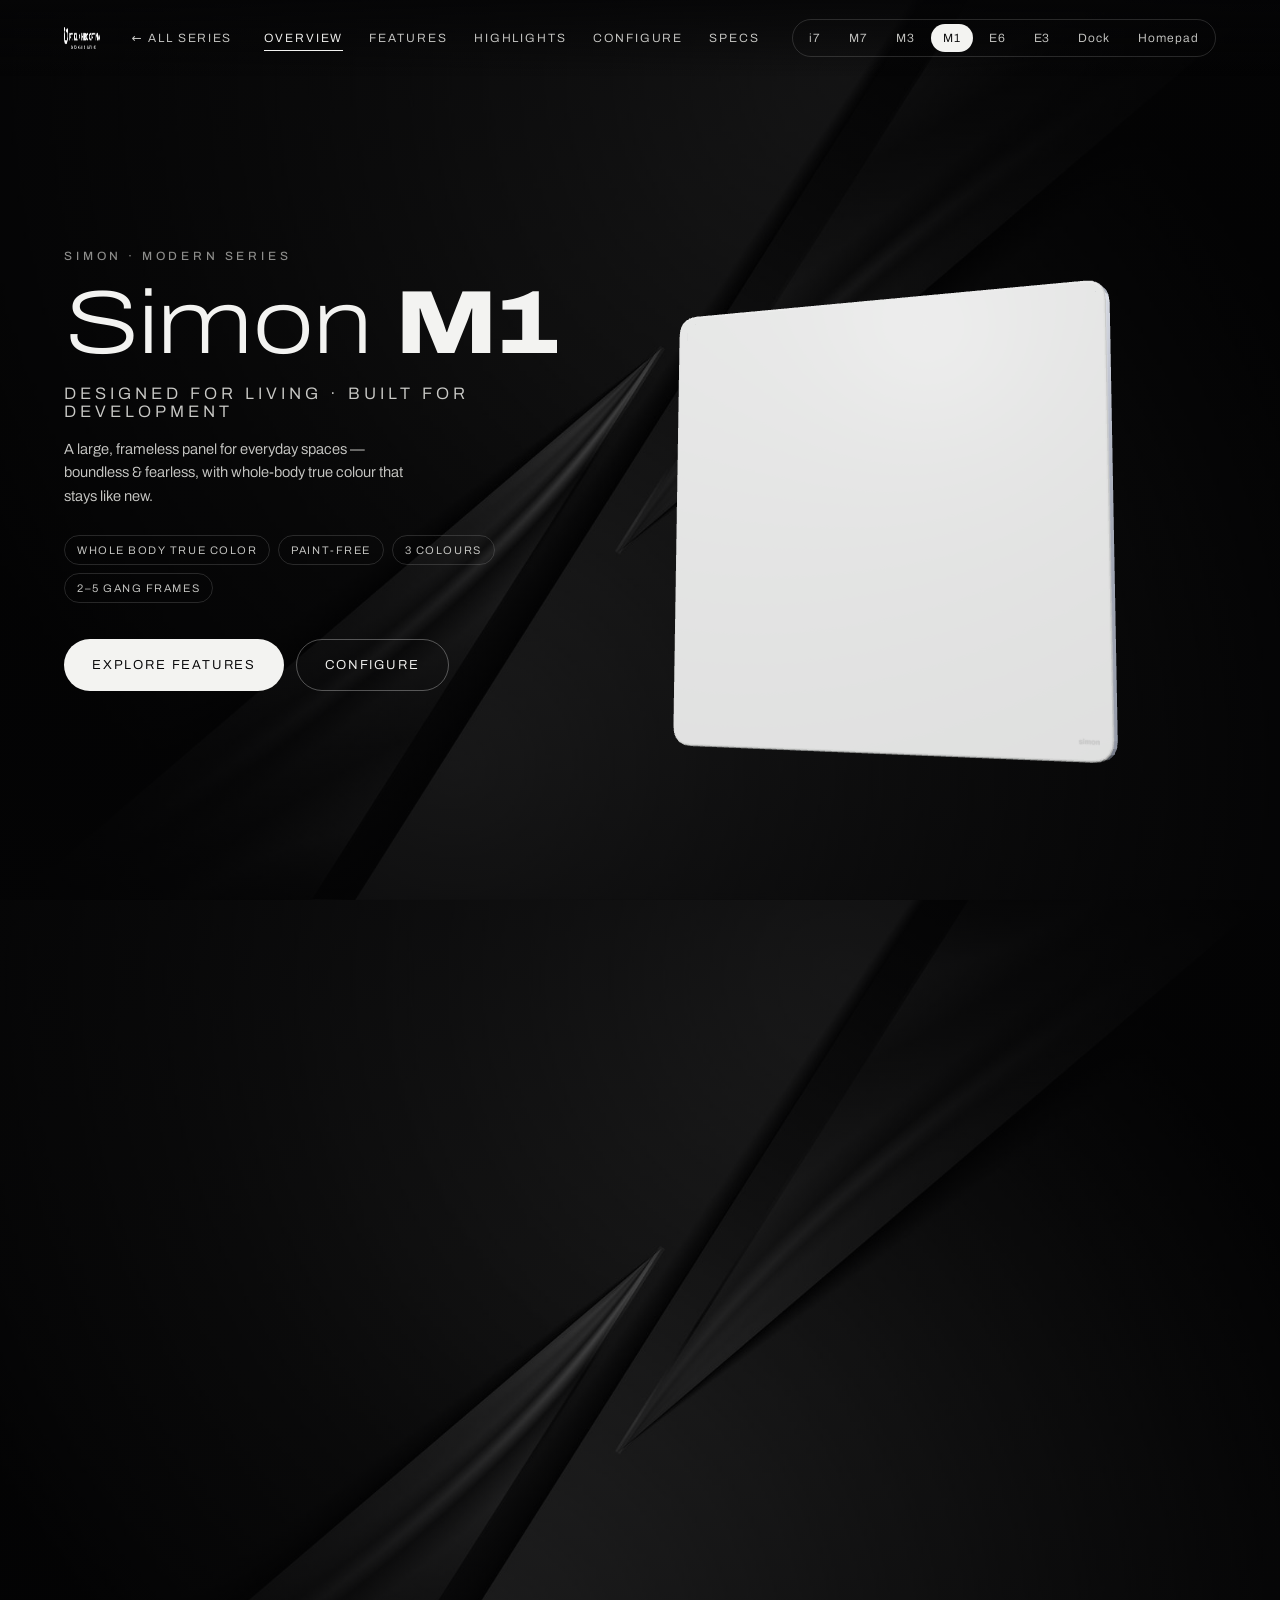
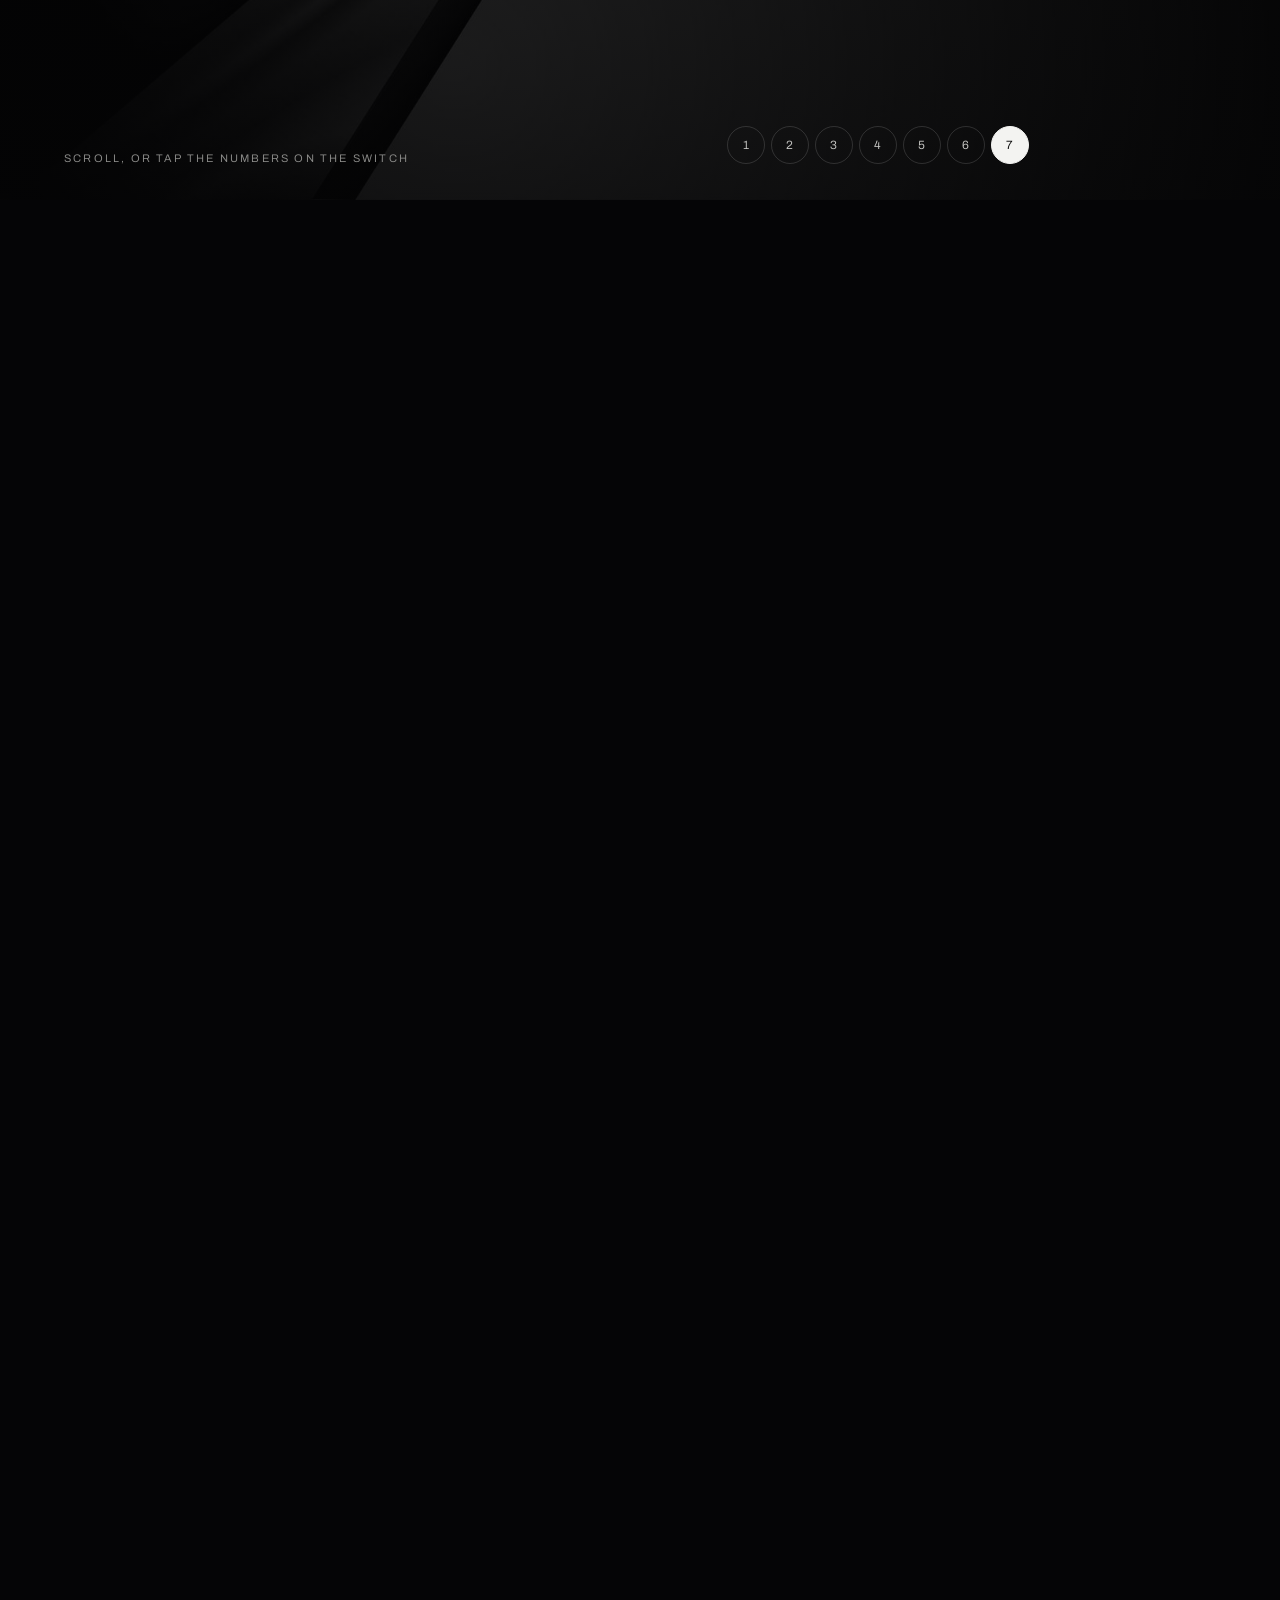
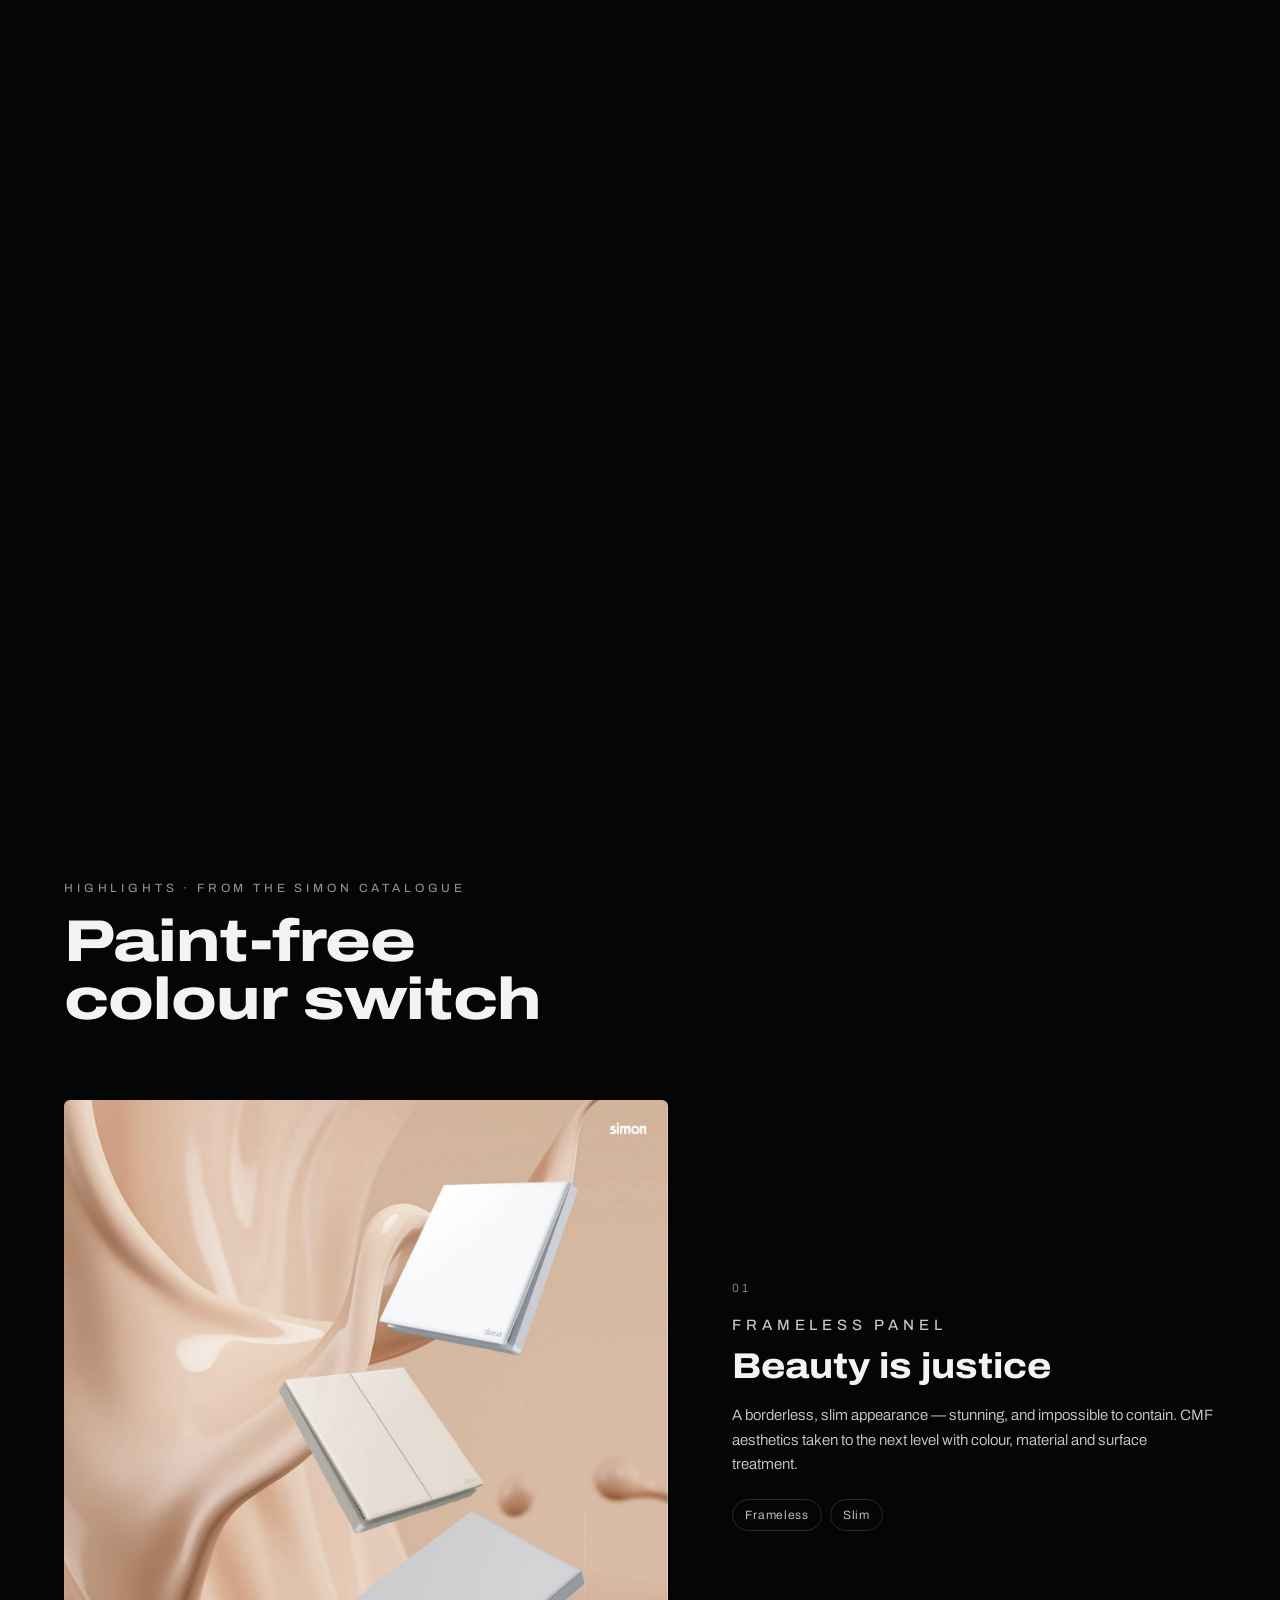
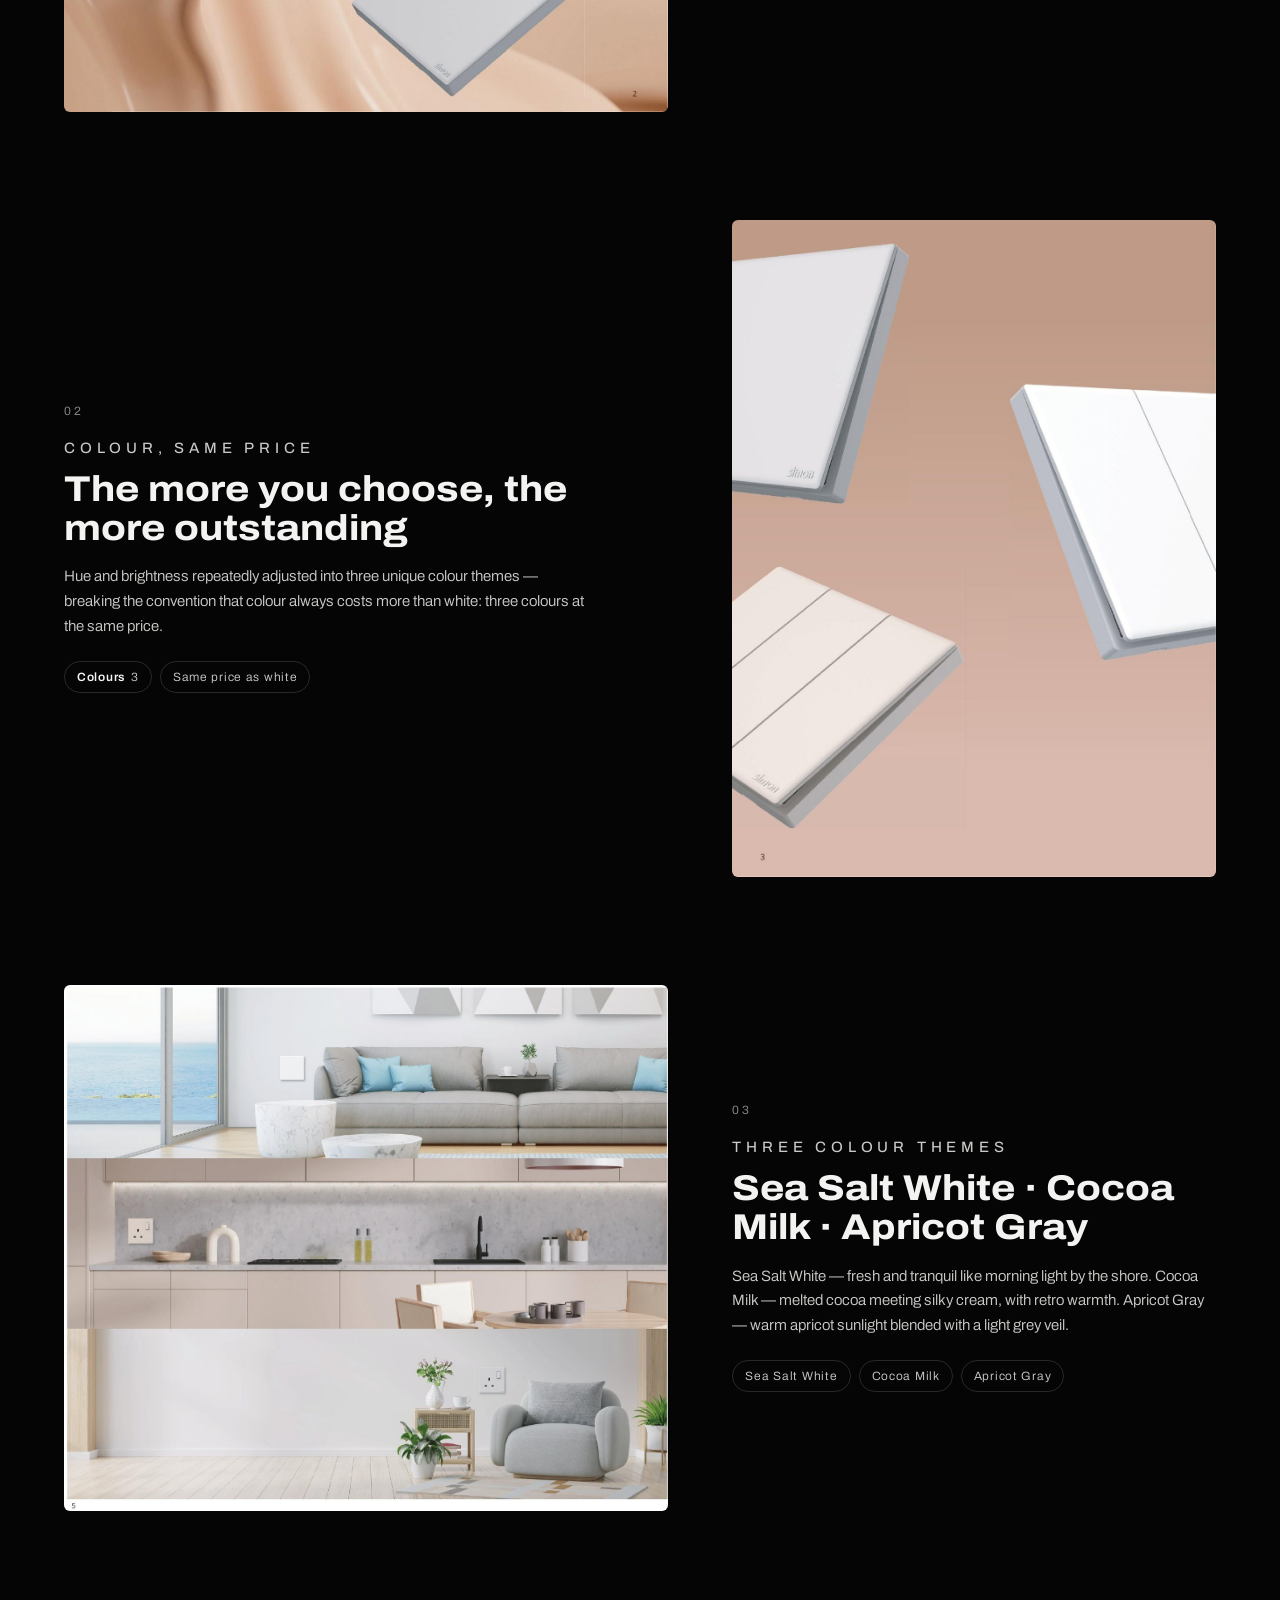
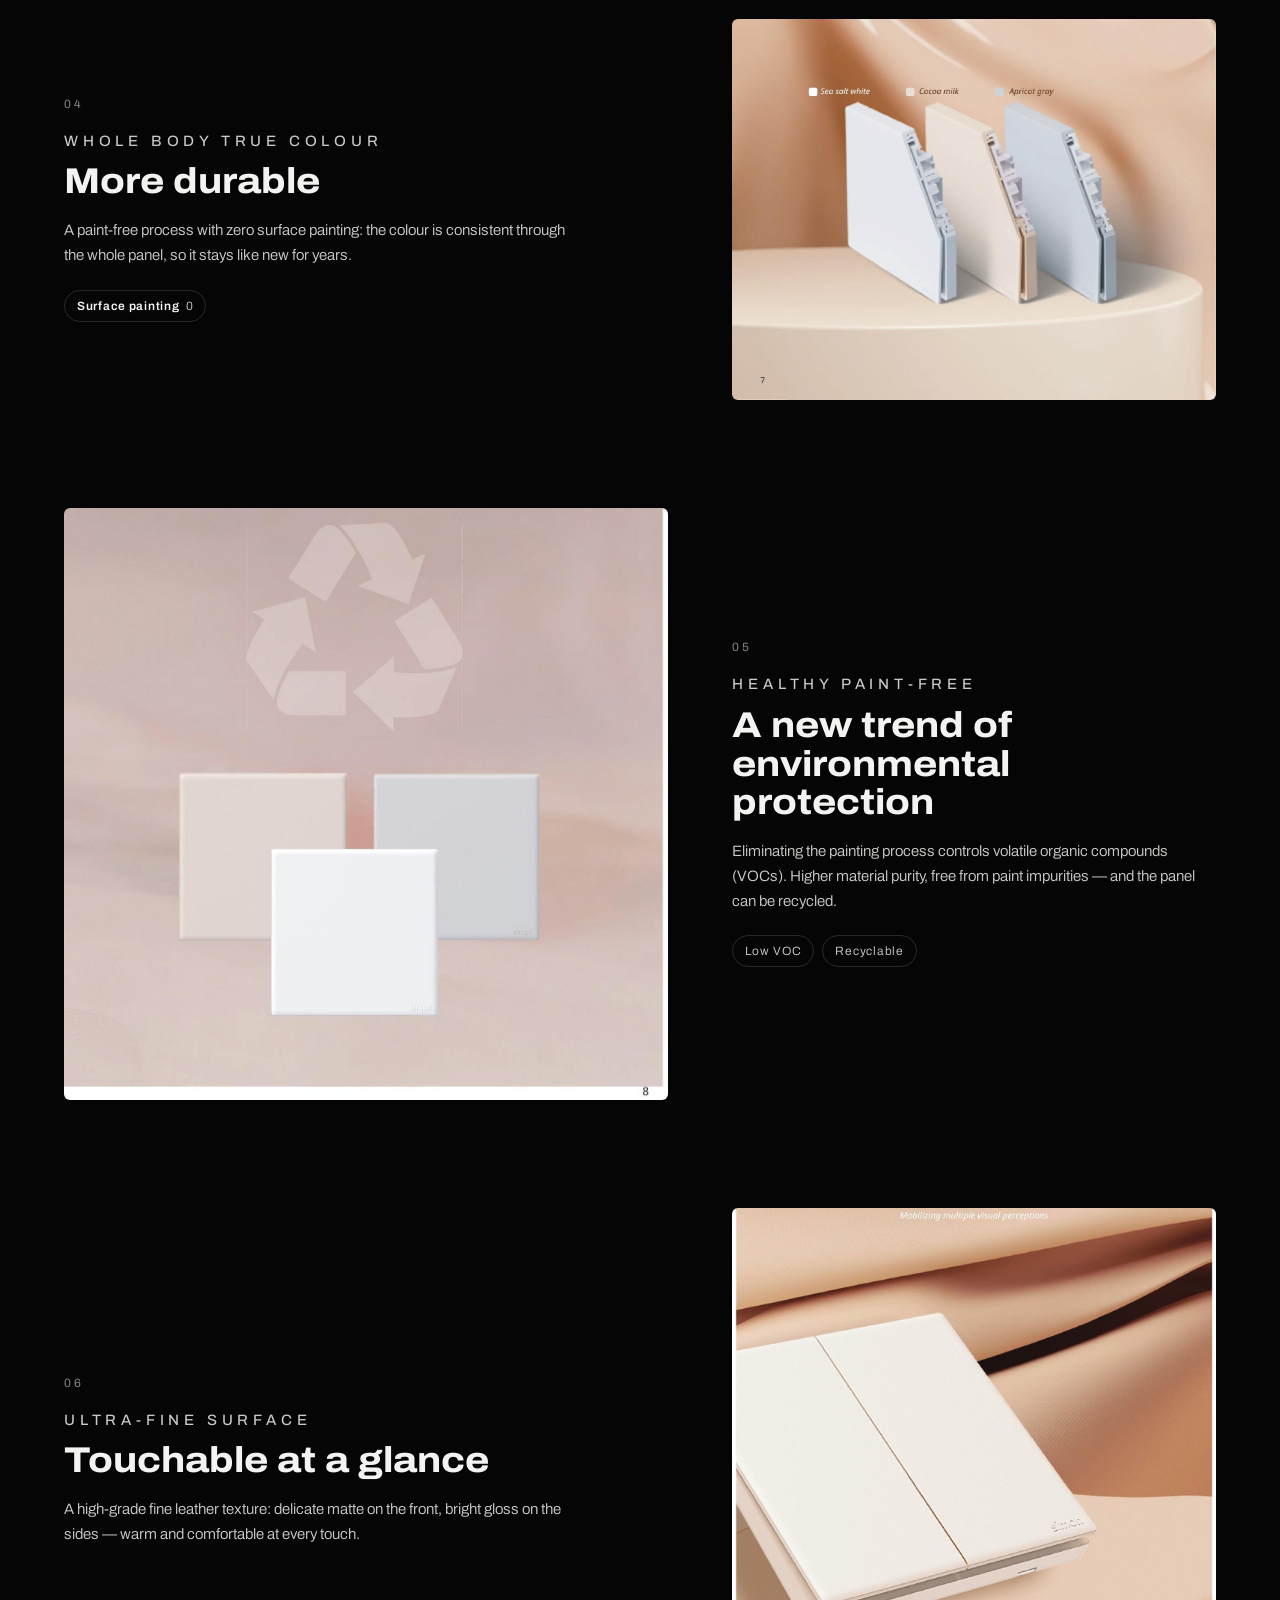
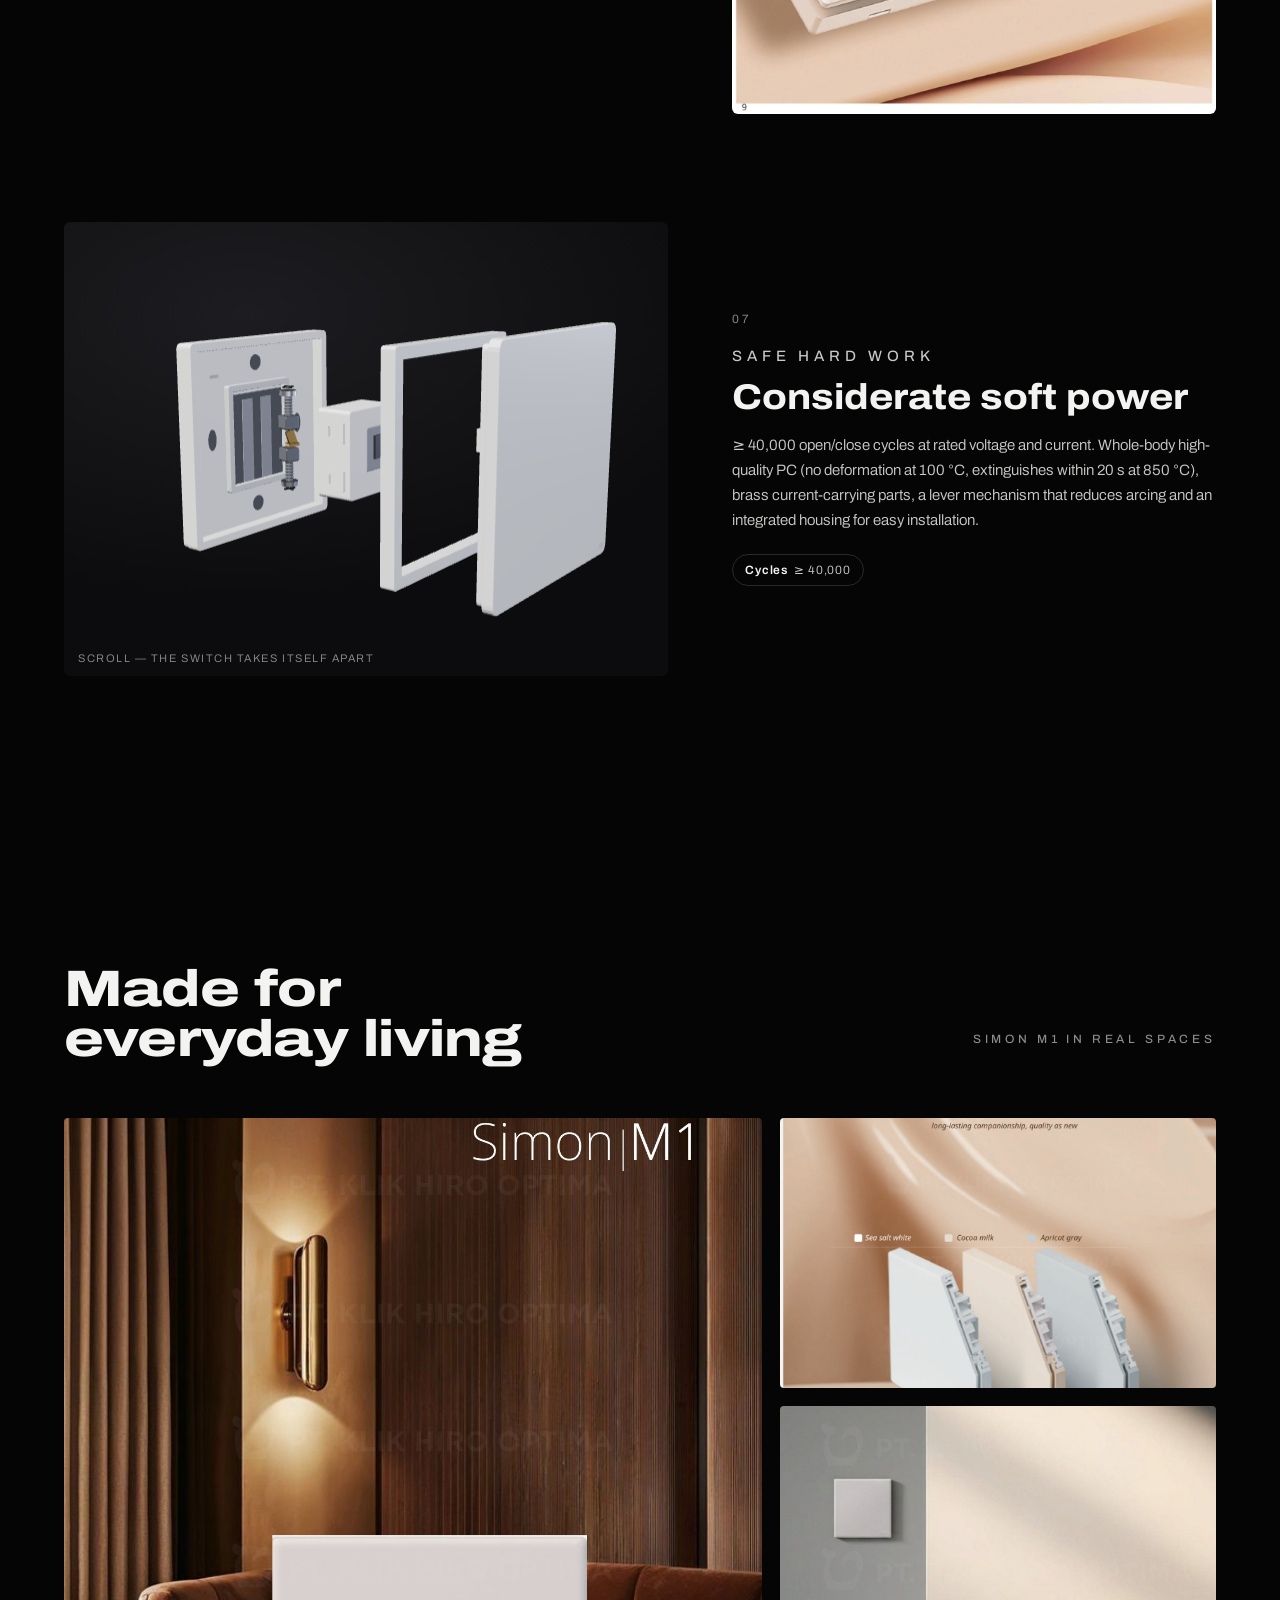
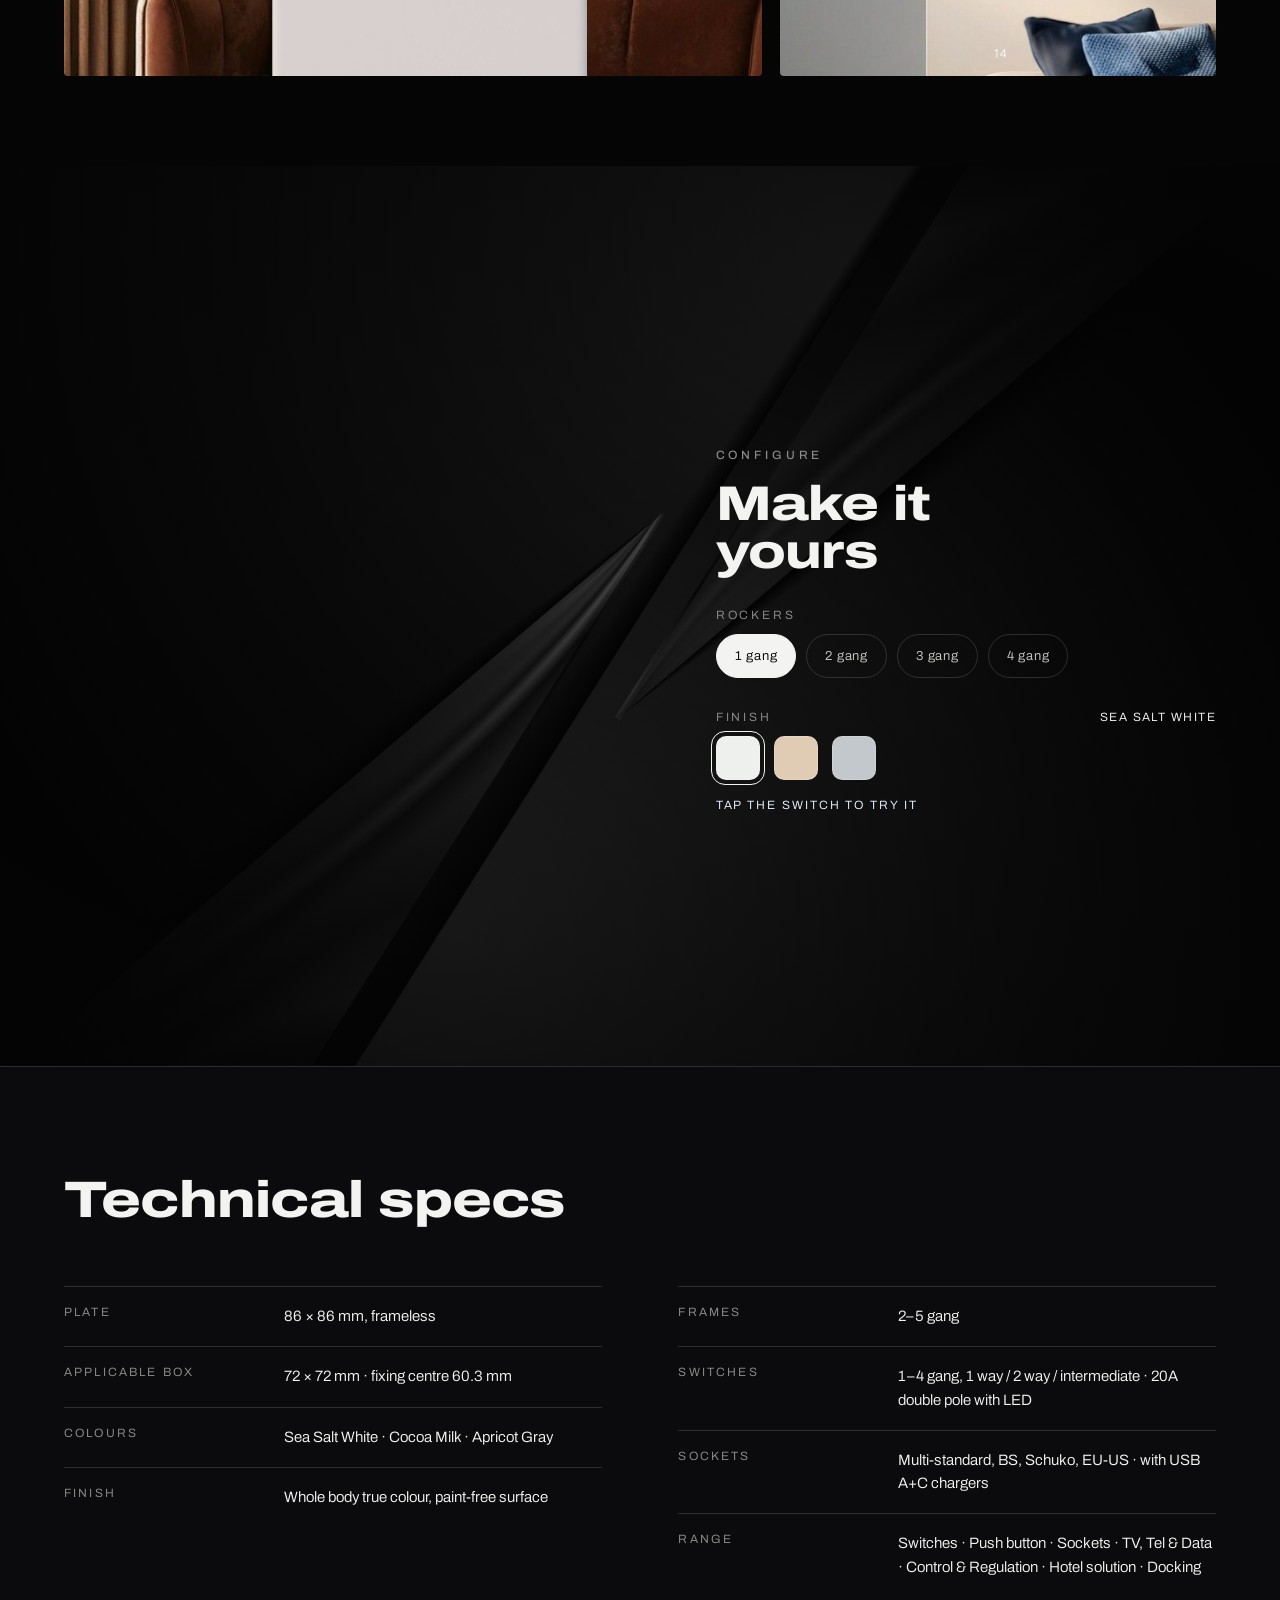
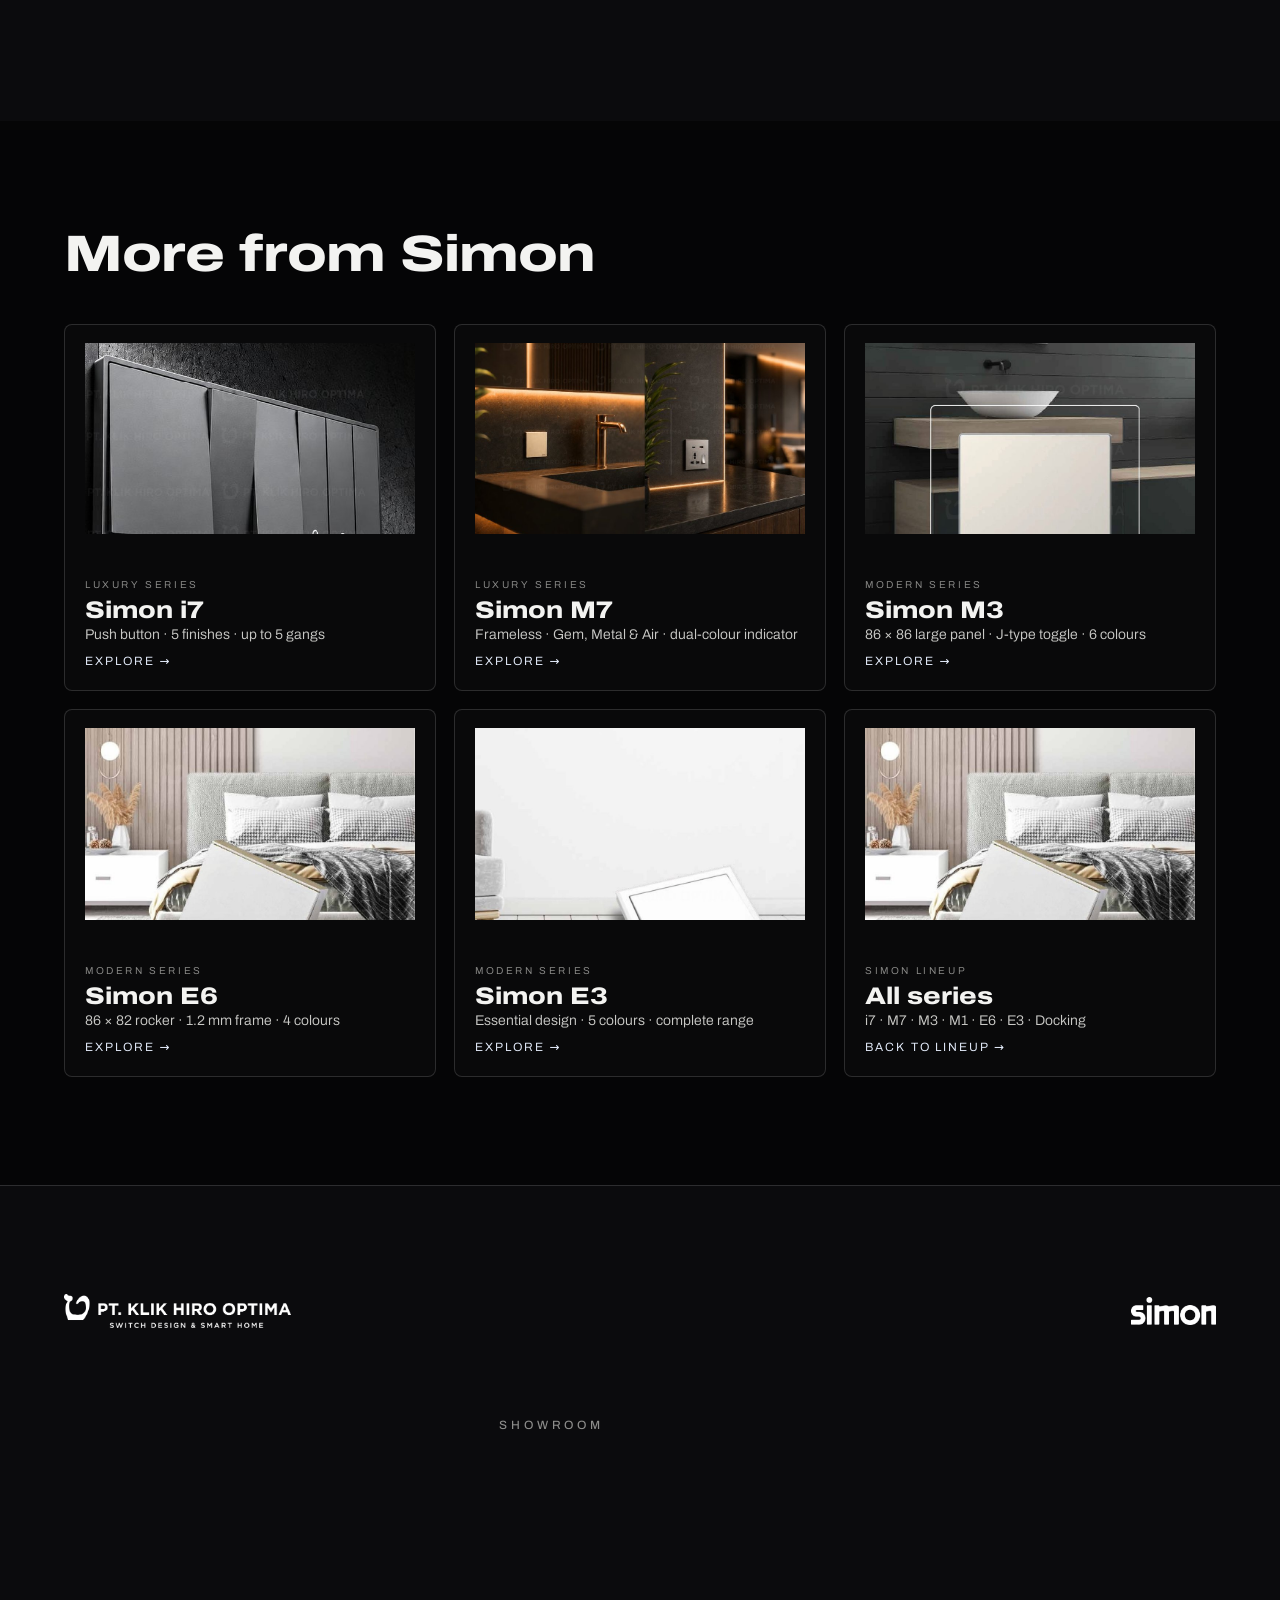
<file: simon-m1.html>
<!doctype html>
<html lang="en">
<head>
<meta charset="utf-8">
<meta name="viewport" content="width=device-width, initial-scale=1, viewport-fit=cover">
<title>Simon M1 — Designed for Living | PT. Klik Hiro Optima</title>
<meta name="description" content="Simon M1: designed for living, built for development. Whole-body true colour panels in Sea Salt White, Cocoa Milk and Apricot Gray.">
<meta name="theme-color" content="#050506">
<link rel="stylesheet" href="css/style.css">
<link rel="stylesheet" href="css/product.css">
</head>
<body class="product product-m1">
<div id="loader" aria-hidden="true"><div class="loader-inner"><img src="assets/img/logo-kho.png" alt="" class="loader-kho"><div class="loader-bar"><span style="transform:scaleX(1)"></span></div><div class="loader-meta"><span>Simon M1</span><span>Loading</span></div></div></div>
<header class="nav">
  <a href="index.html" class="nav-logo" aria-label="PT. Klik Hiro Optima — home"><img src="assets/img/logo-kho.png" alt="PT. Klik Hiro Optima"></a>
  <a href="index.html#lineup" class="nav-back">← All series</a>
  <nav class="nav-links" aria-label="Sections">
    <a href="#overview">Overview</a><a href="#explore">Features</a><a href="#story">Highlights</a><a href="#configure">Configure</a><a href="#specs">Specs</a>
  </nav>
  <div class="nav-series" aria-label="Series"><a href="simon-i7.html">i7</a><a href="simon-m7.html">M7</a><a href="simon-m3.html">M3</a><a href="simon-m1.html" class="on" aria-current="page">M1</a><a href="simon-e6.html">E6</a><a href="simon-e3.html">E3</a><a href="simon-docking.html">Dock</a><a href="simon-homepad.html">Homepad</a></div>
  <button class="nav-toggle" aria-label="Open menu" aria-expanded="false" hidden><span></span><span></span></button>
</header>
<div class="progress" aria-hidden="true"><span></span></div>
<canvas id="gl" aria-hidden="true"></canvas>
<div id="overlay"><div id="pins"></div><svg id="dims" aria-hidden="true"><g></g></svg></div>

<main id="main">
  <section id="overview" class="p-hero" data-mode="hero">
    <div class="bg dim"><img src="assets/img/bg-ribbon.jpg" alt=""></div>
    <div class="p-hero-layout">
      <div class="p-hero-copy">
        <p class="eyebrow">Simon · Modern Series</p>
        <h1><span>Simon</span> M1</h1>
        <p class="p-tag">Designed for living · Built for development</p>
        <p class="body">A large, frameless panel for everyday spaces — boundless &amp; fearless, with whole-body true colour that stays like new.</p>
        <div class="p-chips"><span>Whole body true color</span><span>Paint-free</span><span>3 colours</span><span>2–5 gang frames</span></div>
        <div class="p-cta"><a class="btn btn-solid" href="#explore">Explore features</a><a class="btn btn-ghost" href="#configure">Configure</a></div>
      </div>
      <div class="slot" data-slot="hero"></div>
    </div>
  </section>

  <section id="explore" class="pin" data-mode="explore" style="--h:695">
    <div class="stick">
      <div class="bg dim"><img src="assets/img/bg-ribbon2.jpg" alt=""></div>
      <div id="finishBadge" aria-live="polite"></div>
      <div class="ex-layout">
        <div class="slot" data-slot="explore"></div>
        <div class="ex-panel">
        <article class="feat" aria-live="polite">
          <span class="num">01 / 07 · Designed for living</span>
          <h2>Designed for living.<br>Built for development.</h2>
          <p>Simon M1 brings a large, frameless panel to everyday spaces — boundless &amp; fearless, with a clean surface that suits any room.</p>
          <ul><li>Large panel</li><li>Frameless</li><li>Boundless &amp; fearless</li></ul>
        </article>
        <article class="feat" aria-live="polite">
          <span class="num">02 / 07 · Whole body true color</span>
          <h2>Whole body<br>true color</h2>
          <p>A paint-free process with zero painting on the panel surface. The colour is consistent throughout the whole body — more durable, a long-lasting companion that stays like new.</p>
          <ul><li>Paint-free process</li><li><b>Surface painting</b>0</li><li>Consistent colour throughout</li></ul>
        </article>
        <article class="feat" aria-live="polite">
          <span class="num">03 / 07 · Three colours</span>
          <h2>Soft colours<br>for living</h2>
          <p>Three calm, natural tones that sit quietly in modern interiors.</p>
          <ul><li>Sea Salt White</li><li>Cocoa Milk</li><li>Apricot Gray</li></ul>
        </article>
        <article class="feat" aria-live="polite">
          <span class="num">04 / 07 · Safe hard work</span>
          <h2>Considerate<br>soft power</h2>
          <p>≥ 40,000 open/close cycles at rated voltage and current: a whole-body PC panel (100 °C / 850 °C tested), brass current-carrying components, a lever transmission mechanism that reduces arcing, and an integrated housing for easy installation.</p>
          <ul><li><b>Cycles</b>≥ 40,000</li><li>Brass parts</li><li>Lever transmission</li><li>Integrated housing</li></ul>
        </article>
        <article class="feat" aria-live="polite">
          <span class="num">05 / 07 · Complete range</span>
          <h2>One look,<br>every function</h2>
          <p>Switches, push buttons, sockets (with USB A+C chargers), TV, telephone and data outlets, control and regulation, hotel solutions and docking — all in the same M1 design.</p>
          <ul><li>Switches</li><li>Push button</li><li>Sockets</li><li>TV · Tel · Data</li><li>Hotel solution</li><li>Docking</li></ul><p class="try">Click the switch to try it</p>
        </article>
        <article class="feat" aria-live="polite">
          <span class="num">06 / 07 · Multigang frames</span>
          <h2>2 to 5 gang<br>frames</h2>
          <p>Multigang frames from 2 to 5 gang keep switches and sockets together in one clean line.</p>
          <ul><li><b>Frames</b>2 · 3 · 4 · 5 gang</li></ul>
        </article>
        <article class="feat" aria-live="polite">
          <span class="num">07 / 07 · Dimensions</span>
          <h2>Fits a<br>standard box</h2>
          <p>86 × 86 mm plate on a 72 × 72 mm box with a 60.3 mm fixing centre.</p>
          <ul><li><b>Plate</b>86 × 86 mm</li><li><b>Box</b>72 × 72 mm</li><li><b>Fixing centre</b>60.3 mm</li></ul>
        </article>
        </div>
        <div class="feat-nav" role="group" aria-label="Features"><button type="button" aria-label="Feature 1: Designed for living">1</button><button type="button" aria-label="Feature 2: Whole body true color">2</button><button type="button" aria-label="Feature 3: Three colours">3</button><button type="button" aria-label="Feature 4: Safe hard work">4</button><button type="button" aria-label="Feature 5: Complete range">5</button><button type="button" aria-label="Feature 6: Multigang frames">6</button><button type="button" aria-label="Feature 7: Dimensions">7</button></div>
      </div>
      <p class="ex-hint">Scroll, or tap the numbers on the switch</p>
    </div>
  </section>

  <section id="story" class="p-story" data-mode="hidden">
    <header class="p-story-head reveal"><p class="eyebrow">Highlights · from the Simon catalogue</p><h2 class="display">Paint-free<br>colour switch</h2></header>
      <article class="st-row reveal">
        <figure class="st-img"><img src="assets/img/apac/m1-float.jpg" alt="Beauty is justice — Simon M1" loading="lazy" data-zoom></figure>
        <div class="st-copy"><span class="st-num">01</span><p class="eyebrow">Frameless panel</p><h3>Beauty is justice</h3><p>A borderless, slim appearance — stunning, and impossible to contain. CMF aesthetics taken to the next level with colour, material and surface treatment.</p><ul><li>Frameless</li><li>Slim</li></ul></div>
      </article>
      <article class="st-row reveal rev">
        <figure class="st-img"><img src="assets/img/apac/m1-close.jpg" alt="The more you choose, the more outstanding — Simon M1" loading="lazy" data-zoom></figure>
        <div class="st-copy"><span class="st-num">02</span><p class="eyebrow">Colour, same price</p><h3>The more you choose, the more outstanding</h3><p>Hue and brightness repeatedly adjusted into three unique colour themes — breaking the convention that colour always costs more than white: three colours at the same price.</p><ul><li><b>Colours</b>3</li><li>Same price as white</li></ul></div>
      </article>
      <article class="st-row reveal">
        <figure class="st-img"><img src="assets/img/apac/m1-rooms.jpg" alt="Sea Salt White · Cocoa Milk · Apricot Gray — Simon M1" loading="lazy" data-zoom></figure>
        <div class="st-copy"><span class="st-num">03</span><p class="eyebrow">Three colour themes</p><h3>Sea Salt White · Cocoa Milk · Apricot Gray</h3><p>Sea Salt White — fresh and tranquil like morning light by the shore. Cocoa Milk — melted cocoa meeting silky cream, with retro warmth. Apricot Gray — warm apricot sunlight blended with a light grey veil.</p><ul><li>Sea Salt White</li><li>Cocoa Milk</li><li>Apricot Gray</li></ul></div>
      </article>
      <article class="st-row reveal rev">
        <figure class="st-img"><img src="assets/img/apac/m1-truecolor.jpg" alt="More durable — Simon M1" loading="lazy" data-zoom></figure>
        <div class="st-copy"><span class="st-num">04</span><p class="eyebrow">Whole body true colour</p><h3>More durable</h3><p>A paint-free process with zero surface painting: the colour is consistent through the whole panel, so it stays like new for years.</p><ul><li><b>Surface painting</b>0</li></ul></div>
      </article>
      <article class="st-row reveal">
        <figure class="st-img"><img src="assets/img/apac/m1-paintfree.jpg" alt="A new trend of environmental protection — Simon M1" loading="lazy" data-zoom></figure>
        <div class="st-copy"><span class="st-num">05</span><p class="eyebrow">Healthy paint-free</p><h3>A new trend of environmental protection</h3><p>Eliminating the painting process controls volatile organic compounds (VOCs). Higher material purity, free from paint impurities — and the panel can be recycled.</p><ul><li>Low VOC</li><li>Recyclable</li></ul></div>
      </article>
      <article class="st-row reveal rev">
        <figure class="st-img"><img src="assets/img/apac/m1-surface.jpg" alt="Touchable at a glance — Simon M1" loading="lazy" data-zoom></figure>
        <div class="st-copy"><span class="st-num">06</span><p class="eyebrow">Ultra-fine surface</p><h3>Touchable at a glance</h3><p>A high-grade fine leather texture: delicate matte on the front, bright gloss on the sides — warm and comfortable at every touch.</p></div>
      </article>
      <article class="st-row reveal">
        <figure class="st-img st-3d" data-ex='{"kit": "m1", "labels": {"rocker": "Whole body high-quality PC", "contacts": "Brass current-carrying components", "lever": "Lever transmission mechanism", "mech": "Integrated housing design"}}' aria-label="Considerate soft power — animated exploded view of Simon M1"><canvas></canvas><div class="st-labs"></div><p class="st-hint">Scroll — the switch takes itself apart</p></figure>
        <div class="st-copy"><span class="st-num">07</span><p class="eyebrow">Safe hard work</p><h3>Considerate soft power</h3><p>≥ 40,000 open/close cycles at rated voltage and current. Whole-body high-quality PC (no deformation at 100 °C, extinguishes within 20 s at 850 °C), brass current-carrying parts, a lever mechanism that reduces arcing and an integrated housing for easy installation.</p><ul><li><b>Cycles</b>≥ 40,000</li></ul></div>
      </article>
  </section>

  <section id="gallery" class="p-gallery" data-mode="hidden">
    <div class="p-gal-head reveal"><h2 class="display">Made for<br>everyday living</h2><p class="eyebrow">Simon M1 in real spaces</p></div>
    <div class="p-gal-grid">
        <figure class="g-a reveal"><img src="assets/img/m1-room.jpg" alt="Simon M1 in a warm living room" loading="lazy"></figure>
        <figure class="g-b reveal"><img src="assets/img/m1-colors.jpg" alt="Simon M1 whole body true colour panels" loading="lazy"></figure>
        <figure class="g-c reveal"><img src="assets/img/m1-wall.jpg" alt="Simon M1 switch on a grey wall" loading="lazy"></figure>
    </div>
  </section>

  <section id="configure" class="p-config" data-mode="config">
    <div class="bg dim"><img src="assets/img/bg-ribbon.jpg" alt=""></div>
    <div class="slot" data-slot="config"></div>
    <div class="cfg">
      <p class="eyebrow">Configure</p>
      <h2 class="display">Make it<br>yours</h2>
      
      <div class="cfg-block"><p class="cfg-label">Rockers</p>
        <div class="chips" role="group" aria-label="Rockers"><button class="chip-btn" data-gang="1">1 gang</button><button class="chip-btn" data-gang="2">2 gang</button><button class="chip-btn" data-gang="3">3 gang</button><button class="chip-btn" data-gang="4">4 gang</button></div>
      </div>
      <div class="cfg-block"><p class="cfg-label">Finish <span id="finishName"></span></p><div class="swatches" id="swatches" role="group" aria-label="Finish"></div></div>
      <p class="cfg-try">Tap the switch to try it</p>
    </div>
  </section>

  <section id="specs" class="p-specs" data-mode="hidden">
    <h2 class="display">Technical specs</h2>
    <div class="spec-grid"><dl class="spec-col"><div class="spec-row"><dt>Plate</dt><dd>86 × 86 mm, frameless</dd></div><div class="spec-row"><dt>Applicable box</dt><dd>72 × 72 mm · fixing centre 60.3 mm</dd></div><div class="spec-row"><dt>Colours</dt><dd>Sea Salt White · Cocoa Milk · Apricot Gray</dd></div><div class="spec-row"><dt>Finish</dt><dd>Whole body true colour, paint-free surface</dd></div></dl><dl class="spec-col"><div class="spec-row"><dt>Frames</dt><dd>2–5 gang</dd></div><div class="spec-row"><dt>Switches</dt><dd>1–4 gang, 1 way / 2 way / intermediate · 20A double pole with LED</dd></div><div class="spec-row"><dt>Sockets</dt><dd>Multi-standard, BS, Schuko, EU-US · with USB A+C chargers</dd></div><div class="spec-row"><dt>Range</dt><dd>Switches · Push button · Sockets · TV, Tel &amp; Data · Control &amp; Regulation · Hotel solution · Docking</dd></div></dl></div>
  </section>

  <section id="more" class="p-more" data-mode="hidden">
    <h2 class="display">More from Simon</h2>
    <div class="more-grid"><a class="more-card" href="simon-i7.html"><div class="ph"><img src="assets/img/series-i7.jpg" alt="Simon i7" loading="lazy"></div><div><small>Luxury Series</small><h3>Simon i7</h3><p>Push button · 5 finishes · up to 5 gangs</p><span class="go">Explore →</span></div></a><a class="more-card" href="simon-m7.html"><div class="ph"><img src="assets/img/series-m7.jpg" alt="Simon M7" loading="lazy"></div><div><small>Luxury Series</small><h3>Simon M7</h3><p>Frameless · Gem, Metal &amp; Air · dual-colour indicator</p><span class="go">Explore →</span></div></a><a class="more-card" href="simon-m3.html"><div class="ph"><img src="assets/img/series-m3.jpg" alt="Simon M3" loading="lazy"></div><div><small>Modern Series</small><h3>Simon M3</h3><p>86 × 86 large panel · J-type toggle · 6 colours</p><span class="go">Explore →</span></div></a><a class="more-card" href="simon-e6.html"><div class="ph"><img src="assets/img/series-e6.jpg" alt="Simon E6" loading="lazy"></div><div><small>Modern Series</small><h3>Simon E6</h3><p>86 × 82 rocker · 1.2 mm frame · 4 colours</p><span class="go">Explore →</span></div></a><a class="more-card" href="simon-e3.html"><div class="ph"><img src="assets/img/series-e3.jpg" alt="Simon E3" loading="lazy"></div><div><small>Modern Series</small><h3>Simon E3</h3><p>Essential design · 5 colours · complete range</p><span class="go">Explore →</span></div></a><a class="more-card" href="index.html#lineup"><div class="ph"><img src="assets/img/series-e6.jpg" alt="Simon lineup" loading="lazy"></div><div><small>Simon lineup</small><h3>All series</h3><p>i7 · M7 · M3 · M1 · E6 · E3 · Docking</p><span class="go">Back to lineup →</span></div></a></div>
  </section>

  <footer id="showroom" class="showroom" data-sec="showroom">
    <div class="sr-top">
      <img src="assets/img/logo-kho.png" alt="PT. Klik Hiro Optima — Switch Design &amp; Smart Home" class="sr-kho">
      <img src="assets/img/logo-simon.png" alt="Simon" class="sr-simon">
    </div>
    <div class="sr-grid">
      <div class="sr-office reveal">
        <h3>Office</h3>
        <p>Jl. Kwini 8 No. 10, Jakarta Pusat 10410</p>
        <p><a href="tel:+62213811168">(021) 3811 168</a></p>
        <p><a href="mailto:klikhirooptima@gmail.com">klikhirooptima@gmail.com</a></p>
      </div>
      <div class="sr-list">
        <p class="eyebrow">Showroom</p>
        <div class="sr-cards">
          <div class="reveal"><h4>PIK 1</h4><p><b>Rukan Metro Broadway</b><br>9BE, PIK, Jakarta Utara 14460</p></div>
          <div class="reveal"><h4>PIK 2</h4><p><b>Indonesia Design District,</b><br>Blok Market Place, Unit S7a<br>Jl. Rasuna Said PIK 2</p></div>
          <div class="reveal"><h4>Alam Sutera</h4><p><b>Open Door</b> (Design and Lifestyle Centre)<br>The Flavor Bliss Lot 28-29 Unit 59<br>Jl. Alam Sutera Boulevard Kav 6, Serpong, Banten</p></div>
          <div class="reveal"><h4>Green Lake</h4><p><b>Korean Town</b> Blok RCBB No. 33,<br>Green Lake City, Tangerang</p></div>
        </div>
      </div>
    </div>
    <div class="sr-bottom">
      <a href="https://switchdesignandsmarthome.com" target="_blank" rel="noopener">switchdesignandsmarthome.com</a>
      <a href="https://www.instagram.com/klikhirooptima" target="_blank" rel="noopener">@klikhirooptima</a>
      <span>© 2026 PT. Klik Hiro Optima. All rights reserved.</span>
    </div>
  </footer>
</main>

<script type="application/json" id="series-data">{"series": "m1", "defaults": {"gang": 1, "finish": 0}, "hero": {"rx": -6, "ry": -24}, "config": {"rx": -4, "ry": 16}, "model": {"kind": "m1", "indicator": false, "area": 8.6, "baseSize": 8.3, "baseDepth": 0.45, "rockerDepth": 0.34, "rockerRadius": 0.34, "gap": 0.04, "logoOnKey": true}, "features": [{"title": "Designed for living", "anchor": "center", "action": null, "state": {"rx": -6, "ry": -24}}, {"title": "Whole body true color", "anchor": "edge", "action": null, "state": {"rx": -6, "ry": -66, "zoom": 1.3, "focus": 0.45}}, {"title": "Three colours", "anchor": "corner", "action": "colors", "state": {"rx": -6, "ry": 18}}, {"title": "Safe hard work", "anchor": "contacts", "action": null, "state": {"rx": -8, "ry": 46, "explode": 1, "zoom": 0.82}}, {"title": "Complete range", "anchor": "lower", "action": "rocker", "state": {"rx": -8, "ry": 22}}, {"title": "Multigang frames", "anchor": "edge", "action": null, "state": {"rx": -6, "ry": -16}}, {"title": "Dimensions", "anchor": "bottom", "action": "dims", "state": {"rx": 0, "ry": 0, "zoom": 0.78, "colHex": "#1d1d1f"}}], "finishes": [{"name": "Sea Salt White", "hex": "#eef0ee", "code": ""}, {"name": "Cocoa Milk", "hex": "#e0cbb5", "code": ""}, {"name": "Apricot Gray", "hex": "#c2c8cb", "code": ""}]}</script>
<script src="js/vendor/three.min.js"></script>
<script src="js/vendor/gsap.min.js"></script>
<script src="js/vendor/lenis.min.js"></script>
<script src="js/switch3d.js"></script>
<script src="js/series3d.js"></script>
<script src="js/kits3d.js"></script>
<script src="js/product.js"></script>
<script src="js/lightbox.js"></script>
<script src="js/story3d.js"></script>
</body>
</html>
</file>
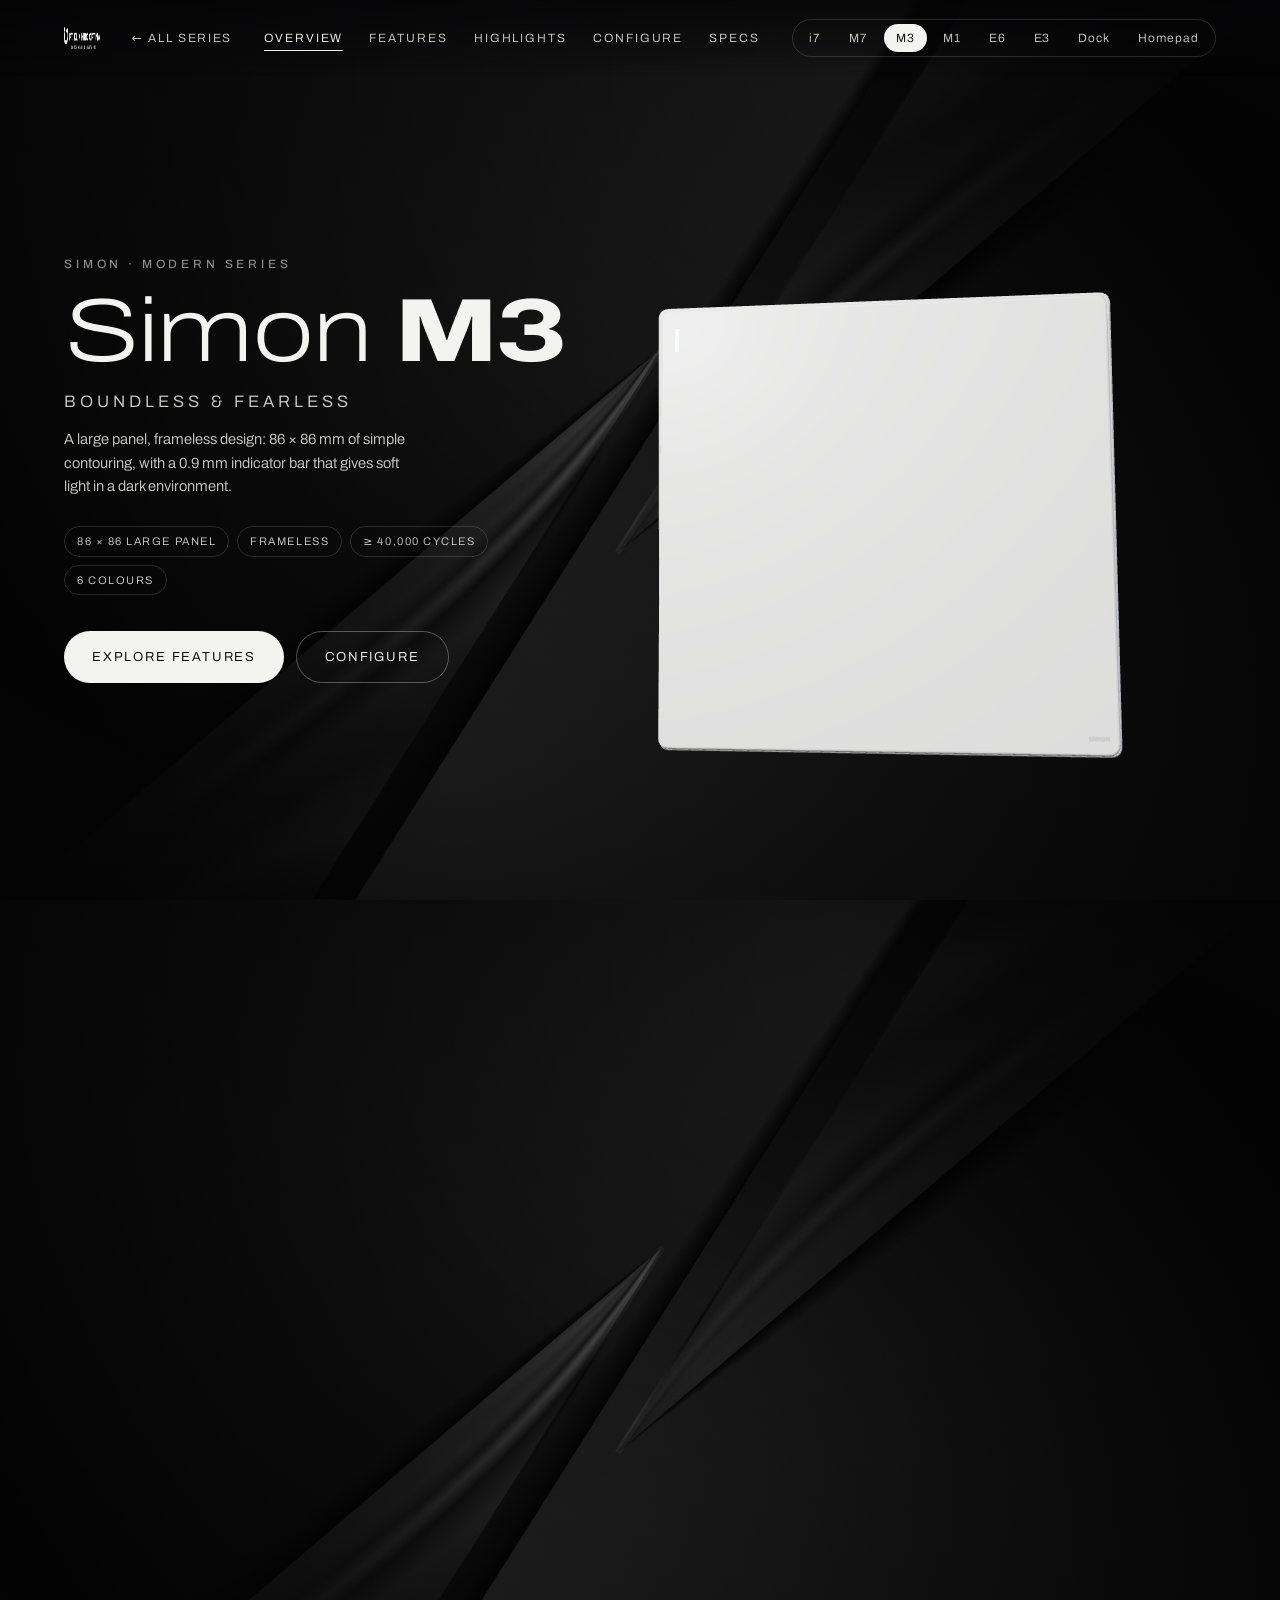
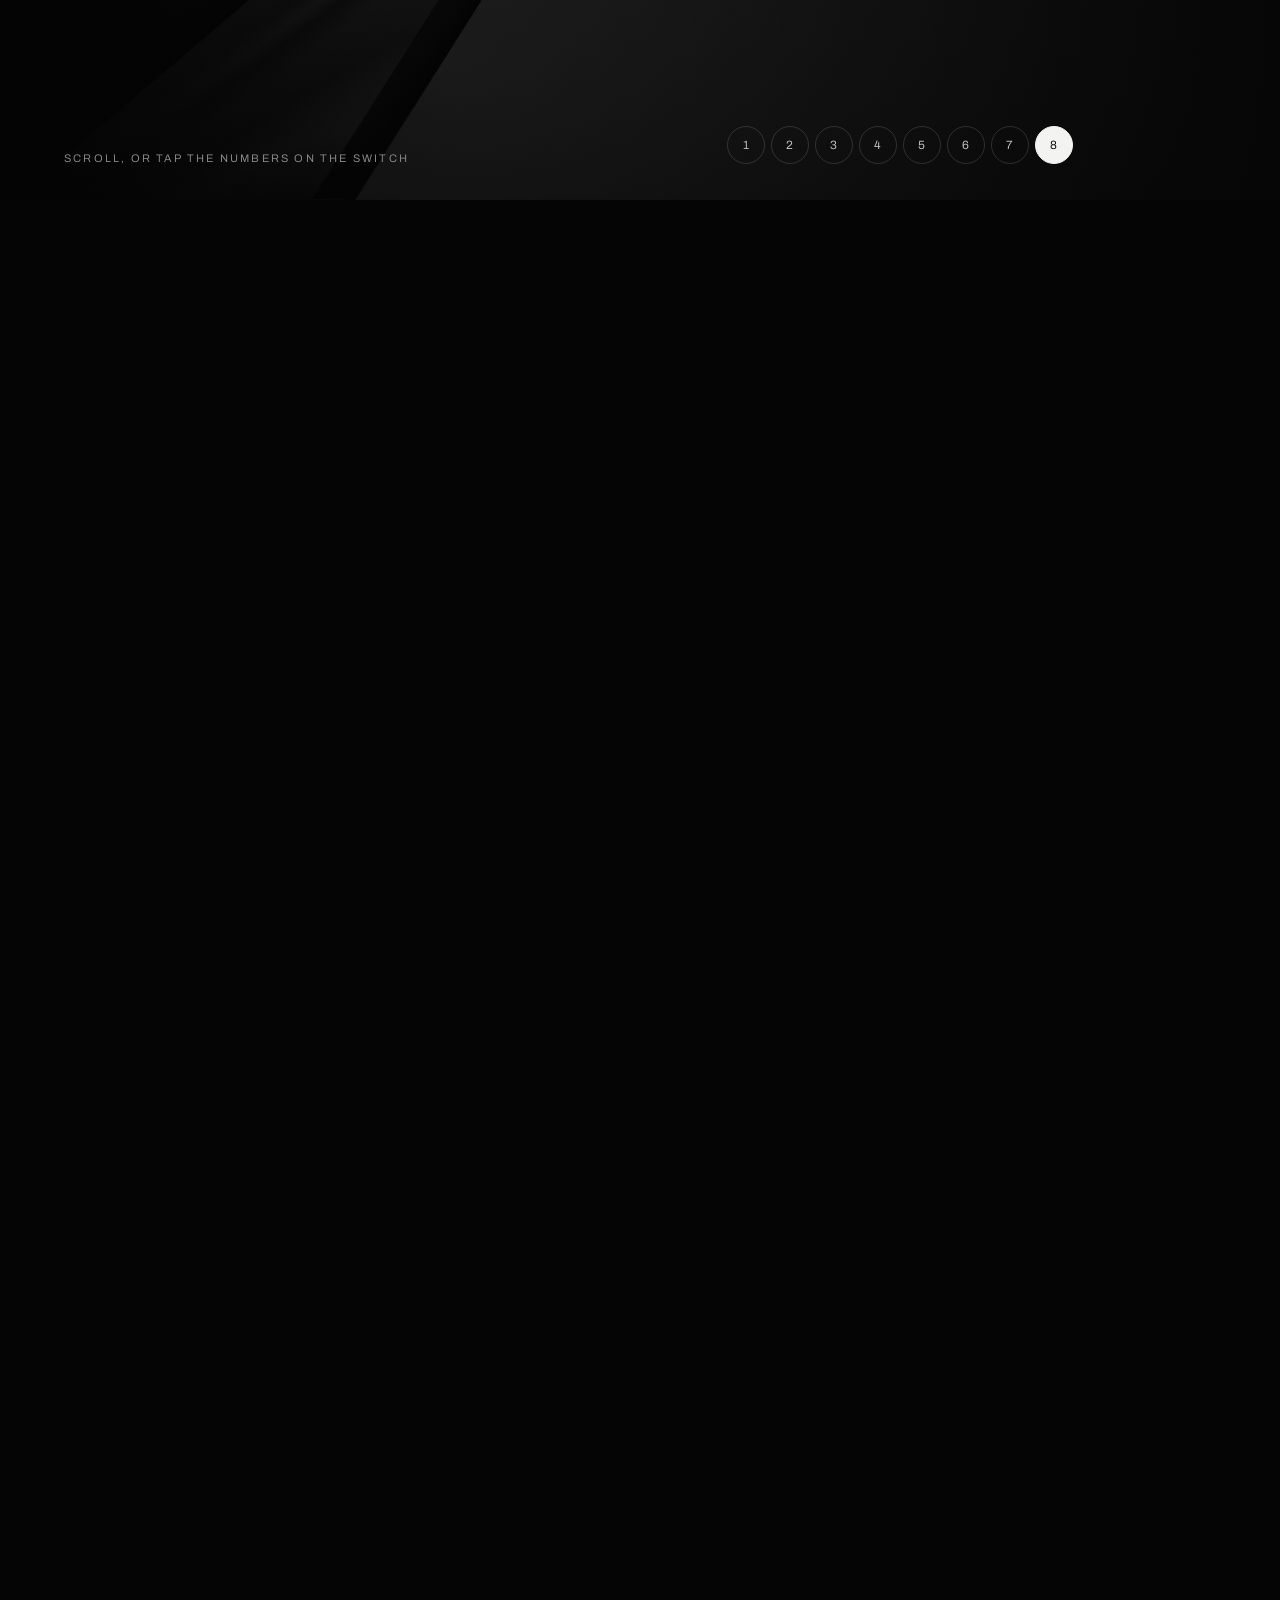
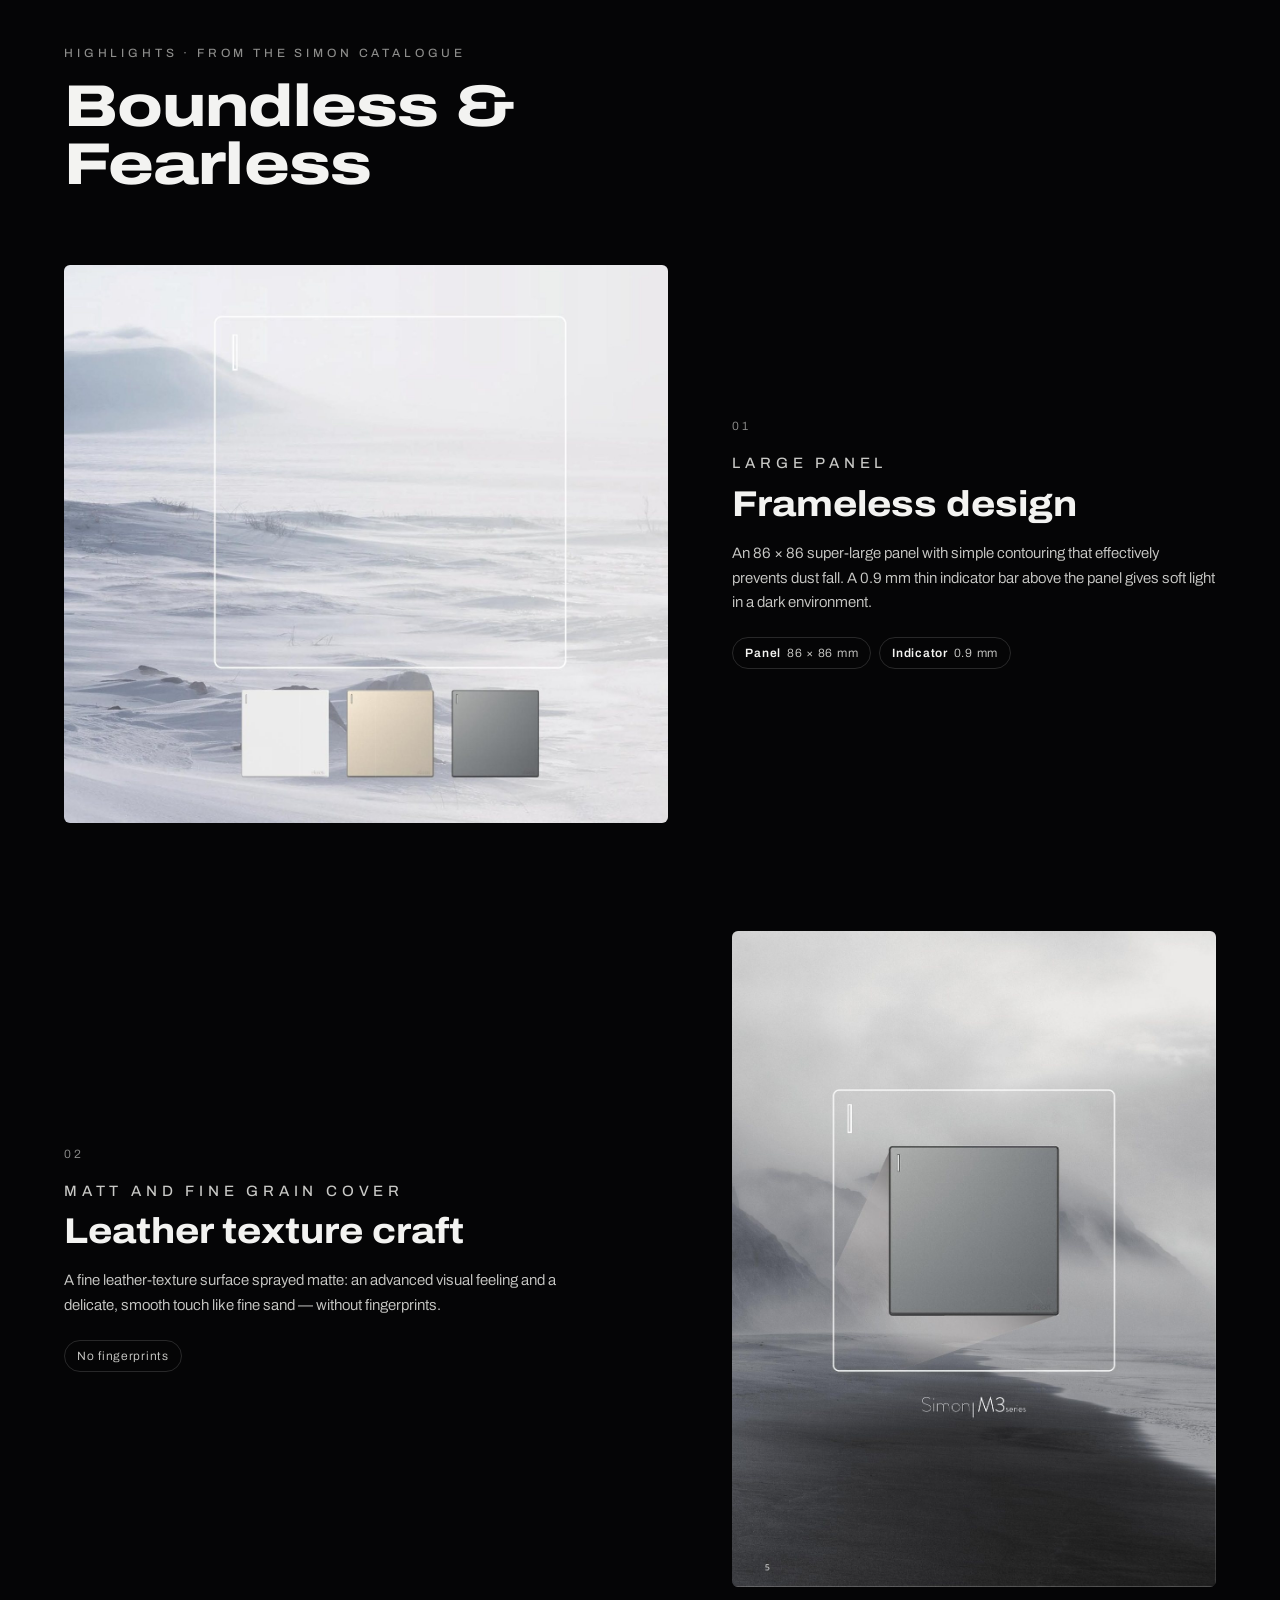
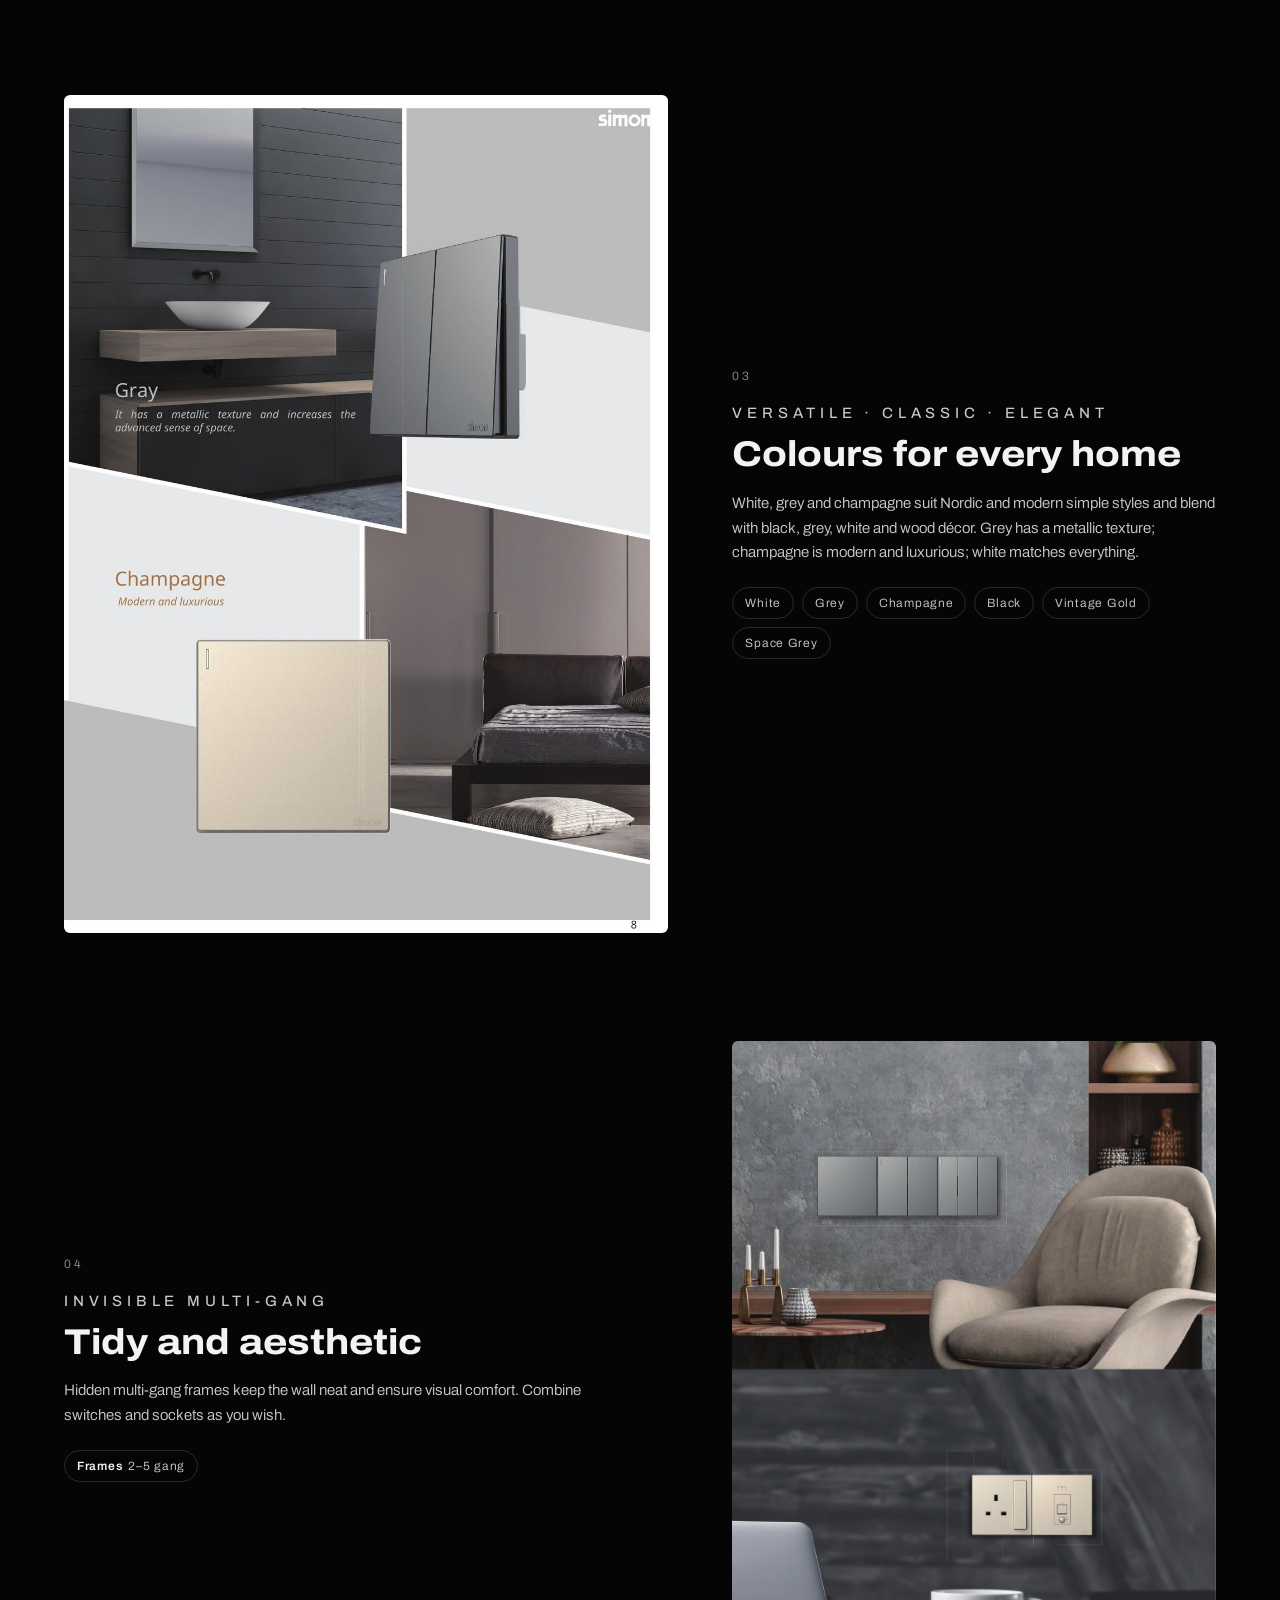
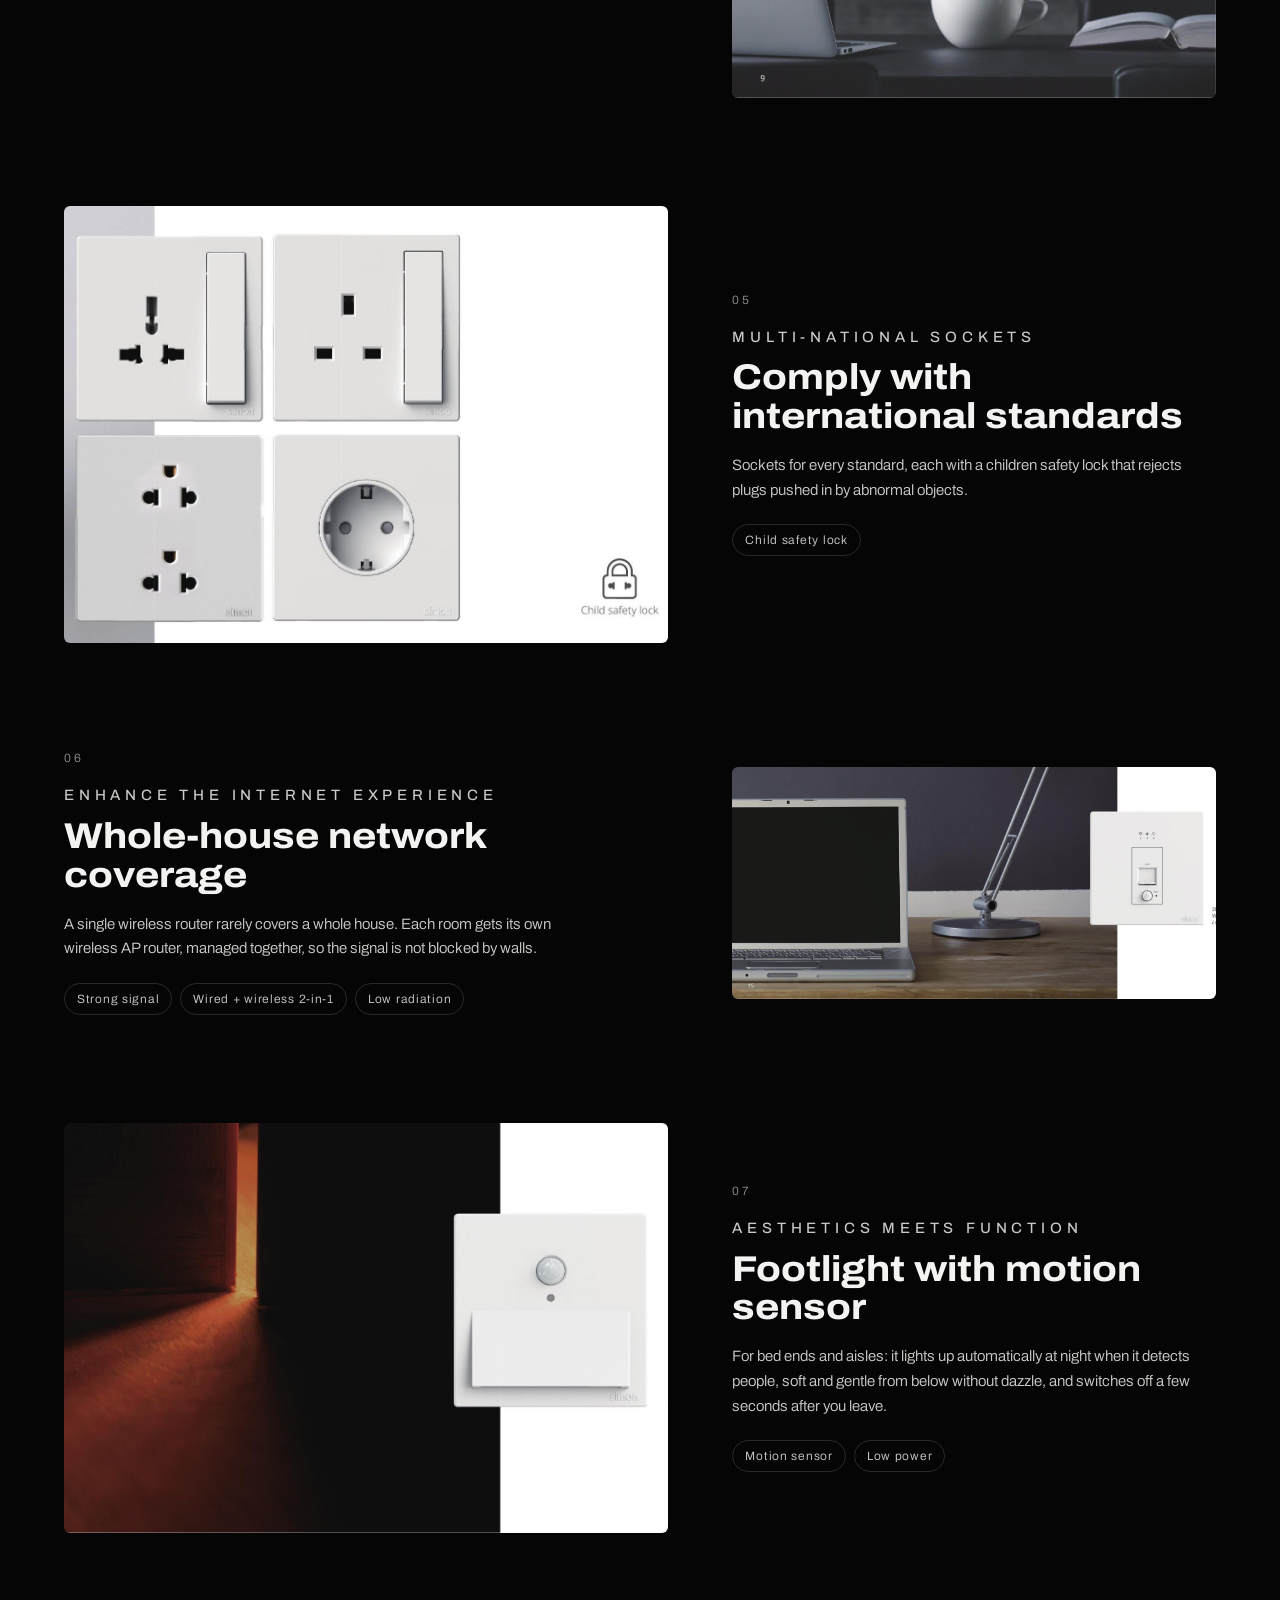
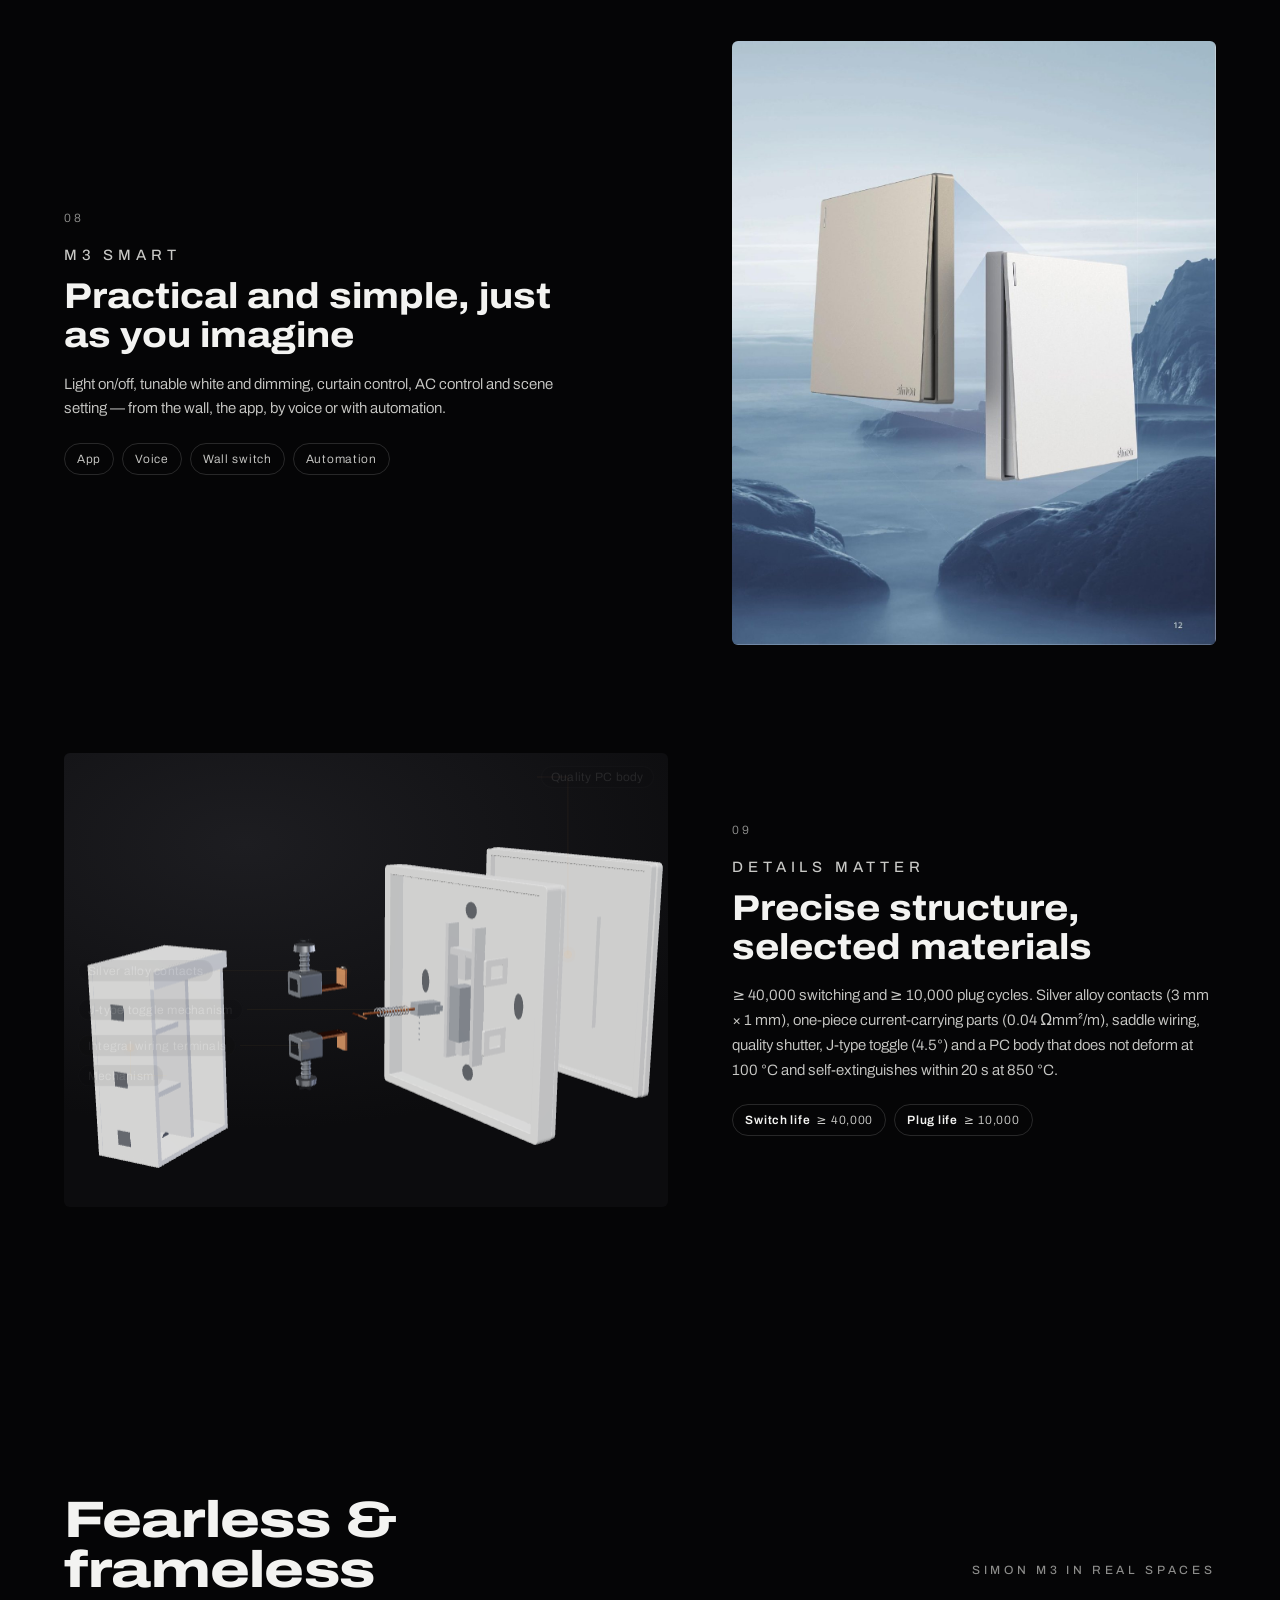
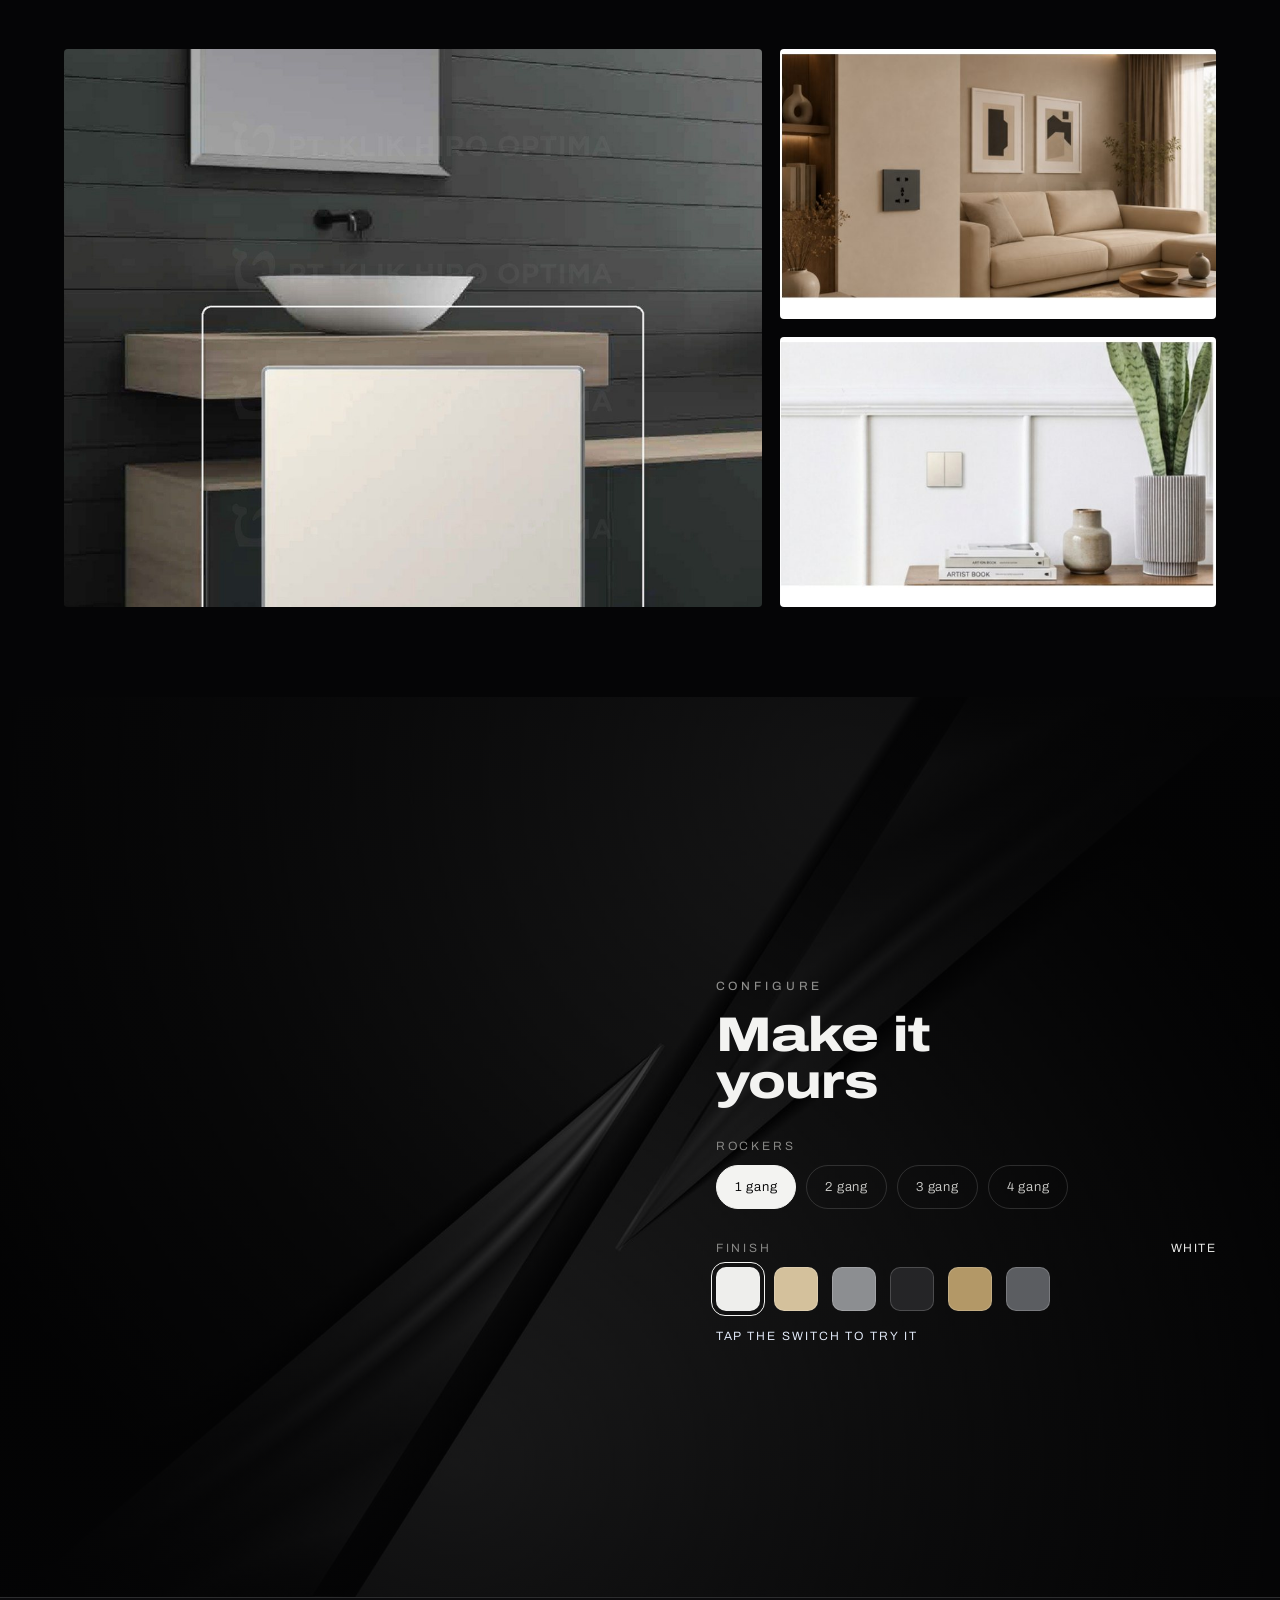
<file: simon-m3.html>
<!doctype html>
<html lang="en">
<head>
<meta charset="utf-8">
<meta name="viewport" content="width=device-width, initial-scale=1, viewport-fit=cover">
<title>Simon M3 — Large Panel Frameless Switches | PT. Klik Hiro Optima</title>
<meta name="description" content="Simon M3: boundless &amp; fearless. 86×86 large panel frameless design, 0.9 mm indicator bar, J-type toggle mechanism, silver alloy contacts.">
<meta name="theme-color" content="#050506">
<link rel="stylesheet" href="css/style.css">
<link rel="stylesheet" href="css/product.css">
</head>
<body class="product product-m3">
<div id="loader" aria-hidden="true"><div class="loader-inner"><img src="assets/img/logo-kho.png" alt="" class="loader-kho"><div class="loader-bar"><span style="transform:scaleX(1)"></span></div><div class="loader-meta"><span>Simon M3</span><span>Loading</span></div></div></div>
<header class="nav">
  <a href="index.html" class="nav-logo" aria-label="PT. Klik Hiro Optima — home"><img src="assets/img/logo-kho.png" alt="PT. Klik Hiro Optima"></a>
  <a href="index.html#lineup" class="nav-back">← All series</a>
  <nav class="nav-links" aria-label="Sections">
    <a href="#overview">Overview</a><a href="#explore">Features</a><a href="#story">Highlights</a><a href="#configure">Configure</a><a href="#specs">Specs</a>
  </nav>
  <div class="nav-series" aria-label="Series"><a href="simon-i7.html">i7</a><a href="simon-m7.html">M7</a><a href="simon-m3.html" class="on" aria-current="page">M3</a><a href="simon-m1.html">M1</a><a href="simon-e6.html">E6</a><a href="simon-e3.html">E3</a><a href="simon-docking.html">Dock</a><a href="simon-homepad.html">Homepad</a></div>
  <button class="nav-toggle" aria-label="Open menu" aria-expanded="false" hidden><span></span><span></span></button>
</header>
<div class="progress" aria-hidden="true"><span></span></div>
<canvas id="gl" aria-hidden="true"></canvas>
<div id="overlay"><div id="pins"></div><svg id="dims" aria-hidden="true"><g></g></svg></div>

<main id="main">
  <section id="overview" class="p-hero" data-mode="hero">
    <div class="bg dim"><img src="assets/img/bg-ribbon2.jpg" alt=""></div>
    <div class="p-hero-layout">
      <div class="p-hero-copy">
        <p class="eyebrow">Simon · Modern Series</p>
        <h1><span>Simon</span> M3</h1>
        <p class="p-tag">Boundless &amp; Fearless</p>
        <p class="body">A large panel, frameless design: 86 × 86 mm of simple contouring, with a 0.9 mm indicator bar that gives soft light in a dark environment.</p>
        <div class="p-chips"><span>86 × 86 large panel</span><span>Frameless</span><span>≥ 40,000 cycles</span><span>6 colours</span></div>
        <div class="p-cta"><a class="btn btn-solid" href="#explore">Explore features</a><a class="btn btn-ghost" href="#configure">Configure</a></div>
      </div>
      <div class="slot" data-slot="hero"></div>
    </div>
  </section>

  <section id="explore" class="pin" data-mode="explore" style="--h:780">
    <div class="stick">
      <div class="bg dim"><img src="assets/img/bg-ribbon2.jpg" alt=""></div>
      <div id="finishBadge" aria-live="polite"></div>
      <div class="ex-layout">
        <div class="slot" data-slot="explore"></div>
        <div class="ex-panel">
        <article class="feat" aria-live="polite">
          <span class="num">01 / 08 · Large panel</span>
          <h2>Large panel,<br>frameless design</h2>
          <p>An 86 × 86 mm super-large panel with simple contouring that effectively prevents dust fall.</p>
          <ul><li><b>Panel</b>86 × 86 mm</li><li>Simple contouring</li><li>Prevents dust fall</li></ul>
        </article>
        <article class="feat" aria-live="polite">
          <span class="num">02 / 08 · 0.9 mm indicator bar</span>
          <h2>Soft light<br>in the dark</h2>
          <p>A 0.9 mm thin indicator bar above the panel gives a soft light in a dark environment.</p>
          <ul><li><b>Indicator bar</b>0.9 mm</li></ul><p class="try">Click the switch to turn it on/off</p>
        </article>
        <article class="feat" aria-live="polite">
          <span class="num">03 / 08 · J-type toggle</span>
          <h2>Only 4.5°<br>of movement</h2>
          <p>Thanks to the J-type toggle mechanism, the angular movement is very precise — only 4.5° — making the pushing faster and safer.</p>
          <ul><li><b>Travel</b>4.5°</li><li>J-shape connection</li></ul>
        </article>
        <article class="feat" aria-live="polite">
          <span class="num">04 / 08 · Silver alloy contacts</span>
          <h2>Silver alloy<br>contacts</h2>
          <p>Contact diameter 3 mm, thickness 1 mm. A larger contact area effectively avoids electric arcs and guarantees safe switching on and off.</p>
          <ul><li><b>Diameter</b>3 mm</li><li><b>Thickness</b>1 mm</li></ul>
        </article>
        <article class="feat" aria-live="polite">
          <span class="num">05 / 08 · Integral wiring terminals</span>
          <h2>Integral wiring<br>terminals</h2>
          <p>Optimized materials and a simplified structure for the wiring terminals.</p>
          <ul><li>Optimized materials</li><li>Simplified structure</li></ul>
        </article>
        <article class="feat" aria-live="polite">
          <span class="num">06 / 08 · Built to last</span>
          <h2>Details<br>matter</h2>
          <p>Precise structure and selected materials guarantee more than 40,000 switching cycles and more than 10,000 plug cycles. Sockets comply with international standards and feature a child safety lock.</p>
          <ul><li><b>Switch life</b>≥ 40,000</li><li><b>Plug life</b>≥ 10,000</li><li>Child safety lock</li><li>PC structure</li><li>Environmentally friendly</li></ul>
        </article>
        <article class="feat" aria-live="polite">
          <span class="num">07 / 08 · Colours &amp; frames</span>
          <h2>Six colours,<br>2–5 gang frames</h2>
          <p>White, Grey, Champagne, Black, Vintage Gold and Space Grey, with multigang frames from 2 to 5 gang.</p>
          <ul><li>White</li><li>Champagne</li><li>Grey</li><li>Black</li><li>Vintage Gold</li><li>Space Grey</li></ul>
        </article>
        <article class="feat" aria-live="polite">
          <span class="num">08 / 08 · Dimensions</span>
          <h2>Fits a<br>standard box</h2>
          <p>86 × 86 mm plate on a 72 × 72 mm box with a 60.3 mm fixing centre.</p>
          <ul><li><b>Plate</b>86 × 86 mm</li><li><b>Box</b>72 × 72 mm</li><li><b>Fixing centre</b>60.3 mm</li></ul>
        </article>
        </div>
        <div class="feat-nav" role="group" aria-label="Features"><button type="button" aria-label="Feature 1: Large panel">1</button><button type="button" aria-label="Feature 2: 0.9 mm indicator bar">2</button><button type="button" aria-label="Feature 3: J-type toggle">3</button><button type="button" aria-label="Feature 4: Silver alloy contacts">4</button><button type="button" aria-label="Feature 5: Integral wiring terminals">5</button><button type="button" aria-label="Feature 6: Built to last">6</button><button type="button" aria-label="Feature 7: Colours &amp; frames">7</button><button type="button" aria-label="Feature 8: Dimensions">8</button></div>
      </div>
      <p class="ex-hint">Scroll, or tap the numbers on the switch</p>
    </div>
  </section>

  <section id="story" class="p-story" data-mode="hidden">
    <header class="p-story-head reveal"><p class="eyebrow">Highlights · from the Simon catalogue</p><h2 class="display">Boundless &amp;<br>Fearless</h2></header>
      <article class="st-row reveal">
        <figure class="st-img"><img src="assets/img/apac/m3-panel.jpg" alt="Frameless design — Simon M3" loading="lazy" data-zoom></figure>
        <div class="st-copy"><span class="st-num">01</span><p class="eyebrow">Large panel</p><h3>Frameless design</h3><p>An 86 × 86 super-large panel with simple contouring that effectively prevents dust fall. A 0.9 mm thin indicator bar above the panel gives soft light in a dark environment.</p><ul><li><b>Panel</b>86 × 86 mm</li><li><b>Indicator</b>0.9 mm</li></ul></div>
      </article>
      <article class="st-row reveal rev">
        <figure class="st-img"><img src="assets/img/apac/m3-beach.jpg" alt="Leather texture craft — Simon M3" loading="lazy" data-zoom></figure>
        <div class="st-copy"><span class="st-num">02</span><p class="eyebrow">Matt and fine grain cover</p><h3>Leather texture craft</h3><p>A fine leather-texture surface sprayed matte: an advanced visual feeling and a delicate, smooth touch like fine sand — without fingerprints.</p><ul><li>No fingerprints</li></ul></div>
      </article>
      <article class="st-row reveal">
        <figure class="st-img"><img src="assets/img/apac/m3-colours.jpg" alt="Colours for every home — Simon M3" loading="lazy" data-zoom></figure>
        <div class="st-copy"><span class="st-num">03</span><p class="eyebrow">Versatile · Classic · Elegant</p><h3>Colours for every home</h3><p>White, grey and champagne suit Nordic and modern simple styles and blend with black, grey, white and wood décor. Grey has a metallic texture; champagne is modern and luxurious; white matches everything.</p><ul><li>White</li><li>Grey</li><li>Champagne</li><li>Black</li><li>Vintage Gold</li><li>Space Grey</li></ul></div>
      </article>
      <article class="st-row reveal rev">
        <figure class="st-img"><img src="assets/img/apac/m3-multigang.jpg" alt="Tidy and aesthetic — Simon M3" loading="lazy" data-zoom></figure>
        <div class="st-copy"><span class="st-num">04</span><p class="eyebrow">Invisible multi-gang</p><h3>Tidy and aesthetic</h3><p>Hidden multi-gang frames keep the wall neat and ensure visual comfort. Combine switches and sockets as you wish.</p><ul><li><b>Frames</b>2–5 gang</li></ul></div>
      </article>
      <article class="st-row reveal">
        <figure class="st-img"><img src="assets/img/apac/m3-sockets.jpg" alt="Comply with international standards — Simon M3" loading="lazy" data-zoom></figure>
        <div class="st-copy"><span class="st-num">05</span><p class="eyebrow">Multi-national sockets</p><h3>Comply with international standards</h3><p>Sockets for every standard, each with a children safety lock that rejects plugs pushed in by abnormal objects.</p><ul><li>Child safety lock</li></ul></div>
      </article>
      <article class="st-row reveal rev">
        <figure class="st-img"><img src="assets/img/apac/m3-wifi.jpg" alt="Whole-house network coverage — Simon M3" loading="lazy" data-zoom></figure>
        <div class="st-copy"><span class="st-num">06</span><p class="eyebrow">Enhance the Internet experience</p><h3>Whole-house network coverage</h3><p>A single wireless router rarely covers a whole house. Each room gets its own wireless AP router, managed together, so the signal is not blocked by walls.</p><ul><li>Strong signal</li><li>Wired + wireless 2-in-1</li><li>Low radiation</li></ul></div>
      </article>
      <article class="st-row reveal">
        <figure class="st-img"><img src="assets/img/apac/m3-footlight.jpg" alt="Footlight with motion sensor — Simon M3" loading="lazy" data-zoom></figure>
        <div class="st-copy"><span class="st-num">07</span><p class="eyebrow">Aesthetics meets function</p><h3>Footlight with motion sensor</h3><p>For bed ends and aisles: it lights up automatically at night when it detects people, soft and gentle from below without dazzle, and switches off a few seconds after you leave.</p><ul><li>Motion sensor</li><li>Low power</li></ul></div>
      </article>
      <article class="st-row reveal rev">
        <figure class="st-img"><img src="assets/img/apac/m3-ux.jpg" alt="Practical and simple, just as you imagine — Simon M3" loading="lazy" data-zoom></figure>
        <div class="st-copy"><span class="st-num">08</span><p class="eyebrow">M3 Smart</p><h3>Practical and simple, just as you imagine</h3><p>Light on/off, tunable white and dimming, curtain control, AC control and scene setting — from the wall, the app, by voice or with automation.</p><ul><li>App</li><li>Voice</li><li>Wall switch</li><li>Automation</li></ul></div>
      </article>
      <article class="st-row reveal">
        <figure class="st-img st-3d" data-ex='{"kit": "m3", "labels": {"rocker": "Quality PC body", "lever": "J-type toggle mechanism", "contacts": "Silver alloy contacts", "terminals": "Integral wiring terminals", "mech": "Mechanism"}}' aria-label="Precise structure, selected materials — animated exploded view of Simon M3"><canvas></canvas><div class="st-labs"></div><p class="st-hint">Scroll — the switch takes itself apart</p></figure>
        <div class="st-copy"><span class="st-num">09</span><p class="eyebrow">Details matter</p><h3>Precise structure, selected materials</h3><p>≥ 40,000 switching and ≥ 10,000 plug cycles. Silver alloy contacts (3 mm × 1 mm), one-piece current-carrying parts (0.04 Ωmm²/m), saddle wiring, quality shutter, J-type toggle (4.5°) and a PC body that does not deform at 100 °C and self-extinguishes within 20 s at 850 °C.</p><ul><li><b>Switch life</b>≥ 40,000</li><li><b>Plug life</b>≥ 10,000</li></ul></div>
      </article>
  </section>

  <section id="gallery" class="p-gallery" data-mode="hidden">
    <div class="p-gal-head reveal"><h2 class="display">Fearless &<br>frameless</h2><p class="eyebrow">Simon M3 in real spaces</p></div>
    <div class="p-gal-grid">
        <figure class="g-a reveal"><img src="assets/img/m3-bath.jpg" alt="Simon M3 in a bathroom" loading="lazy"></figure>
        <figure class="g-b reveal"><img src="assets/img/m3-room1.jpg" alt="Simon M3 socket in a living room" loading="lazy"></figure>
        <figure class="g-c reveal"><img src="assets/img/m3-room2.jpg" alt="Simon M3 2 gang switch in Champagne" loading="lazy"></figure>
    </div>
  </section>

  <section id="configure" class="p-config" data-mode="config">
    <div class="bg dim"><img src="assets/img/bg-ribbon.jpg" alt=""></div>
    <div class="slot" data-slot="config"></div>
    <div class="cfg">
      <p class="eyebrow">Configure</p>
      <h2 class="display">Make it<br>yours</h2>
      
      <div class="cfg-block"><p class="cfg-label">Rockers</p>
        <div class="chips" role="group" aria-label="Rockers"><button class="chip-btn" data-gang="1">1 gang</button><button class="chip-btn" data-gang="2">2 gang</button><button class="chip-btn" data-gang="3">3 gang</button><button class="chip-btn" data-gang="4">4 gang</button></div>
      </div>
      <div class="cfg-block"><p class="cfg-label">Finish <span id="finishName"></span></p><div class="swatches" id="swatches" role="group" aria-label="Finish"></div></div>
      <p class="cfg-try">Tap the switch to try it</p>
    </div>
  </section>

  <section id="specs" class="p-specs" data-mode="hidden">
    <h2 class="display">Technical specs</h2>
    <div class="spec-grid"><dl class="spec-col"><div class="spec-row"><dt>Plate</dt><dd>86 × 86 mm large panel, frameless</dd></div><div class="spec-row"><dt>Applicable box</dt><dd>72 × 72 mm · fixing centre 60.3 mm</dd></div><div class="spec-row"><dt>Colours</dt><dd>White · Champagne · Grey · Black · Vintage Gold · Space Grey</dd></div><div class="spec-row"><dt>Indicator</dt><dd>0.9 mm indicator bar (“with fluorescent” versions)</dd></div><div class="spec-row"><dt>Mechanism</dt><dd>J-type toggle — 4.5° angular movement</dd></div></dl><dl class="spec-col"><div class="spec-row"><dt>Contacts</dt><dd>Silver alloy · Ø 3 mm × 1 mm</dd></div><div class="spec-row"><dt>Life</dt><dd>≥ 40,000 switching cycles · ≥ 10,000 plug cycles</dd></div><div class="spec-row"><dt>Frames</dt><dd>2–5 gang · 86 × 172 / 258 / 344 / 430 mm</dd></div><div class="spec-row"><dt>Sockets</dt><dd>Multi-national standards · child safety lock</dd></div></dl></div>
  </section>

  <section id="more" class="p-more" data-mode="hidden">
    <h2 class="display">More from Simon</h2>
    <div class="more-grid"><a class="more-card" href="simon-i7.html"><div class="ph"><img src="assets/img/series-i7.jpg" alt="Simon i7" loading="lazy"></div><div><small>Luxury Series</small><h3>Simon i7</h3><p>Push button · 5 finishes · up to 5 gangs</p><span class="go">Explore →</span></div></a><a class="more-card" href="simon-m7.html"><div class="ph"><img src="assets/img/series-m7.jpg" alt="Simon M7" loading="lazy"></div><div><small>Luxury Series</small><h3>Simon M7</h3><p>Frameless · Gem, Metal &amp; Air · dual-colour indicator</p><span class="go">Explore →</span></div></a><a class="more-card" href="simon-m1.html"><div class="ph"><img src="assets/img/series-m1.jpg" alt="Simon M1" loading="lazy"></div><div><small>Modern Series</small><h3>Simon M1</h3><p>Whole body true colour · 3 soft colours</p><span class="go">Explore →</span></div></a><a class="more-card" href="simon-e6.html"><div class="ph"><img src="assets/img/series-e6.jpg" alt="Simon E6" loading="lazy"></div><div><small>Modern Series</small><h3>Simon E6</h3><p>86 × 82 rocker · 1.2 mm frame · 4 colours</p><span class="go">Explore →</span></div></a><a class="more-card" href="simon-e3.html"><div class="ph"><img src="assets/img/series-e3.jpg" alt="Simon E3" loading="lazy"></div><div><small>Modern Series</small><h3>Simon E3</h3><p>Essential design · 5 colours · complete range</p><span class="go">Explore →</span></div></a><a class="more-card" href="index.html#lineup"><div class="ph"><img src="assets/img/series-e6.jpg" alt="Simon lineup" loading="lazy"></div><div><small>Simon lineup</small><h3>All series</h3><p>i7 · M7 · M3 · M1 · E6 · E3 · Docking</p><span class="go">Back to lineup →</span></div></a></div>
  </section>

  <footer id="showroom" class="showroom" data-sec="showroom">
    <div class="sr-top">
      <img src="assets/img/logo-kho.png" alt="PT. Klik Hiro Optima — Switch Design &amp; Smart Home" class="sr-kho">
      <img src="assets/img/logo-simon.png" alt="Simon" class="sr-simon">
    </div>
    <div class="sr-grid">
      <div class="sr-office reveal">
        <h3>Office</h3>
        <p>Jl. Kwini 8 No. 10, Jakarta Pusat 10410</p>
        <p><a href="tel:+62213811168">(021) 3811 168</a></p>
        <p><a href="mailto:klikhirooptima@gmail.com">klikhirooptima@gmail.com</a></p>
      </div>
      <div class="sr-list">
        <p class="eyebrow">Showroom</p>
        <div class="sr-cards">
          <div class="reveal"><h4>PIK 1</h4><p><b>Rukan Metro Broadway</b><br>9BE, PIK, Jakarta Utara 14460</p></div>
          <div class="reveal"><h4>PIK 2</h4><p><b>Indonesia Design District,</b><br>Blok Market Place, Unit S7a<br>Jl. Rasuna Said PIK 2</p></div>
          <div class="reveal"><h4>Alam Sutera</h4><p><b>Open Door</b> (Design and Lifestyle Centre)<br>The Flavor Bliss Lot 28-29 Unit 59<br>Jl. Alam Sutera Boulevard Kav 6, Serpong, Banten</p></div>
          <div class="reveal"><h4>Green Lake</h4><p><b>Korean Town</b> Blok RCBB No. 33,<br>Green Lake City, Tangerang</p></div>
        </div>
      </div>
    </div>
    <div class="sr-bottom">
      <a href="https://switchdesignandsmarthome.com" target="_blank" rel="noopener">switchdesignandsmarthome.com</a>
      <a href="https://www.instagram.com/klikhirooptima" target="_blank" rel="noopener">@klikhirooptima</a>
      <span>© 2026 PT. Klik Hiro Optima. All rights reserved.</span>
    </div>
  </footer>
</main>

<script type="application/json" id="series-data">{"series": "m3", "defaults": {"gang": 1, "finish": 0}, "hero": {"rx": -6, "ry": -24}, "config": {"rx": -4, "ry": 16}, "model": {"kind": "m3", "area": 8.5, "baseDepth": 0.5, "rockerRadius": 0.16, "gap": 0.06, "logoOnKey": true}, "features": [{"title": "Large panel", "anchor": "center", "action": null, "state": {"rx": -6, "ry": -24}}, {"title": "0.9 mm indicator bar", "anchor": "indicator", "action": "glow", "state": {"rx": -4, "ry": -14, "zoom": 1.25, "focus": 0.6, "glow": 1}}, {"title": "J-type toggle", "anchor": "rocker", "action": "rocker", "state": {"rx": -2, "ry": -72, "zoom": 1.25}}, {"title": "Silver alloy contacts", "anchor": "contacts", "action": null, "state": {"rx": -10, "ry": -128, "explode": 1, "zoom": 1.2, "focus": 0.5}}, {"title": "Integral wiring terminals", "anchor": "terminals", "action": null, "state": {"rx": -12, "ry": -140, "explode": 1, "zoom": 1.2, "focus": 0.5}}, {"title": "Built to last", "anchor": "lower", "action": "rocker", "state": {"rx": -8, "ry": 22}}, {"title": "Colours & frames", "anchor": "corner", "action": "colors", "state": {"rx": -6, "ry": 18}}, {"title": "Dimensions", "anchor": "bottom", "action": "dims", "state": {"rx": 0, "ry": 0, "zoom": 0.78, "colHex": "#1d1d1f"}}], "finishes": [{"name": "White", "hex": "#eeeeec", "code": ""}, {"name": "Champagne", "hex": "#d4c19c", "code": ""}, {"name": "Grey", "hex": "#8c8e91", "code": ""}, {"name": "Black", "hex": "#252527", "code": ""}, {"name": "Vintage Gold", "hex": "#b39867", "code": ""}, {"name": "Space Grey", "hex": "#5b5d61", "code": ""}]}</script>
<script src="js/vendor/three.min.js"></script>
<script src="js/vendor/gsap.min.js"></script>
<script src="js/vendor/lenis.min.js"></script>
<script src="js/switch3d.js"></script>
<script src="js/series3d.js"></script>
<script src="js/kits3d.js"></script>
<script src="js/product.js"></script>
<script src="js/lightbox.js"></script>
<script src="js/story3d.js"></script>
</body>
</html>
</file>
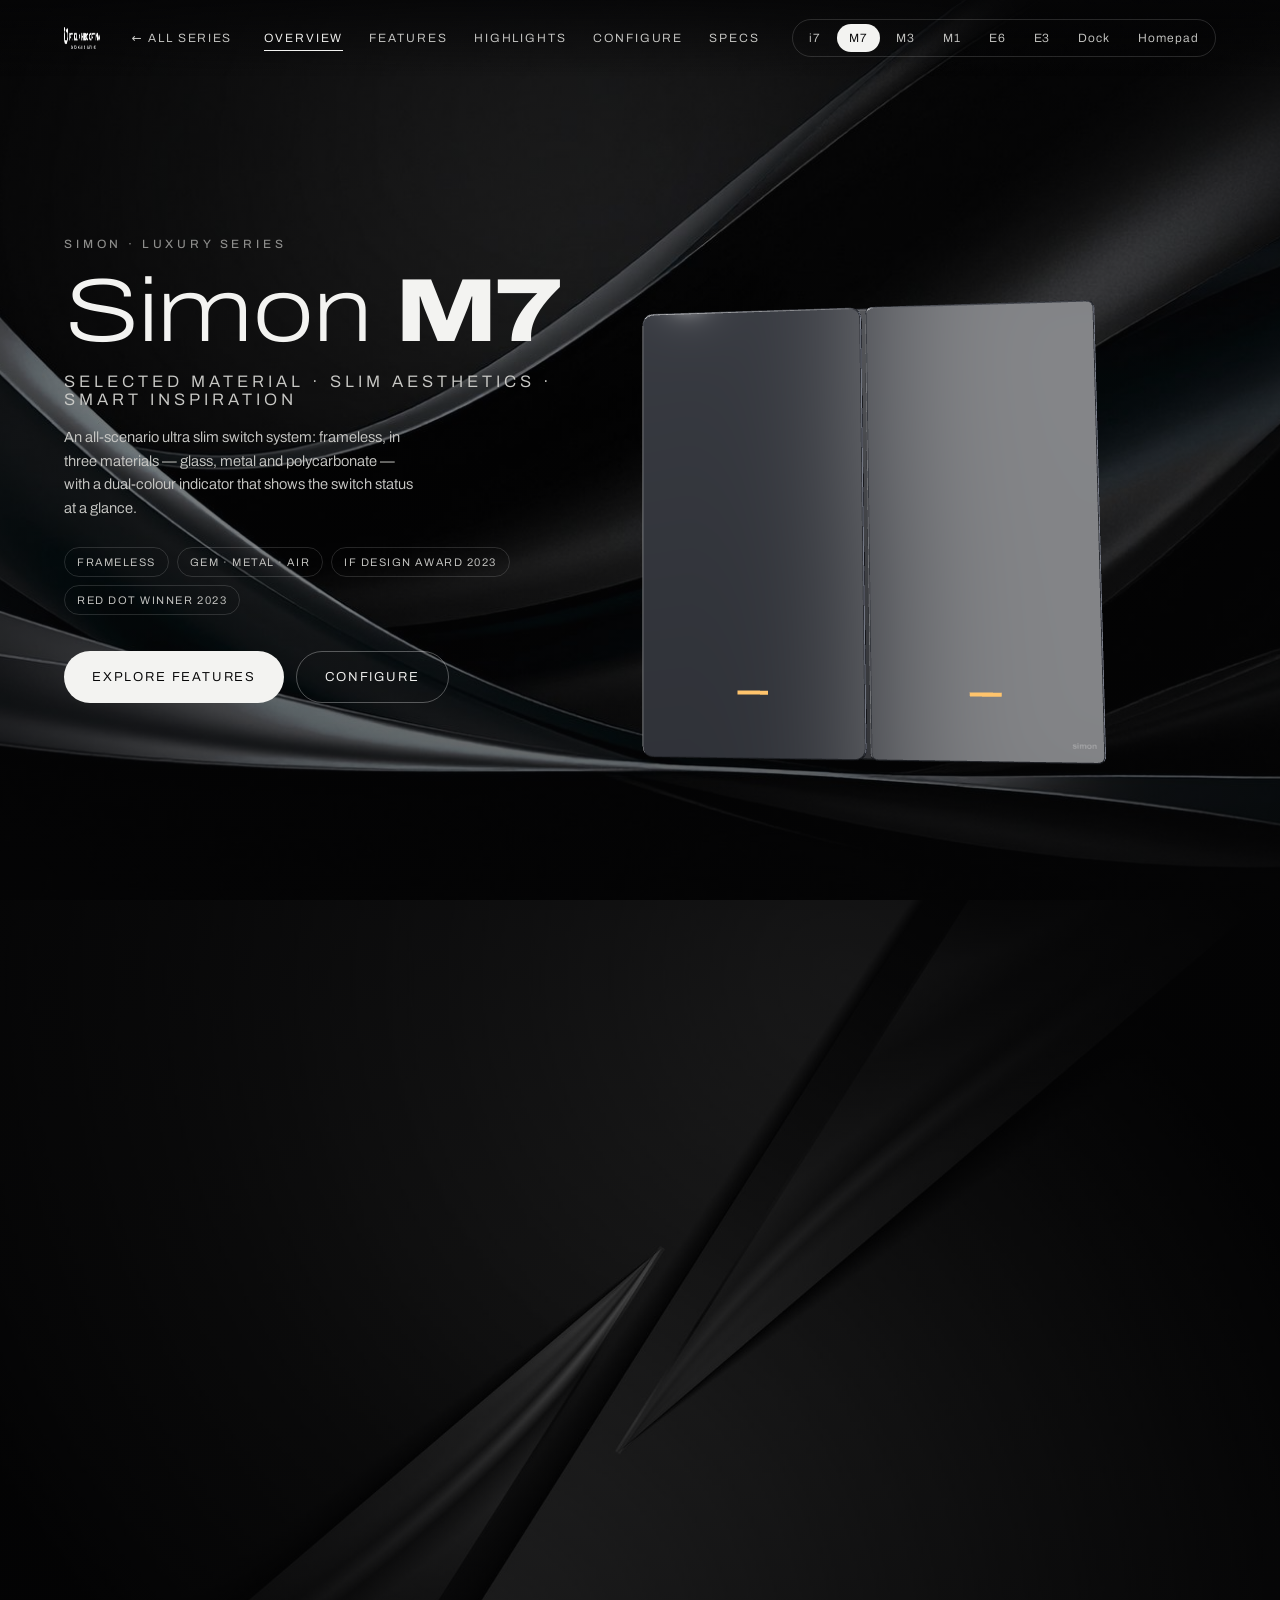
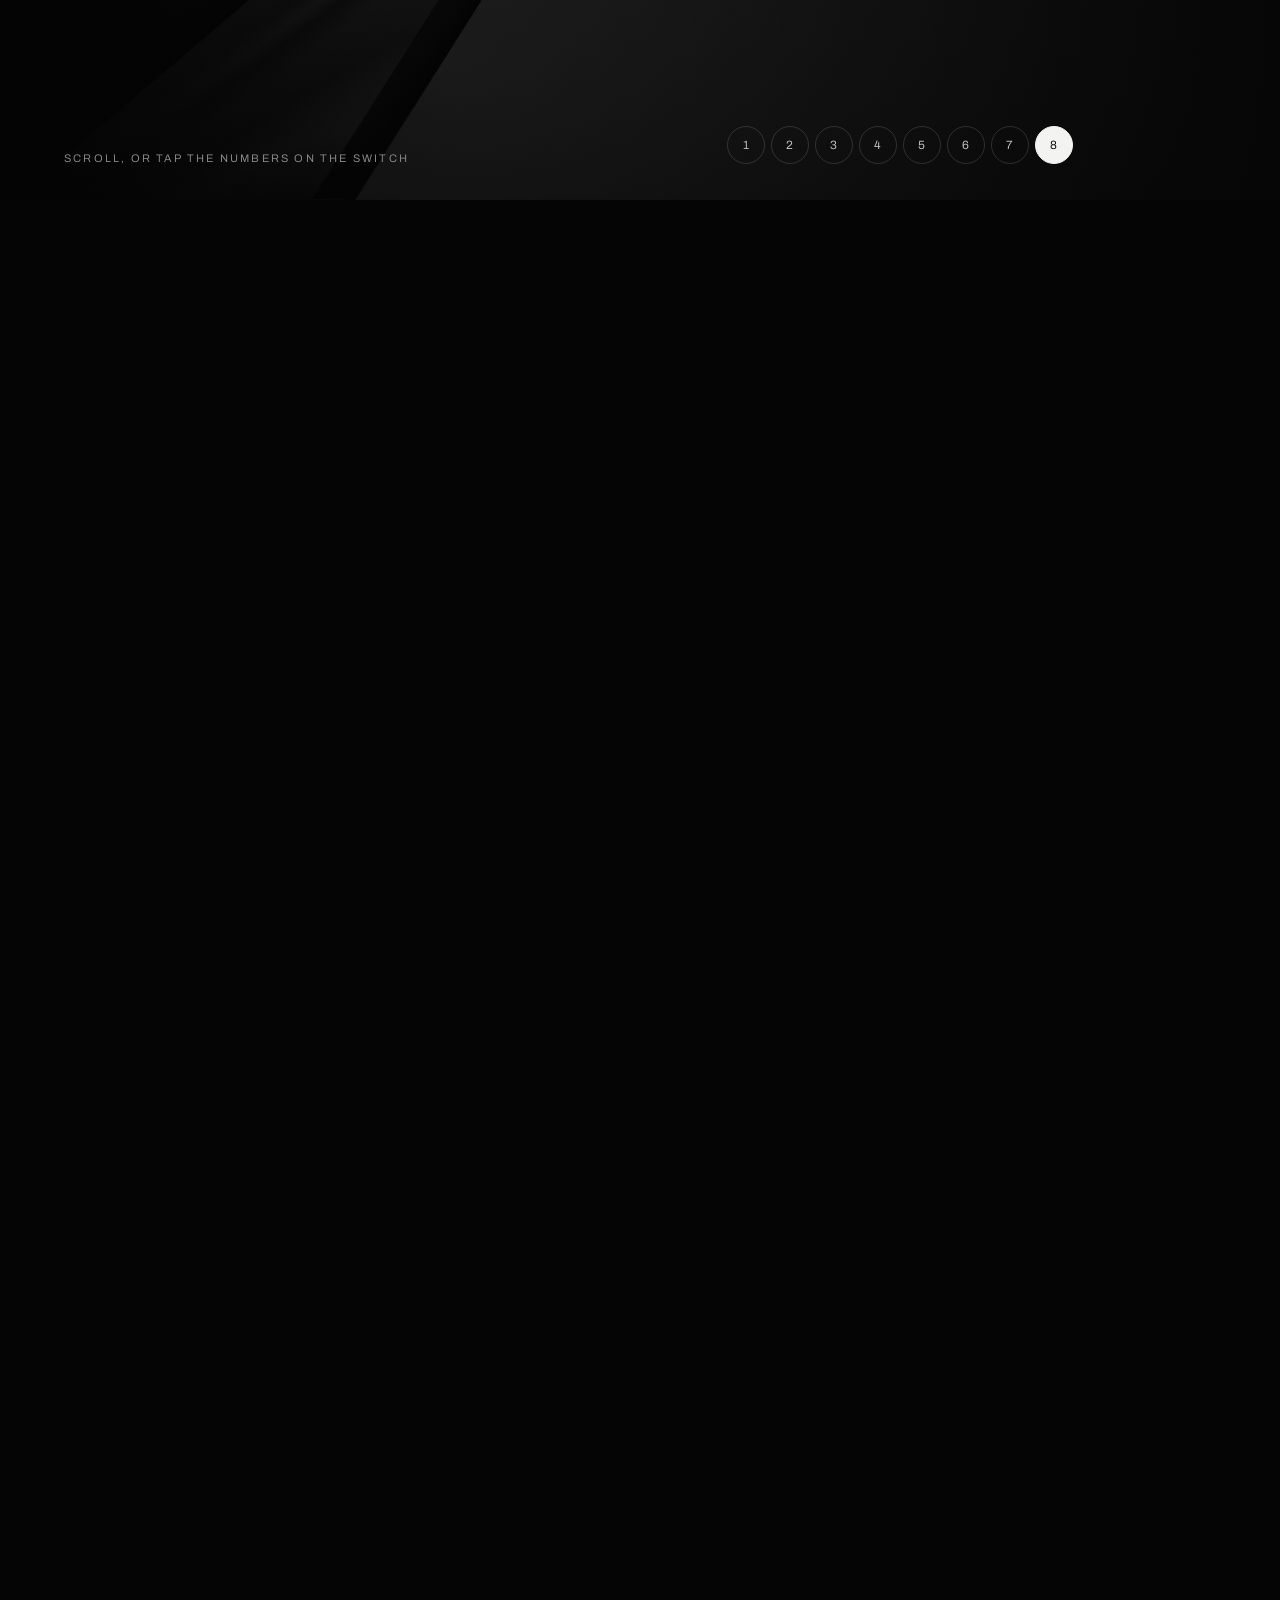
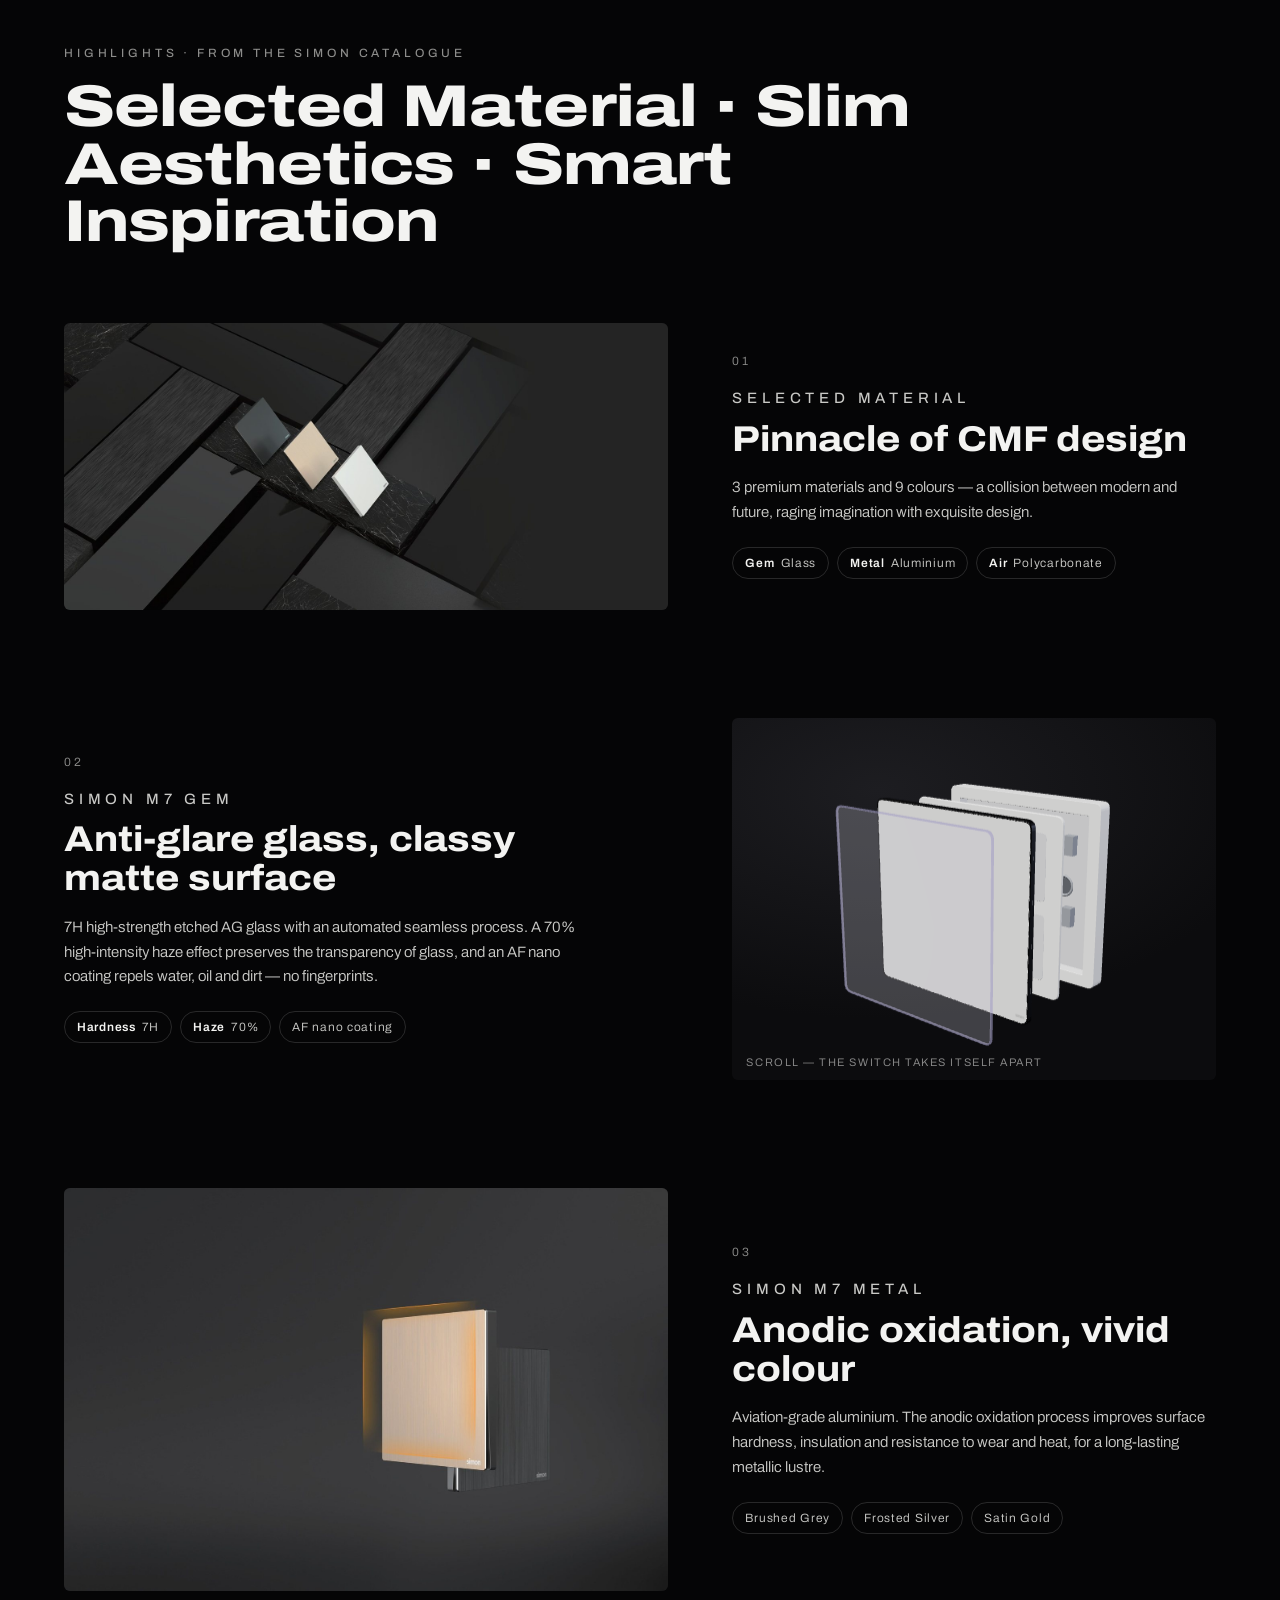
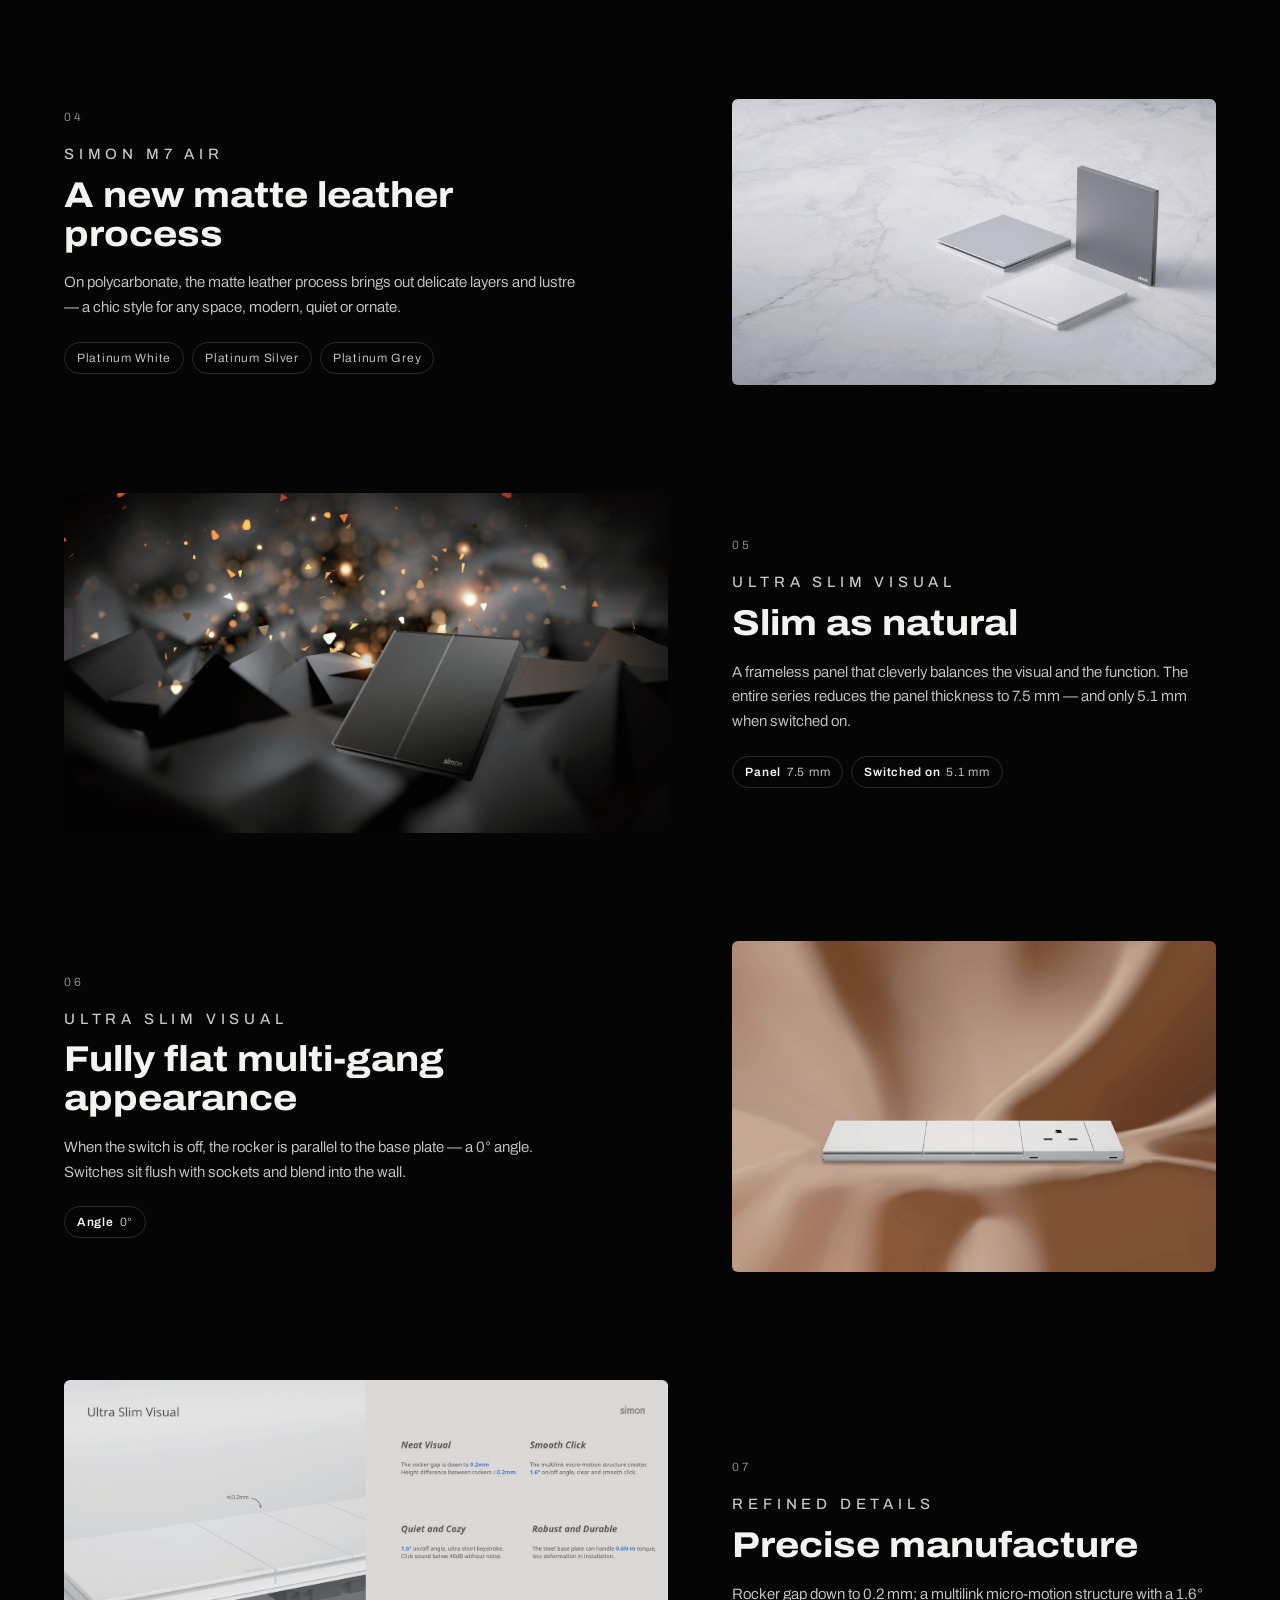
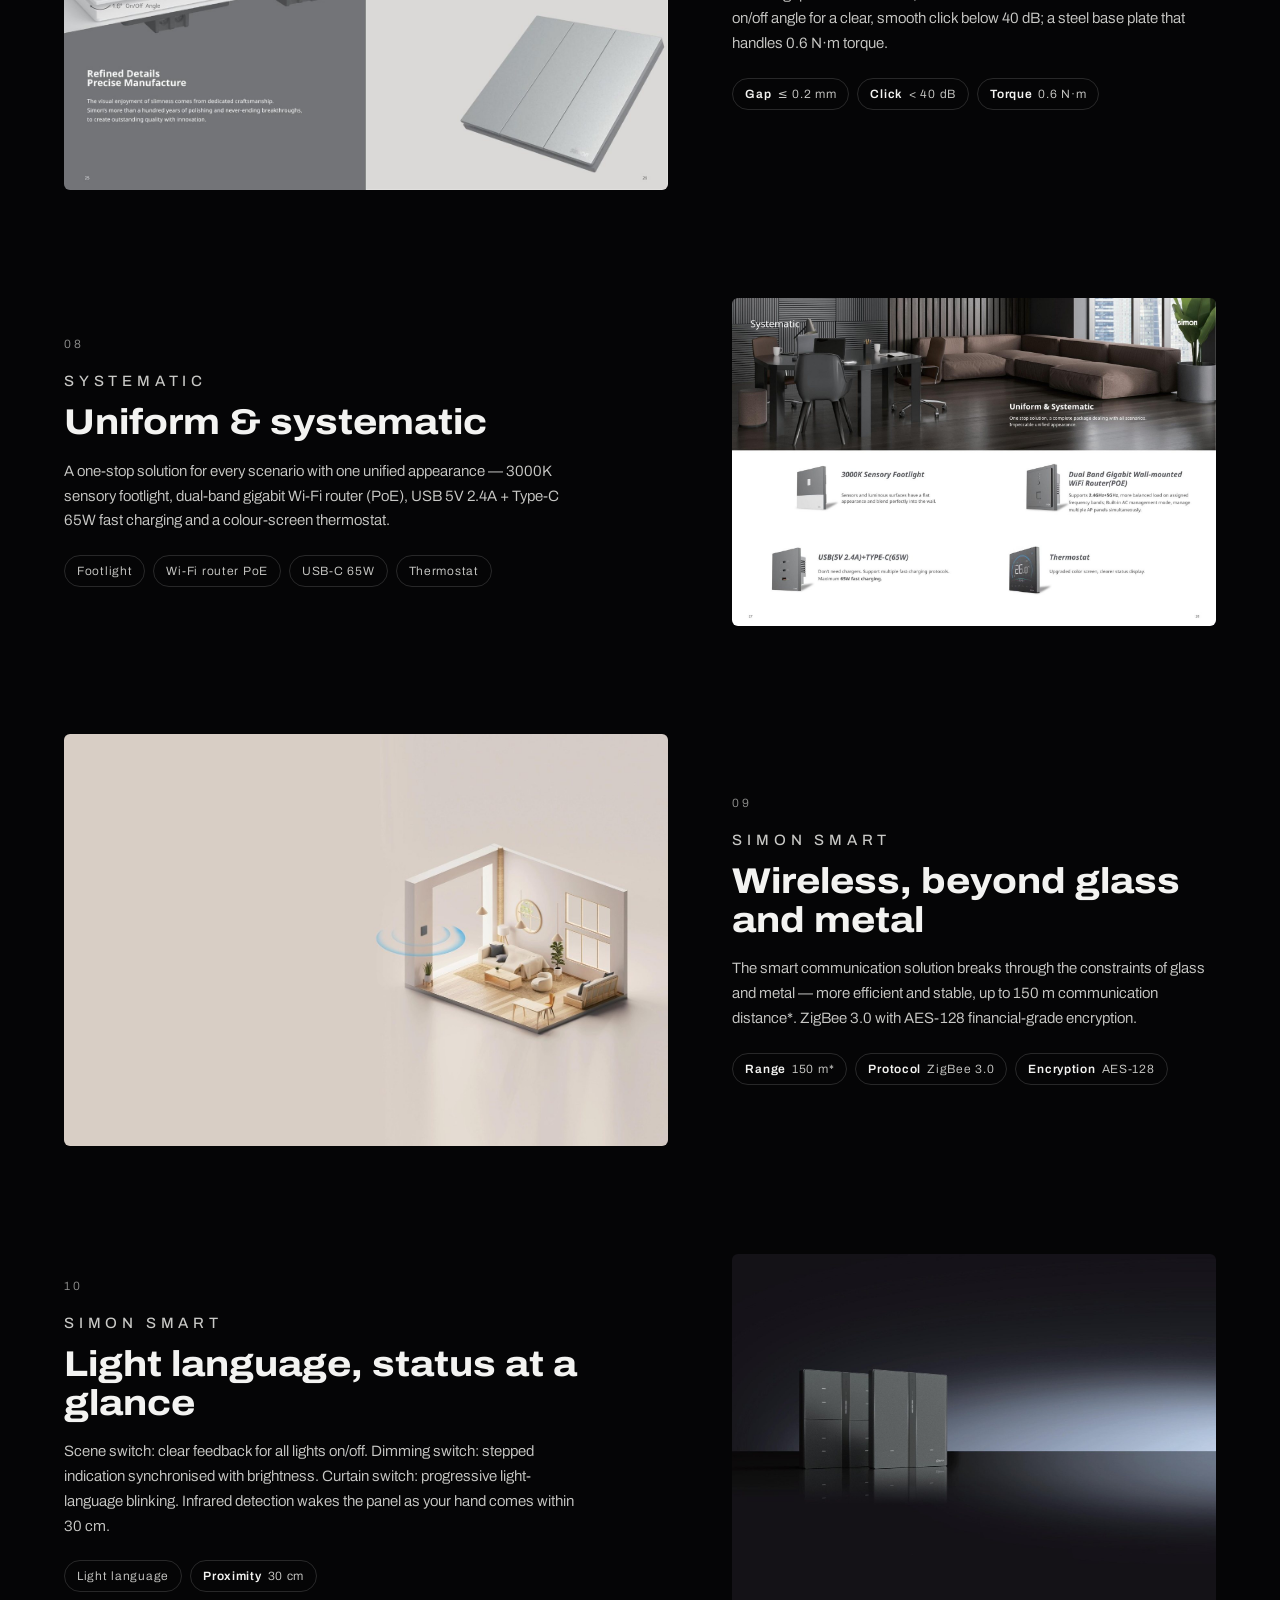
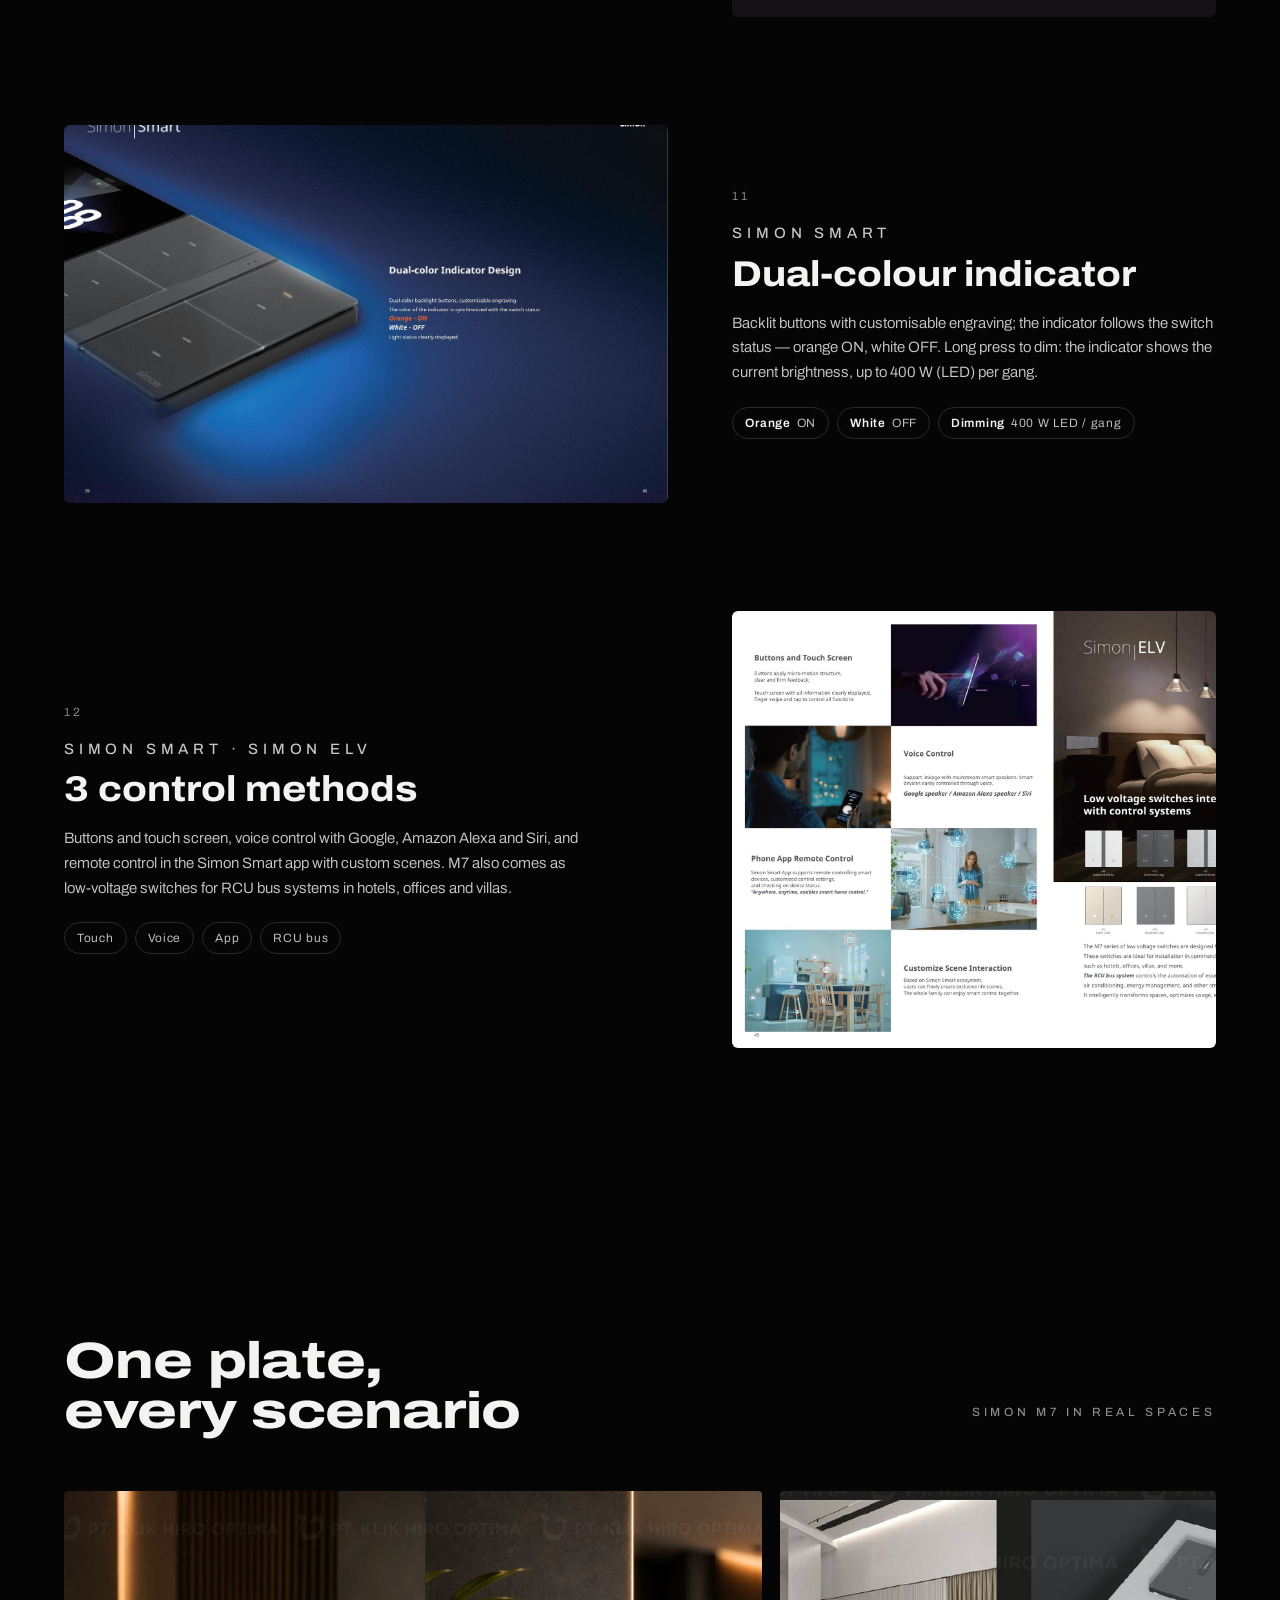
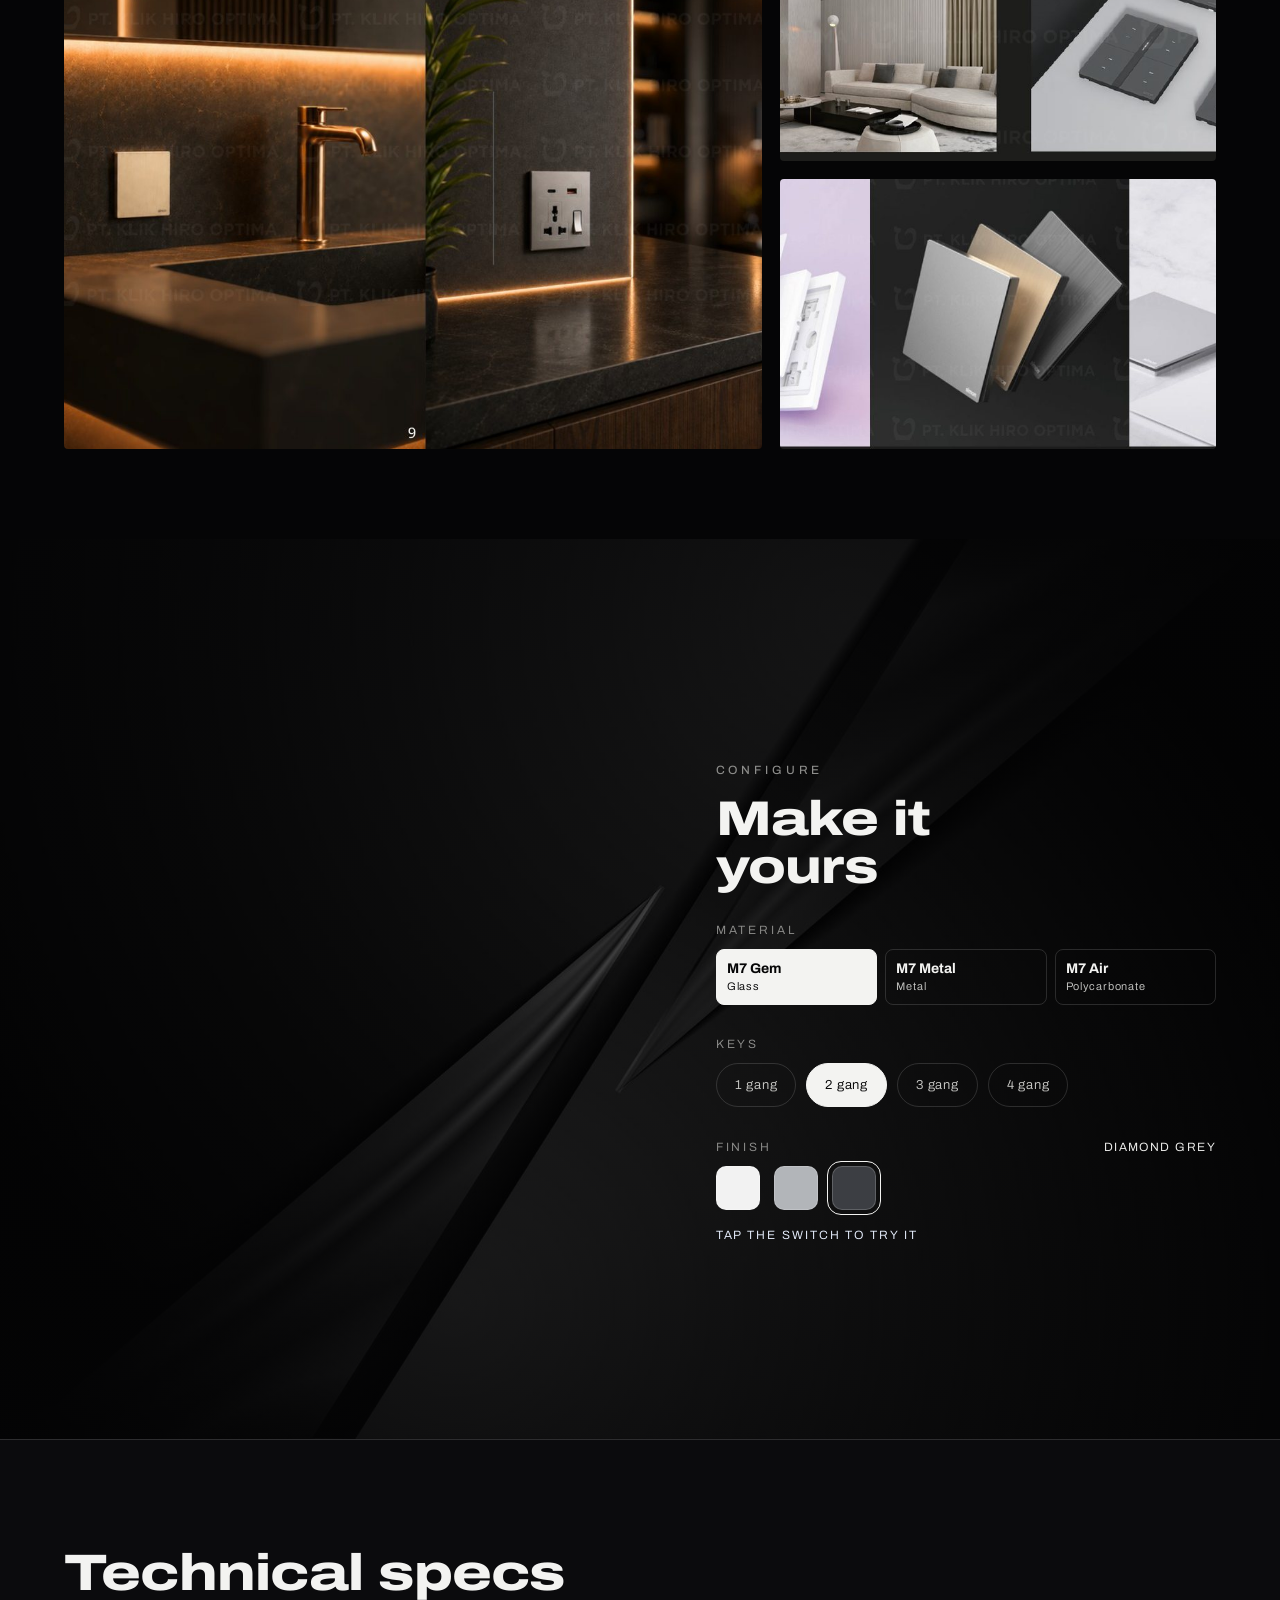
<file: simon-m7.html>
<!doctype html>
<html lang="en">
<head>
<meta charset="utf-8">
<meta name="viewport" content="width=device-width, initial-scale=1, viewport-fit=cover">
<title>Simon M7 — Ultra Slim Frameless Switches | PT. Klik Hiro Optima</title>
<meta name="description" content="Simon M7: selected material, slim aesthetics, smart inspiration. M7 Gem (glass), M7 Metal and M7 Air (polycarbonate), dual-color indicator.">
<meta name="theme-color" content="#050506">
<link rel="stylesheet" href="css/style.css">
<link rel="stylesheet" href="css/product.css">
</head>
<body class="product product-m7">
<div id="loader" aria-hidden="true"><div class="loader-inner"><img src="assets/img/logo-kho.png" alt="" class="loader-kho"><div class="loader-bar"><span style="transform:scaleX(1)"></span></div><div class="loader-meta"><span>Simon M7</span><span>Loading</span></div></div></div>
<header class="nav">
  <a href="index.html" class="nav-logo" aria-label="PT. Klik Hiro Optima — home"><img src="assets/img/logo-kho.png" alt="PT. Klik Hiro Optima"></a>
  <a href="index.html#lineup" class="nav-back">← All series</a>
  <nav class="nav-links" aria-label="Sections">
    <a href="#overview">Overview</a><a href="#explore">Features</a><a href="#story">Highlights</a><a href="#configure">Configure</a><a href="#specs">Specs</a>
  </nav>
  <div class="nav-series" aria-label="Series"><a href="simon-i7.html">i7</a><a href="simon-m7.html" class="on" aria-current="page">M7</a><a href="simon-m3.html">M3</a><a href="simon-m1.html">M1</a><a href="simon-e6.html">E6</a><a href="simon-e3.html">E3</a><a href="simon-docking.html">Dock</a><a href="simon-homepad.html">Homepad</a></div>
  <button class="nav-toggle" aria-label="Open menu" aria-expanded="false" hidden><span></span><span></span></button>
</header>
<div class="progress" aria-hidden="true"><span></span></div>
<canvas id="gl" aria-hidden="true"></canvas>
<div id="overlay"><div id="pins"></div><svg id="dims" aria-hidden="true"><g></g></svg></div>

<main id="main">
  <section id="overview" class="p-hero" data-mode="hero">
    <div class="bg dim"><img src="assets/img/bg-wave.jpg" alt=""></div>
    <div class="p-hero-layout">
      <div class="p-hero-copy">
        <p class="eyebrow">Simon · Luxury Series</p>
        <h1><span>Simon</span> M7</h1>
        <p class="p-tag">Selected Material · Slim Aesthetics · Smart Inspiration</p>
        <p class="body">An all-scenario ultra slim switch system: frameless, in three materials — glass, metal and polycarbonate — with a dual-colour indicator that shows the switch status at a glance.</p>
        <div class="p-chips"><span>Frameless</span><span>Gem · Metal · Air</span><span>iF Design Award 2023</span><span>red dot winner 2023</span></div>
        <div class="p-cta"><a class="btn btn-solid" href="#explore">Explore features</a><a class="btn btn-ghost" href="#configure">Configure</a></div>
      </div>
      <div class="slot" data-slot="hero"></div>
    </div>
  </section>

  <section id="explore" class="pin" data-mode="explore" style="--h:780">
    <div class="stick">
      <div class="bg dim"><img src="assets/img/bg-ribbon2.jpg" alt=""></div>
      <div id="finishBadge" aria-live="polite"></div>
      <div class="ex-layout">
        <div class="slot" data-slot="explore"></div>
        <div class="ex-panel">
        <article class="feat" aria-live="polite">
          <span class="num">01 / 08 · Selected material</span>
          <h2>Glass, metal<br>or polycarbonate</h2>
          <p>Three ways to dress the same switch: M7 Gem in glass, M7 Metal, and M7 Air in polycarbonate.</p>
          <ul><li><b>Gem</b>Glass</li><li><b>Metal</b></li><li><b>Air</b>Polycarbonate</li></ul>
        </article>
        <article class="feat" aria-live="polite">
          <span class="num">02 / 08 · Anti-glare glass</span>
          <h2>Anti-glare glass,<br>classy matte surface</h2>
          <p>M7 Gem: 7H high-strength etched AG glass with an automated seamless process — a 70% high-intensity haze effect that keeps the transparency of glass, layered over the panel, the key carrier and the base.</p>
          <ul><li><b>Hardness</b>7H</li><li><b>Haze</b>70%</li><li>AF coating</li></ul>
        </article>
        <article class="feat" aria-live="polite">
          <span class="num">03 / 08 · Refined details</span>
          <h2>Precise<br>manufacture</h2>
          <p>A rocker gap down to 0.2 mm, a multilink micro-motion structure for a smooth, quiet click below 40 dB, and a steel base plate that takes 0.6 N·m without deforming.</p>
          <ul><li><b>Gap</b>≤ 0.2 mm</li><li><b>Click</b>&lt; 40 dB</li><li><b>Base</b>0.6 N·m</li></ul>
        </article>
        <article class="feat" aria-live="polite">
          <span class="num">04 / 08 · Slim &amp; frameless</span>
          <h2>Slim aesthetics.<br>Frameless.</h2>
          <p>An all-scenario ultra slim switch system — no frame, just one clean plate: 7.5 mm overall, 5.1 mm above the wall, and fully flat multi-gang rockers.</p>
          <ul><li><b>Thickness</b>7.5 mm</li><li><b>Above the wall</b>5.1 mm</li><li>Fully flat multi-gang</li></ul>
        </article>
        <article class="feat" aria-live="polite">
          <span class="num">05 / 08 · Dual-color indicator</span>
          <h2>Orange is on.<br>White is off.</h2>
          <p>Dual-colour backlight buttons with customizable engraving. The indicator colour is synchronised with the switch status, so the light status is clearly displayed.</p>
          <ul><li><b>Orange</b>ON</li><li><b>White</b>OFF</li></ul><p class="try">Click a key on the model</p>
        </article>
        <article class="feat" aria-live="polite">
          <span class="num">06 / 08 · Smart inspiration</span>
          <h2>Smart<br>inspiration</h2>
          <p>Simon M7 Smart can be operated by app, voice, scene setup, 2-way control or the wall switch itself, and connects with Home Assistant.</p>
          <ul><li>APP control</li><li>Voice control</li><li>Scene setup</li><li>2-way control</li><li>Wall switch</li></ul>
        </article>
        <article class="feat" aria-live="polite">
          <span class="num">07 / 08 · Nine finishes</span>
          <h2>Three materials,<br>nine finishes</h2>
          <p>Air: Platinum White, Platinum Silver, Platinum Grey. Metal: Brushed Grey, Frosted Silver, Satin Gold. Gem: Diamond White, Diamond Silver, Diamond Grey.</p>
          <ul><li><b>Air</b>3 finishes</li><li><b>Metal</b>3 finishes</li><li><b>Gem</b>3 finishes</li></ul>
        </article>
        <article class="feat" aria-live="polite">
          <span class="num">08 / 08 · Dimensions</span>
          <h2>Fits a<br>standard box</h2>
          <p>86 × 86 mm plate on a 72 × 72 mm box with a 60.3 mm fixing centre. A customizable no-logo version is available.</p>
          <ul><li><b>Plate</b>86 × 86 mm</li><li><b>Box</b>72 × 72 mm</li><li><b>Fixing centre</b>60.3 mm</li></ul>
        </article>
        </div>
        <div class="feat-nav" role="group" aria-label="Features"><button type="button" aria-label="Feature 1: Selected material">1</button><button type="button" aria-label="Feature 2: Anti-glare glass">2</button><button type="button" aria-label="Feature 3: Refined details">3</button><button type="button" aria-label="Feature 4: Slim &amp; frameless">4</button><button type="button" aria-label="Feature 5: Dual-color indicator">5</button><button type="button" aria-label="Feature 6: Smart inspiration">6</button><button type="button" aria-label="Feature 7: Nine finishes">7</button><button type="button" aria-label="Feature 8: Dimensions">8</button></div>
      </div>
      <p class="ex-hint">Scroll, or tap the numbers on the switch</p>
    </div>
  </section>

  <section id="story" class="p-story" data-mode="hidden">
    <header class="p-story-head reveal"><p class="eyebrow">Highlights · from the Simon catalogue</p><h2 class="display">Selected Material · Slim<br>Aesthetics · Smart Inspiration</h2></header>
      <article class="st-row reveal">
        <figure class="st-img"><img src="assets/img/apac/m7-material.jpg" alt="Pinnacle of CMF design — Simon M7" loading="lazy" data-zoom></figure>
        <div class="st-copy"><span class="st-num">01</span><p class="eyebrow">Selected material</p><h3>Pinnacle of CMF design</h3><p>3 premium materials and 9 colours — a collision between modern and future, raging imagination with exquisite design.</p><ul><li><b>Gem</b>Glass</li><li><b>Metal</b>Aluminium</li><li><b>Air</b>Polycarbonate</li></ul></div>
      </article>
      <article class="st-row reveal rev">
        <figure class="st-img st-3d" data-ex='{"kit": "m7", "labels": {"glass": "7H etched AG glass \u00b7 70% haze", "rocker": "Glass panel", "frame": "Key carrier", "mech": "Base with mechanism"}}' aria-label="Anti-glare glass, classy matte surface — animated exploded view of Simon M7"><canvas></canvas><div class="st-labs"></div><p class="st-hint">Scroll — the switch takes itself apart</p></figure>
        <div class="st-copy"><span class="st-num">02</span><p class="eyebrow">Simon M7 Gem</p><h3>Anti-glare glass, classy matte surface</h3><p>7H high-strength etched AG glass with an automated seamless process. A 70% high-intensity haze effect preserves the transparency of glass, and an AF nano coating repels water, oil and dirt — no fingerprints.</p><ul><li><b>Hardness</b>7H</li><li><b>Haze</b>70%</li><li>AF nano coating</li></ul></div>
      </article>
      <article class="st-row reveal">
        <figure class="st-img"><img src="assets/img/apac/m7-anodic.jpg" alt="Anodic oxidation, vivid colour — Simon M7" loading="lazy" data-zoom></figure>
        <div class="st-copy"><span class="st-num">03</span><p class="eyebrow">Simon M7 Metal</p><h3>Anodic oxidation, vivid colour</h3><p>Aviation-grade aluminium. The anodic oxidation process improves surface hardness, insulation and resistance to wear and heat, for a long-lasting metallic lustre.</p><ul><li>Brushed Grey</li><li>Frosted Silver</li><li>Satin Gold</li></ul></div>
      </article>
      <article class="st-row reveal rev">
        <figure class="st-img"><img src="assets/img/apac/m7-air.jpg" alt="A new matte leather process — Simon M7" loading="lazy" data-zoom></figure>
        <div class="st-copy"><span class="st-num">04</span><p class="eyebrow">Simon M7 Air</p><h3>A new matte leather process</h3><p>On polycarbonate, the matte leather process brings out delicate layers and lustre — a chic style for any space, modern, quiet or ornate.</p><ul><li>Platinum White</li><li>Platinum Silver</li><li>Platinum Grey</li></ul></div>
      </article>
      <article class="st-row reveal">
        <figure class="st-img"><img src="assets/img/apac/m7-slim.jpg" alt="Slim as natural — Simon M7" loading="lazy" data-zoom></figure>
        <div class="st-copy"><span class="st-num">05</span><p class="eyebrow">Ultra slim visual</p><h3>Slim as natural</h3><p>A frameless panel that cleverly balances the visual and the function. The entire series reduces the panel thickness to 7.5 mm — and only 5.1 mm when switched on.</p><ul><li><b>Panel</b>7.5 mm</li><li><b>Switched on</b>5.1 mm</li></ul></div>
      </article>
      <article class="st-row reveal rev">
        <figure class="st-img"><img src="assets/img/apac/m7-flat.jpg" alt="Fully flat multi-gang appearance — Simon M7" loading="lazy" data-zoom></figure>
        <div class="st-copy"><span class="st-num">06</span><p class="eyebrow">Ultra slim visual</p><h3>Fully flat multi-gang appearance</h3><p>When the switch is off, the rocker is parallel to the base plate — a 0° angle. Switches sit flush with sockets and blend into the wall.</p><ul><li><b>Angle</b>0°</li></ul></div>
      </article>
      <article class="st-row reveal">
        <figure class="st-img"><img src="assets/img/apac/m7-details.jpg" alt="Precise manufacture — Simon M7" loading="lazy" data-zoom></figure>
        <div class="st-copy"><span class="st-num">07</span><p class="eyebrow">Refined details</p><h3>Precise manufacture</h3><p>Rocker gap down to 0.2 mm; a multilink micro-motion structure with a 1.6° on/off angle for a clear, smooth click below 40 dB; a steel base plate that handles 0.6 N·m torque.</p><ul><li><b>Gap</b>≤ 0.2 mm</li><li><b>Click</b>&lt; 40 dB</li><li><b>Torque</b>0.6 N·m</li></ul></div>
      </article>
      <article class="st-row reveal rev">
        <figure class="st-img"><img src="assets/img/apac/m7-system.jpg" alt="Uniform &amp; systematic — Simon M7" loading="lazy" data-zoom></figure>
        <div class="st-copy"><span class="st-num">08</span><p class="eyebrow">Systematic</p><h3>Uniform &amp; systematic</h3><p>A one-stop solution for every scenario with one unified appearance — 3000K sensory footlight, dual-band gigabit Wi-Fi router (PoE), USB 5V 2.4A + Type-C 65W fast charging and a colour-screen thermostat.</p><ul><li>Footlight</li><li>Wi-Fi router PoE</li><li>USB-C 65W</li><li>Thermostat</li></ul></div>
      </article>
      <article class="st-row reveal">
        <figure class="st-img"><img src="assets/img/apac/m7-wireless.jpg" alt="Wireless, beyond glass and metal — Simon M7" loading="lazy" data-zoom></figure>
        <div class="st-copy"><span class="st-num">09</span><p class="eyebrow">Simon Smart</p><h3>Wireless, beyond glass and metal</h3><p>The smart communication solution breaks through the constraints of glass and metal — more efficient and stable, up to 150 m communication distance*. ZigBee 3.0 with AES-128 financial-grade encryption.</p><ul><li><b>Range</b>150 m*</li><li><b>Protocol</b>ZigBee 3.0</li><li><b>Encryption</b>AES-128</li></ul></div>
      </article>
      <article class="st-row reveal rev">
        <figure class="st-img"><img src="assets/img/apac/m7-light.jpg" alt="Light language, status at a glance — Simon M7" loading="lazy" data-zoom></figure>
        <div class="st-copy"><span class="st-num">10</span><p class="eyebrow">Simon Smart</p><h3>Light language, status at a glance</h3><p>Scene switch: clear feedback for all lights on/off. Dimming switch: stepped indication synchronised with brightness. Curtain switch: progressive light-language blinking. Infrared detection wakes the panel as your hand comes within 30 cm.</p><ul><li>Light language</li><li><b>Proximity</b>30 cm</li></ul></div>
      </article>
      <article class="st-row reveal">
        <figure class="st-img"><img src="assets/img/apac/m7-dual.jpg" alt="Dual-colour indicator — Simon M7" loading="lazy" data-zoom></figure>
        <div class="st-copy"><span class="st-num">11</span><p class="eyebrow">Simon Smart</p><h3>Dual-colour indicator</h3><p>Backlit buttons with customisable engraving; the indicator follows the switch status — orange ON, white OFF. Long press to dim: the indicator shows the current brightness, up to 400 W (LED) per gang.</p><ul><li><b>Orange</b>ON</li><li><b>White</b>OFF</li><li><b>Dimming</b>400 W LED / gang</li></ul></div>
      </article>
      <article class="st-row reveal rev">
        <figure class="st-img"><img src="assets/img/apac/m7-control.jpg" alt="3 control methods — Simon M7" loading="lazy" data-zoom></figure>
        <div class="st-copy"><span class="st-num">12</span><p class="eyebrow">Simon Smart · Simon ELV</p><h3>3 control methods</h3><p>Buttons and touch screen, voice control with Google, Amazon Alexa and Siri, and remote control in the Simon Smart app with custom scenes. M7 also comes as low-voltage switches for RCU bus systems in hotels, offices and villas.</p><ul><li>Touch</li><li>Voice</li><li>App</li><li>RCU bus</li></ul></div>
      </article>
  </section>

  <section id="gallery" class="p-gallery" data-mode="hidden">
    <div class="p-gal-head reveal"><h2 class="display">One plate,<br>every scenario</h2><p class="eyebrow">Simon M7 in real spaces</p></div>
    <div class="p-gal-grid">
        <figure class="g-a reveal"><img src="assets/img/m7-kitchen.jpg" alt="Simon M7 in a dark kitchen" loading="lazy"></figure>
        <figure class="g-b reveal"><img src="assets/img/m7-rooms.jpg" alt="Simon M7 switches in a living room and on a table" loading="lazy"></figure>
        <figure class="g-c reveal"><img src="assets/img/m7-materials.jpg" alt="M7 Gem, M7 Metal and M7 Air materials" loading="lazy"></figure>
    </div>
  </section>

  <section id="configure" class="p-config" data-mode="config">
    <div class="bg dim"><img src="assets/img/bg-ribbon.jpg" alt=""></div>
    <div class="slot" data-slot="config"></div>
    <div class="cfg">
      <p class="eyebrow">Configure</p>
      <h2 class="display">Make it<br>yours</h2>
      <div class="cfg-block"><p class="cfg-label">Material</p><div class="mat-tabs" role="group" aria-label="Material"><button type="button" data-material="gem"><b>M7 Gem</b><small>Glass</small></button><button type="button" data-material="metal"><b>M7 Metal</b><small>Metal</small></button><button type="button" data-material="air"><b>M7 Air</b><small>Polycarbonate</small></button></div></div>
      <div class="cfg-block"><p class="cfg-label">Keys</p>
        <div class="chips" role="group" aria-label="Keys"><button class="chip-btn" data-gang="1">1 gang</button><button class="chip-btn" data-gang="2">2 gang</button><button class="chip-btn" data-gang="3">3 gang</button><button class="chip-btn" data-gang="4">4 gang</button></div>
      </div>
      <div class="cfg-block"><p class="cfg-label">Finish <span id="finishName"></span></p><div class="swatches" id="swatches" role="group" aria-label="Finish"></div></div>
      <p class="cfg-try">Tap the switch to try it</p>
    </div>
  </section>

  <section id="specs" class="p-specs" data-mode="hidden">
    <h2 class="display">Technical specs</h2>
    <div class="spec-grid"><dl class="spec-col"><div class="spec-row"><dt>Plate</dt><dd>86 × 86 mm</dd></div><div class="spec-row"><dt>Applicable box</dt><dd>72 × 72 mm · fixing centre 60.3 mm</dd></div><div class="spec-row"><dt>M7 Air (polycarbonate)</dt><dd>Platinum White · Platinum Silver · Platinum Grey</dd></div><div class="spec-row"><dt>M7 Metal</dt><dd>Brushed Grey · Frosted Silver · Satin Gold</dd></div><div class="spec-row"><dt>M7 Gem (glass)</dt><dd>Diamond White · Diamond Silver · Diamond Grey</dd></div></dl><dl class="spec-col"><div class="spec-row"><dt>Indicator</dt><dd>Dual colour — orange ON, white OFF</dd></div><div class="spec-row"><dt>Custom</dt><dd>No-logo version available (M7 Gem: MOQ 200/SKU)</dd></div><div class="spec-row"><dt>Smart control</dt><dd>APP · Voice · Scene setup · 2-way control · Wall switch · Home Assistant</dd></div><div class="spec-row"><dt>Recognition</dt><dd>iF Design Award 2023 · red dot winner 2023</dd></div></dl></div>
  </section>

  <section id="more" class="p-more" data-mode="hidden">
    <h2 class="display">More from Simon</h2>
    <div class="more-grid"><a class="more-card" href="simon-i7.html"><div class="ph"><img src="assets/img/series-i7.jpg" alt="Simon i7" loading="lazy"></div><div><small>Luxury Series</small><h3>Simon i7</h3><p>Push button · 5 finishes · up to 5 gangs</p><span class="go">Explore →</span></div></a><a class="more-card" href="simon-m3.html"><div class="ph"><img src="assets/img/series-m3.jpg" alt="Simon M3" loading="lazy"></div><div><small>Modern Series</small><h3>Simon M3</h3><p>86 × 86 large panel · J-type toggle · 6 colours</p><span class="go">Explore →</span></div></a><a class="more-card" href="simon-m1.html"><div class="ph"><img src="assets/img/series-m1.jpg" alt="Simon M1" loading="lazy"></div><div><small>Modern Series</small><h3>Simon M1</h3><p>Whole body true colour · 3 soft colours</p><span class="go">Explore →</span></div></a><a class="more-card" href="simon-e6.html"><div class="ph"><img src="assets/img/series-e6.jpg" alt="Simon E6" loading="lazy"></div><div><small>Modern Series</small><h3>Simon E6</h3><p>86 × 82 rocker · 1.2 mm frame · 4 colours</p><span class="go">Explore →</span></div></a><a class="more-card" href="simon-e3.html"><div class="ph"><img src="assets/img/series-e3.jpg" alt="Simon E3" loading="lazy"></div><div><small>Modern Series</small><h3>Simon E3</h3><p>Essential design · 5 colours · complete range</p><span class="go">Explore →</span></div></a><a class="more-card" href="index.html#lineup"><div class="ph"><img src="assets/img/series-e6.jpg" alt="Simon lineup" loading="lazy"></div><div><small>Simon lineup</small><h3>All series</h3><p>i7 · M7 · M3 · M1 · E6 · E3 · Docking</p><span class="go">Back to lineup →</span></div></a></div>
  </section>

  <footer id="showroom" class="showroom" data-sec="showroom">
    <div class="sr-top">
      <img src="assets/img/logo-kho.png" alt="PT. Klik Hiro Optima — Switch Design &amp; Smart Home" class="sr-kho">
      <img src="assets/img/logo-simon.png" alt="Simon" class="sr-simon">
    </div>
    <div class="sr-grid">
      <div class="sr-office reveal">
        <h3>Office</h3>
        <p>Jl. Kwini 8 No. 10, Jakarta Pusat 10410</p>
        <p><a href="tel:+62213811168">(021) 3811 168</a></p>
        <p><a href="mailto:klikhirooptima@gmail.com">klikhirooptima@gmail.com</a></p>
      </div>
      <div class="sr-list">
        <p class="eyebrow">Showroom</p>
        <div class="sr-cards">
          <div class="reveal"><h4>PIK 1</h4><p><b>Rukan Metro Broadway</b><br>9BE, PIK, Jakarta Utara 14460</p></div>
          <div class="reveal"><h4>PIK 2</h4><p><b>Indonesia Design District,</b><br>Blok Market Place, Unit S7a<br>Jl. Rasuna Said PIK 2</p></div>
          <div class="reveal"><h4>Alam Sutera</h4><p><b>Open Door</b> (Design and Lifestyle Centre)<br>The Flavor Bliss Lot 28-29 Unit 59<br>Jl. Alam Sutera Boulevard Kav 6, Serpong, Banten</p></div>
          <div class="reveal"><h4>Green Lake</h4><p><b>Korean Town</b> Blok RCBB No. 33,<br>Green Lake City, Tangerang</p></div>
        </div>
      </div>
    </div>
    <div class="sr-bottom">
      <a href="https://switchdesignandsmarthome.com" target="_blank" rel="noopener">switchdesignandsmarthome.com</a>
      <a href="https://www.instagram.com/klikhirooptima" target="_blank" rel="noopener">@klikhirooptima</a>
      <span>© 2026 PT. Klik Hiro Optima. All rights reserved.</span>
    </div>
  </footer>
</main>

<script type="application/json" id="series-data">{"series": "m7", "defaults": {"gang": 2, "finish": 2, "material": "gem"}, "hero": {"rx": -6, "ry": -24}, "config": {"rx": -4, "ry": 16}, "model": {}, "features": [{"title": "Selected material", "anchor": "key", "action": "materials", "state": {"rx": -6, "ry": -24}}, {"title": "Anti-glare glass", "anchor": "glass", "action": null, "state": {"rx": -8, "ry": -42, "explode": 1, "zoom": 0.85}}, {"title": "Refined details", "anchor": "edge", "action": null, "state": {"rx": -4, "ry": -64, "zoom": 1.35, "focus": 0.4}}, {"title": "Slim & frameless", "anchor": "edge", "action": null, "state": {"rx": -4, "ry": -76, "zoom": 1.15}}, {"title": "Dual-color indicator", "anchor": "indicator", "action": "dual", "state": {"rx": -4, "ry": -12, "zoom": 1.9, "focus": 0.9}}, {"title": "Smart inspiration", "anchor": "key2", "action": "press", "state": {"rx": -8, "ry": 18}}, {"title": "Nine finishes", "anchor": "corner", "action": null, "state": {"rx": -6, "ry": -8, "trio": 1}}, {"title": "Dimensions", "anchor": "bottom", "action": "dims", "state": {"rx": 0, "ry": 0, "zoom": 0.78, "colHex": "#1d1d1f"}}], "materials": {"gem": {"name": "M7 Gem", "sub": "Glass", "suffix": "G", "def": 2, "finishes": [{"name": "Diamond White", "hex": "#f2f2f2", "code": ""}, {"name": "Diamond Silver", "hex": "#b2b5b9", "code": ""}, {"name": "Diamond Grey", "hex": "#3c3e43", "code": ""}]}, "metal": {"name": "M7 Metal", "sub": "Metal", "suffix": "M", "def": 0, "finishes": [{"name": "Brushed Grey", "hex": "#8a8c8f", "code": ""}, {"name": "Frosted Silver", "hex": "#c8cacd", "code": ""}, {"name": "Satin Gold", "hex": "#c6aa79", "code": ""}]}, "air": {"name": "M7 Air", "sub": "Polycarbonate", "suffix": "", "def": 0, "finishes": [{"name": "Platinum White", "hex": "#ebe9e5", "code": ""}, {"name": "Platinum Silver", "hex": "#c4c6c8", "code": ""}, {"name": "Platinum Grey", "hex": "#76787b", "code": ""}]}}}</script>
<script src="js/vendor/three.min.js"></script>
<script src="js/vendor/gsap.min.js"></script>
<script src="js/vendor/lenis.min.js"></script>
<script src="js/switch3d.js"></script>
<script src="js/series3d.js"></script>
<script src="js/kits3d.js"></script>
<script src="js/product.js"></script>
<script src="js/lightbox.js"></script>
<script src="js/story3d.js"></script>
</body>
</html>
</file>
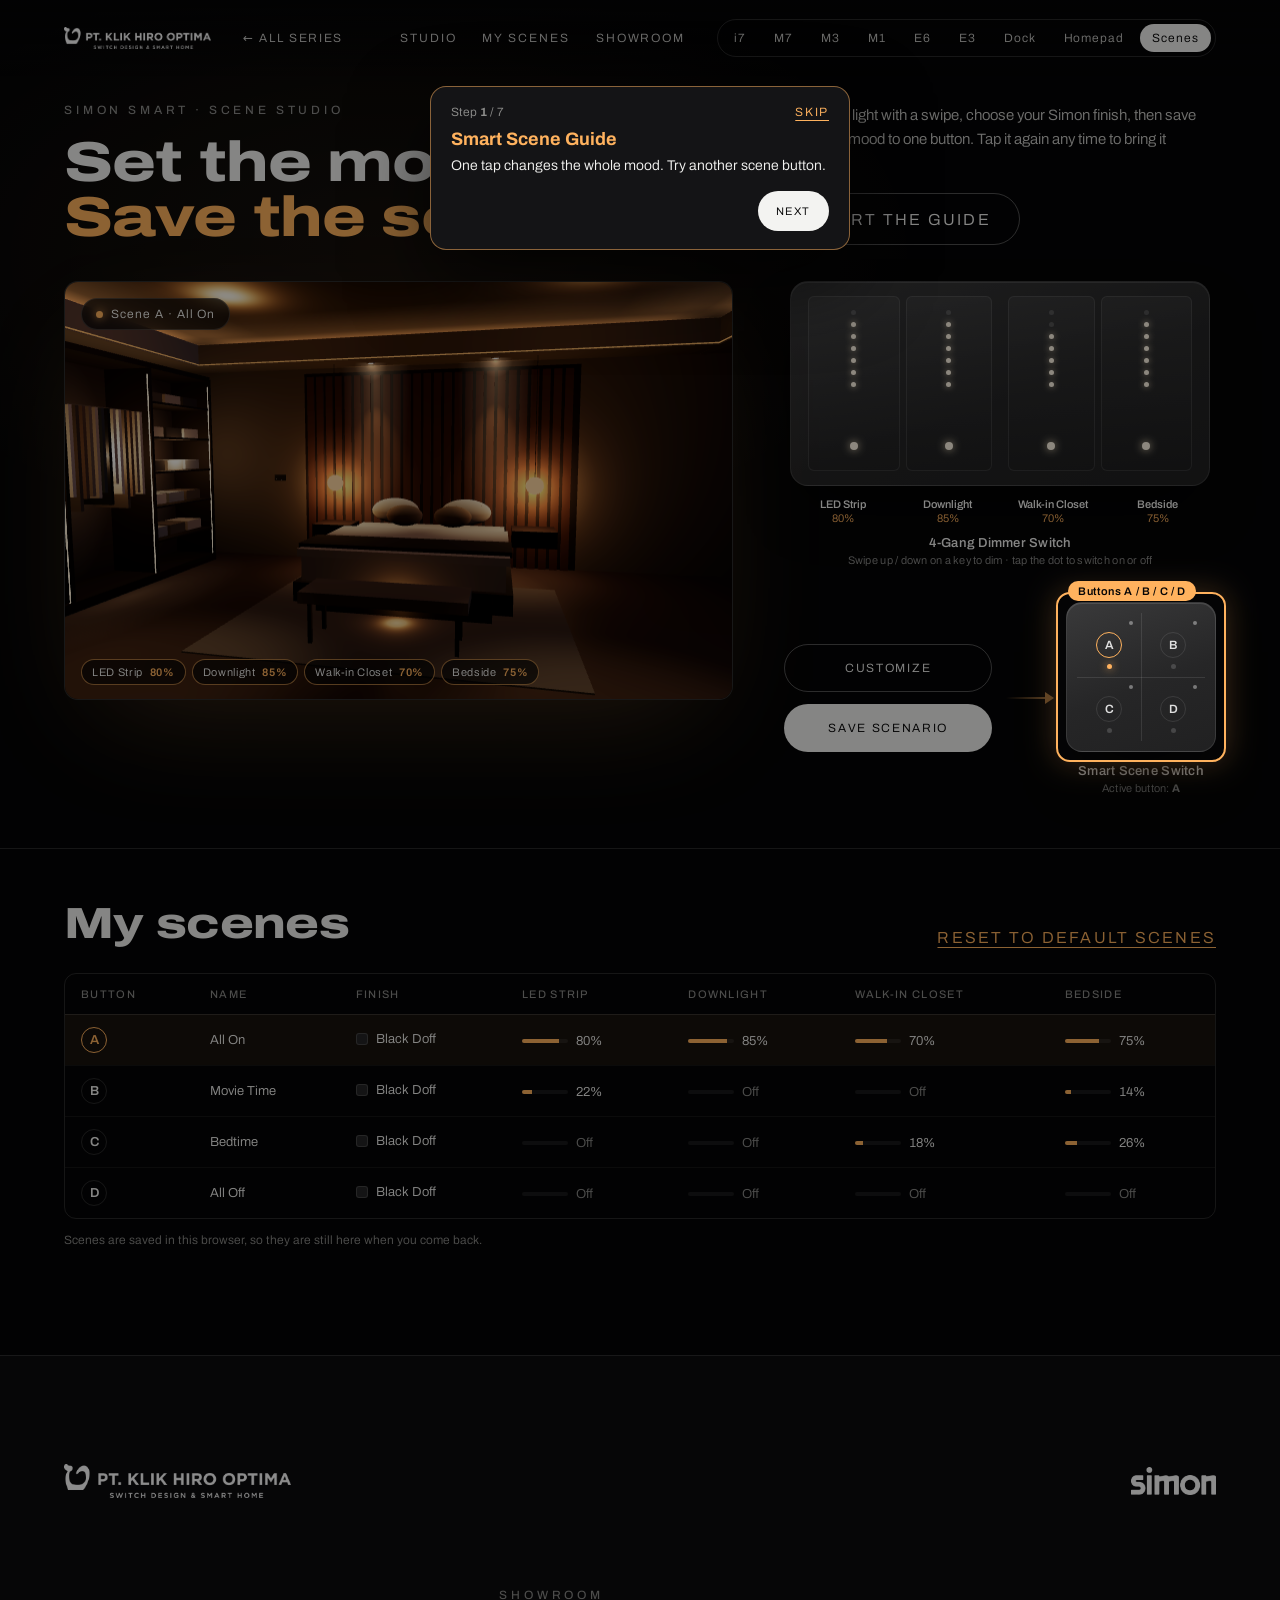
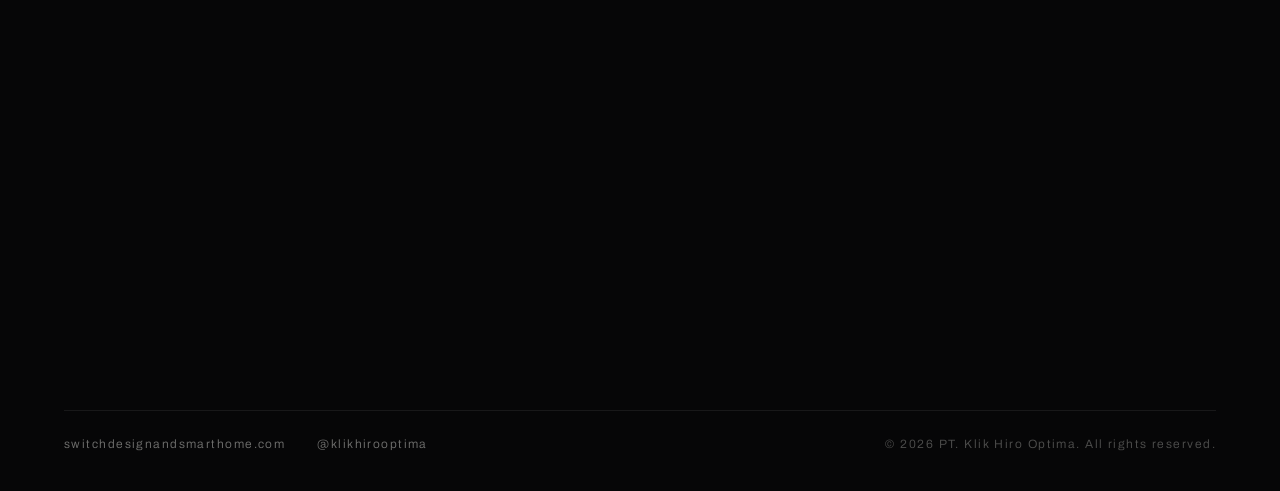
<file: simon-scene.html>
<!doctype html>
<html lang="en">
<head>
<meta charset="utf-8">
<meta name="viewport" content="width=device-width, initial-scale=1, viewport-fit=cover">
<title>Simon Smart Scene Studio — Set the mood | PT. Klik Hiro Optima</title>
<meta name="description" content="Try Simon smart lighting: dim each light with a swipe, pick your Simon finish, save scenes to buttons A–D and recall the whole mood with one tap.">
<meta name="theme-color" content="#050506">
<link rel="stylesheet" href="css/style.css">
<link rel="stylesheet" href="css/product.css">
<link rel="stylesheet" href="css/scene.css">
</head>
<body class="product product-scene">
<header class="nav">
  <a href="index.html" class="nav-logo" aria-label="PT. Klik Hiro Optima — home"><img src="assets/img/logo-kho.png" alt="PT. Klik Hiro Optima"></a>
  <a href="index.html#lineup" class="nav-back">← All series</a>
  <nav class="nav-links" aria-label="Sections"><a href="#studio">Studio</a><a href="#scenes">My scenes</a><a href="#showroom">Showroom</a></nav>
  <div class="nav-series" aria-label="Series"><a href="simon-i7.html">i7</a><a href="simon-m7.html">M7</a><a href="simon-m3.html">M3</a><a href="simon-m1.html">M1</a><a href="simon-e6.html">E6</a><a href="simon-e3.html">E3</a><a href="simon-docking.html">Dock</a><a href="simon-homepad.html">Homepad</a><a href="simon-scene.html" class="on" aria-current="page">Scenes</a></div>
</header>

<main id="main">
  <section id="studio" class="sc-studio">
    <div class="sc-head">
      <div>
        <p class="eyebrow">Simon Smart · Scene Studio</p>
        <h1 class="display">Set the mood.<br><span>Save the scene.</span></h1>
      </div>
      <div class="sc-intro">
        <p>Dim every light with a swipe, choose your Simon finish, then save the whole mood to one button. Tap it again any time to bring it back.</p>
        <button type="button" class="btn btn-ghost" id="guideStart">Start the guide</button>
      </div>
    </div>

    <div class="sc-grid">
      <div class="sc-stage" id="stage">
        <canvas id="room" aria-label="Bedroom preview: the lights follow the switch" role="img"></canvas>
        <div class="sc-stage-tag"><span class="dot"></span><span id="sceneTag">Scene A</span></div>
        <div class="sc-stage-legend" aria-hidden="true"><span data-legend="1">LED Strip <b>0%</b></span><span data-legend="2">Downlight <b>0%</b></span><span data-legend="3">Walk-in Closet <b>0%</b></span><span data-legend="4">Bedside <b>0%</b></span></div>
      </div>

      <div class="sc-controls">
        <div class="sc-dimmer">
          <div class="sc-plate dimmer" id="dimmer" data-finish="black"><div class="seg seg-1" data-seg="1" role="slider" tabindex="0" aria-label="LED Strip dimmer" aria-valuemin="0" aria-valuemax="100" aria-valuenow="0" aria-valuetext="Off"><span class="seg-dots" aria-hidden="true"><i></i><i></i><i></i><i></i><i></i><i></i><i></i></span><button type="button" class="seg-dot" data-toggle="1" aria-label="Turn LED Strip on or off" aria-pressed="false"></button></div><div class="seg seg-2" data-seg="2" role="slider" tabindex="0" aria-label="Downlight dimmer" aria-valuemin="0" aria-valuemax="100" aria-valuenow="0" aria-valuetext="Off"><span class="seg-dots" aria-hidden="true"><i></i><i></i><i></i><i></i><i></i><i></i><i></i></span><button type="button" class="seg-dot" data-toggle="2" aria-label="Turn Downlight on or off" aria-pressed="false"></button></div><div class="seg seg-3" data-seg="3" role="slider" tabindex="0" aria-label="Walk-in Closet dimmer" aria-valuemin="0" aria-valuemax="100" aria-valuenow="0" aria-valuetext="Off"><span class="seg-dots" aria-hidden="true"><i></i><i></i><i></i><i></i><i></i><i></i><i></i></span><button type="button" class="seg-dot" data-toggle="3" aria-label="Turn Walk-in Closet on or off" aria-pressed="false"></button></div><div class="seg seg-4" data-seg="4" role="slider" tabindex="0" aria-label="Bedside dimmer" aria-valuemin="0" aria-valuemax="100" aria-valuenow="0" aria-valuetext="Off"><span class="seg-dots" aria-hidden="true"><i></i><i></i><i></i><i></i><i></i><i></i><i></i></span><button type="button" class="seg-dot" data-toggle="4" aria-label="Turn Bedside on or off" aria-pressed="false"></button></div></div>
          <div class="seg-labels"><div><b>LED Strip</b><span data-level="1">0%</span></div><div><b>Downlight</b><span data-level="2">0%</span></div><div><b>Walk-in Closet</b><span data-level="3">0%</span></div><div><b>Bedside</b><span data-level="4">0%</span></div></div>
          <p class="sc-cap">4-Gang Dimmer Switch<small>Swipe up / down on a key to dim · tap the dot to switch on or off</small></p>
        </div>

        <div class="sc-row">
          <div class="sc-actions">
            <button type="button" class="btn btn-ghost customize-btn" aria-expanded="false" aria-controls="swatches">Customize</button>
            <div class="sc-swatches" id="swatches" hidden><p>Simon finish · <b id="finishName">Black Doff</b></p><div><button type="button" class="sw" data-finish="white" style="--c:#e9e9e7" aria-label="White" title="White"></button><button type="button" class="sw" data-finish="champ" style="--c:#d8c6a1" aria-label="Champagne" title="Champagne"></button><button type="button" class="sw" data-finish="dgrey" style="--c:#5d5d5f" aria-label="Dark Grey" title="Dark Grey"></button><button type="button" class="sw" data-finish="black" style="--c:#262627" aria-label="Black Doff" title="Black Doff"></button><button type="button" class="sw" data-finish="mocha" style="--c:#48433b" aria-label="Mocha" title="Mocha"></button></div></div>
            <button type="button" class="btn btn-solid save-btn">Save Scenario</button>
          </div>
          <span class="sc-arrow" aria-hidden="true"></span>
          <div class="sc-scene">
            <div class="sc-plate scene-switch" id="sceneSwitch" data-finish="black" role="group" aria-label="Smart Scene Switch"><button type="button" class="quad slot-a" data-slot="A" aria-label="Scene button A"><span>A</span><i></i></button><button type="button" class="quad slot-b" data-slot="B" aria-label="Scene button B"><span>B</span><i></i></button><button type="button" class="quad slot-c" data-slot="C" aria-label="Scene button C"><span>C</span><i></i></button><button type="button" class="quad slot-d" data-slot="D" aria-label="Scene button D"><span>D</span><i></i></button></div>
            <p class="sc-cap">Smart Scene Switch<small>Active button: <b id="activeSlot">A</b></small></p>
          </div>
        </div>
      </div>
    </div>
  </section>

  <section id="scenes" class="sc-scenes">
    <div class="sc-scenes-head"><h2 class="display">My scenes</h2><button type="button" class="text-link" id="resetScenes">Reset to default scenes</button></div>
    <div class="sc-table-wrap">
      <table class="sc-table">
        <thead><tr><th scope="col">Button</th><th scope="col">Name</th><th scope="col">Finish</th><th scope="col">LED Strip</th><th scope="col">Downlight</th><th scope="col">Walk-in Closet</th><th scope="col">Bedside</th></tr></thead>
        <tbody id="sceneRows"></tbody>
      </table>
    </div>
    <p class="sc-note">Scenes are saved in this browser, so they are still here when you come back.</p>
  </section>

  <footer id="showroom" class="showroom" data-sec="showroom">
    <div class="sr-top">
      <img src="assets/img/logo-kho.png" alt="PT. Klik Hiro Optima — Switch Design &amp; Smart Home" class="sr-kho">
      <img src="assets/img/logo-simon.png" alt="Simon" class="sr-simon">
    </div>
    <div class="sr-grid">
      <div class="sr-office reveal">
        <h3>Office</h3>
        <p>Jl. Kwini 8 No. 10, Jakarta Pusat 10410</p>
        <p><a href="tel:+62213811168">(021) 3811 168</a></p>
        <p><a href="mailto:klikhirooptima@gmail.com">klikhirooptima@gmail.com</a></p>
      </div>
      <div class="sr-list">
        <p class="eyebrow">Showroom</p>
        <div class="sr-cards">
          <div class="reveal"><h4>PIK 1</h4><p><b>Rukan Metro Broadway</b><br>9BE, PIK, Jakarta Utara 14460</p></div>
          <div class="reveal"><h4>PIK 2</h4><p><b>Indonesia Design District,</b><br>Blok Market Place, Unit S7a<br>Jl. Rasuna Said PIK 2</p></div>
          <div class="reveal"><h4>Alam Sutera</h4><p><b>Open Door</b> (Design and Lifestyle Centre)<br>The Flavor Bliss Lot 28-29 Unit 59<br>Jl. Alam Sutera Boulevard Kav 6, Serpong, Banten</p></div>
          <div class="reveal"><h4>Green Lake</h4><p><b>Korean Town</b> Blok RCBB No. 33,<br>Green Lake City, Tangerang</p></div>
        </div>
      </div>
    </div>
    <div class="sr-bottom">
      <a href="https://switchdesignandsmarthome.com" target="_blank" rel="noopener">switchdesignandsmarthome.com</a>
      <a href="https://www.instagram.com/klikhirooptima" target="_blank" rel="noopener">@klikhirooptima</a>
      <span>© 2026 PT. Klik Hiro Optima. All rights reserved.</span>
    </div>
  </footer>
</main>

<div class="sc-modal" id="saveModal" hidden>
  <form class="sc-modal-card" role="dialog" aria-modal="true" aria-labelledby="saveTitle">
    <h3 id="saveTitle">Save to button <span id="saveSlot">A</span></h3>
    <label for="sceneName">Scenario name</label>
    <input id="sceneName" class="sc-modal-input" maxlength="24" autocomplete="off" placeholder="e.g. Movie, Relax, Night">
    <div class="sc-modal-sum" id="saveSummary"></div>
    <div class="sc-modal-btns"><button type="button" class="btn btn-ghost" data-close>Cancel</button><button type="submit" class="btn btn-solid">Save</button></div>
  </form>
</div>

<div class="sc-guide" id="guide" hidden>
  <div class="sc-guide-marker" id="guideMarker" hidden><span></span></div>
  <div class="sc-guide-card" role="dialog" aria-live="polite" aria-labelledby="guideTitle">
    <div class="sc-guide-top"><span>Step <b id="guideNum">1</b> / <span id="guideTotal">7</span></span><button type="button" class="text-link" data-guide-skip>Skip</button></div>
    <h3 id="guideTitle">Smart Scene Guide</h3>
    <p id="guideCopy"></p>
    <div class="sc-guide-btns"><button type="button" class="btn btn-ghost" data-guide-back>Back</button><button type="button" class="btn btn-solid" data-guide-next>Try it</button></div>
  </div>
</div>

<script src="js/vendor/three.min.js"></script>
<script src="js/scene.js"></script>
</body>
</html>
</file>
<file: css/style.css>
/* =========================================================
   Simon i7 — The Innovative Switches · PT. Klik Hiro Optima
   ========================================================= */
@font-face {
  font-family: 'Archivo';
  src: url([data-uri]) format('woff2');
  font-weight: 100 900; font-stretch: 62% 125%; font-style: normal; font-display: swap;
}

:root {
  --bg: #050506;
  --ink: #f3f3f1;
  --ink-2: #c9c9c6;
  --mute: #8d8d8b;
  --line: rgba(255, 255, 255, 0.14);
  --led: #e8f0ff;
  --tint: #5d5d5f;
  --gutter: clamp(16px, 5vw, 88px);
  --nav-h: 76px;
  --ease: cubic-bezier(0.22, 1, 0.36, 1);
}

*, *::before, *::after { box-sizing: border-box; }
html { -webkit-text-size-adjust: 100%; background: var(--bg); overflow-x: clip; }
html.lenis, html.lenis body { height: auto; }
.lenis.lenis-smooth { scroll-behavior: auto !important; }
body {
  margin: 0; background: transparent; color: var(--ink);
  font-family: 'Archivo', system-ui, -apple-system, 'Segoe UI', Roboto, sans-serif;
  font-weight: 350; font-stretch: 100%;
  -webkit-font-smoothing: antialiased; -moz-osx-font-smoothing: grayscale;
  overflow-x: clip;
}
img { display: block; max-width: 100%; }
[hidden] { display: none !important; }
a { color: inherit; }
button { font: inherit; color: inherit; }
::selection { background: #e8f0ff; color: #050506; }

/* ---------- type ---------- */
.display {
  font-weight: 800; font-stretch: 125%;
  font-size: clamp(28px, min(5.2vw, 8.6vh), 92px); line-height: 0.98; letter-spacing: -0.015em;
  margin: 0;
}
.wide { font-weight: 300; font-stretch: 125%; letter-spacing: 0.18em; text-transform: uppercase; }
.eyebrow { margin: 0 0 clamp(8px, 2vh, 18px); font-size: 12px; font-weight: 450; letter-spacing: 0.32em; text-transform: uppercase; color: var(--mute); }
.body { margin: clamp(8px, 2vh, 18px) 0 0; font-size: clamp(14px, min(1.15vw, 2.2vh), 18px); line-height: 1.6; color: var(--ink-2); max-width: 46ch; }
.body b { color: var(--ink); font-weight: 650; }
.center { text-align: center; margin-left: auto; margin-right: auto; }

/* ---------- loader ---------- */
#loader { position: fixed; inset: 0; z-index: 100; background: #030304; display: grid; place-items: center; transition: opacity 0.9s var(--ease), visibility 0.9s; }
#loader.done { opacity: 0; visibility: hidden; }
.loader-inner { width: min(360px, 76vw); }
.loader-kho { width: 100%; height: auto; opacity: 0.95; }
.loader-bar { margin-top: 28px; height: 1px; background: rgba(255, 255, 255, 0.12); overflow: hidden; }
.loader-bar span { display: block; height: 100%; width: 100%; background: var(--led); transform-origin: left; transform: scaleX(0); transition: transform 0.4s var(--ease); }
.loader-meta { display: flex; justify-content: space-between; margin-top: 12px; font-size: 11px; letter-spacing: 0.24em; text-transform: uppercase; color: var(--mute); }

/* ---------- nav ---------- */
.nav { position: fixed; top: 0; left: 0; right: 0; z-index: 20; height: var(--nav-h); display: flex; align-items: center; gap: 32px; padding: 0 var(--gutter); background: linear-gradient(to bottom, rgba(5, 5, 6, 0.8), rgba(5, 5, 6, 0)); }
.nav-logo img { height: 22px; width: auto; }
.nav-links { display: flex; gap: 26px; margin-left: auto; }
.nav-links a { font-size: 12px; letter-spacing: 0.16em; text-transform: uppercase; text-decoration: none; color: var(--ink-2); position: relative; padding: 6px 0; transition: color 0.3s; }
.nav-links a::after { content: ''; position: absolute; left: 0; right: 0; bottom: 0; height: 1px; background: var(--ink); transform: scaleX(0); transform-origin: left; transition: transform 0.4s var(--ease); }
.nav-links a:hover, .nav-links a.active { color: var(--ink); }
.nav-links a:hover::after, .nav-links a.active::after { transform: scaleX(1); }
.nav-simon { height: 18px; width: auto; }
.nav-toggle { display: none; background: none; border: 0; width: 44px; height: 44px; margin-left: auto; margin-right: -10px; padding: 0; cursor: pointer; position: relative; }
.nav-toggle span { position: absolute; left: 11px; right: 11px; height: 1.5px; background: var(--ink); transition: transform 0.4s var(--ease); }
.nav-toggle span:first-child { top: 18px; } .nav-toggle span:last-child { top: 25px; }
.nav.open .nav-toggle span:first-child { transform: translateY(3.5px) rotate(45deg); }
.nav.open .nav-toggle span:last-child { transform: translateY(-3.5px) rotate(-45deg); }
.progress { position: fixed; left: 0; right: 0; top: 0; height: 2px; z-index: 21; pointer-events: none; }
.progress span { display: block; height: 100%; background: linear-gradient(90deg, rgba(232, 240, 255, 0.2), var(--led)); transform-origin: left; transform: scaleX(0); }

/* ---------- 3D stage ---------- */
#gl { position: fixed; left: 0; top: 0; width: 100%; height: 100%; z-index: 5; pointer-events: none; display: block; }
#glFallback { position: fixed; left: 50%; top: 42%; width: min(46vh, 70vw); transform: translate(-50%, -50%); z-index: 5; }
#overlay { position: fixed; inset: 0; z-index: 6; pointer-events: none; }
#overlay > div { position: absolute; inset: 0; }
.slot { min-width: 0; min-height: 0; pointer-events: none; }

/* exploded-part labels */
.plabel { position: absolute; left: 0; top: 0; display: flex; flex-direction: column; align-items: center; opacity: 0; will-change: transform, opacity; }
.plabel.up { flex-direction: column-reverse; }
.plabel .dot { width: 7px; height: 7px; border-radius: 50%; background: var(--led); box-shadow: 0 0 12px rgba(232, 240, 255, 0.9); flex: none; }
.plabel .ln { width: 1px; height: var(--len, 40px); background: linear-gradient(to bottom, rgba(232, 240, 255, 0.85), rgba(232, 240, 255, 0.15)); flex: none; }
.plabel.up .ln { background: linear-gradient(to top, rgba(232, 240, 255, 0.85), rgba(232, 240, 255, 0.15)); }
.plabel .tx { padding: 8px 0; font-size: 11px; letter-spacing: 0.18em; text-transform: uppercase; color: var(--ink); white-space: nowrap; text-align: center; }
.plabel .tx small { display: block; color: var(--mute); letter-spacing: 0.2em; font-size: 10px; margin-bottom: 3px; }

/* module labels (design language) */
.mlabel { position: absolute; left: 0; top: 0; opacity: 0; font-size: 12px; letter-spacing: 0.14em; text-transform: uppercase; color: var(--ink-2); white-space: nowrap; text-align: center; }
.mplus { position: absolute; left: 0; top: 0; opacity: 0; font-size: 22px; font-weight: 200; color: var(--ink); text-shadow: 0 0 16px rgba(232, 240, 255, 0.9); }
.clabel { position: absolute; left: 0; top: 0; opacity: 0; text-align: center; white-space: nowrap; }
.clabel b { display: block; font-size: 12px; letter-spacing: 0.16em; text-transform: uppercase; font-weight: 600; }
.clabel i { display: inline-block; width: 22px; height: 3px; border-radius: 2px; margin-top: 8px; background: var(--c); }

/* upgrade ring */
#ring { --x: 50vw; --y: 50vh; --r: 200px; opacity: 0; transition: opacity 0.6s var(--ease); }
#ring.on { opacity: 1; }
.ring-clock { position: absolute; left: var(--x); top: var(--y); width: calc(var(--r) * 2.5); height: calc(var(--r) * 2.5); transform: translate(-50%, -50%); overflow: visible; opacity: 0; transition: opacity 0.6s var(--ease); }
#ring.t2 .ring-clock, #ring.t3 .ring-clock { opacity: 1; }
.ring-track { fill: none; stroke: rgba(255, 255, 255, 0.08); stroke-width: 0.6; }
.ring-arc { fill: none; stroke: var(--led); stroke-width: 1.2; stroke-linecap: round; stroke-dasharray: 578; stroke-dashoffset: 578; transform: rotate(-90deg); filter: drop-shadow(0 0 4px rgba(232, 240, 255, 0.9)); transition: stroke-dashoffset 1.6s var(--ease); }
#ring.t2 .ring-arc { stroke-dashoffset: 300; }
#ring.t3 .ring-arc { stroke-dashoffset: 0; }
.ticks line { stroke: rgba(255, 255, 255, 0.35); stroke-width: 0.6; }
.chip { position: absolute; left: var(--x); top: var(--y); transform: translate(-50%, -50%) scale(0.9); opacity: 0; padding: 9px 14px; border-radius: 999px; border: 1px solid var(--line); background: rgba(12, 12, 14, 0.78); font-size: 11px; letter-spacing: 0.16em; text-transform: uppercase; white-space: nowrap; color: var(--ink); transition: opacity 0.6s var(--ease), transform 0.8s var(--ease); }
.chip::before { content: ''; display: inline-block; width: 6px; height: 6px; border-radius: 50%; background: var(--led); box-shadow: 0 0 8px var(--led); margin-right: 9px; vertical-align: 1px; }
#ring.t2 .c-time, #ring.t3 .c-smart { opacity: 1; }
#ring.t3 .c-time { opacity: 0; }
#ring.t2 .c1 { transform: translate(calc(-50% + var(--r) * 1.4), calc(-50% - var(--r) * 0.72)); }
#ring.t2 .c2 { transform: translate(calc(-50% - var(--r) * 1.4), calc(-50% + var(--r) * 0.72)); }
#ring.t3 .s1 { transform: translate(calc(-50% - var(--r) * 1.55), calc(-50% - var(--r) * 0.7)); }
#ring.t3 .s2 { transform: translate(calc(-50% + var(--r) * 1.55), calc(-50% - var(--r) * 0.7)); transition-delay: 0.08s; }
#ring.t3 .s3 { transform: translate(calc(-50% - var(--r) * 1.55), calc(-50% + var(--r) * 0.7)); transition-delay: 0.16s; }
#ring.t3 .s4 { transform: translate(calc(-50% + var(--r) * 1.55), calc(-50% + var(--r) * 0.7)); transition-delay: 0.24s; }

/* ---------- section scaffolding ---------- */
.sec { position: relative; min-height: 100vh; overflow: hidden; }
.pin { position: relative; height: calc(var(--h) * 1vh); }
.stick { position: sticky; top: 0; height: 100vh; height: 100svh; overflow: hidden; }
.bg { position: absolute; inset: 0; z-index: 0; }
.bg img { width: 100%; height: 100%; object-fit: cover; }
.bg.dim::after { content: ''; position: absolute; inset: 0; background: radial-gradient(120% 90% at 50% 45%, rgba(5, 5, 6, 0.35), rgba(5, 5, 6, 0.92)); }
.step-in, .reveal { opacity: 0; transform: translateY(18px); transition: opacity 0.5s var(--ease), transform 0.6s var(--ease); }
.step-in.on, .reveal.on { opacity: 1; transform: none; }

/* ---------- 1. hero ---------- */
.hero { display: flex; flex-direction: column; height: 100vh; height: 100svh; min-height: 520px; padding: calc(var(--nav-h) + 1vh) var(--gutter) 64px; }
.hero .bg img { opacity: 0.9; }
.hero .bg::after { content: ''; position: absolute; inset: 0; background: linear-gradient(to bottom, rgba(5, 5, 6, 0.1) 40%, rgba(5, 5, 6, 0.85)); }
.hero .slot { flex: 1; margin-bottom: 2vh; }
.hero-badge { position: absolute; top: calc(var(--nav-h) + 10px); right: var(--gutter); width: clamp(52px, 6vw, 84px); z-index: 2; }
.hero-badge img { width: 100%; animation: spin 26s linear infinite; }
@keyframes spin { to { transform: rotate(360deg); } }
.hero-copy { position: relative; z-index: 2; text-align: center; }
.hero-title { margin: 0; }
.hero-title .line { display: block; overflow: hidden; padding-bottom: 0.06em; }
.hero-title .line > span { display: inline-block; }
.hero-title .display { font-size: clamp(34px, min(7.4vw, 11vh), 132px); background: linear-gradient(180deg, #ffffff 0%, #d9d9d6 45%, #8e8e8b 100%); -webkit-background-clip: text; background-clip: text; color: transparent; }
.hero-title .wide { font-size: clamp(13px, min(2.1vw, 3.4vh), 36px); margin-top: 6px; color: var(--ink-2); }
.hero-foot { position: absolute; z-index: 2; left: var(--gutter); right: var(--gutter); bottom: 24px; display: flex; justify-content: space-between; gap: 16px; font-size: 11px; letter-spacing: 0.22em; text-transform: uppercase; color: var(--mute); }
.scroll-hint i { display: inline-block; width: 1px; height: 14px; background: var(--ink); margin-right: 10px; vertical-align: -3px; animation: drip 1.8s var(--ease) infinite; transform-origin: top; }
@keyframes drip { 0% { transform: scaleY(0); } 50% { transform: scaleY(1); transform-origin: top; } 51% { transform-origin: bottom; } 100% { transform: scaleY(0); transform-origin: bottom; } }
.intro-up { opacity: 0; transform: translateY(110%); }
.ready .intro-up { opacity: 1; transform: none; transition: transform 0.95s var(--ease), opacity 0.7s var(--ease); }
.ready .hero-title .line:nth-child(2) .intro-up { transition-delay: 0.08s; }
.ready .hero-foot.intro-up { transition-delay: 0.2s; }

/* ---------- 2. hello ---------- */
.hello-wrap {
  position: absolute; inset: 0; z-index: 2;
  display: grid; grid-template-columns: minmax(0, 1.05fr) minmax(0, 1fr); grid-template-rows: minmax(0, 1fr) auto;
  gap: 2vh 4vw; padding: calc(var(--nav-h) + 3vh) var(--gutter) 6vh;
}
.hello-wrap .slot { grid-column: 1; grid-row: 1; }
.hello-side { grid-column: 2; grid-row: 1; min-height: 0; display: flex; flex-direction: column; justify-content: center; align-items: flex-end; gap: 5vh; }
.hello-side h2 { text-align: right; }
.tt-row { display: flex; align-items: center; gap: 0.8vw; }
.tiktok { position: relative; margin: 0; flex: none; width: clamp(100px, min(15vw, 26vh), 250px); }
.tiktok img { width: 100%; height: auto; filter: drop-shadow(0 30px 40px rgba(0, 0, 0, 0.6)); }
.tiktok figcaption { margin-top: 14px; text-align: center; font-size: 11px; letter-spacing: 0.24em; text-transform: uppercase; color: var(--mute); }
#helloArrow { position: absolute; inset: 0; overflow: visible; }
#helloArrow path { fill: none; stroke: #dcdcd8; stroke-width: 3.5; stroke-linecap: round; stroke-linejoin: round; filter: drop-shadow(0 2px 8px rgba(0, 0, 0, 0.6)); }
.hello-line { grid-column: 1 / -1; grid-row: 2; margin: 0; text-align: center; font-size: clamp(20px, min(2.6vw, 4.6vh), 42px); font-weight: 300; color: var(--ink-2); }
.hello-line b { font-weight: 800; font-stretch: 125%; color: var(--ink); margin: 0 0.4em; }

/* ---------- 3. anatomy ---------- */
.anatomy-bg { background: radial-gradient(70% 70% at 70% 50%, #17171a 0%, #050506 70%); }
.flat-img { position: absolute; left: 0; right: 0; bottom: 0; height: 46vh !important; width: 100%; object-fit: cover; opacity: 0; transition: opacity 1.2s var(--ease); -webkit-mask-image: linear-gradient(to top, #000 60%, transparent); mask-image: linear-gradient(to top, #000 60%, transparent); }
#anatomy.s1 .flat-img { opacity: 0.85; }
.steps { position: absolute; z-index: 2; left: var(--gutter); top: 50%; transform: translateY(-50%); width: min(32vw, 460px); height: 60vh; }
.steps .display { font-size: clamp(28px, min(3.6vw, 7vh), 60px); }
.step { position: absolute; left: 0; right: 0; top: 50%; transform: translateY(calc(-50% + 30px)); opacity: 0; transition: opacity 0.7s var(--ease), transform 0.9s var(--ease); pointer-events: none; }
.step.on { opacity: 1; transform: translateY(-50%); pointer-events: auto; }
#anatomy .slot { position: absolute; left: calc(var(--gutter) + min(32vw, 460px) + 3vw); right: var(--gutter); top: calc(var(--nav-h) + 8vh); bottom: 12vh; }
.hint { margin-top: 22px; font-size: 12px; letter-spacing: 0.2em; text-transform: uppercase; color: var(--led); }
.hint i { display: inline-block; width: 8px; height: 8px; border-radius: 50%; background: var(--led); box-shadow: 0 0 10px var(--led); margin-right: 10px; animation: pulse 1.6s ease-in-out infinite; }
@keyframes pulse { 50% { opacity: 0.25; } }
.legend { display: none; }
.step-dots { position: absolute; z-index: 2; left: var(--gutter); bottom: 6vh; display: flex; gap: 10px; }
.step-dots i { width: 28px; height: 2px; background: rgba(255, 255, 255, 0.18); transition: background 0.4s; }
.step-dots i.on { background: var(--ink); }

/* ---------- 4. language ---------- */
.lang-layout { position: absolute; inset: 0; z-index: 2; display: flex; flex-direction: column; align-items: center; padding: calc(var(--nav-h) + 2vh) var(--gutter) 5vh; }
.lang-head { flex: none; text-align: center; }
.lang-head .body { margin-top: 1.4vh; }
.lang-layout .slot { flex: 1; align-self: stretch; margin: 4vh 0 calc(40px + 3vh); }
.lang-foot { flex: none; text-align: center; }
.motto { margin: 0; font-size: clamp(15px, min(1.6vw, 3vh), 24px); font-weight: 300; letter-spacing: 0.06em; }
.motto i { font-style: normal; color: var(--led); margin: 0 0.4em; }

/* ---------- 5. control photo ---------- */
.photo-break { min-height: 120vh; display: flex; align-items: flex-end; }
.pb-media { position: absolute; inset: 0; overflow: hidden; -webkit-mask-image: linear-gradient(to bottom, transparent 0, #000 18%, #000 82%, transparent 100%); mask-image: linear-gradient(to bottom, transparent 0, #000 18%, #000 82%, transparent 100%); }
.pb-media img { width: 100%; height: 100%; object-fit: cover; transform: scale(1.15); will-change: transform; }
.pb-media::after { content: ''; position: absolute; inset: 0; background: linear-gradient(to top, rgba(5, 5, 6, 0.95) 0%, rgba(5, 5, 6, 0.1) 55%, rgba(5, 5, 6, 0.6) 100%); }
.pb-copy { position: relative; z-index: 2; padding: 0 var(--gutter) 14vh; text-shadow: 0 2px 24px rgba(0, 0, 0, 0.6); }
.pb-copy .eyebrow { color: var(--ink-2); }
.pb-copy .body span { color: var(--led); margin: 0 0.35em; }

/* ---------- 6. revolution ---------- */
.rev-layout { position: absolute; inset: 0; z-index: 2; display: flex; flex-direction: column; padding: calc(var(--nav-h) + 1vh) var(--gutter) 4vh; }
.rev-head { flex: none; text-align: center; }
.rev-head .display { font-size: clamp(26px, min(4.2vw, 7vh), 72px); }
.rev-row { flex: 1; min-height: 0; display: flex; align-items: center; gap: 4vw; }
.rev-old .rev-text { flex: 1; padding-left: 8vw; }
.rev-imgbox { flex: 1; align-self: stretch; min-height: 0; display: flex; align-items: center; justify-content: center; padding: 2vh 0; }
.rev-img { max-height: 100%; max-width: 100%; width: auto; height: auto; filter: drop-shadow(0 30px 50px rgba(0, 0, 0, 0.7)); }
.rev-new .slot { flex: 1; align-self: stretch; margin: 2vh 0; }
.rev-new .rev-text { flex: 1; padding-left: 4vw; }
.rev-text h3 { margin: 0 0 1.6vh; font-size: clamp(20px, min(2.2vw, 4vh), 36px); font-weight: 250; font-stretch: 125%; }
.rev-text h3 b { display: block; font-weight: 800; }
.rev-line { flex: none; height: 1px; margin: 0.5vh 0; background: linear-gradient(90deg, transparent, rgba(255, 255, 255, 0.35), transparent); transform: scaleX(0); transition: transform 1.4s var(--ease), opacity 1s; }
.rev-line.on { transform: scaleX(1); }
.list-x, .list-v { list-style: none; margin: 0; padding: 0; font-size: clamp(13px, min(1.1vw, 2.2vh), 17px); line-height: 1.85; color: var(--ink-2); }
.list-x li::before, .list-v li::before { content: ''; display: inline-block; width: 6px; height: 6px; border-radius: 50%; margin-right: 12px; vertical-align: 2px; }
.list-x li::before { background: #5a5a5a; }
.list-v li { color: var(--ink); }
.list-v li::before { background: var(--led); box-shadow: 0 0 8px var(--led); }

/* ---------- 7. space / configurator ---------- */
.tint { position: absolute; inset: 0; z-index: 1; background: radial-gradient(42% 55% at 33% 52%, color-mix(in srgb, var(--tint) 40%, transparent), transparent 70%); opacity: 0.7; }
.space-layout { position: absolute; inset: 0; z-index: 2; display: flex; align-items: stretch; gap: 4vw; padding: calc(var(--nav-h) + 4vh) var(--gutter) 7vh; }
.space-layout .slot { flex: 1.1; }
.config { flex: 1; align-self: center; max-width: 480px; transition: opacity 0.7s var(--ease), transform 0.9s var(--ease); }
.config .display { font-size: clamp(26px, min(3.8vw, 7vh), 64px); }
.cfg-hint { margin: 1.6vh 0 0; font-size: 14px; line-height: 1.5; color: var(--ink-2); }
.cfg-group { margin-top: clamp(16px, 4vh, 36px); }
.cfg-label { margin: 0 0 12px; font-size: 12px; letter-spacing: 0.24em; text-transform: uppercase; color: var(--mute); display: flex; justify-content: space-between; }
.cfg-name { color: var(--ink); letter-spacing: 0.16em; }
.chips { display: flex; flex-wrap: wrap; gap: 10px; }
.chip-btn { min-height: 44px; padding: 0 18px; border-radius: 999px; border: 1px solid var(--line); background: transparent; cursor: pointer; font-size: 13px; letter-spacing: 0.06em; color: var(--ink-2); transition: background 0.3s, color 0.3s, border-color 0.3s; }
.chip-btn:hover { border-color: rgba(255, 255, 255, 0.4); color: var(--ink); }
.chip-btn.on { background: var(--ink); color: #050506; border-color: var(--ink); }
.swatches { display: flex; gap: 14px; flex-wrap: wrap; }
.sw { width: 44px; height: 44px; border-radius: 10px; border: 1px solid rgba(255, 255, 255, 0.18); background: var(--c); cursor: pointer; position: relative; transition: transform 0.4s var(--ease); }
.sw::after { content: ''; position: absolute; inset: -6px; border-radius: 14px; border: 1px solid var(--ink); opacity: 0; transition: opacity 0.3s; }
.sw:hover { transform: translateY(-3px); }
.sw.on::after { opacity: 1; }
.chip-btn:focus-visible, .sw:focus-visible, .btn:focus-visible, .nav-links a:focus-visible { outline: 2px solid var(--led); outline-offset: 3px; }
.finale-layout { position: absolute; inset: 0; z-index: 2; display: flex; flex-direction: column; padding: calc(var(--nav-h) + 3vh) var(--gutter) calc(6vh + 40px); pointer-events: none; }
.finale-head { flex: none; text-align: center; opacity: 0; transform: translateY(24px); transition: opacity 0.8s var(--ease), transform 1s var(--ease); }
.finale-head .display { font-size: clamp(26px, min(4.2vw, 7vh), 72px); }
.finale-layout .slot { flex: 1; margin-top: 3vh; }
#space.finale .config { opacity: 0; transform: translateX(40px); pointer-events: none; }
#space.finale .finale-head { opacity: 1; transform: none; }

/* ---------- 8. gallery ---------- */
.gallery { padding: 18vh var(--gutter) 14vh; background: transparent; }
.gal-head { text-align: center; margin-bottom: 9vh; }
.gal-head .display { font-size: clamp(28px, min(4.2vw, 7.5vh), 72px); }
.gal-grid { display: grid; grid-template-columns: repeat(12, 1fr); gap: 22px; }
.gal-grid figure { margin: 0; }
.gal-grid .ph { overflow: hidden; border-radius: 4px; background: #111; }
.gal-grid img { width: 100%; height: 100%; object-fit: cover; transform: scale(1.12); will-change: transform; }
.gal-grid figcaption { margin-top: 14px; font-size: 12px; letter-spacing: 0.18em; text-transform: uppercase; color: var(--mute); }
.g1 { grid-column: 1 / span 7; } .g1 .ph { aspect-ratio: 16 / 9; }
.g2 { grid-column: 8 / span 5; margin-top: 16vh !important; } .g2 .ph { aspect-ratio: 8 / 7; }
.g3 { grid-column: 2 / span 6; } .g3 .ph { aspect-ratio: 3 / 2; }
.g4 { grid-column: 9 / span 3; margin-top: 8vh !important; } .g4 .ph { aspect-ratio: 3 / 4; }

/* ---------- 9. upgrade ---------- */
#upgrade .bg img { filter: blur(3px) brightness(0.6); transform: scale(1.05); }
.up-layout { position: absolute; inset: 0; z-index: 2; display: flex; flex-direction: column; padding: calc(var(--nav-h) + 2vh) var(--gutter) 5vh; }
.up-top { position: relative; flex: none; }
.up-head, .up-final { transition: opacity 0.8s var(--ease), transform 1s var(--ease); }
.up-final { position: absolute; left: 0; top: 0; margin: 0; opacity: 0; transform: translateY(20px); }
.up-final b { display: block; font-size: clamp(24px, min(3.6vw, 6.4vh), 60px); font-weight: 800; font-stretch: 118%; line-height: 1.05; }
.up-final span { display: block; font-size: clamp(24px, min(3.6vw, 6.4vh), 60px); font-weight: 250; font-stretch: 118%; color: var(--ink-2); line-height: 1.1; }
#upgrade.final .up-head { opacity: 0; transform: translateY(-20px); }
#upgrade.final .up-final { opacity: 1; transform: none; }
.up-layout .slot { flex: 1; margin: 3vh 0 4vh; }
.timeline { flex: none; margin: 0; padding: 0; list-style: none; display: grid; grid-template-columns: repeat(3, 1fr); gap: 4vw; }
.timeline .step { position: relative; top: auto; transform: none; opacity: 0.35; pointer-events: auto; padding-top: 20px; border-top: 1px solid var(--line); transition: opacity 0.35s var(--ease); }
.timeline .step::before { content: ''; position: absolute; left: 0; top: -1px; height: 1px; width: 100%; background: var(--ink); transform: scaleX(0); transform-origin: left; transition: transform 0.9s var(--ease); }
.timeline .step.on, .timeline .step.past { opacity: 1; transform: none; }
.timeline .step.on::before, .timeline .step.past::before { transform: scaleX(1); }
.timeline .t { font-size: clamp(17px, min(1.8vw, 3.2vh), 30px); font-weight: 300; font-stretch: 125%; letter-spacing: 0.04em; text-transform: uppercase; }
.timeline p { margin: 8px 0 0; font-size: 14px; line-height: 1.55; color: var(--ink-2); max-width: 34ch; }

/* ---------- 10. lineup ---------- */
#lineup .stick { background: transparent; display: flex; align-items: center; padding-top: calc(var(--nav-h) * 0.6); }
.track { display: flex; gap: 28px; padding: 0 var(--gutter); will-change: transform; align-items: stretch; }
.lu-intro { flex: 0 0 min(34vw, 460px); display: flex; flex-direction: column; justify-content: center; padding-right: 3vw; }
.lu-logo { width: 120px; margin-bottom: 26px; }
.lu-drag { margin-top: 30px; font-size: 11px; letter-spacing: 0.22em; text-transform: uppercase; color: var(--mute); }
.lu-drag i { display: inline-block; width: 30px; height: 1px; background: var(--ink); margin-right: 12px; vertical-align: 3px; }
.card { flex: 0 0 clamp(240px, min(25vw, 46vh), 380px); border: 1px solid var(--line); border-radius: 6px; padding: 14px 14px 22px; background: rgba(255, 255, 255, 0.02); transition: border-color 0.4s, transform 0.6s var(--ease), background 0.4s; }
.card:hover { border-color: rgba(255, 255, 255, 0.35); background: rgba(255, 255, 255, 0.04); transform: translateY(-6px); }
.card .ph { aspect-ratio: 4 / 4.2; overflow: hidden; border-radius: 3px; background: #1a1a1c; }
.card .ph img { width: 100%; height: 100%; object-fit: cover; transition: transform 1.2s var(--ease); }
.card:hover .ph img { transform: scale(1.06); }
.card .tag { margin: 16px 6px 0; font-size: 10px; letter-spacing: 0.26em; text-transform: uppercase; color: var(--mute); }
.card h3 { margin: 8px 6px 0; font-size: 24px; font-weight: 800; font-stretch: 118%; }
.card .tl { margin: 8px 6px 0; font-size: 14px; color: var(--ink); line-height: 1.45; }
.card-link { text-decoration: none; color: inherit; display: block; }
.card .go { display: inline-block; margin: 14px 6px 0; font-size: 12px; letter-spacing: 0.16em; text-transform: uppercase; color: var(--led); }
.card-link:focus-visible { outline: 2px solid var(--led); outline-offset: 4px; }
.card .meta { margin: 10px 6px 0; font-size: 12px; color: var(--mute); line-height: 1.55; }
.lu-progress { position: absolute; left: var(--gutter); right: var(--gutter); bottom: 5vh; height: 1px; background: var(--line); }
.lu-progress span { display: block; height: 100%; background: var(--ink); transform-origin: left; transform: scaleX(0); }

/* ---------- 11. cta ---------- */
.cta { display: flex; flex-direction: column; align-items: center; justify-content: center; text-align: center; padding: 0 var(--gutter); }
.cta-title { position: relative; z-index: 2; margin: 0; }
.cta-title .display { display: block; font-size: clamp(32px, min(7vw, 12vh), 124px); }
.cta-title .wide { display: block; margin-top: 14px; font-size: clamp(13px, 2vw, 32px); color: var(--ink-2); }
.cta-actions { position: relative; z-index: 2; display: flex; gap: 14px; margin-top: 48px; flex-wrap: wrap; justify-content: center; }
.btn { display: inline-flex; align-items: center; min-height: 52px; padding: 0 28px; border-radius: 999px; text-decoration: none; font-size: 13px; letter-spacing: 0.14em; text-transform: uppercase; transition: background 0.3s, color 0.3s, border-color 0.3s; }
.btn-solid { background: var(--ink); color: #050506; }
.btn-solid:hover { background: var(--led); }
.btn-ghost { border: 1px solid rgba(255, 255, 255, 0.3); }
.btn-ghost:hover { border-color: var(--ink); }

/* ---------- 12. showroom ---------- */
.showroom { position: relative; z-index: 7; background: #0b0b0d; padding: 12vh var(--gutter) 40px; border-top: 1px solid var(--line); }
.sr-top { display: flex; justify-content: space-between; align-items: center; gap: 20px; }
.sr-kho { height: 34px; width: auto; max-width: 70%; object-fit: contain; }
.sr-simon { height: 28px; width: auto; }
.sr-grid { display: grid; grid-template-columns: 1fr 2fr; gap: 6vw; margin-top: 10vh; }
.sr-office h3, .sr-cards h4 { margin: 0 0 12px; font-weight: 800; font-stretch: 125%; font-size: clamp(22px, 2vw, 32px); }
.sr-office p, .sr-cards p { margin: 0 0 6px; font-size: 15px; line-height: 1.6; color: var(--ink-2); }
.sr-office a { text-decoration: none; border-bottom: 1px solid var(--line); }
.sr-office a:hover { border-color: var(--ink); }
.sr-cards { display: grid; grid-template-columns: 1fr 1fr; gap: 48px 40px; }
.sr-cards b { color: var(--ink); font-weight: 650; }
.sr-bottom { display: flex; gap: 32px; flex-wrap: wrap; margin-top: 12vh; padding-top: 26px; border-top: 1px solid var(--line); font-size: 12px; letter-spacing: 0.12em; color: var(--mute); }
.sr-bottom a { text-decoration: none; color: var(--ink-2); }
.sr-bottom a:hover { color: var(--ink); }
.sr-bottom span { margin-left: auto; }

/* =========================================================
   Tablet (iPad portrait & small laptops)
   ========================================================= */
@media (max-width: 1180px) {
  .nav-links { gap: 16px; }
  .nav-links a { font-size: 11px; letter-spacing: 0.1em; }
  .rev-old .rev-text { padding-left: 2vw; }
  .sr-cards { gap: 36px 28px; }
}

/* =========================================================
   Phone + tablet portrait (single column)
   ========================================================= */
@media (max-width: 900px), (max-aspect-ratio: 4/5) {
  :root { --nav-h: 60px; }
  .nav { gap: 16px; }
  .nav-toggle { display: block; }
  .nav-simon { display: none; }
  .nav-links { position: fixed; inset: 0; z-index: -1; flex-direction: column; justify-content: center; align-items: flex-start; gap: 6px; padding: 0 var(--gutter); background: rgba(5, 5, 6, 0.97); opacity: 0; visibility: hidden; transition: opacity 0.4s, visibility 0.4s; }
  .nav-links a { font-size: clamp(24px, 6vw, 40px); font-weight: 750; font-stretch: 120%; letter-spacing: 0; text-transform: none; padding: 8px 0; }
  .nav.open .nav-links { opacity: 1; visibility: visible; }
  .nav-logo img { height: 18px; }

  .hero { padding-bottom: 56px; }
  .hero-copy { margin-bottom: 4vh; }
  .hero-foot .tap-hint { display: none; }

  /* hello: heading + tiktok on top, switch below */
  .hello-wrap { grid-template-columns: minmax(0, 1fr); grid-template-rows: auto minmax(0, 1fr) auto; gap: 1.5vh; padding-bottom: 5vh; }
  .hello-side { grid-column: 1; grid-row: 1; align-items: stretch; gap: 1vh; }
  .hello-side h2 { text-align: left; }
  .tt-row { justify-content: flex-end; }
  .tiktok { width: clamp(90px, min(26vw, 18vh), 220px); }
  .hello-wrap .slot { grid-column: 1; grid-row: 2; }
  .hello-line { grid-row: 3; }
  .hello-line b { margin: 0 0.25em; }

  /* anatomy: text on top, switch below */
  .steps { left: var(--gutter); right: var(--gutter); width: auto; top: calc(var(--nav-h) + 2vh); transform: none; height: 30vh; }
  .step { top: 0; transform: translateY(20px); }
  .step.on { transform: none; }
  .steps .display { font-size: clamp(26px, min(8vw, 5.4vh), 48px); }
  .steps .body { font-size: 14px; margin-top: 8px; }
  .steps .eyebrow { margin-bottom: 8px; }
  #anatomy .slot { left: var(--gutter); right: var(--gutter); top: calc(var(--nav-h) + 34vh); bottom: 15vh; }
  .step-dots { bottom: 4vh; }
  .legend { display: block; position: absolute; z-index: 2; left: var(--gutter); right: var(--gutter); bottom: 8vh; margin: 0; font-size: 10px; line-height: 1.8; letter-spacing: 0.16em; text-transform: uppercase; color: var(--ink-2); opacity: 0; transition: opacity 0.6s; }
  #anatomy.s0 .legend { opacity: 1; }

  .lang-head .display, .rev-head .display, .finale-head .display { font-size: clamp(26px, min(8vw, 5.4vh), 48px); }
  .lang-layout .slot { margin: 2vh 0 calc(44px + 2vh); }
  .lang-foot .body { display: none; }
  .mlabel { font-size: 9px; letter-spacing: 0.04em; white-space: normal; width: 18vw; line-height: 1.3; }
  .mplus { font-size: 16px; }

  /* revolution */
  .rev-row { gap: 4vw; }
  .rev-old .rev-text { padding-left: 0; flex: 1.2; }
  .rev-new .rev-text { padding-left: 0; flex: 1.2; }
  .list-x, .list-v { font-size: clamp(12px, 3.4vw, 15px); line-height: 1.7; }
  .list-x li::before, .list-v li::before { margin-right: 8px; }
  .rev-text h3 { font-size: clamp(18px, 5vw, 26px); }

  /* configurator: switch on top, controls below */
  .space-layout { flex-direction: column; gap: 2vh; padding-top: calc(var(--nav-h) + 1vh); padding-bottom: 4vh; }
  .space-layout .slot { flex: 1; }
  .config { flex: none; align-self: stretch; max-width: none; }
  .config .eyebrow { display: none; }
  .config .display { font-size: clamp(24px, min(7.4vw, 4.6vh), 44px); }
  .config .display br { display: none; }
  .cfg-hint { font-size: 13px; margin-top: 6px; }
  .cfg-group { margin-top: 1.8vh; }
  .chip-btn { padding: 0 14px; }
  .swatches { gap: 10px; }
  #space.finale .config { transform: translateY(30px); }
  .tint { background: radial-gradient(70% 40% at 50% 34%, color-mix(in srgb, var(--tint) 40%, transparent), transparent 70%); }
  .finale-layout { padding-bottom: 5vh; }

  .gal-grid { grid-template-columns: 1fr 1fr; gap: 14px; }
  .g1 { grid-column: 1 / -1; }
  .g2 { grid-column: 1 / -1; margin-top: 0 !important; }
  .g3 { grid-column: 1 / 2; } .g3 .ph { aspect-ratio: 3 / 4; }
  .g4 { grid-column: 2 / 3; margin-top: 0 !important; }

  .timeline { grid-template-columns: 1fr; gap: 0; }
  .timeline .step { display: none; padding-top: 14px; }
  .timeline .step.on { display: block; }
  #ring.t2 .c1 { transform: translate(-50%, calc(-50% - var(--r) * 1.42)); }
  #ring.t2 .c2 { transform: translate(-50%, calc(-50% + var(--r) * 1.42)); }
  #ring.t3 .s1 { transform: translate(calc(-50% - var(--r) * 0.62), calc(-50% - var(--r) * 1.45)); }
  #ring.t3 .s2 { transform: translate(calc(-50% + var(--r) * 0.62), calc(-50% - var(--r) * 1.62)); }
  #ring.t3 .s3 { transform: translate(calc(-50% - var(--r) * 0.62), calc(-50% + var(--r) * 1.45)); }
  #ring.t3 .s4 { transform: translate(calc(-50% + var(--r) * 0.62), calc(-50% + var(--r) * 1.62)); }
  .chip { font-size: 10px; padding: 7px 11px; }

  .lu-intro { flex-basis: min(78vw, 420px); }
  .card { flex-basis: min(74vw, 46vh, 380px); }

  .sr-grid { grid-template-columns: 1fr; }
  .sr-bottom span { margin-left: 0; }
}
@media (max-width: 560px) {
  .sr-cards { grid-template-columns: 1fr; gap: 32px; }
}
@media (prefers-reduced-motion: reduce) {
  .hero-badge img, .scroll-hint i, .hint i { animation: none; }
  .step-in, .reveal, .step, .chip { transition-duration: 0.01s !important; }
}

/* lineup: swipe / drag sideways as well as scrolling down */
#lineup .stick { touch-action: pan-y; }
#lineup .track { user-select: none; -webkit-user-select: none; }
#lineup .track img { -webkit-user-drag: none; user-drag: none; }
#lineup.dragging .track { cursor: grabbing; }
#lineup .track { cursor: grab; }
.lu-nav { position: absolute; right: var(--gutter); bottom: calc(5vh - 24px); display: flex; gap: 10px; z-index: 3; }
#lineup .lu-progress { right: calc(var(--gutter) + 130px); }
.lu-nav button { width: 48px; height: 48px; border-radius: 50%; border: 1px solid rgba(255, 255, 255, 0.3); background: rgba(5, 5, 6, 0.6); color: var(--ink); font-size: 18px; cursor: pointer; transition: border-color 0.3s, background 0.3s, opacity 0.3s; }
.lu-nav button:hover { border-color: var(--ink); background: rgba(255, 255, 255, 0.08); }
.lu-nav button:focus-visible { outline: 2px solid var(--led); outline-offset: 3px; }
.lu-nav button[disabled] { opacity: 0.3; cursor: default; }

/* =========================================================
   Tablet portrait (iPad): use the big screen — larger type
   ========================================================= */
@media (min-width: 700px) and (max-aspect-ratio: 4/5) {
  :root { --nav-h: 72px; }
  .nav-logo img { height: 22px; }
  .steps .display, .lang-head .display, .rev-head .display, .finale-head .display { font-size: clamp(40px, 7vw, 76px); }
  .steps .body { font-size: 17px; max-width: 46ch; }
  .steps .eyebrow, .eyebrow { font-size: 13px; }
  .steps { height: 30vh; }
  .up-head .display { font-size: clamp(44px, 7.4vw, 84px); }
  .timeline p { font-size: 16px; max-width: 48ch; }
  .config .display { font-size: clamp(36px, 6vw, 60px); }
  .cfg-hint { font-size: 15px; }
  .rev-text h3 { font-size: clamp(26px, 4.4vw, 40px); }
  .list-x, .list-v { font-size: 18px; }
  .card { flex-basis: min(46vw, 38vh, 420px); }
}

/* =========================================================
   One continuous backdrop (layers cross-fade with the scroll)
   ========================================================= */
#backdrop { position: fixed; inset: 0; z-index: -1; pointer-events: none; overflow: hidden; background: radial-gradient(90% 70% at 50% 40%, #111114, #050506 75%); --drift: 0; }
#backdrop .bd { position: absolute; inset: 0; opacity: 0; will-change: opacity; }
#backdrop .bd img { position: absolute; inset: -6% 0; width: 100%; height: 112%; object-fit: cover; transform: translate3d(0, calc(var(--drift) * -5%), 0); }
#backdrop [data-bd="interior"] img { filter: blur(4px) brightness(0.55); }
#backdrop [data-bd="studio"] { background: radial-gradient(70% 70% at 70% 50%, #17171a 0%, #050506 70%); }
#backdrop img.bd-floor { position: absolute; left: 0; right: 0; bottom: 0; width: 100%; object-fit: cover; height: 46vh; opacity: 0; -webkit-mask-image: linear-gradient(to top, #000 60%, transparent); mask-image: linear-gradient(to top, #000 60%, transparent); }
.bd-vignette { position: absolute; inset: 0; background: radial-gradient(120% 90% at 50% 45%, rgba(5, 5, 6, 0.3), rgba(5, 5, 6, 0.9)); }

/* scroll-scrubbed text: follows the scroll exactly, no lag */
.scrubbed { transition: none !important; }
.steps.scrub .step { transition: none; opacity: var(--o, 0); transform: translateY(calc(-50% + var(--sy, 0px))); }
.finale-head, #space .config, .up-head, .up-final { transition-duration: 0.35s; }
@media (max-width: 900px), (max-aspect-ratio: 4/5) {
  .steps.scrub .step { transform: translateY(var(--sy, 0px)); }
  #backdrop img.bd-floor { height: 34vh; }
}
</file>
<file: css/product.css>
/* =========================================================
   Simon product pages (i7 · M7 · M3) — loads after style.css
   ========================================================= */
.nav-series { display: flex; gap: 4px; padding: 4px; border: 1px solid var(--line); border-radius: 999px; }
.nav-series a { text-decoration: none; font-size: 12px; letter-spacing: 0.08em; padding: 7px 12px; border-radius: 999px; color: var(--ink-2); transition: background 0.3s, color 0.3s; }
.nav-series a:hover { color: var(--ink); }
.nav-series a.on { background: var(--ink); color: #050506; }
.nav-back { font-size: 12px; letter-spacing: 0.14em; text-transform: uppercase; color: var(--ink-2); text-decoration: none; white-space: nowrap; }
.nav-back:hover { color: var(--ink); }

/* hotspot pins */
#pins { position: absolute; inset: 0; }
.hotspot { position: absolute; left: 0; top: 0; pointer-events: none; opacity: 0; transition: opacity 0.4s var(--ease); background: none; border: 0; padding: 0; cursor: pointer; color: var(--ink); }
.hotspot.vis { opacity: 1; pointer-events: auto; }
.hotspot .n { position: absolute; left: 0; top: 0; transform: translate(-50%, -50%); width: 30px; height: 30px; border-radius: 50%; display: grid; place-items: center; font-size: 12px; font-weight: 700; background: rgba(10, 10, 12, 0.72); border: 1px solid rgba(255, 255, 255, 0.55); transition: transform 0.4s var(--ease), background 0.3s, color 0.3s; }
.hotspot:hover .n { transform: translate(-50%, -50%) scale(1.12); }
.hotspot.on .n { background: var(--ink); color: #050506; border-color: var(--ink); }
.hotspot.on .n::after { content: ''; position: absolute; inset: -7px; border-radius: 50%; border: 1px solid rgba(232, 240, 255, 0.8); animation: ping 1.8s var(--ease) infinite; }
@keyframes ping { 0% { transform: scale(0.7); opacity: 1; } 100% { transform: scale(1.7); opacity: 0; } }
.hotspot .lbl { position: absolute; left: 24px; top: 0; transform: translateY(-50%); white-space: nowrap; font-size: 11px; letter-spacing: 0.14em; text-transform: uppercase; padding: 6px 10px; border-radius: 4px; background: rgba(10, 10, 12, 0.8); border: 1px solid var(--line); opacity: 0; transition: opacity 0.3s; pointer-events: none; }
.hotspot.on .lbl, .pin:hover .lbl { opacity: 1; }
.hotspot:focus-visible .n { outline: 2px solid var(--led); outline-offset: 3px; }

/* dimension overlay */
#dims { position: absolute; inset: 0; width: 100%; height: 100%; overflow: visible; opacity: 0; transition: opacity 0.6s var(--ease); }
#dims.on { opacity: 1; }
#dims line { stroke: var(--led); stroke-width: 1.2; }
#dims line.fix { stroke-dasharray: 4 4; }
#dims .box { fill: none; stroke: rgba(232, 240, 255, 0.6); stroke-width: 1; stroke-dasharray: 6 5; }
#dims circle { fill: var(--led); }
#dims text { fill: var(--ink); font: 600 13px Archivo, sans-serif; letter-spacing: 0.06em; paint-order: stroke; stroke: rgba(5, 5, 6, 0.85); stroke-width: 4px; }
#dims text.s { font-size: 11px; font-weight: 450; letter-spacing: 0.1em; }

/* night mode for the indicator demo */
body.night #explore .bg::after { background: rgba(2, 2, 3, 0.9); }
#explore .bg::after { transition: background 0.8s var(--ease); }

/* ---------- hero ---------- */
.p-hero { position: relative; height: 100vh; height: 100svh; min-height: 560px; overflow: hidden; }
.p-hero-layout { position: absolute; inset: 0; z-index: 2; display: grid; grid-template-columns: minmax(0, 1fr) minmax(0, 1.1fr); gap: 4vw; padding: calc(var(--nav-h) + 4vh) var(--gutter) 8vh; align-items: center; }
.p-hero-copy { max-width: 560px; }
.p-hero h1 { margin: 0; font-weight: 800; font-stretch: 125%; font-size: clamp(42px, min(7vw, 12vh), 120px); line-height: 0.95; letter-spacing: -0.02em; }
.p-hero h1 span { font-weight: 250; }
.p-tag { margin: 2vh 0 0; font-size: clamp(14px, min(1.3vw, 2.4vh), 20px); letter-spacing: 0.24em; text-transform: uppercase; color: var(--ink-2); }
.p-hero .body { max-width: 44ch; }
.p-chips { display: flex; flex-wrap: wrap; gap: 8px; margin-top: 3vh; }
.p-chips span { font-size: 11px; letter-spacing: 0.14em; text-transform: uppercase; padding: 8px 12px; border: 1px solid var(--line); border-radius: 999px; color: var(--ink-2); }
.p-cta { display: flex; flex-wrap: wrap; gap: 12px; margin-top: 4vh; }
.p-hero .slot { align-self: stretch; }
.ready .p-hero-copy > * { animation: rise 1.1s var(--ease) both; }
.ready .p-hero-copy > *:nth-child(2) { animation-delay: 0.08s; } .ready .p-hero-copy > *:nth-child(3) { animation-delay: 0.16s; }
.ready .p-hero-copy > *:nth-child(4) { animation-delay: 0.24s; } .ready .p-hero-copy > *:nth-child(5) { animation-delay: 0.32s; } .ready .p-hero-copy > *:nth-child(6) { animation-delay: 0.4s; }
@keyframes rise { from { opacity: 0; transform: translateY(30px); } to { opacity: 1; transform: none; } }
.p-hero-copy > * { opacity: 0; }
.ready .p-hero-copy > * { opacity: 1; }

/* ---------- explore (feature tour) ---------- */
.ex-layout { position: absolute; inset: 0; z-index: 2; display: grid; grid-template-columns: minmax(0, 1.25fr) minmax(0, 1fr); grid-template-rows: minmax(0, 1fr) auto; gap: 2vh 4vw; padding: calc(var(--nav-h) + 2vh) var(--gutter) 4vh; pointer-events: none; }
.ex-layout .slot { grid-column: 1; grid-row: 1 / span 2; }
.ex-panel { grid-column: 2; grid-row: 1; position: relative; align-self: center; min-height: 46vh; }
.feat { position: absolute; left: 0; right: 0; top: 50%; transform: translateY(calc(-50% + 26px)); opacity: 0; transition: opacity 0.6s var(--ease), transform 0.8s var(--ease); }
.feat.on { opacity: 1; transform: translateY(-50%); pointer-events: auto; }
.feat .num { display: block; font-size: 12px; letter-spacing: 0.3em; text-transform: uppercase; color: var(--mute); margin-bottom: 1.6vh; }
.feat h2 { margin: 0; font-weight: 800; font-stretch: 122%; font-size: clamp(26px, min(3.4vw, 6.4vh), 56px); line-height: 1.02; }
.feat p { margin: 2vh 0 0; font-size: clamp(14px, min(1.15vw, 2.3vh), 18px); line-height: 1.6; color: var(--ink-2); max-width: 44ch; }
.feat ul { list-style: none; margin: 2.4vh 0 0; padding: 0; display: flex; flex-wrap: wrap; gap: 8px; }
.feat li { font-size: 12px; letter-spacing: 0.06em; padding: 8px 12px; border-radius: 6px; border: 1px solid var(--line); background: rgba(255, 255, 255, 0.03); color: var(--ink); }
.feat li b { color: var(--led); font-weight: 650; margin-right: 6px; }
.feat .try { margin-top: 2.4vh; font-size: 12px; letter-spacing: 0.18em; text-transform: uppercase; color: var(--led); }
.feat .try::before { content: ''; display: inline-block; width: 8px; height: 8px; border-radius: 50%; background: var(--led); box-shadow: 0 0 10px var(--led); margin-right: 10px; animation: pulse 1.6s ease-in-out infinite; }
.feat-nav { grid-column: 2; grid-row: 2; display: flex; gap: 6px; flex-wrap: wrap; pointer-events: auto; }
.feat-nav button { width: 38px; height: 38px; border-radius: 50%; border: 1px solid var(--line); background: transparent; color: var(--ink-2); font-size: 12px; cursor: pointer; transition: background 0.3s, color 0.3s, border-color 0.3s; }
.feat-nav button:hover { border-color: rgba(255, 255, 255, 0.5); color: var(--ink); }
.feat-nav button.on { background: var(--ink); color: #050506; border-color: var(--ink); }
.feat-nav button:focus-visible { outline: 2px solid var(--led); outline-offset: 3px; }
.ex-hint { position: absolute; z-index: 2; left: var(--gutter); bottom: 4vh; margin: 0; font-size: 11px; letter-spacing: 0.2em; text-transform: uppercase; color: var(--mute); pointer-events: none; }
#finishBadge { position: absolute; z-index: 3; left: var(--gutter); top: calc(var(--nav-h) + 2vh); padding: 10px 14px; border-radius: 6px; border: 1px solid var(--line); background: rgba(10, 10, 12, 0.7); font-size: 12px; letter-spacing: 0.12em; text-transform: uppercase; opacity: 0; transform: translateY(-8px); transition: opacity 0.4s, transform 0.5s var(--ease); }
#finishBadge.on { opacity: 1; transform: none; }
#finishBadge span { margin-left: 10px; color: var(--mute); }

/* ---------- gallery ---------- */
.p-gallery { padding: 14vh var(--gutter) 10vh; background: var(--bg); }
.p-gal-head { display: flex; justify-content: space-between; align-items: flex-end; gap: 24px; margin-bottom: 6vh; flex-wrap: wrap; }
.p-gal-head .display { font-size: clamp(28px, min(4vw, 7vh), 64px); }
.p-gal-grid { display: grid; grid-template-columns: 1.6fr 1fr; grid-auto-rows: auto; gap: 18px; }
.p-gal-grid figure { margin: 0; overflow: hidden; border-radius: 4px; background: #111; position: relative; }
.p-gal-grid img { width: 100%; height: 100%; object-fit: cover; transition: transform 1.4s var(--ease); }
.p-gal-grid figure:hover img { transform: scale(1.04); }
.p-gal-grid .g-a { grid-row: span 2; height: calc(60vh + 18px); }
.p-gal-grid .g-b, .p-gal-grid .g-c { height: 30vh; }

/* ---------- configure ---------- */
.p-config { position: relative; min-height: 100vh; min-height: 100svh; display: grid; grid-template-columns: minmax(0, 1.2fr) minmax(0, 1fr); gap: 4vw; padding: calc(var(--nav-h) + 4vh) var(--gutter) 8vh; overflow: hidden; }
.p-config .bg { z-index: 0; }
.p-config .slot { position: relative; z-index: 1; min-height: 50vh; }
.cfg { position: relative; z-index: 2; align-self: center; max-width: 520px; }
.cfg .display { font-size: clamp(28px, min(3.8vw, 7vh), 62px); }
.cfg-block { margin-top: clamp(16px, 3.6vh, 34px); }
.cfg-label { margin: 0 0 12px; font-size: 12px; letter-spacing: 0.24em; text-transform: uppercase; color: var(--mute); display: flex; justify-content: space-between; gap: 12px; }
.cfg-label span { color: var(--ink); letter-spacing: 0.12em; text-align: right; }
.mat-tabs { display: grid; grid-template-columns: repeat(3, 1fr); gap: 8px; }
.mat-tabs button { min-height: 56px; padding: 8px 10px; border-radius: 8px; border: 1px solid var(--line); background: transparent; cursor: pointer; text-align: left; color: var(--ink-2); transition: background 0.3s, color 0.3s, border-color 0.3s; }
.mat-tabs button b { display: block; font-size: 14px; color: var(--ink); }
.mat-tabs button small { font-size: 11px; letter-spacing: 0.08em; }
.mat-tabs button.on { background: var(--ink); border-color: var(--ink); }
.mat-tabs button.on b, .mat-tabs button.on small { color: #050506; }
.mat-tabs button:focus-visible { outline: 2px solid var(--led); outline-offset: 3px; }
.cfg-code { margin-top: 3vh; padding: 14px 16px; border-radius: 8px; border: 1px solid var(--line); background: rgba(255, 255, 255, 0.03); font-size: 13px; color: var(--ink-2); }
.cfg-code b { color: var(--ink); letter-spacing: 0.04em; font-size: 15px; display: block; margin-top: 4px; }
.cfg-try { margin-top: 2vh; font-size: 12px; letter-spacing: 0.16em; text-transform: uppercase; color: var(--led); }

/* ---------- range ---------- */
.p-range { padding: 14vh var(--gutter) 10vh; background: var(--bg); position: relative; z-index: 7; }
.p-range .display { font-size: clamp(28px, min(4vw, 7vh), 64px); }
.p-range .body { margin-bottom: 4vh; }
.tabs { display: flex; flex-wrap: wrap; gap: 8px; margin-bottom: 4vh; }
.tabs button { min-height: 42px; padding: 0 16px; border-radius: 999px; border: 1px solid var(--line); background: transparent; color: var(--ink-2); cursor: pointer; font-size: 13px; transition: background 0.3s, color 0.3s; }
.tabs button .c { margin-left: 8px; font-size: 11px; color: var(--mute); }
.tabs button.on { background: var(--ink); color: #050506; border-color: var(--ink); }
.tabs button.on .c { color: #555; }
.tabs button:focus-visible { outline: 2px solid var(--led); outline-offset: 3px; }
.range { display: grid; grid-template-columns: repeat(auto-fill, minmax(230px, 1fr)); gap: 12px; }
.item { padding: 18px 18px 20px; border-radius: 8px; border: 1px solid var(--line); background: rgba(255, 255, 255, 0.02); transition: border-color 0.3s, background 0.3s; }
.item:hover { border-color: rgba(255, 255, 255, 0.32); background: rgba(255, 255, 255, 0.04); }
.item b { display: block; font-size: 16px; font-weight: 750; letter-spacing: 0.04em; color: var(--ink); }
.item span { display: block; margin-top: 8px; font-size: 14px; line-height: 1.45; color: var(--ink-2); }
.item small { display: block; margin-top: 8px; font-size: 12px; color: var(--mute); }
.range-note { margin-top: 3vh; font-size: 13px; color: var(--mute); }

/* ---------- specs ---------- */
.p-specs { padding: 12vh var(--gutter); background: #0b0b0d; border-top: 1px solid var(--line); position: relative; z-index: 7; }
.p-specs .display { font-size: clamp(28px, min(4vw, 7vh), 64px); margin-bottom: 5vh; }
.spec-grid { display: grid; grid-template-columns: 1fr 1fr; gap: 0 6vw; }
.spec-row { display: grid; grid-template-columns: 200px 1fr; gap: 20px; padding: 18px 0; border-top: 1px solid var(--line); }
.spec-row dt { font-size: 12px; letter-spacing: 0.18em; text-transform: uppercase; color: var(--mute); }
.spec-row dd { margin: 0; font-size: 15px; line-height: 1.55; color: var(--ink); }

/* ---------- more series ---------- */
.p-more { padding: 12vh var(--gutter); background: var(--bg); position: relative; z-index: 7; }
.p-more .display { font-size: clamp(28px, min(4vw, 7vh), 64px); margin-bottom: 5vh; }
.more-grid { display: grid; grid-template-columns: repeat(3, 1fr); gap: 18px; }
.more-card { display: block; text-decoration: none; border: 1px solid var(--line); border-radius: 8px; overflow: hidden; background: rgba(255, 255, 255, 0.02); transition: border-color 0.4s, transform 0.6s var(--ease); }
.more-card:hover { border-color: rgba(255, 255, 255, 0.4); transform: translateY(-6px); }
.more-card .ph { aspect-ratio: 16 / 10; overflow: hidden; }
.more-card img { width: 100%; height: 100%; object-fit: cover; }
.more-card div { padding: 18px 20px 22px; }
.more-card small { font-size: 10px; letter-spacing: 0.26em; text-transform: uppercase; color: var(--mute); }
.more-card h3 { margin: 6px 0 4px; font-size: 24px; font-weight: 800; font-stretch: 118%; }
.more-card p { margin: 0; font-size: 14px; color: var(--ink-2); }
.more-card .go { display: inline-block; margin-top: 12px; font-size: 12px; letter-spacing: 0.16em; text-transform: uppercase; color: var(--led); }

/* ---------- responsive ---------- */
@media (max-width: 1180px) {
  .nav-links { display: none; }
  .nav-series { margin-left: auto; }
}
@media (max-width: 900px), (max-aspect-ratio: 4/5) {
  .nav-back { display: none; }
  .nav-series { min-width: 0; max-width: 100%; overflow-x: auto; scrollbar-width: none; -webkit-overflow-scrolling: touch; }
  .nav-series::-webkit-scrollbar { display: none; }
  .nav-series a { flex: none; padding: 6px 9px; font-size: 11px; }
  .nav-toggle { display: none; }
  .p-hero-layout { grid-template-columns: minmax(0, 1fr); grid-template-rows: auto minmax(0, 1fr); gap: 2vh; padding-top: calc(var(--nav-h) + 2vh); padding-bottom: 4vh; align-items: start; }
  .p-hero .slot { grid-row: 2; }
  .p-hero h1 { font-size: clamp(38px, min(12vw, 8vh), 72px); }
  .p-hero .body { display: none; }
  .p-chips { margin-top: 1.6vh; }
  .p-cta { margin-top: 2vh; }
  .p-cta .btn { min-height: 44px; padding: 0 18px; font-size: 11px; }

  .ex-layout { grid-template-columns: minmax(0, 1fr); grid-template-rows: minmax(0, 1fr) auto auto; gap: 1.5vh; padding-bottom: 3vh; }
  .ex-layout .slot { grid-column: 1; grid-row: 1; }
  .ex-panel { grid-column: 1; grid-row: 2; min-height: 30vh; align-self: stretch; }
  .feat { top: 0; transform: translateY(16px); }
  .feat.on { transform: none; }
  .feat h2 { font-size: clamp(22px, min(6.4vw, 4vh), 34px); }
  .feat p { font-size: 13.5px; margin-top: 1vh; }
  .feat ul { margin-top: 1.4vh; gap: 6px; }
  .feat li { font-size: 11px; padding: 6px 9px; }
  .feat .num { margin-bottom: 0.8vh; }
  .feat .try { margin-top: 1.2vh; }
  .feat-nav { grid-column: 1; grid-row: 3; }
  .feat-nav button { width: 34px; height: 34px; }
  .ex-hint { display: none; }
  .hotspot .lbl { display: none; }
  .hotspot .n { width: 26px; height: 26px; font-size: 11px; }

  .p-gal-grid { grid-template-columns: 1fr; }
  .p-gal-grid .g-a { height: 36vh; grid-row: auto; }
  .p-gal-grid .g-b, .p-gal-grid .g-c { height: 26vh; }

  .p-config { grid-template-columns: minmax(0, 1fr); grid-template-rows: minmax(36vh, 1fr) auto; gap: 2vh; padding-top: calc(var(--nav-h) + 2vh); }
  .p-config .slot { min-height: 36vh; }
  .cfg { align-self: start; max-width: none; }
  .cfg .eyebrow { display: none; }

  .spec-grid { grid-template-columns: 1fr; }
  .spec-row { grid-template-columns: 1fr; gap: 6px; }
  .more-grid { grid-template-columns: 1fr; }
}

/* ---------- highlights from the Simon catalogue ---------- */
.p-story { position: relative; padding: 14vh var(--gutter) 6vh; background: var(--bg); }
.p-story-head { margin-bottom: 8vh; max-width: 900px; }
.p-story-head .display { font-size: clamp(30px, min(4.6vw, 8vh), 76px); }
.st-row { display: grid; grid-template-columns: minmax(0, 1.25fr) minmax(0, 1fr); gap: clamp(24px, 5vw, 80px); align-items: center; margin-bottom: clamp(56px, 12vh, 140px); }
.st-row.rev .st-img { order: 2; }
.st-img { margin: 0; overflow: hidden; border-radius: 6px; background: #101012; cursor: zoom-in; }
.st-img img { display: block; width: 100%; height: auto; transition: transform 1.2s var(--ease); }
.st-img:hover img { transform: scale(1.03); }
.st-copy { max-width: 520px; }
.st-num { display: block; font-size: 12px; letter-spacing: 0.24em; color: var(--mute); margin-bottom: 18px; }
.st-copy .eyebrow { margin-bottom: 10px; }
.st-copy h3 { margin: 0 0 16px; font-size: clamp(24px, min(2.8vw, 5vh), 44px); font-weight: 750; font-stretch: 112%; line-height: 1.08; }
.st-copy p { margin: 0; color: var(--ink-2); font-size: 15px; line-height: 1.65; }
.st-copy ul { list-style: none; display: flex; flex-wrap: wrap; gap: 8px; margin: 22px 0 0; padding: 0; }
.st-copy li { font-size: 12px; letter-spacing: 0.06em; padding: 8px 12px; border: 1px solid var(--line); border-radius: 999px; color: var(--ink-2); }
.st-copy li b { color: var(--ink); font-weight: 600; margin-right: 6px; }
@media (max-width: 900px), (max-aspect-ratio: 4/5) {
  .st-row { grid-template-columns: minmax(0, 1fr); gap: 22px; margin-bottom: 64px; }
  .st-row.rev .st-img { order: 0; }
  .st-copy p { font-size: 14px; }
}
@media (min-width: 700px) and (max-aspect-ratio: 4/5) {
  .st-copy { max-width: none; }
  .st-copy p { font-size: 16px; }
}

/* ---------- lightbox ---------- */
.lb { position: fixed; inset: 0; z-index: 90; display: grid; place-items: center; padding: 4vh 4vw; background: rgba(3, 3, 4, 0.94); cursor: zoom-out; opacity: 0; transition: opacity 0.3s; }
.lb.on { opacity: 1; }
.lb img { max-width: 100%; max-height: 100%; object-fit: contain; border-radius: 4px; box-shadow: 0 30px 90px rgba(0, 0, 0, 0.6); }
.lb button { position: absolute; top: 18px; right: 18px; width: 44px; height: 44px; border-radius: 50%; border: 1px solid rgba(255, 255, 255, 0.35); background: rgba(0, 0, 0, 0.4); color: #fff; font-size: 20px; cursor: pointer; }
/* animated exploded view (replaces catalogue exploded pictures) */
.st-3d { position: relative; aspect-ratio: 4 / 3; cursor: default; background: radial-gradient(120% 90% at 30% 20%, #1d1d21, #0c0c0e 70%); }
.st-3d canvas { position: absolute; inset: 0; width: 100%; height: 100%; display: block; }
.st-labs { position: absolute; inset: 0; pointer-events: none; }
.st-lab { position: absolute; left: 0; top: 0; opacity: 0; will-change: transform, opacity; }
.st-lab span { display: block; white-space: nowrap; font-size: 12px; letter-spacing: 0.02em; color: #f2f2f0; background: rgba(10, 10, 12, 0.78); border: 1px solid rgba(255, 255, 255, 0.14); padding: 3px 9px; border-radius: 999px; }
.st-dot { position: absolute; left: -4px; top: -4px; width: 8px; height: 8px; border-radius: 50%; background: #ffb25e; box-shadow: 0 0 0 4px rgba(255, 178, 94, 0.2); opacity: 0; }
.st-lines { position: absolute; inset: 0; width: 100%; height: 100%; overflow: visible; }
.st-lines path { fill: none; stroke: #ffb25e; stroke-width: 1; opacity: 0; }
.st-hint { position: absolute; left: 14px; bottom: 12px; margin: 0; font-size: 11px; letter-spacing: 0.14em; text-transform: uppercase; color: rgba(242, 242, 240, 0.55); transition: opacity 0.6s; }
.st-3d.done .st-hint { opacity: 0; }
@media (max-width: 700px) { .st-lab span { font-size: 10px; padding: 2px 7px; } }
</file>
<file: css/docking.css>
/* =========================================================
   Simon Docking — blueprint story (loads after product.css)
   ========================================================= */
:root { --warm: #ffb25e; }
.grid-bg {
  position: fixed; inset: 0; z-index: 1; pointer-events: none; opacity: 0; transition: opacity 0.8s var(--ease);
  background-color: #0c0c0d;
  background-image:
    linear-gradient(rgba(255, 255, 255, 0.055) 1px, transparent 1px),
    linear-gradient(90deg, rgba(255, 255, 255, 0.055) 1px, transparent 1px),
    linear-gradient(rgba(255, 255, 255, 0.025) 1px, transparent 1px),
    linear-gradient(90deg, rgba(255, 255, 255, 0.025) 1px, transparent 1px);
  background-size: 25vw 25vh, 25vw 25vh, 5vw 5vh, 5vw 5vh;
}
body.blueprint .grid-bg { opacity: 1; }
#gl { z-index: 5; }
.product-dock main > section { position: relative; }
.d-sensors, .p-specs, .p-more, .showroom { z-index: 7; }

/* hero */
.d-hero { height: 100vh; height: 100svh; min-height: 560px; overflow: hidden; }
.d-hero-layout { position: absolute; inset: 0; z-index: 2; display: grid; grid-template-columns: minmax(0, 1.1fr) minmax(0, 1fr); gap: 4vw; align-items: center; padding: calc(var(--nav-h) + 4vh) var(--gutter) 8vh; }
.d-hero .slot { align-self: stretch; }
.d-hero h1 { margin: 0; font-weight: 800; font-stretch: 125%; font-size: clamp(38px, min(6.2vw, 10.5vh), 112px); line-height: 0.98; letter-spacing: -0.015em; }
.d-hero h1 .w { display: inline-block; white-space: nowrap; }
.split-letter { display: inline-block; will-change: transform, opacity; }
.d-hero .body { max-width: 46ch; margin-top: 3vh; }
.d-hero .p-cta { margin-top: 4vh; display: flex; gap: 12px; flex-wrap: wrap; }
.d-hero-copy > * { opacity: 0; transform: translateY(24px); transition: opacity 1s var(--ease), transform 1.2s var(--ease); }
.ready .d-hero-copy > * { opacity: 1; transform: none; }
.ready .d-hero-copy > *:nth-child(2) { transition-delay: 0.1s; } .ready .d-hero-copy > *:nth-child(3) { transition-delay: 0.2s; } .ready .d-hero-copy > *:nth-child(4) { transition-delay: 0.3s; }

/* blueprint story */
#story .stick { z-index: 6; }
.story-ui { position: absolute; inset: 0; z-index: 6; pointer-events: none; display: grid; grid-template-columns: minmax(220px, 0.8fr) minmax(0, 1.6fr); grid-template-rows: auto minmax(0, 1fr) auto; gap: 2vh 4vw; padding: calc(var(--nav-h) + 3vh) var(--gutter) 0; }
.counter { grid-column: 1; grid-row: 1; display: flex; align-items: baseline; gap: 10px; font-variant-numeric: tabular-nums; }
.counter b { font-size: clamp(30px, 3.4vw, 54px); font-weight: 300; font-stretch: 100%; letter-spacing: 0.02em; }
.counter span { font-size: 12px; color: var(--mute); letter-spacing: 0.2em; }
.counter div { display: flex; gap: 6px; margin-left: 10px; align-self: center; }
.counter i { width: 5px; height: 5px; border-radius: 50%; background: rgba(255, 255, 255, 0.25); transition: background 0.3s, transform 0.3s; }
.counter i.on { background: var(--warm); transform: scale(1.3); }
.story-label { grid-column: 2; grid-row: 1; margin: 0; font-size: 13px; line-height: 1.4; letter-spacing: 0.04em; color: var(--ink-2); }
.story-copy { grid-column: 1; grid-row: 2; position: relative; align-self: center; min-height: 34vh; }
.story-copy article { position: absolute; left: 0; right: 0; top: 50%; transform: translateY(calc(-50% + 20px)); opacity: 0; transition: opacity 0.6s var(--ease), transform 0.8s var(--ease); }
.story-copy article.on { opacity: 1; transform: translateY(-50%); }
.story-copy .eyebrow { color: var(--warm); }
.story-copy h2 { margin: 0; font-size: clamp(22px, min(2.4vw, 4.4vh), 38px); font-weight: 750; font-stretch: 115%; line-height: 1.05; }
.story-copy p { margin: 1.6vh 0 0; font-size: clamp(13px, min(1.05vw, 2.1vh), 16px); line-height: 1.6; color: var(--ink-2); max-width: 38ch; }
.story-copy ul { list-style: none; padding: 0; margin: 2vh 0 0; display: flex; flex-wrap: wrap; gap: 6px; }
.story-copy li { font-size: 11.5px; padding: 6px 10px; border: 1px solid var(--line); border-radius: 4px; background: rgba(12, 12, 13, 0.7); }
.story-copy li b { color: var(--warm); margin-right: 6px; font-weight: 650; }
#story .slot { grid-column: 2; grid-row: 2; }
.words-wrap { grid-column: 1 / -1; grid-row: 3; overflow: hidden; margin: 0 calc(var(--gutter) * -1); padding: 0 var(--gutter); }
.words { display: flex; gap: 4vw; white-space: nowrap; transition: transform 1s cubic-bezier(0.7, 0, 0.2, 1); will-change: transform; }
.words span { font-weight: 800; font-stretch: 112%; font-size: clamp(56px, min(11vw, 19vh), 210px); line-height: 0.8; letter-spacing: -0.02em; color: rgba(255, 255, 255, 0.12); transition: color 0.6s; padding-bottom: 0.04em; }
.words span.on { color: var(--ink); }

/* configurator */
.d-config { z-index: 3; background: radial-gradient(70% 70% at 30% 50%, #18181b, #050506 75%); }
.d-config .slot { min-height: 56vh; }

/* sensors */
.d-sensors { padding: 14vh var(--gutter) 10vh; background: var(--bg); }
.d-sec-head { margin-bottom: 6vh; }
.d-sec-head .display { font-size: clamp(28px, min(4vw, 7vh), 64px); }
.sensor-list { display: grid; gap: 18px; }
.sensor { display: grid; grid-template-columns: 160px minmax(0, 1fr) minmax(0, 1.3fr); gap: 3vw; align-items: center; padding: 18px; border: 1px solid var(--line); border-radius: 8px; background: rgba(255, 255, 255, 0.02); transition: border-color 0.3s; }
.sensor:hover { border-color: rgba(255, 179, 94, 0.45); }
.s-prod img { width: 100%; border-radius: 4px; }
.s-body h3 { margin: 0; font-size: clamp(20px, 1.8vw, 28px); font-weight: 750; font-stretch: 115%; }
.s-body p { margin: 10px 0 0; font-size: 15px; line-height: 1.6; color: var(--ink-2); max-width: 44ch; }
.s-body small { display: inline-block; margin-top: 12px; font-size: 11px; letter-spacing: 0.18em; text-transform: uppercase; color: var(--warm); }
.s-scene { overflow: hidden; border-radius: 4px; }
.s-scene img { width: 100%; height: 100%; object-fit: cover; transition: transform 1.2s var(--ease); }
.sensor:hover .s-scene img { transform: scale(1.04); }
.d-note { margin-top: 3vh; font-size: 13px; color: var(--mute); }

@media (max-width: 900px), (max-aspect-ratio: 4/5) {
  .d-hero-layout { grid-template-columns: minmax(0, 1fr); grid-template-rows: auto minmax(0, 1fr); padding-top: calc(var(--nav-h) + 2vh); gap: 2vh; align-items: start; }
  .d-hero .body { display: none; }
  .d-hero h1 { font-size: clamp(34px, min(10vw, 7vh), 64px); }
  .story-ui { grid-template-columns: minmax(0, 1fr); grid-template-rows: auto minmax(0, 1fr) auto auto; padding-top: calc(var(--nav-h) + 1vh); gap: 1vh; }
  .story-label { display: none; }
  #story .slot { grid-column: 1; grid-row: 2; }
  .story-copy { grid-column: 1; grid-row: 3; min-height: 25vh; align-self: start; }
  .story-copy article { top: 0; transform: translateY(14px); }
  .story-copy article.on { transform: none; }
  .story-copy ul { margin-top: 1vh; }
  .words-wrap { grid-row: 4; }
  .words span { font-size: clamp(44px, 15vw, 90px); }
  .sensor { grid-template-columns: 96px minmax(0, 1fr); }
  .s-scene { grid-column: 1 / -1; }
}
/* docking family (official kits) */
.dk-sec { position: relative; z-index: 7; padding: 12vh var(--gutter); background: #0b0b0d; border-top: 1px solid var(--line); }
.dk-banner { margin: 0 0 8vh; border-radius: 10px; overflow: hidden; }
.dk-banner img { width: 100%; display: block; cursor: zoom-in; }
.dk-family { display: grid; grid-template-columns: repeat(2, minmax(0, 1fr)); gap: 2.4vw; margin-top: 5vh; }
.dk-card, .dk-switch { background: rgba(255,255,255,0.03); border: 1px solid var(--line); border-radius: 10px; overflow: hidden; display: flex; flex-direction: column; }
.dk-card figure, .dk-switch figure { margin: 0; background: #111; }
.dk-card figure img { width: 100%; aspect-ratio: 16 / 10; object-fit: cover; display: block; cursor: zoom-in; }
.dk-wide { grid-column: 1 / -1; display: grid; grid-template-columns: 1.6fr 1fr; align-items: center; }
.dk-wide figure img { aspect-ratio: auto; object-fit: contain; }
.dk-text { justify-content: center; background: radial-gradient(120% 90% at 20% 0%, rgba(255,214,150,0.12), rgba(255,255,255,0.03) 60%); }
.dk-card > div, .dk-switch > div { padding: 22px 22px 26px; }
.dk-card h3, .dk-switch h3 { font-size: clamp(22px, 2vw, 30px); margin: 6px 0 10px; font-weight: 600; }
.dk-card p:not(.eyebrow), .dk-switch p:not(.eyebrow) { color: var(--ink-2, #b9b9be); font-size: 15px; line-height: 1.55; margin: 0 0 16px; }
.hp-chips { list-style: none; padding: 0; margin: 0; display: flex; flex-wrap: wrap; gap: 8px; }
.hp-chips li { font-size: 12.5px; padding: 7px 12px; border: 1px solid var(--line); border-radius: 999px; }
.dk-switch { margin-top: 2.4vw; display: grid; grid-template-columns: 1.4fr 1fr; align-items: center; }
.dk-switch > figure img { width: 100%; display: block; cursor: zoom-in; }
.dk-switch-prod { border-radius: 8px; overflow: hidden; margin-bottom: 18px !important; }
.dk-switch-prod img { width: 100%; display: block; cursor: zoom-in; }
.dk-real-head { margin-top: 10vh; }
.dk-real { display: grid; grid-template-columns: 1fr 1fr; gap: 2.4vw; margin-top: 5vh; }
.dk-real figure { margin: 0; border-radius: 10px; overflow: hidden; }
.dk-real img { width: 100%; aspect-ratio: 4 / 3; object-fit: cover; display: block; cursor: zoom-in; }
@media (max-width: 760px) {
  .dk-family, .dk-wide, .dk-switch, .dk-real { grid-template-columns: 1fr; }
}
</file>
<file: css/homepad.css>
/* =========================================================
   Simon Homepad Pro Max (loads after product.css)
   ========================================================= */
.hp-try { position: relative; min-height: 100vh; box-sizing: border-box; display: flex; align-items: center; padding: calc(var(--nav-h) + 2vh) var(--gutter) 4vh; background: radial-gradient(70% 70% at 30% 55%, #141821, #050506 75%); }
.hp-try-head .display { font-size: clamp(26px, min(3.4vw, 5.6vh), 56px); margin-bottom: 2vh; }
.hp-try-grid { width: 100%; display: grid; grid-template-columns: minmax(0, 1.5fr) minmax(0, 1fr); gap: 4vw; align-items: center; }
.hp-try-grid .slot { height: 70vh; }
.hp-side { position: relative; z-index: 6; }
.room { position: relative; width: min(100%, 38vh); overflow: hidden; border-radius: 8px; aspect-ratio: 4 / 3; border: 1px solid var(--line); background: #0c0e12; transition: background 0.9s; }
.room svg { display: block; width: 100%; height: 100%; padding: 4% 4% 13%; box-sizing: border-box; }
.room .fl { fill: #12151b; transition: fill 0.9s; }
.room .glow { opacity: 0; transition: opacity 0.9s var(--ease); }
.room .furn { fill: none; stroke: #3b414c; stroke-width: 1.6; }
.room .lamp { fill: #2a2e36; stroke: #4b525e; transition: fill 0.6s; }
.room .walls { fill: none; stroke: #d9dde4; stroke-width: 5; stroke-linejoin: round; }
.room .win { fill: #7fb4ff; opacity: 0.55; }
.room .cur { fill: #8a7f73; transform-box: fill-box; transition: transform 1.3s var(--ease); }
.room .cur-l { transform-origin: left center; } .room .cur-r { transform-origin: right center; }
.room.curtain-open .cur { transform: scaleX(0.12); }
.room .ac rect { fill: #1a1d23; stroke: #4b525e; }
.room .flake path { stroke: #7fb4ff; stroke-width: 2; stroke-linecap: round; opacity: 0; transition: opacity 0.5s; }
.room.ac-on .flake path { opacity: 1; }
.room.ac-on .flake { animation: hpspin 5s linear infinite; transform-box: fill-box; transform-origin: center; }
.room text { fill: #8b919c; font: 600 9px/1 Archivo, sans-serif; letter-spacing: 0.14em; }
.room.on-living .g-living, .room.on-bedroom .g-bedroom, .room.on-kitchen .g-kitchen { opacity: 1; }
.room.on-living .l-living, .room.on-bedroom .l-bedroom, .room.on-kitchen .l-kitchen { fill: #ffd9a0; }
.room.on-living .fl-living, .room.on-bedroom .fl-bedroom, .room.on-kitchen .fl-kitchen { fill: #221d17; }
@keyframes hpspin { to { transform: rotate(360deg); } }
.room-hud { position: absolute; left: 10px; right: 10px; bottom: 10px; display: flex; flex-wrap: wrap; gap: 6px; }
.room-hud span { font-size: 11px; letter-spacing: 0.08em; padding: 6px 10px; border-radius: 999px; background: rgba(8, 8, 10, 0.75); border: 1px solid var(--line); }
.room-hud span:first-child { background: var(--ink); color: #050506; border-color: var(--ink); }
.hp-side .cfg-label { margin-top: 2.4vh; }
.hp-ring { margin-top: 2.4vh; cursor: pointer; background: transparent; color: var(--ink); }
.hp-simpad { position: relative; z-index: 7; display: grid; grid-template-columns: 1fr 1fr; gap: 6vw; align-items: center; padding: 12vh var(--gutter); background: #0b0b0d; border-top: 1px solid var(--line); }
.hp-simpad-img img { width: 100%; border-radius: 6px; }
.hp-simpad .display { font-size: clamp(36px, min(5vw, 9vh), 84px); }
.hp-simpad .btn { margin-top: 3vh; }
.product-homepad .p-gallery, .product-homepad .p-specs, .product-homepad .p-more, .product-homepad .showroom { position: relative; z-index: 7; }
@media (max-width: 900px), (max-aspect-ratio: 4/5) {
  .hp-try-grid { grid-template-columns: minmax(0, 1fr); }
  .hp-try { display: block; }
  .hp-try-grid .slot { height: 34vh; }
  .room { width: 100%; }
  .hp-simpad { grid-template-columns: 1fr; }
}
/* catalog images carry text: never crop them */
.product-homepad .p-gal-grid { align-items: start; }
.product-homepad .p-gal-grid figure, .product-homepad .p-gal-grid .g-a, .product-homepad .p-gal-grid .g-b, .product-homepad .p-gal-grid .g-c { height: auto; }
.product-homepad .p-gal-grid img { height: auto; display: block; }
.product-homepad .p-gal-grid .g-a { grid-row: span 2; }
/* floor plan: HUD sits under the plan, not over it */
.room { aspect-ratio: auto; }
.room svg { aspect-ratio: 4 / 3; height: auto; padding: 4%; }
.room-hud { position: static; padding: 0 10px 12px; }
/* official models + intercom */
.hp-models { position: relative; z-index: 7; padding: 12vh var(--gutter); background: #0b0b0d; border-top: 1px solid var(--line); }
.hp-models-head { margin-bottom: 5vh; }
.hp-models-head .display { font-size: clamp(36px, min(5vw, 9vh), 84px); }
.hp-model-grid { display: grid; grid-template-columns: repeat(3, minmax(0, 1fr)); gap: 2.4vw; }
.hp-model, .hp-intercom { background: rgba(255,255,255,0.03); border: 1px solid var(--line); border-radius: 10px; overflow: hidden; display: flex; flex-direction: column; }
.hp-model figure, .hp-intercom figure { margin: 0; background: #fff; }
.hp-model figure img { width: 100%; aspect-ratio: 4 / 3; object-fit: cover; display: block; cursor: zoom-in; }
.hp-model > div, .hp-intercom > div { padding: 22px 22px 26px; }
.hp-model h3, .hp-intercom h3 { font-size: clamp(22px, 2vw, 30px); margin: 6px 0 10px; font-weight: 600; }
.hp-model p:not(.eyebrow), .hp-intercom p:not(.eyebrow) { color: var(--ink-2, #b9b9be); font-size: 15px; line-height: 1.55; margin: 0 0 16px; }
.hp-models dl { margin: 0; display: grid; gap: 0; }
.hp-models dl div { display: grid; grid-template-columns: 112px 1fr; gap: 10px; padding: 9px 0; border-top: 1px solid var(--line); font-size: 13.5px; }
.hp-models dt { color: var(--ink-3, #8a8a90); letter-spacing: 0.04em; }
.hp-models dd { margin: 0; }
.hp-intercom { margin-top: 2.4vw; display: grid; grid-template-columns: 1.3fr 1fr; align-items: center; }
.hp-intercom figure img { width: 100%; display: block; cursor: zoom-in; }
.hp-list { list-style: none; padding: 0; margin: 0 0 18px; display: flex; flex-wrap: wrap; gap: 8px; }
.hp-list li { font-size: 12.5px; padding: 7px 12px; border: 1px solid var(--line); border-radius: 999px; }
.hp-simpad .hp-list { margin-top: 2.4vh; }
@media (max-width: 1100px) { .hp-model-grid { grid-template-columns: 1fr 1fr; } }
@media (max-width: 700px) { .hp-model-grid, .hp-intercom { grid-template-columns: 1fr; } }
.hp-model-grid { grid-template-columns: repeat(2, minmax(0, 1fr)); }
/* ---------------- Simpad86 (content from the Simon Simpad86 page) ---------------- */
.sp { position: relative; z-index: 7; padding: 14vh var(--gutter) 12vh; background: radial-gradient(90% 60% at 80% 0%, rgba(122, 76, 170, 0.28), transparent 60%), radial-gradient(70% 50% at 0% 40%, rgba(70, 60, 150, 0.18), transparent 60%), #0b0a10; border-top: 1px solid var(--line); overflow: hidden; }
.sp h3 { font-size: clamp(22px, 2.1vw, 32px); line-height: 1.15; margin: 6px 0 12px; font-weight: 650; }
.sp p { color: var(--ink-2, #c5c3cc); font-size: 15.5px; line-height: 1.6; margin: 0 0 12px; }
.sp .eyebrow { color: #c9a9ff; }
.sp-hero { display: grid; grid-template-columns: minmax(0, 1fr) minmax(0, 1fr); gap: 5vw; align-items: center; margin-bottom: 9vh; }
.sp-hero .display { font-size: clamp(44px, min(6vw, 10vh), 96px); margin: 4px 0 14px; }
.sp-lead { font-size: clamp(17px, 1.5vw, 21px) !important; color: #ecebf2 !important; max-width: 30ch; }
.sp-icons { list-style: none; padding: 0; margin: 4vh 0 0; display: grid; grid-template-columns: repeat(5, minmax(0, 1fr)); gap: 14px; }
.sp-icons li { display: flex; flex-direction: column; align-items: center; gap: 10px; text-align: center; font-size: 12.5px; font-style: italic; line-height: 1.3; color: #e7e5ee; }
.sp-icons svg { width: 34px; height: 34px; fill: none; stroke: #fff; stroke-width: 1.6; stroke-linecap: round; stroke-linejoin: round; }
.sp-duo { position: relative; aspect-ratio: 1.25; }
.sp-duo img { position: absolute; filter: drop-shadow(0 30px 40px rgba(0, 0, 0, 0.55)); }
.sp-duo .sp-b { width: 58%; left: 6%; top: 6%; animation: spf 7s ease-in-out infinite; }
.sp-duo .sp-w { width: 50%; right: 2%; top: 26%; animation: spf 7s ease-in-out -3.5s infinite; }
@keyframes spf { 50% { transform: translateY(-10px); } }
.sp-grid { display: grid; grid-template-columns: repeat(3, minmax(0, 1fr)); gap: 2vw; margin-bottom: 2vw; }
.sp-split { display: grid; grid-template-columns: minmax(0, 1fr) minmax(0, 1fr); gap: 2vw; margin-bottom: 2vw; }
.sp-card { background: rgba(255, 255, 255, 0.035); border: 1px solid rgba(255, 255, 255, 0.09); border-radius: 12px; padding: 28px 26px 26px; }
.sp-chips { list-style: none; padding: 0; margin: 14px 0 0; display: flex; flex-wrap: wrap; gap: 8px; }
.sp-chips li { font-size: 12.5px; padding: 7px 12px; border-radius: 999px; border: 1px solid rgba(201, 169, 255, 0.35); color: #eee9ff; }
.sp-dots { padding-left: 18px; margin: 8px 0 0; color: #e7e5ee; line-height: 1.6; font-size: 15px; }
.sp-dots li { margin-bottom: 8px; }
.sp-checks { list-style: none; padding: 0; margin: 8px 0 0; }
.sp-checks li { font-size: clamp(16px, 1.35vw, 20px); font-weight: 600; padding: 10px 0; border-top: 1px solid rgba(255, 255, 255, 0.08); display: flex; justify-content: space-between; gap: 12px; }
.sp-checks li::after { content: "✓"; color: #ff5a6a; font-weight: 800; }
.sp-voice { position: relative; margin: 6vh 0 2vw; border-radius: 16px; padding: 7vh 4vw 0; min-height: 560px; background: radial-gradient(60% 70% at 50% 60%, rgba(66, 112, 255, 0.22), transparent 70%), linear-gradient(180deg, #08070f, #0c0b1a); border: 1px solid rgba(255, 255, 255, 0.08); overflow: hidden; }
.sp-voice-head { text-align: center; max-width: 760px; margin: 0 auto; position: relative; z-index: 2; }
.sp-orb { position: absolute; left: 50%; top: 58%; width: 170px; height: 170px; margin: -85px 0 0 -85px; border-radius: 50%; background: radial-gradient(circle at 35% 30%, #fff 0, #c9d6ff 18%, #7d6bff 46%, #2b1f6a 72%, #0c0b1a 100%); box-shadow: 0 0 60px rgba(120, 140, 255, 0.55), inset 0 0 30px rgba(255, 255, 255, 0.3); animation: orb 4s ease-in-out infinite; }
.sp-orb i { position: absolute; inset: -24px; border-radius: 50%; border: 1px solid rgba(160, 180, 255, 0.35); animation: ring 4s ease-out infinite; }
@keyframes orb { 50% { transform: scale(1.06); } }
@keyframes ring { from { transform: scale(0.8); opacity: 1; } to { transform: scale(1.6); opacity: 0; } }
.sp-says { list-style: none; padding: 0; margin: 0; position: absolute; inset: 150px 3vw 30px; }
.sp-says li { position: absolute; left: var(--x); top: var(--y); max-width: 280px; font-size: 13px; line-height: 1.35; padding: 9px 14px; border-radius: 999px; background: rgba(255, 255, 255, 0.08); border: 1px solid rgba(255, 255, 255, 0.14); color: #f1f0f8; opacity: 0; animation: say 8.4s ease-in-out var(--d) infinite; backdrop-filter: blur(6px); }
@keyframes say { 0%, 4% { opacity: 0; transform: translateY(8px); } 10%, 60% { opacity: 1; transform: none; } 70%, 100% { opacity: 0.25; transform: none; } }
.sp-door { display: grid; grid-template-columns: 170px minmax(0, 1fr); gap: 24px; align-items: center; }
.sp-door-ui { position: relative; aspect-ratio: 1; border-radius: 10px; background: #111; border: 6px solid #2a2a2e; box-shadow: 0 20px 40px rgba(0, 0, 0, 0.5); padding: 10px; }
.sp-door-ui b { font-size: 10px; color: #ddd; font-weight: 600; }
.sp-door-ui .cam { position: absolute; left: 12%; right: 12%; top: 24%; bottom: 30%; border-radius: 4px; background: linear-gradient(160deg, #d9d2c4, #8a7a66 60%, #3b342c); }
.sp-door-ui .cam::after { content: ""; position: absolute; left: 38%; top: 18%; width: 26%; height: 30%; border-radius: 50% 50% 40% 40%; background: #5b4636; box-shadow: 0 34px 0 10px #3e6a8a; }
.sp-door-ui .no, .sp-door-ui .yes { position: absolute; bottom: 9%; width: 22px; height: 22px; border-radius: 50%; }
.sp-door-ui .no { left: 22%; background: #e5484d; }
.sp-door-ui .yes { right: 22%; background: #30a46c; }
.sp-powered { display: grid; grid-template-columns: minmax(0, 1.1fr) minmax(0, 1fr); gap: 2vw 4vw; align-items: center; margin: 6vh 0 2vw; padding: 34px 30px; border-radius: 14px; background: rgba(255, 255, 255, 0.035); border: 1px solid rgba(255, 255, 255, 0.09); }
.sp-stats { list-style: none; padding: 0; margin: 0; display: grid; grid-template-columns: repeat(3, 1fr); gap: 12px; }
.sp-stats li { font-size: 13px; color: #c5c3cc; }
.sp-stats b { display: block; font-size: clamp(26px, 2.6vw, 40px); color: #fff; font-weight: 700; line-height: 1.1; }
.sp-cats { grid-column: 1 / -1; list-style: none; padding: 0; margin: 6px 0 0; display: flex; flex-wrap: wrap; gap: 8px; }
.sp-cats li { font-size: 12.5px; padding: 8px 13px; border-radius: 8px; background: rgba(255, 255, 255, 0.06); }
.sp-dl { margin: 14px 0 0; }
.sp-dl div { padding: 10px 0; border-top: 1px solid rgba(255, 255, 255, 0.08); }
.sp-dl dt { font-weight: 650; font-size: 15px; }
.sp-dl dd { margin: 3px 0 0; font-size: 13.5px; color: #b9b7c2; line-height: 1.5; }
.sp-hw { margin: 6vh 0 2vw; text-align: center; }
.sp-hw-grid { display: grid; grid-template-columns: minmax(0, 1fr) minmax(220px, 360px) minmax(0, 1fr); gap: 3vw; align-items: center; margin-top: 4vh; }
.sp-hw-grid img { width: 100%; filter: drop-shadow(0 30px 40px rgba(0, 0, 0, 0.6)); }
.sp-hw-grid dl { margin: 0; display: grid; gap: 26px; }
.sp-hw-l { text-align: right; }
.sp-hw-r { text-align: left; }
.sp-hw-grid dt { display: inline-block; font-weight: 700; font-size: 15px; border-bottom: 2px solid #c9a24d; padding-bottom: 2px; margin-bottom: 6px; }
.sp-hw-grid dd { margin: 0; color: #d6d4dd; font-size: 14.5px; line-height: 1.5; }
.sp-table { width: 100%; border-collapse: collapse; font-size: 13.5px; margin-top: 8px; }
.sp-table th, .sp-table td { text-align: left; padding: 9px 8px; border-top: 1px solid rgba(255, 255, 255, 0.09); vertical-align: top; }
.sp-table th { color: #c9a9ff; font-weight: 600; font-size: 12px; letter-spacing: 0.06em; text-transform: uppercase; }
.sp-table td:first-child { color: #9f9caa; width: 34%; }
.sp-cta { text-align: center; margin-top: 5vh; }
@media (max-width: 900px) {
  .sp-hero, .sp-grid, .sp-split, .sp-powered { grid-template-columns: minmax(0, 1fr); }
  .sp-hw-grid { grid-template-columns: minmax(0, 1fr); }
  .sp-hw-grid img { max-width: 280px; margin: 0 auto; }
  .sp-hw-l, .sp-hw-r { text-align: center; }
  .sp-icons { grid-template-columns: repeat(3, minmax(0, 1fr)); row-gap: 20px; }
  .sp-voice { min-height: 0; padding-bottom: 28px; }
  .sp-orb { position: relative; left: auto; top: auto; margin: 26px auto; display: block; width: 120px; height: 120px; }
  .sp-says { position: static; display: flex; flex-direction: column; gap: 8px; }
  .sp-says li { position: static; opacity: 1; animation: none; max-width: none; border-radius: 12px; }
  .sp-door { grid-template-columns: 120px minmax(0, 1fr); }
  .hp-model-grid { grid-template-columns: minmax(0, 1fr); }
}
@media (prefers-reduced-motion: reduce) { .sp-duo img, .sp-orb, .sp-orb i, .sp-says li { animation: none; opacity: 1; } }
@media (max-width: 600px) { .sp-door { grid-template-columns: minmax(0, 1fr); } .sp-door-ui { width: 150px; } }
</file>
<file: css/scene.css>
/* =========================================================
   Simon Smart Scene Studio (loads after style.css + product.css)
   ========================================================= */
.product-scene { --amber: #ffb25e; }
.product-scene button { font: inherit; color: inherit; }
.product-scene .btn { cursor: pointer; background: transparent; color: var(--ink); justify-content: center; }
.product-scene .btn-solid { background: var(--ink); color: #050506; border: 0; }
.product-scene .btn-solid:hover { background: var(--amber); }
.text-link { background: none; border: 0; padding: 0; cursor: pointer; font-size: 12px; letter-spacing: 0.14em; text-transform: uppercase; color: var(--amber) !important; text-decoration: underline; text-underline-offset: 4px; }

.sc-studio { position: relative; padding: calc(var(--nav-h) + 3vh) var(--gutter) 6vh; background: radial-gradient(60% 50% at 30% 30%, rgba(255, 178, 94, 0.07), transparent 70%), var(--bg); }
.sc-head { display: grid; grid-template-columns: minmax(0, 1.55fr) minmax(0, 1fr); gap: 4vw; align-items: end; margin-bottom: 4vh; }
.sc-head .display { font-size: clamp(30px, min(4.4vw, 8vh), 76px); margin: 0; }
.sc-head .display span { color: var(--amber); }
.sc-intro p { margin: 0 0 18px; color: var(--ink-2); font-size: 15px; line-height: 1.6; max-width: 46ch; }

.sc-grid { display: grid; grid-template-columns: minmax(0, 1.55fr) minmax(0, 1fr); gap: 4vw; align-items: start; }

/* ---- room stage ---- */
.sc-stage { position: relative; aspect-ratio: 16 / 10; border-radius: 14px; overflow: hidden; border: 1px solid var(--line); background: #0b0a09; box-shadow: 0 40px 120px -40px rgba(255, 170, 80, 0.25); }
.sc-stage canvas { display: block; width: 100%; height: 100%; }
.sc-stage-tag { position: absolute; left: 16px; top: 16px; display: flex; align-items: center; gap: 8px; padding: 8px 14px; border-radius: 999px; background: rgba(5, 5, 6, 0.7); border: 1px solid var(--line); font-size: 12px; letter-spacing: 0.08em; backdrop-filter: blur(6px); }
.sc-stage-tag .dot { width: 7px; height: 7px; border-radius: 50%; background: var(--amber); box-shadow: 0 0 10px var(--amber); }
.sc-stage-legend { position: absolute; left: 16px; right: 16px; bottom: 14px; display: flex; flex-wrap: wrap; gap: 6px; }
.sc-stage-legend span { font-size: 11px; letter-spacing: 0.06em; padding: 6px 10px; border-radius: 999px; background: rgba(5, 5, 6, 0.66); border: 1px solid var(--line); color: var(--ink-2); transition: color 0.3s, border-color 0.3s; }
.sc-stage-legend span b { font-weight: 600; margin-left: 4px; }
.sc-stage-legend span.on { color: var(--ink); border-color: rgba(255, 178, 94, 0.6); }
.sc-stage-legend span.on b { color: var(--amber); }

/* ---- switch plates (finish-driven) ---- */
.sc-plate { --pl: #262627; --edge: rgba(255, 255, 255, 0.1); --led-on: #fff6e6; --led-off: rgba(255, 255, 255, 0.16); --glyph: rgba(255, 255, 255, 0.85); background: linear-gradient(160deg, color-mix(in srgb, var(--pl), #fff 9%), var(--pl) 55%, color-mix(in srgb, var(--pl), #000 14%)); border: 1px solid var(--edge); box-shadow: 0 30px 60px -20px rgba(0, 0, 0, 0.8), inset 0 1px 0 rgba(255, 255, 255, 0.12); transition: background 0.5s var(--ease); }
.sc-plate[data-finish='white'] { --pl: #e9e9e7; --edge: rgba(0, 0, 0, 0.12); --led-off: rgba(0, 0, 0, 0.16); --glyph: rgba(0, 0, 0, 0.7); }
.sc-plate[data-finish='champ'] { --pl: #d8c6a1; --edge: rgba(0, 0, 0, 0.14); --led-off: rgba(0, 0, 0, 0.18); --glyph: rgba(40, 30, 10, 0.75); }
.sc-plate[data-finish='dgrey'] { --pl: #5d5d5f; }
.sc-plate[data-finish='black'] { --pl: #262627; }
.sc-plate[data-finish='mocha'] { --pl: #48433b; }

.sc-dimmer { text-align: center; }
.dimmer { display: grid; grid-template-columns: repeat(4, 1fr); gap: 0; padding: 14px; border-radius: 18px; width: min(100%, 420px); margin: 0 auto; aspect-ratio: 2.05 / 1; }
.seg { position: relative; display: flex; flex-direction: column; align-items: center; justify-content: space-between; padding: 14px 0 12px; border-radius: 6px; margin: 0 3px; background: linear-gradient(180deg, rgba(255, 255, 255, 0.05), rgba(0, 0, 0, 0.08)); box-shadow: inset 0 0 0 1px var(--edge); touch-action: none; cursor: ns-resize; user-select: none; -webkit-user-select: none; outline: none; transition: box-shadow 0.3s; }
.seg:nth-child(2) { margin-right: 8px; } .seg:nth-child(3) { margin-left: 8px; }
.seg:focus-visible { box-shadow: inset 0 0 0 2px var(--amber); }
.seg.dragging { box-shadow: inset 0 0 0 1px var(--amber), 0 0 24px -6px rgba(255, 178, 94, 0.6); }
.seg-dots { display: flex; flex-direction: column-reverse; gap: 7px; }
.seg-dots i { width: 5px; height: 5px; border-radius: 50%; background: var(--led-off); transition: background 0.25s, box-shadow 0.25s; }
.seg-dots i.on { background: var(--led-on); box-shadow: 0 0 6px rgba(255, 236, 200, 0.95); }
.sc-plate[data-finish='white'] .seg-dots i.on, .sc-plate[data-finish='champ'] .seg-dots i.on { background: #ffbe6e; box-shadow: 0 0 5px rgba(255, 160, 60, 0.9); }
.seg-dot { width: 26px; height: 26px; border-radius: 50%; border: 0; background: transparent; cursor: pointer; display: grid; place-items: center; padding: 0; }
.seg-dot::after { content: ''; width: 8px; height: 8px; border-radius: 50%; background: var(--led-off); box-shadow: 0 0 0 1px var(--edge); transition: background 0.25s, box-shadow 0.25s; }
.seg-dot[aria-pressed='true']::after { background: var(--led-on); box-shadow: 0 0 8px rgba(255, 236, 200, 1); }
.sc-plate[data-finish='white'] .seg-dot[aria-pressed='true']::after, .sc-plate[data-finish='champ'] .seg-dot[aria-pressed='true']::after { background: #ffbe6e; box-shadow: 0 0 6px rgba(255, 160, 60, 0.9); }
.seg-dot:focus-visible { outline: 2px solid var(--amber); outline-offset: 1px; }

.seg-labels { display: grid; grid-template-columns: repeat(4, 1fr); width: min(100%, 420px); margin: 12px auto 0; }
.seg-labels div { display: flex; flex-direction: column; gap: 2px; font-size: 11px; color: var(--ink-2); }
.seg-labels b { font-weight: 550; color: var(--ink); }
.seg-labels span { font-variant-numeric: tabular-nums; }
.seg-labels span.on { color: var(--amber); }
.sc-cap { margin: 12px 0 0; font-size: 13px; font-weight: 550; letter-spacing: 0.02em; }
.sc-cap small { display: block; margin-top: 4px; font-size: 11px; font-weight: 350; color: var(--mute); }

.sc-row { display: grid; grid-template-columns: minmax(0, 1fr) 46px auto; align-items: center; gap: 14px; margin-top: 4vh; }
.sc-actions { display: flex; flex-direction: column; gap: 12px; }
.sc-actions .btn { min-height: 48px; padding: 0 20px; font-size: 12px; }
.customize-btn[aria-expanded='true'] { border-color: var(--amber); color: var(--amber); }
.sc-swatches p { margin: 0 0 8px; font-size: 11px; letter-spacing: 0.08em; color: var(--mute); }
.sc-swatches p b { color: var(--ink); font-weight: 550; }
.sc-swatches div { display: flex; gap: 8px; flex-wrap: wrap; }
.sc-swatches .sw { width: 36px; height: 36px; border-radius: 8px; }
.sc-swatches .sw.on { outline: 2px solid var(--amber); outline-offset: 2px; }
.sc-arrow { height: 2px; background: linear-gradient(90deg, transparent, var(--amber)); position: relative; opacity: 0.7; }
.sc-arrow::after { content: ''; position: absolute; right: -2px; top: -5px; border: 6px solid transparent; border-left: 9px solid var(--amber); border-right: 0; }
.sc-scene { text-align: center; }
.scene-switch { position: relative; width: 150px; height: 150px; border-radius: 16px; padding: 10px; display: grid; grid-template-columns: 1fr 1fr; gap: 0; margin: 0 auto; }
.scene-switch::before, .scene-switch::after { content: ''; position: absolute; background: var(--edge); }
.scene-switch::before { left: 50%; top: 10px; bottom: 10px; width: 1px; }
.scene-switch::after { top: 50%; left: 10px; right: 10px; height: 1px; }
.quad { position: relative; border: 0; background: transparent; cursor: pointer; display: grid; place-items: center; border-radius: 8px; transition: background 0.25s; }
.quad:hover { background: rgba(255, 255, 255, 0.05); }
.quad span { width: 26px; height: 26px; border-radius: 50%; display: grid; place-items: center; font-size: 12px; font-weight: 600; color: var(--glyph); border: 1px solid var(--edge); }
.quad i { position: absolute; bottom: 8px; width: 5px; height: 5px; border-radius: 50%; background: var(--led-off); transition: background 0.25s, box-shadow 0.25s; }
.quad.on i { background: var(--amber); box-shadow: 0 0 8px var(--amber); }
.quad.on span { border-color: var(--amber); }
.quad:focus-visible { outline: 2px solid var(--amber); outline-offset: -2px; }
.quad.saved::after { content: ''; position: absolute; top: 8px; right: 8px; width: 4px; height: 4px; border-radius: 50%; background: var(--glyph); opacity: 0.45; }

/* ---- scenes table ---- */
.sc-scenes { padding: 6vh var(--gutter) 12vh; border-top: 1px solid var(--line); }
.sc-scenes-head { display: flex; justify-content: space-between; align-items: flex-end; gap: 20px; flex-wrap: wrap; margin-bottom: 3vh; }
.sc-scenes .display { font-size: clamp(26px, min(3.4vw, 6vh), 52px); margin: 0; }
.sc-table-wrap { overflow-x: auto; border: 1px solid var(--line); border-radius: 12px; }
.sc-table { width: 100%; border-collapse: collapse; min-width: 640px; font-size: 13px; }
.sc-table th { text-align: left; font-weight: 450; font-size: 11px; letter-spacing: 0.12em; text-transform: uppercase; color: var(--mute); padding: 14px 16px; border-bottom: 1px solid var(--line); }
.sc-table td { padding: 12px 16px; border-bottom: 1px solid rgba(255, 255, 255, 0.06); }
.sc-table tr:last-child td { border-bottom: 0; }
.sc-table tr { cursor: pointer; transition: background 0.2s; }
.sc-table tbody tr:hover { background: rgba(255, 255, 255, 0.03); }
.sc-table tr.on { background: rgba(255, 178, 94, 0.08); }
.sc-table .slot-badge { display: inline-grid; place-items: center; width: 26px; height: 26px; border-radius: 50%; border: 1px solid var(--line); font-weight: 600; }
.sc-table tr.on .slot-badge { border-color: var(--amber); color: var(--amber); }
.sc-table .fin { display: inline-flex; align-items: center; gap: 8px; }
.sc-table .fin i { width: 12px; height: 12px; border-radius: 3px; background: var(--c); border: 1px solid var(--line); }
.sc-table .lvl { display: inline-flex; align-items: center; gap: 8px; font-variant-numeric: tabular-nums; color: var(--mute); }
.sc-table .lvl i { width: 46px; height: 4px; border-radius: 4px; background: rgba(255, 255, 255, 0.08); position: relative; overflow: hidden; }
.sc-table .lvl i::after { content: ''; position: absolute; inset: 0; width: var(--v); background: var(--amber); }
.sc-table .lvl.on { color: var(--ink); }
.sc-table .empty { color: var(--mute); }
.sc-note { margin: 14px 0 0; font-size: 12px; color: var(--mute); }

/* ---- save modal ---- */
.sc-modal { position: fixed; inset: 0; z-index: 60; display: grid; place-items: center; padding: 16px; background: rgba(0, 0, 0, 0.6); backdrop-filter: blur(4px); }
.sc-modal[hidden] { display: none; }
.sc-modal-card { width: min(420px, 100%); background: #121214; border: 1px solid var(--line); border-radius: 16px; padding: 26px; display: flex; flex-direction: column; gap: 10px; }
.sc-modal-card h3 { margin: 0 0 6px; font-size: 20px; font-weight: 600; }
.sc-modal-card h3 span { color: var(--amber); }
.sc-modal-card label { font-size: 12px; letter-spacing: 0.08em; color: var(--ink-2); }
.sc-modal-input { font: inherit; font-size: 16px; color: var(--ink); background: #0a0a0b; border: 1px solid var(--line); border-radius: 10px; padding: 12px 14px; outline: none; }
.sc-modal-input:focus { border-color: var(--amber); }
.sc-modal-sum { font-size: 12px; color: var(--mute); line-height: 1.6; }
.sc-modal-btns { display: flex; justify-content: flex-end; gap: 10px; margin-top: 8px; }
.sc-modal-btns .btn { min-height: 44px; padding: 0 22px; font-size: 12px; }

/* ---- guide ---- */
.sc-guide { position: fixed; inset: 0; z-index: 70; pointer-events: none; }
.sc-guide[hidden] { display: none; }
.sc-guide-marker { position: fixed; border: 2px solid var(--amber); border-radius: 14px; box-shadow: 0 0 0 9999px rgba(0, 0, 0, 0.45), 0 0 30px rgba(255, 178, 94, 0.45); transition: all 0.45s var(--ease); }
.sc-guide-marker span { position: absolute; left: 10px; top: -13px; background: var(--amber); color: #050506; font-size: 11px; font-weight: 600; letter-spacing: 0.06em; padding: 4px 10px; border-radius: 999px; white-space: nowrap; }
.sc-guide-card { pointer-events: auto; position: fixed; left: 50%; bottom: 22px; transform: translateX(-50%); width: min(420px, calc(100vw - 32px)); background: #141416; border: 1px solid rgba(255, 178, 94, 0.5); border-radius: 16px; padding: 18px 20px; box-shadow: 0 30px 80px rgba(0, 0, 0, 0.6); transition: top 0.4s var(--ease), bottom 0.4s var(--ease); }
.sc-guide.top .sc-guide-card { bottom: auto; top: calc(var(--nav-h) + 10px); }
.sc-guide-top { display: flex; justify-content: space-between; align-items: center; font-size: 12px; color: var(--mute); }
.sc-guide-card h3 { margin: 10px 0 6px; font-size: 18px; color: var(--amber); }
.sc-guide-card p { margin: 0; font-size: 14px; line-height: 1.55; color: var(--ink); }
.sc-guide-btns { display: flex; justify-content: space-between; margin-top: 14px; }
.sc-guide-btns .btn { min-height: 40px; padding: 0 18px; font-size: 11px; }

@media (max-width: 1100px) {
  .sc-grid, .sc-head { grid-template-columns: minmax(0, 1fr); }
  .sc-controls { max-width: 560px; width: 100%; margin: 0 auto; }
}
@media (max-width: 600px) {
  .sc-stage { aspect-ratio: 4 / 3.2; border-radius: 10px; }
  .sc-stage-legend { display: none; }
  .sc-row { grid-template-columns: minmax(0, 1fr) 24px auto; gap: 10px; }
  .scene-switch { width: 128px; height: 128px; }
  .dimmer { padding: 10px; }
  .seg-labels div { font-size: 10px; }
}
@media (prefers-reduced-motion: reduce) {
  .sc-guide-marker, .sc-guide-card { transition: none; }
}
/* phones / tablets: keep the room in view while using the switches below it */
@media (max-width: 1100px) {
  .sc-grid { gap: 18px; }
  .sc-stage { position: sticky; top: calc(var(--nav-h) - 6px); z-index: 5; }
  .sc-controls { position: relative; z-index: 4; }
}
@media (max-width: 600px) {
  .sc-head { gap: 14px; margin-bottom: 3vh; }
  .sc-intro p { font-size: 14px; }
  .sc-intro .btn { min-height: 44px; padding: 0 20px; font-size: 12px; }
}
</file>
